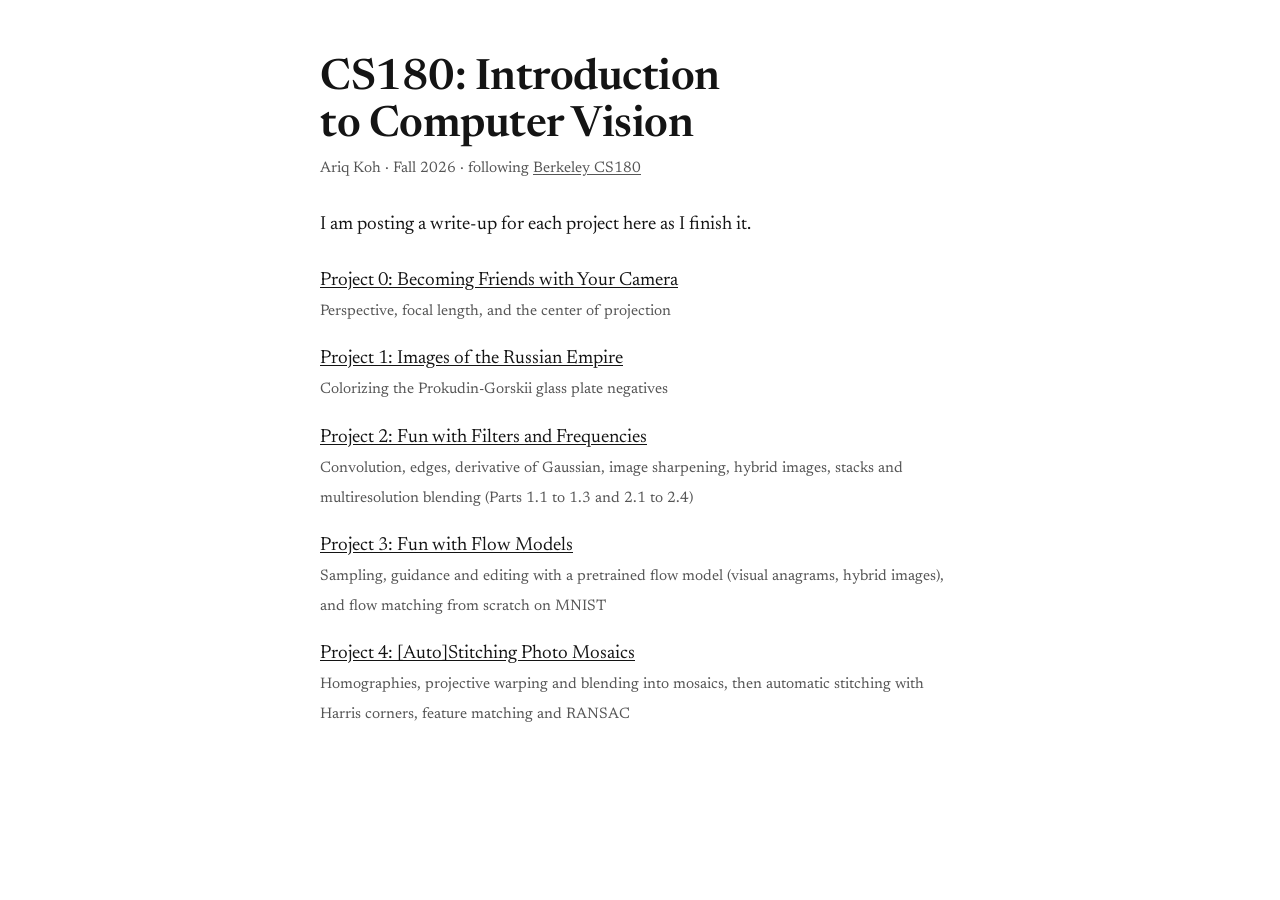
<file: index.html>
<!doctype html>
<html lang="en">
<head>
<meta charset="utf-8">
<meta name="viewport" content="width=device-width, initial-scale=1">
<title>CS180: Introduction to Computer Vision</title>
<meta name="description" content="Project write-ups for CS180 Introduction to Computer Vision, Fall 2026.">
<link rel="preconnect" href="https://fonts.googleapis.com">
<link rel="preconnect" href="https://fonts.gstatic.com" crossorigin>
<link rel="stylesheet" href="https://fonts.googleapis.com/css2?family=Newsreader:ital,opsz,wght@0,6..72,400;0,6..72,600;1,6..72,400&display=swap">
<link rel="stylesheet" href="styles.css">
</head>
<body>
<main class="doc">

  <h1>CS180: Introduction to Computer Vision</h1>
  <p class="sub">
    Ariq Koh · Fall 2026 · 
    following <a href="https://cal-cs180.github.io/fa26/">Berkeley CS180</a>
  </p>

  <p>I am posting a write-up for each project here as I finish it.</p>

  <ul class="projlist">
    <li>
      <a href="proj0/">Project 0: Becoming Friends with Your Camera</a><br>
      <span class="sub">Perspective, focal length, and the center of projection</span>
    </li>
    <li>
      <a href="proj1/">Project 1: Images of the Russian Empire</a><br>
      <span class="sub">Colorizing the Prokudin-Gorskii glass plate negatives</span>
    </li>
    <li>
      <a href="proj2/">Project 2: Fun with Filters and Frequencies</a><br>
      <span class="sub">Convolution, edges, derivative of Gaussian, image sharpening, hybrid images, stacks and multiresolution blending (Parts 1.1 to 1.3 and 2.1 to 2.4)</span>
    </li>
    <li>
      <a href="proj3/">Project 3: Fun with Flow Models</a><br>
      <span class="sub">Sampling, guidance and editing with a pretrained flow model (visual anagrams, hybrid images), and flow matching from scratch on MNIST</span>
    </li>
    <li>
      <a href="proj4/">Project 4: [Auto]Stitching Photo Mosaics</a><br>
      <span class="sub">Homographies, projective warping and blending into mosaics, then automatic stitching with Harris corners, feature matching and RANSAC</span>
    </li>
  </ul>

</main>
</body>
</html>
</file>
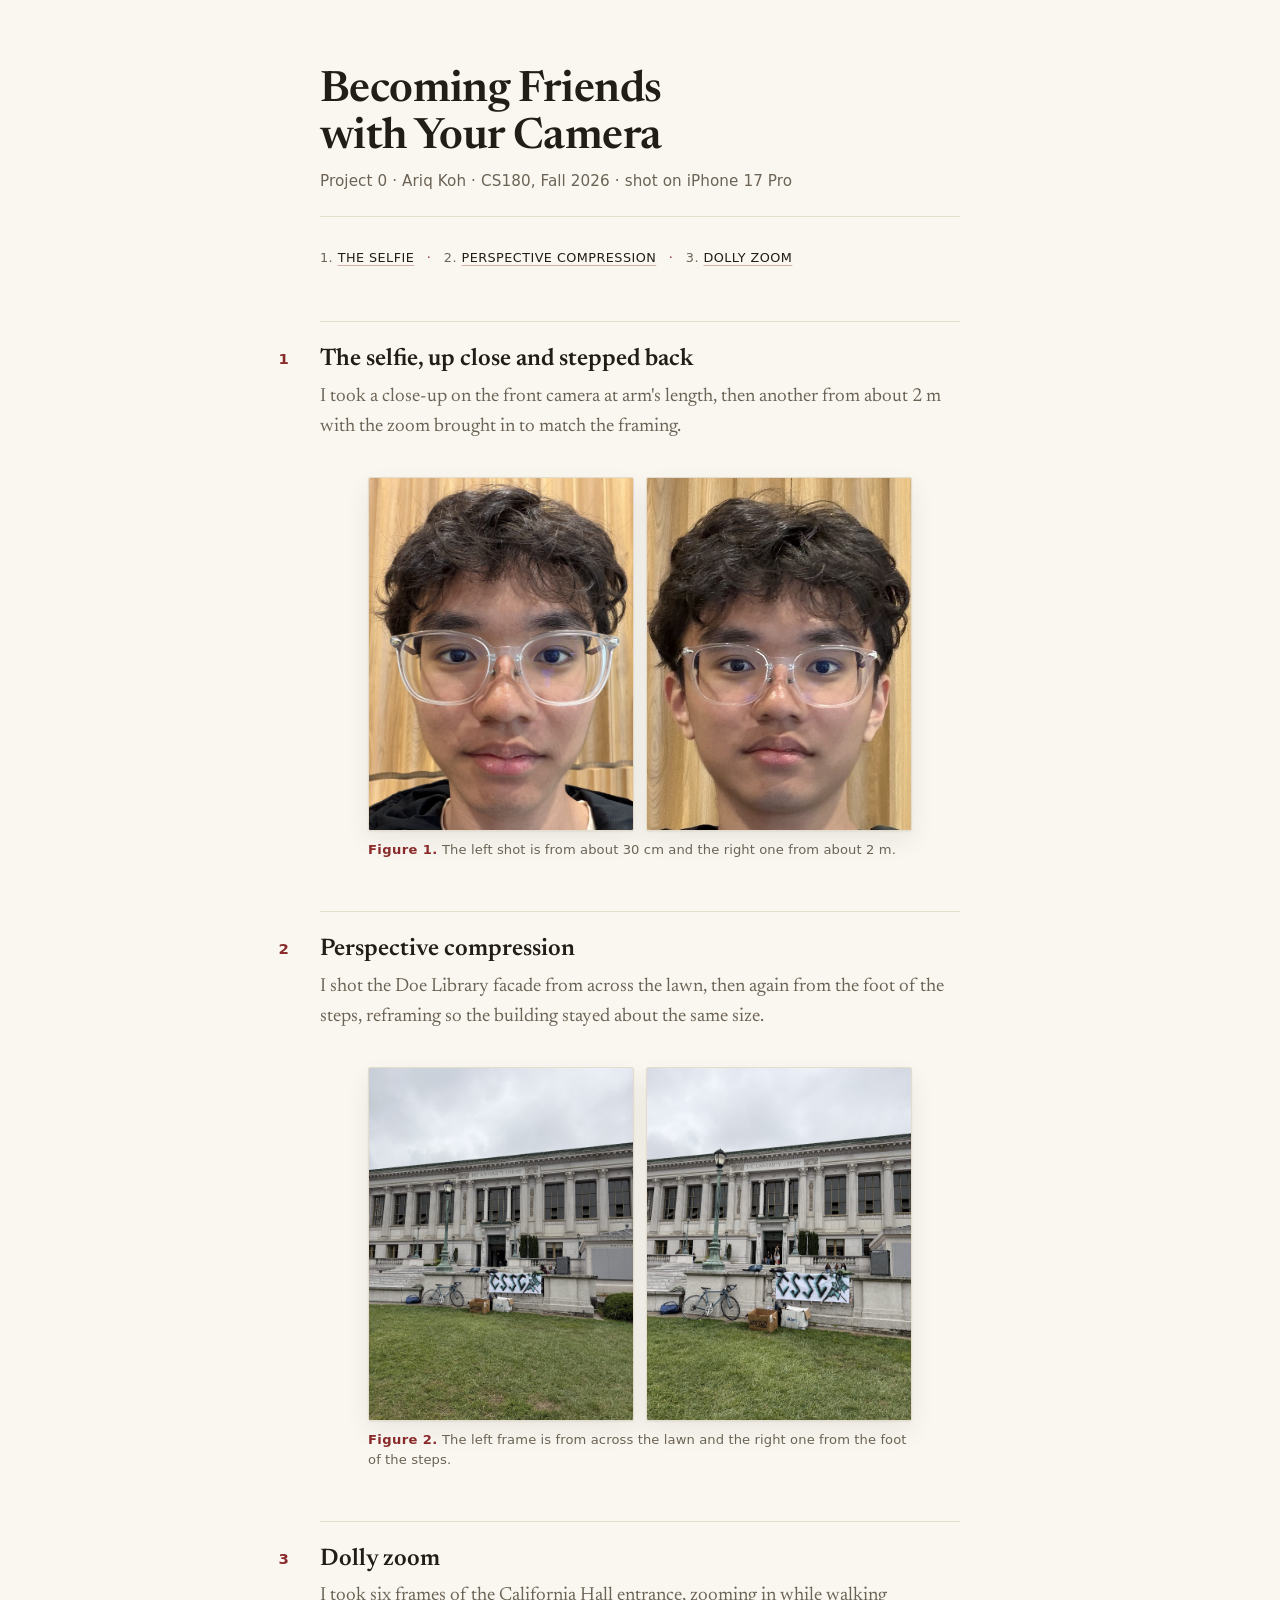
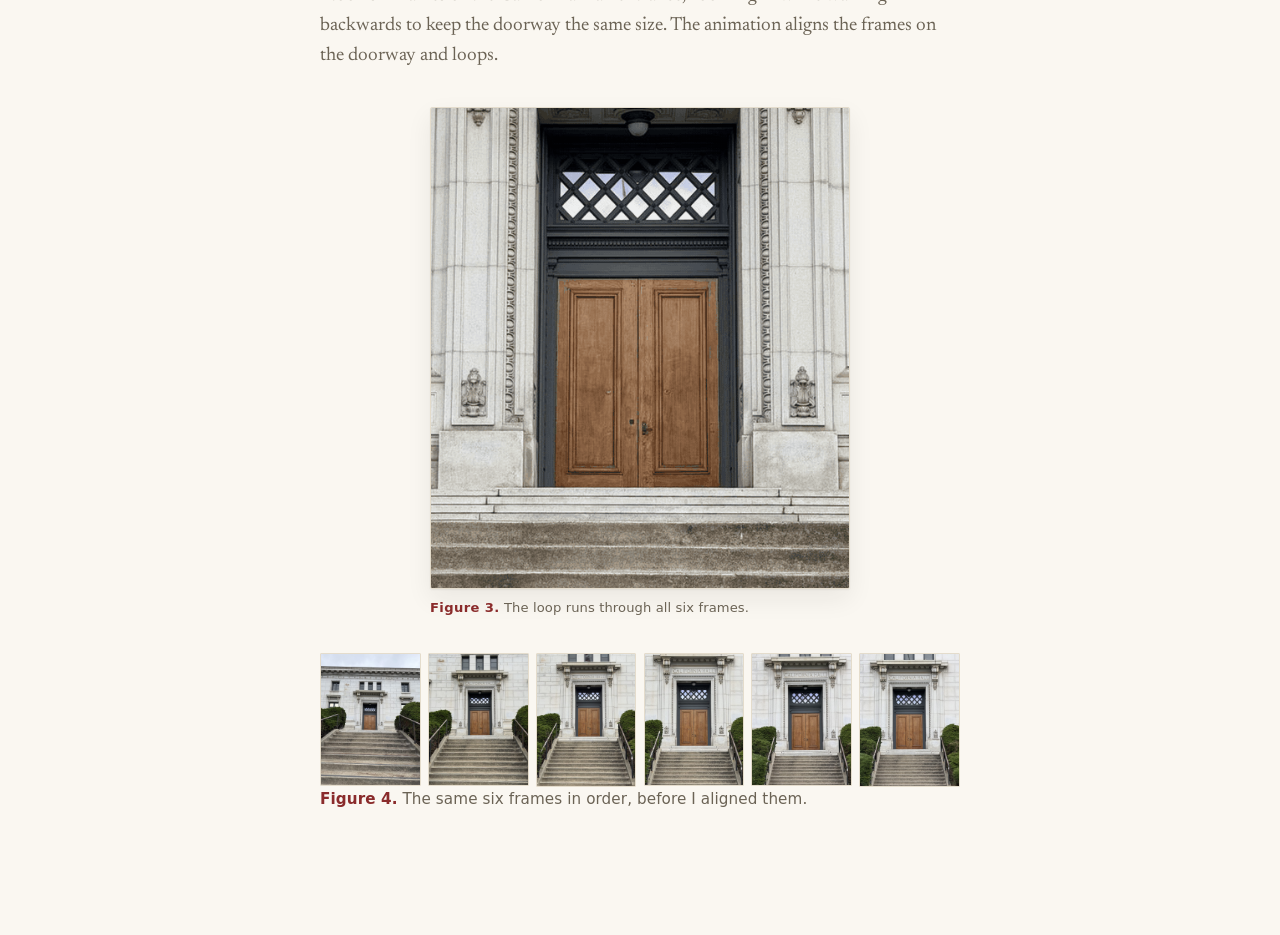
<file: proj0/index.html>
<!doctype html>
<html lang="en">
<head>
<meta charset="utf-8">
<meta name="viewport" content="width=device-width, initial-scale=1">
<title>Project 0: Becoming Friends with Your Camera</title>
<meta name="description" content="CS180 Project 0: three camera exercises on perspective, focal length and the center of projection.">
<link rel="preconnect" href="https://fonts.googleapis.com">
<link rel="preconnect" href="https://fonts.gstatic.com" crossorigin>
<link rel="stylesheet" href="https://fonts.googleapis.com/css2?family=Newsreader:ital,opsz,wght@0,6..72,400;0,6..72,600;1,6..72,400&display=swap">
<link rel="stylesheet" href="../styles.css">
<link rel="stylesheet" href="editorial.css">
</head>
<body>
<main class="doc">

  <h1>Becoming Friends with Your Camera</h1>
  <p class="sub">Project 0 · Ariq Koh · CS180, Fall 2026 · shot on iPhone 17 Pro</p>

  <p class="toc">
    <span class="nb">1. <a href="#s1">The selfie</a></span>
    <span class="sep" aria-hidden="true">·</span>
    <span class="nb">2. <a href="#s2">Perspective compression</a></span>
    <span class="sep" aria-hidden="true">·</span>
    <span class="nb">3. <a href="#s3">Dolly zoom</a></span>
  </p>


  <h2 id="s1"><span class="secno">1</span> The selfie, up close and stepped back</h2>
  <p class="setup">
    I took a close-up on the front camera at arm's length, then another from
    about 2 m with the zoom brought in to match the framing.
  </p>

  <figure class="narrow">
    <div class="pair">
      <img src="media/part1-closeup.jpg" width="1200" height="1600" loading="lazy"
           alt="Selfie taken at arm's length, about 30 cm from the face">
      <img src="media/part1-stepback.jpg" width="885" height="1180" loading="lazy"
           alt="Selfie taken from about 2 m away and zoomed in to match the framing">
    </div>
    <figcaption>
      <b>Figure 1.</b> The left shot is from about 30 cm and the right one from
      about 2 m.
    </figcaption>
  </figure>


  <h2 id="s2"><span class="secno">2</span> Perspective compression</h2>
  <p class="setup">
    I shot the Doe Library facade from across the lawn, then again from the foot
    of the steps, reframing so the building stayed about the same size.
  </p>

  <figure class="narrow">
    <div class="pair">
      <img src="media/part2-far.jpg" width="1350" height="1800" loading="lazy"
           alt="Doe Library photographed from across the lawn">
      <img src="media/part2-near.jpg" width="1350" height="1800" loading="lazy"
           alt="Doe Library photographed from the foot of the steps">
    </div>
    <figcaption>
      <b>Figure 2.</b> The left frame is from across the lawn and the right one
      from the foot of the steps.
    </figcaption>
  </figure>


  <h2 id="s3"><span class="secno">3</span> Dolly zoom</h2>
  <p class="setup">
    I took six frames of the California Hall entrance, zooming in while walking
    backwards to keep the doorway the same size. The animation aligns the frames
    on the doorway and loops.
  </p>

  <figure class="gif">
    <img src="media/part3-dollyzoom.gif" width="500" height="575"
         alt="Animated dolly zoom in which the California Hall doorway stays fixed while the surrounding stonework expands and contracts">
    <figcaption><b>Figure 3.</b> The loop runs through all six frames.</figcaption>
  </figure>

  <div class="stills">
    <figure><img src="media/part3-01.jpg" width="1050" height="1400" loading="lazy" alt="Dolly zoom source frame 1"></figure>
    <figure><img src="media/part3-02.jpg" width="1050" height="1400" loading="lazy" alt="Dolly zoom source frame 2"></figure>
    <figure><img src="media/part3-03.jpg" width="1050" height="1400" loading="lazy" alt="Dolly zoom source frame 3"></figure>
    <figure><img src="media/part3-04.jpg" width="1050" height="1400" loading="lazy" alt="Dolly zoom source frame 4"></figure>
    <figure><img src="media/part3-05.jpg" width="1050" height="1400" loading="lazy" alt="Dolly zoom source frame 5"></figure>
    <figure><img src="media/part3-06.jpg" width="1050" height="1400" loading="lazy" alt="Dolly zoom source frame 6"></figure>
  </div>
  <p class="sub" style="max-width:40rem"><b>Figure 4.</b> The same six frames in order, before I aligned them.</p>

</main>
</body>
</html>
</file>
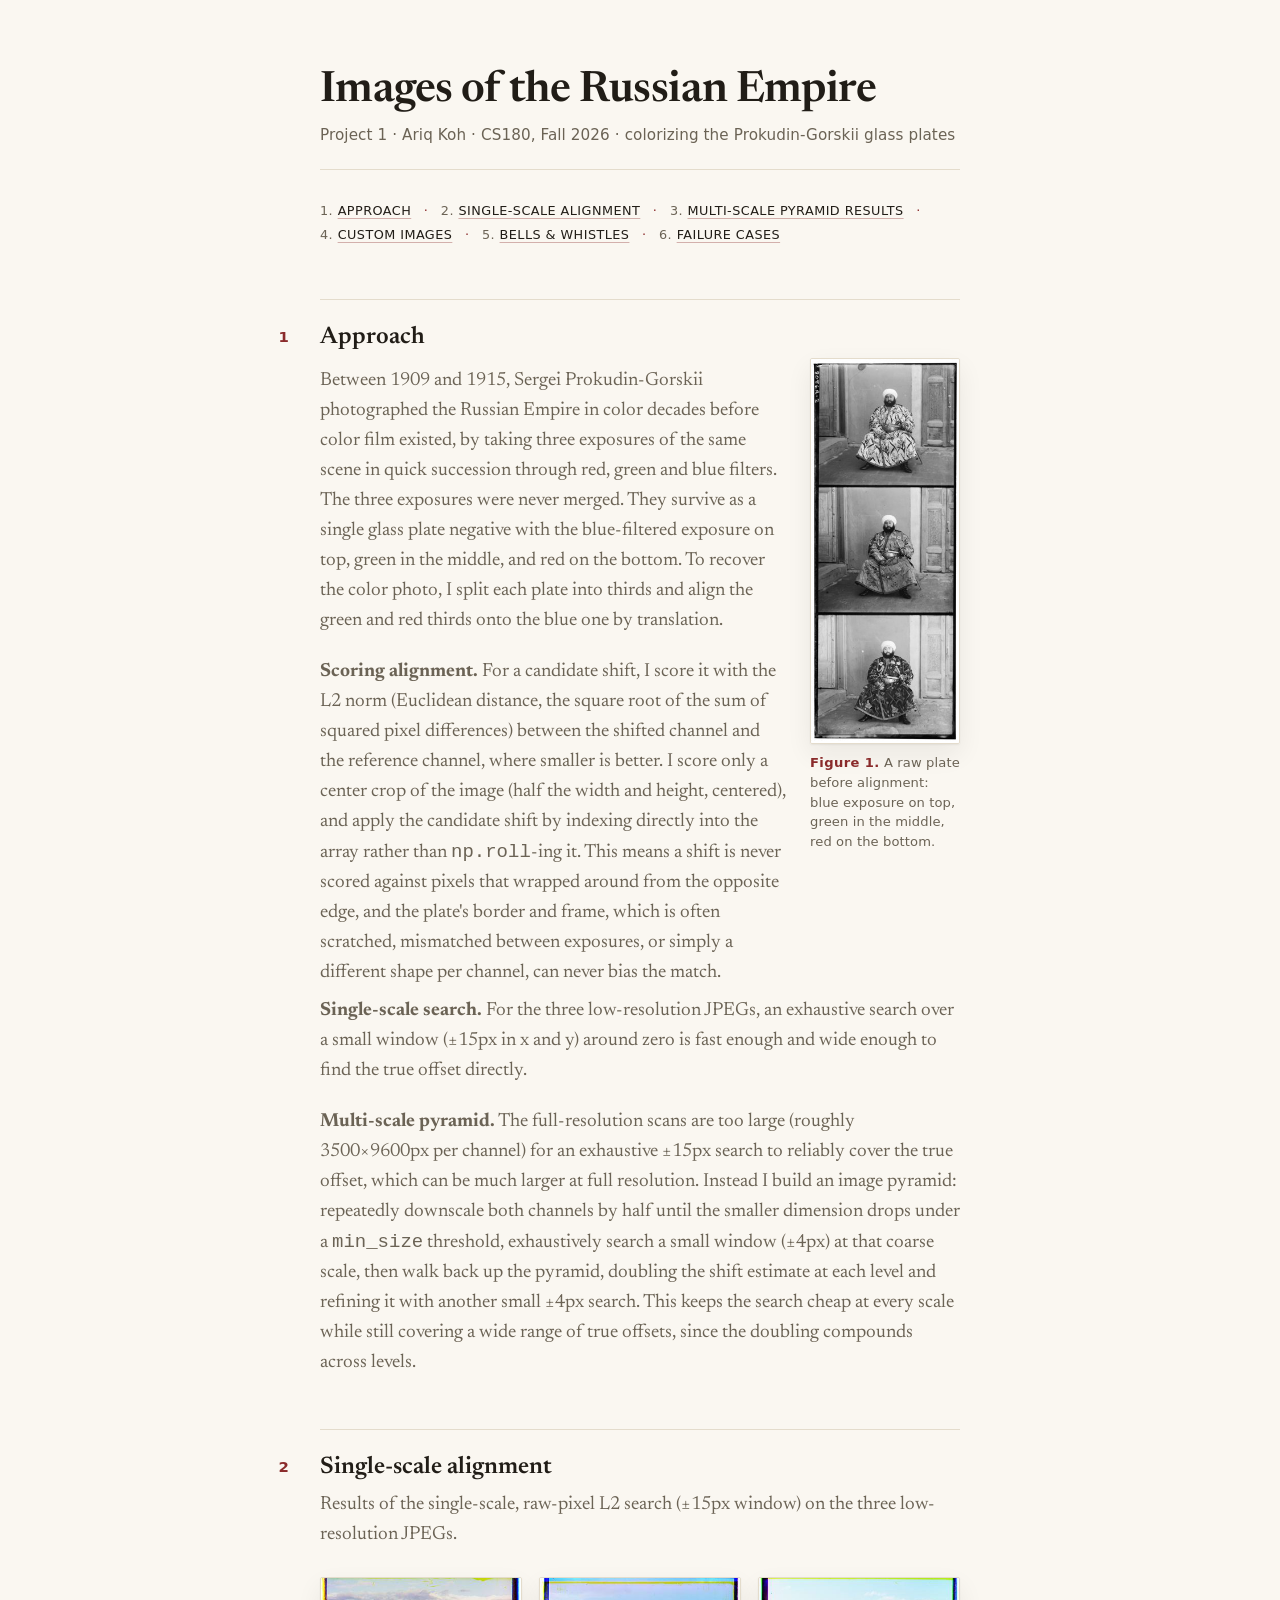
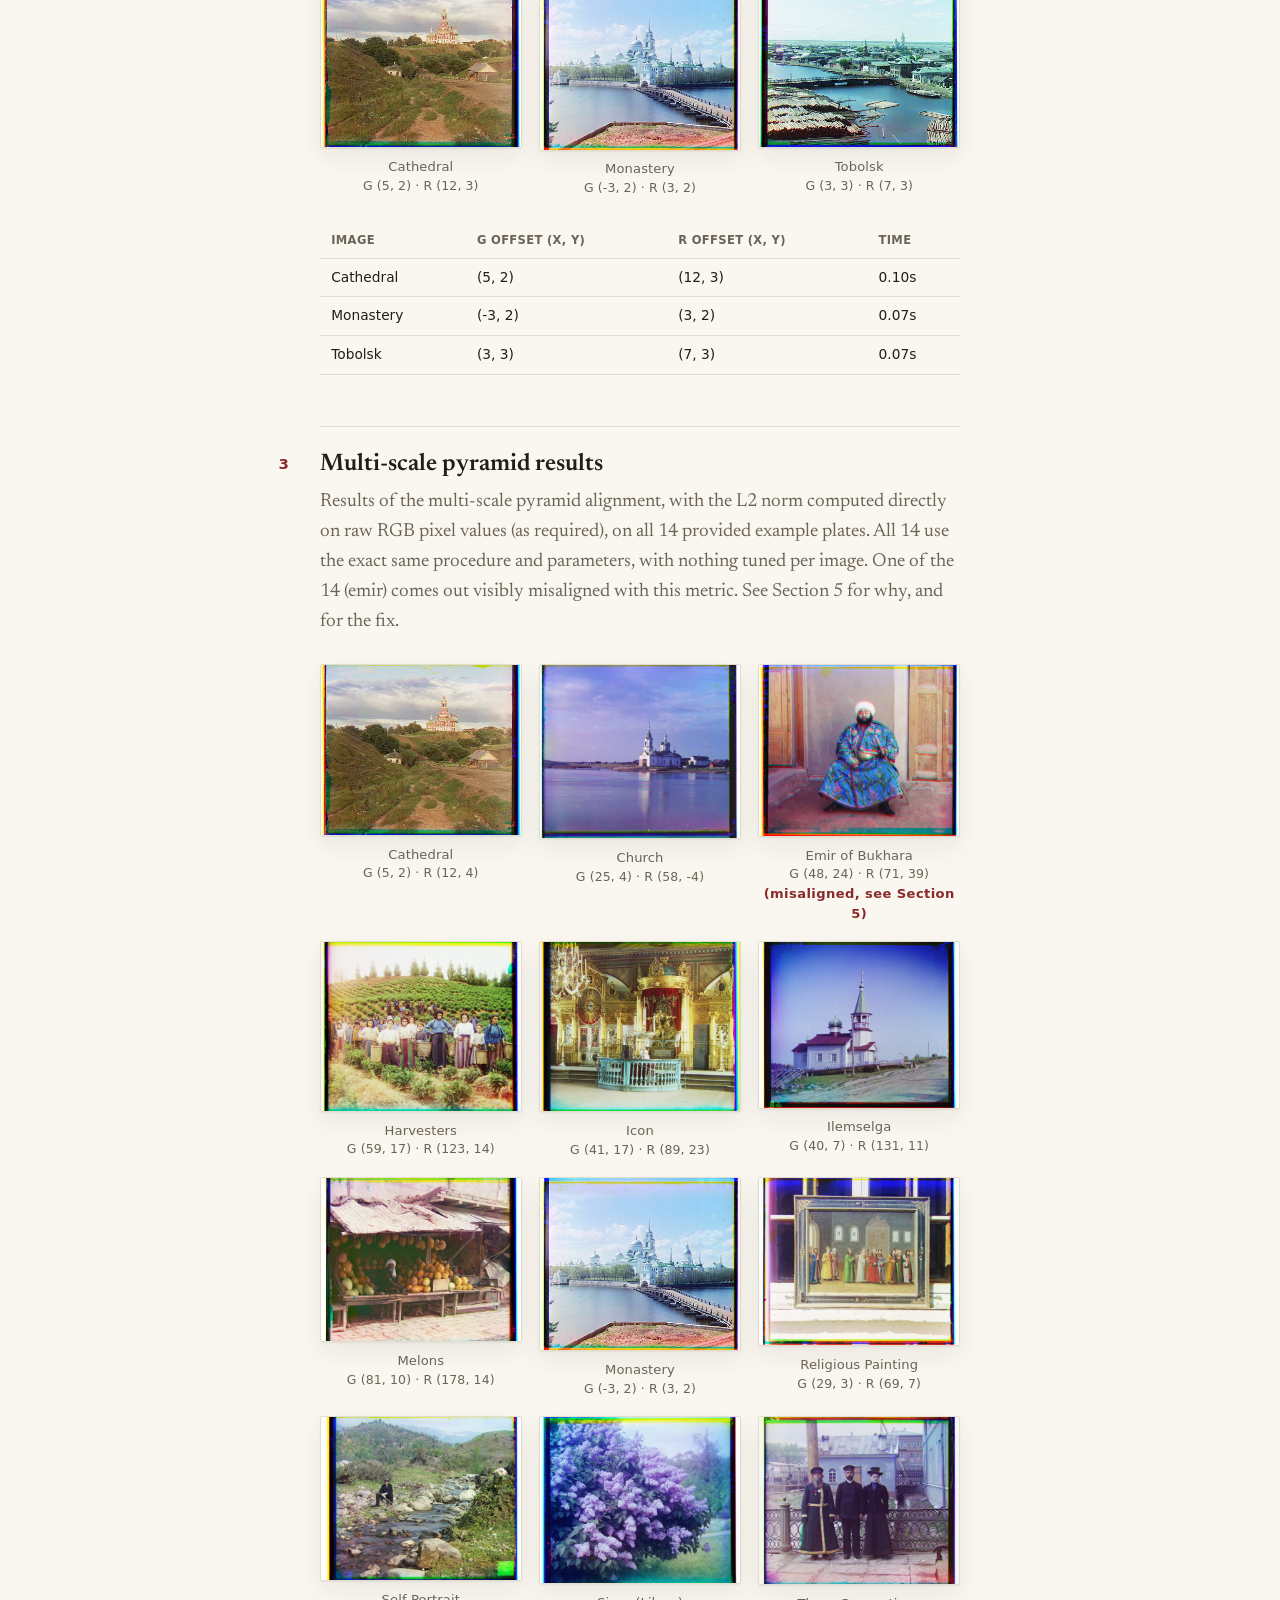
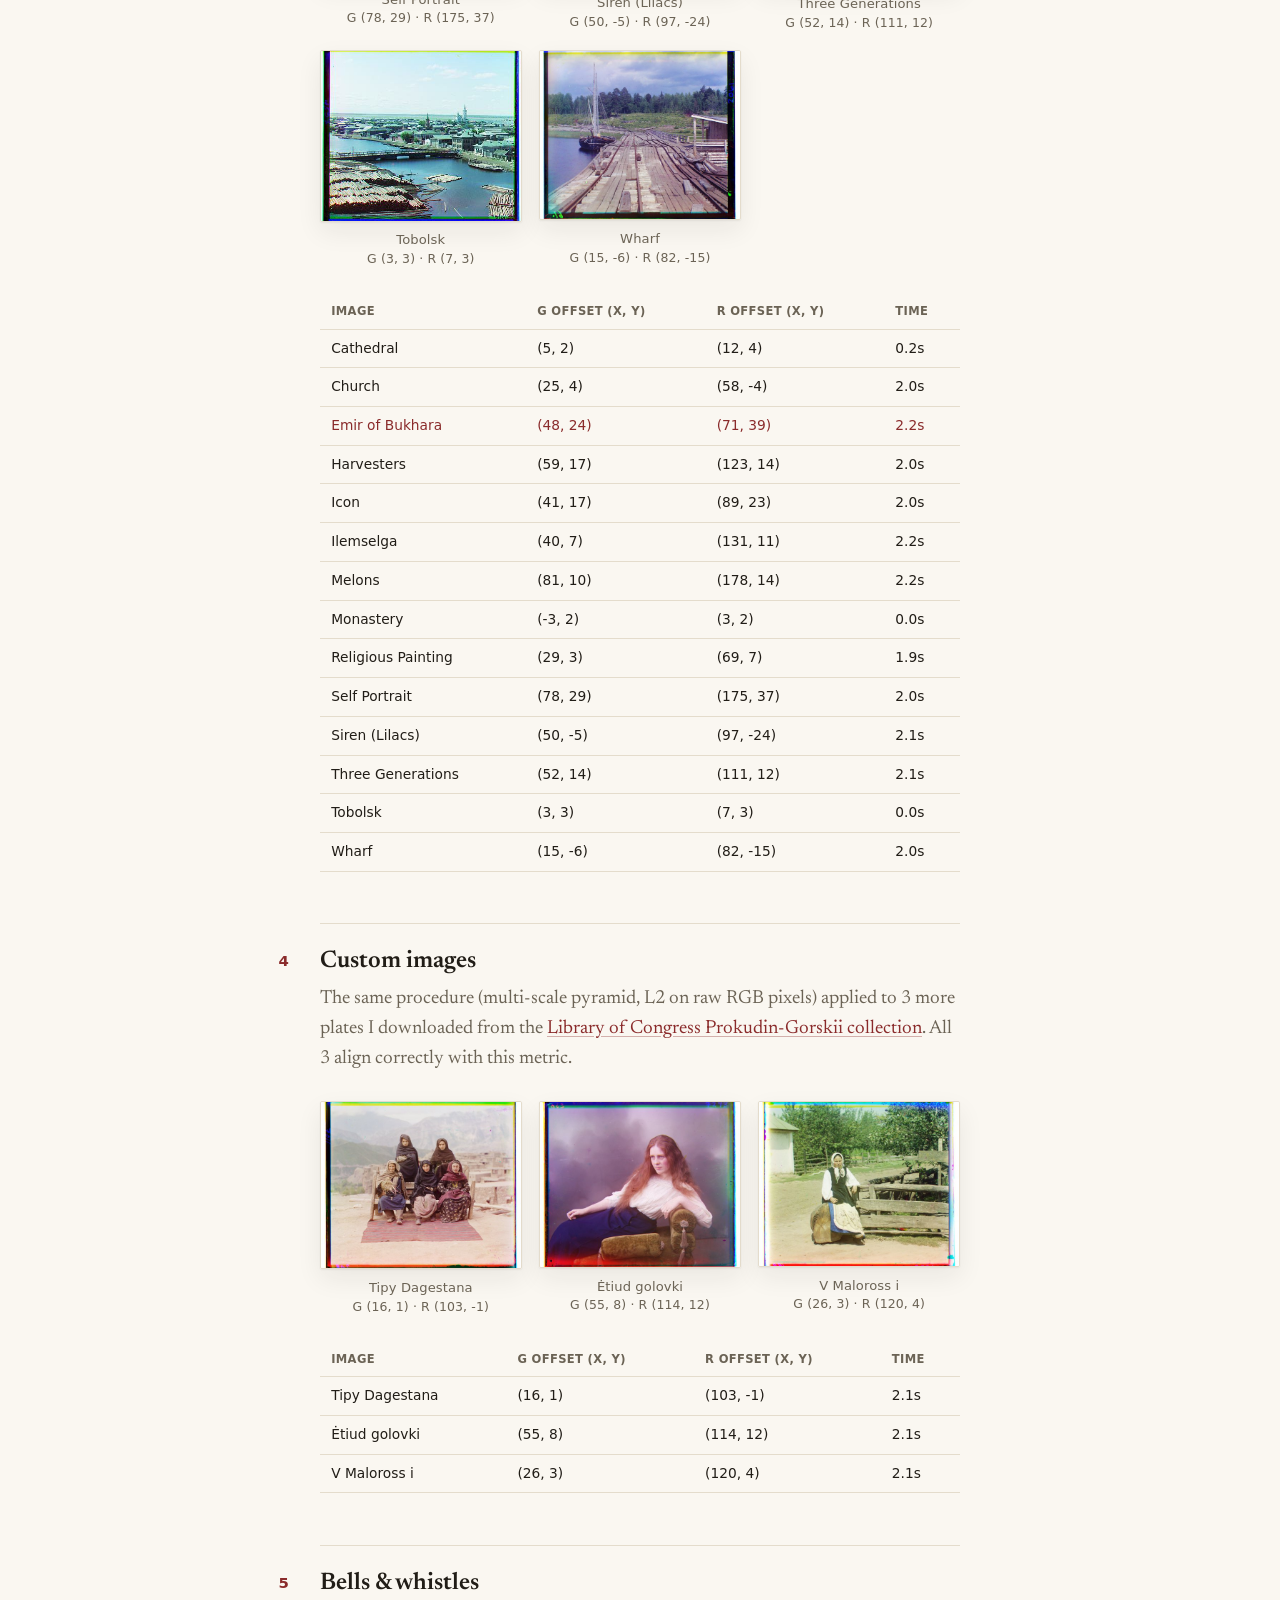
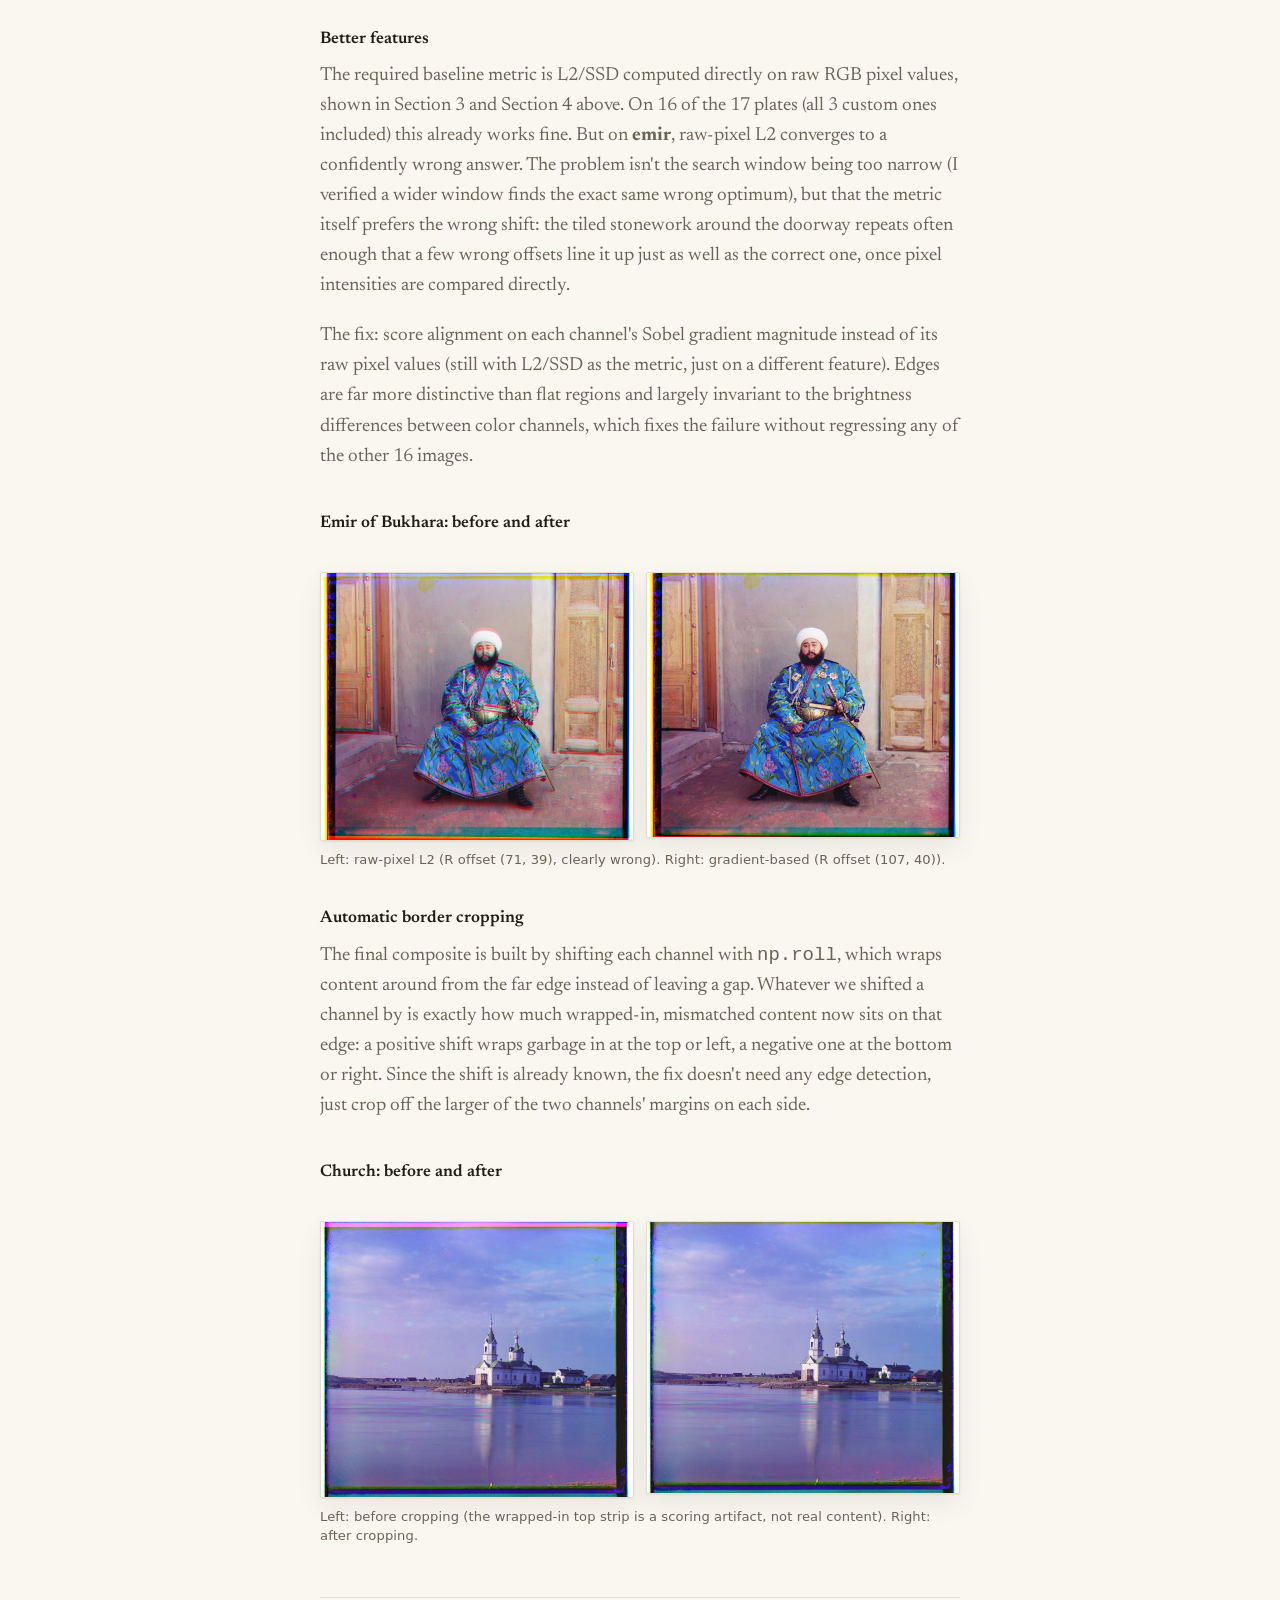
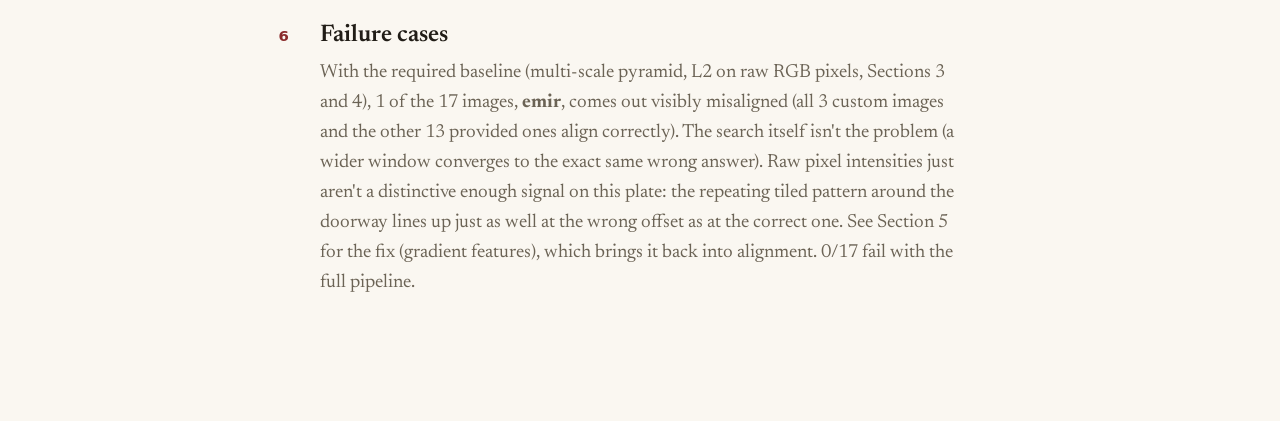
<file: proj1/index.html>
<!doctype html>
<html lang="en">
<head>
<meta charset="utf-8">
<meta name="viewport" content="width=device-width, initial-scale=1">
<title>Project 1: Images of the Russian Empire</title>
<meta name="description" content="CS180 Project 1: colorizing the Prokudin-Gorskii glass plate negatives by aligning color channels.">
<link rel="preconnect" href="https://fonts.googleapis.com">
<link rel="preconnect" href="https://fonts.gstatic.com" crossorigin>
<link rel="stylesheet" href="https://fonts.googleapis.com/css2?family=Newsreader:ital,opsz,wght@0,6..72,400;0,6..72,600;1,6..72,400&display=swap">
<link rel="stylesheet" href="../styles.css">
<link rel="stylesheet" href="editorial.css">
</head>
<body>
<main class="doc">

  <h1>Images of the Russian Empire</h1>
  <p class="sub">Project 1 &middot; Ariq Koh &middot; CS180, Fall 2026 &middot; colorizing the Prokudin-Gorskii glass plates</p>

  <p class="toc">
    <span class="nb">1. <a href="#s1">Approach</a></span>
    <span class="sep" aria-hidden="true">&middot;</span>
    <span class="nb">2. <a href="#s2">Single-scale alignment</a></span>
    <span class="sep" aria-hidden="true">&middot;</span>
    <span class="nb">3. <a href="#s3">Multi-scale pyramid results</a></span>
    <span class="sep" aria-hidden="true">&middot;</span>
    <span class="nb">4. <a href="#s4">Custom images</a></span>
    <span class="sep" aria-hidden="true">&middot;</span>
    <span class="nb">5. <a href="#s5">Bells &amp; whistles</a></span>
    <span class="sep" aria-hidden="true">&middot;</span>
    <span class="nb">6. <a href="#s6">Failure cases</a></span>
  </p>


  <h2 id="s1"><span class="secno">1</span> Approach</h2>
  <div class="intro-flex">
    <div class="intro-text">
      <p class="setup">
        Between 1909 and 1915, Sergei Prokudin-Gorskii photographed the Russian
        Empire in color decades before color film existed, by taking three exposures
        of the same scene in quick succession through red, green and blue filters.
        The three exposures were never merged. They survive as a single glass
        plate negative with the blue-filtered exposure on top, green in the middle,
        and red on the bottom. To recover the color photo, I split each plate into
        thirds and align the green and red thirds onto the blue one by translation.
      </p>

      <p class="setup">
        <b>Scoring alignment.</b> For a candidate shift, I score it with the L2
        norm (Euclidean distance, the square root of the sum of squared
        pixel differences) between the shifted channel and the reference channel,
        where smaller is better. I score only a center crop of the image (half
        the width and height, centered), and apply the candidate shift by
        indexing directly into the array rather than <code>np.roll</code>-ing it.
        This means a shift is never scored against pixels that wrapped around
        from the opposite edge, and the plate's border and frame, which is
        often scratched, mismatched between exposures, or simply a different
        shape per channel, can never bias the match.
      </p>
    </div>

    <figure>
      <img src="media/raw/emir_raw.jpg" width="260" height="676" loading="lazy"
           alt="Raw, unaligned Prokudin-Gorskii glass plate showing three stacked black-and-white exposures">
      <figcaption><b>Figure 1.</b> A raw plate before alignment: blue exposure on top, green in the middle, red on the bottom.</figcaption>
    </figure>
  </div>

  <p class="setup">
    <b>Single-scale search.</b> For the three low-resolution JPEGs, an
    exhaustive search over a small window (&plusmn;15px in x and y) around
    zero is fast enough and wide enough to find the true offset directly.
  </p>

  <p class="setup">
    <b>Multi-scale pyramid.</b> The full-resolution scans are too large
    (roughly 3500&times;9600px per channel) for an exhaustive &plusmn;15px
    search to reliably cover the true offset, which can be much larger at
    full resolution. Instead I build an image pyramid: repeatedly downscale
    both channels by half until the smaller dimension drops under a
    <code>min_size</code> threshold, exhaustively search a small window
    (&plusmn;4px) at that coarse scale, then walk back up the pyramid,
    doubling the shift estimate at each level and refining it with another
    small &plusmn;4px search. This keeps the search cheap at every scale
    while still covering a wide range of true offsets, since the doubling
    compounds across levels.
  </p>

  <h2 id="s2"><span class="secno">2</span> Single-scale alignment</h2>
  <p class="setup">
    Results of the single-scale, raw-pixel L2 search (&plusmn;15px window)
    on the three low-resolution JPEGs.
  </p>

  <div class="resultsgrid">
    <figure>
      <img src="media/single_scale/cathedral_aligned.jpg" width="387" height="329" loading="lazy" alt="Aligned Prokudin-Gorskii plate: Cathedral">
      <figcaption>Cathedral<br><span class="offsets">G (5, 2) &middot; R (12, 3)</span></figcaption>
    </figure>
    <figure>
      <img src="media/single_scale/monastery_aligned.jpg" width="389" height="335" loading="lazy" alt="Aligned Prokudin-Gorskii plate: Monastery">
      <figcaption>Monastery<br><span class="offsets">G (-3, 2) &middot; R (3, 2)</span></figcaption>
    </figure>
    <figure>
      <img src="media/single_scale/tobolsk_aligned.jpg" width="393" height="334" loading="lazy" alt="Aligned Prokudin-Gorskii plate: Tobolsk">
      <figcaption>Tobolsk<br><span class="offsets">G (3, 3) &middot; R (7, 3)</span></figcaption>
    </figure>
  </div>

  <table class="offsets-table">
    <thead><tr><th>Image</th><th>G offset (x, y)</th><th>R offset (x, y)</th><th>Time</th></tr></thead>
    <tbody>
          <tr><td>Cathedral</td><td class="num">(5, 2)</td><td class="num">(12, 3)</td><td class="num">0.10s</td></tr>
          <tr><td>Monastery</td><td class="num">(-3, 2)</td><td class="num">(3, 2)</td><td class="num">0.07s</td></tr>
          <tr><td>Tobolsk</td><td class="num">(3, 3)</td><td class="num">(7, 3)</td><td class="num">0.07s</td></tr>
    </tbody>
  </table>


  <h2 id="s3"><span class="secno">3</span> Multi-scale pyramid results</h2>
  <p class="setup">
    Results of the multi-scale pyramid alignment, with the L2 norm computed
    directly on raw RGB pixel values (as required), on all 14 provided
    example plates. All 14 use the exact same procedure and parameters,
    with nothing tuned per image. One of the 14 (emir) comes out visibly
    misaligned with this metric. See Section 5 for why, and for the fix.
  </p>

  <div class="resultsgrid">
    <figure>
      <img src="media/pyramid_l2/cathedral_aligned.jpg" width="386" height="329" loading="lazy" alt="Aligned Prokudin-Gorskii plate: Cathedral">
      <figcaption>Cathedral<br><span class="offsets">G (5, 2) &middot; R (12, 4)</span></figcaption>
    </figure>
    <figure>
      <img src="media/pyramid_l2/church_aligned.jpg" width="560" height="486" loading="lazy" alt="Aligned Prokudin-Gorskii plate: Church">
      <figcaption>Church<br><span class="offsets">G (25, 4) &middot; R (58, -4)</span></figcaption>
    </figure>
    <figure>
      <img src="media/pyramid_l2/emir_aligned.jpg" width="560" height="480" loading="lazy" alt="Aligned Prokudin-Gorskii plate: Emir of Bukhara">
      <figcaption>Emir of Bukhara<br><span class="offsets">G (48, 24) &middot; R (71, 39)</span> <b>(misaligned, see Section 5)</b></figcaption>
    </figure>
    <figure>
      <img src="media/pyramid_l2/harvesters_aligned.jpg" width="560" height="473" loading="lazy" alt="Aligned Prokudin-Gorskii plate: Harvesters">
      <figcaption>Harvesters<br><span class="offsets">G (59, 17) &middot; R (123, 14)</span></figcaption>
    </figure>
    <figure>
      <img src="media/pyramid_l2/icon_aligned.jpg" width="560" height="475" loading="lazy" alt="Aligned Prokudin-Gorskii plate: Icon">
      <figcaption>Icon<br><span class="offsets">G (41, 17) &middot; R (89, 23)</span></figcaption>
    </figure>
    <figure>
      <img src="media/pyramid_l2/ilemselga_aligned.jpg" width="560" height="464" loading="lazy" alt="Aligned Prokudin-Gorskii plate: Ilemselga">
      <figcaption>Ilemselga<br><span class="offsets">G (40, 7) &middot; R (131, 11)</span></figcaption>
    </figure>
    <figure>
      <img src="media/pyramid_l2/melons_aligned.jpg" width="560" height="457" loading="lazy" alt="Aligned Prokudin-Gorskii plate: Melons">
      <figcaption>Melons<br><span class="offsets">G (81, 10) &middot; R (178, 14)</span></figcaption>
    </figure>
    <figure>
      <img src="media/pyramid_l2/monastery_aligned.jpg" width="389" height="335" loading="lazy" alt="Aligned Prokudin-Gorskii plate: Monastery">
      <figcaption>Monastery<br><span class="offsets">G (-3, 2) &middot; R (3, 2)</span></figcaption>
    </figure>
    <figure>
      <img src="media/pyramid_l2/religous_painting_aligned.jpg" width="560" height="468" loading="lazy" alt="Aligned Prokudin-Gorskii plate: Religious Painting">
      <figcaption>Religious Painting<br><span class="offsets">G (29, 3) &middot; R (69, 7)</span></figcaption>
    </figure>
    <figure>
      <img src="media/pyramid_l2/self_portrait_aligned.jpg" width="560" height="457" loading="lazy" alt="Aligned Prokudin-Gorskii plate: Self Portrait">
      <figcaption>Self Portrait<br><span class="offsets">G (78, 29) &middot; R (175, 37)</span></figcaption>
    </figure>
    <figure>
      <img src="media/pyramid_l2/siren_aligned.jpg" width="560" height="466" loading="lazy" alt="Aligned Prokudin-Gorskii plate: Siren (Lilacs)">
      <figcaption>Siren (Lilacs)<br><span class="offsets">G (50, -5) &middot; R (97, -24)</span></figcaption>
    </figure>
    <figure>
      <img src="media/pyramid_l2/three_generations_aligned.jpg" width="560" height="469" loading="lazy" alt="Aligned Prokudin-Gorskii plate: Three Generations">
      <figcaption>Three Generations<br><span class="offsets">G (52, 14) &middot; R (111, 12)</span></figcaption>
    </figure>
    <figure>
      <img src="media/pyramid_l2/tobolsk_aligned.jpg" width="393" height="334" loading="lazy" alt="Aligned Prokudin-Gorskii plate: Tobolsk">
      <figcaption>Tobolsk<br><span class="offsets">G (3, 3) &middot; R (7, 3)</span></figcaption>
    </figure>
    <figure>
      <img src="media/pyramid_l2/wharf_aligned.jpg" width="560" height="473" loading="lazy" alt="Aligned Prokudin-Gorskii plate: Wharf">
      <figcaption>Wharf<br><span class="offsets">G (15, -6) &middot; R (82, -15)</span></figcaption>
    </figure>
  </div>

  <table class="offsets-table">
    <thead><tr><th>Image</th><th>G offset (x, y)</th><th>R offset (x, y)</th><th>Time</th></tr></thead>
    <tbody>
          <tr><td>Cathedral</td><td class="num">(5, 2)</td><td class="num">(12, 4)</td><td class="num">0.2s</td></tr>
          <tr><td>Church</td><td class="num">(25, 4)</td><td class="num">(58, -4)</td><td class="num">2.0s</td></tr>
          <tr class="fail"><td>Emir of Bukhara</td><td class="num">(48, 24)</td><td class="num">(71, 39)</td><td class="num">2.2s</td></tr>
          <tr><td>Harvesters</td><td class="num">(59, 17)</td><td class="num">(123, 14)</td><td class="num">2.0s</td></tr>
          <tr><td>Icon</td><td class="num">(41, 17)</td><td class="num">(89, 23)</td><td class="num">2.0s</td></tr>
          <tr><td>Ilemselga</td><td class="num">(40, 7)</td><td class="num">(131, 11)</td><td class="num">2.2s</td></tr>
          <tr><td>Melons</td><td class="num">(81, 10)</td><td class="num">(178, 14)</td><td class="num">2.2s</td></tr>
          <tr><td>Monastery</td><td class="num">(-3, 2)</td><td class="num">(3, 2)</td><td class="num">0.0s</td></tr>
          <tr><td>Religious Painting</td><td class="num">(29, 3)</td><td class="num">(69, 7)</td><td class="num">1.9s</td></tr>
          <tr><td>Self Portrait</td><td class="num">(78, 29)</td><td class="num">(175, 37)</td><td class="num">2.0s</td></tr>
          <tr><td>Siren (Lilacs)</td><td class="num">(50, -5)</td><td class="num">(97, -24)</td><td class="num">2.1s</td></tr>
          <tr><td>Three Generations</td><td class="num">(52, 14)</td><td class="num">(111, 12)</td><td class="num">2.1s</td></tr>
          <tr><td>Tobolsk</td><td class="num">(3, 3)</td><td class="num">(7, 3)</td><td class="num">0.0s</td></tr>
          <tr><td>Wharf</td><td class="num">(15, -6)</td><td class="num">(82, -15)</td><td class="num">2.0s</td></tr>
    </tbody>
  </table>


  <h2 id="s4"><span class="secno">4</span> Custom images</h2>
  <p class="setup">
    The same procedure (multi-scale pyramid, L2 on raw RGB pixels) applied
    to 3 more plates I downloaded from the
    <a href="https://www.loc.gov/collections/prokudin-gorskii/?st=grid">Library
    of Congress Prokudin-Gorskii collection</a>. All 3 align correctly with
    this metric.
  </p>

  <div class="resultsgrid">
    <figure>
      <img src="media/pyramid_l2/dagestan_group_aligned.jpg" width="560" height="467" loading="lazy" alt="Aligned Prokudin-Gorskii plate: Tipy Dagestana">
      <figcaption>Tipy Dagestana<br><span class="offsets">G (16, 1) &middot; R (103, -1)</span></figcaption>
    </figure>
    <figure>
      <img src="media/pyramid_l2/portrait_aligned.jpg" width="560" height="463" loading="lazy" alt="Aligned Prokudin-Gorskii plate: Ėtiud golovki">
      <figcaption>Ėtiud golovki<br><span class="offsets">G (55, 8) &middot; R (114, 12)</span></figcaption>
    </figure>
    <figure>
      <img src="media/pyramid_l2/ukraine_fence_aligned.jpg" width="560" height="460" loading="lazy" alt="Aligned Prokudin-Gorskii plate: V Maloross i">
      <figcaption>V Maloross i<br><span class="offsets">G (26, 3) &middot; R (120, 4)</span></figcaption>
    </figure>
  </div>

  <table class="offsets-table">
    <thead><tr><th>Image</th><th>G offset (x, y)</th><th>R offset (x, y)</th><th>Time</th></tr></thead>
    <tbody>
          <tr><td>Tipy Dagestana</td><td class="num">(16, 1)</td><td class="num">(103, -1)</td><td class="num">2.1s</td></tr>
          <tr><td>Ėtiud golovki</td><td class="num">(55, 8)</td><td class="num">(114, 12)</td><td class="num">2.1s</td></tr>
          <tr><td>V Maloross i</td><td class="num">(26, 3)</td><td class="num">(120, 4)</td><td class="num">2.1s</td></tr>
    </tbody>
  </table>


  <h2 id="s5"><span class="secno">5</span> Bells &amp; whistles</h2>

  <h3>Better features</h3>
  <p class="setup">
    The required baseline metric is L2/SSD computed directly on raw RGB
    pixel values, shown in Section 3 and Section 4 above. On 16 of the 17
    plates (all 3 custom ones included) this already works fine. But on
    <b>emir</b>, raw-pixel L2 converges to a confidently wrong answer. The
    problem isn't the search window being too narrow (I verified a wider
    window finds the exact same wrong optimum), but that the metric itself
    prefers the wrong shift: the tiled stonework around the doorway repeats
    often enough that a few wrong offsets line it up just as well as the
    correct one, once pixel intensities are compared directly.
  </p>
  <p class="setup">
    The fix: score alignment on each channel's Sobel gradient magnitude
    instead of its raw pixel values (still with L2/SSD as the metric, just
    on a different feature). Edges are far more distinctive than flat
    regions and largely invariant to the brightness differences between
    color channels, which fixes the failure without regressing any of the
    other 16 images.
  </p>

  <div class="bw-block">
    <h3>Emir of Bukhara: before and after</h3>
    <figure>
      <div class="pair">
      <img src="media/pyramid_l2/emir_aligned.jpg" width="560" height="480" loading="lazy" alt="raw-pixel L2 (before) alignment of emir">
      <img src="media/golden/emir_aligned.jpg" width="560" height="474" loading="lazy" alt="gradient-based (after) alignment of emir">
      </div>
      <figcaption>Left: raw-pixel L2 (R offset (71, 39), clearly wrong). Right: gradient-based (R offset (107, 40)).</figcaption>
    </figure>
  </div>

  <h3>Automatic border cropping</h3>
  <p class="setup">
    The final composite is built by shifting each channel with
    <code>np.roll</code>, which wraps content around from the far edge
    instead of leaving a gap. Whatever we shifted a channel by is exactly
    how much wrapped-in, mismatched content now sits on that edge: a
    positive shift wraps garbage in at the top or left, a negative one at
    the bottom or right. Since the shift is already known, the fix doesn't
    need any edge detection, just crop off the larger of the two channels'
    margins on each side.
  </p>

  <div class="bw-block">
    <h3>Church: before and after</h3>
    <figure>
      <div class="pair">
      <img src="media/uncropped/church_aligned.jpg" width="560" height="493" loading="lazy" alt="before cropping alignment of church">
      <img src="media/golden/church_aligned.jpg" width="560" height="486" loading="lazy" alt="after cropping alignment of church">
      </div>
      <figcaption>Left: before cropping (the wrapped-in top strip is a scoring artifact, not real content). Right: after cropping.</figcaption>
    </figure>
  </div>


  <h2 id="s6"><span class="secno">6</span> Failure cases</h2>
  <p class="setup">
    With the required baseline (multi-scale pyramid, L2 on raw RGB pixels,
    Sections 3 and 4), 1 of the 17 images, <b>emir</b>, comes out visibly
    misaligned (all 3 custom images and the other 13 provided ones align
    correctly). The search itself isn't the problem (a wider window
    converges to the exact same wrong answer). Raw pixel intensities just
    aren't a distinctive enough signal on this plate: the repeating tiled
    pattern around the doorway lines up just as well at the wrong offset as
    at the correct one. See Section 5 for the fix (gradient features),
    which brings it back into alignment. 0/17 fail with the full pipeline.
  </p>

</main>
</body>
</html>
</file>
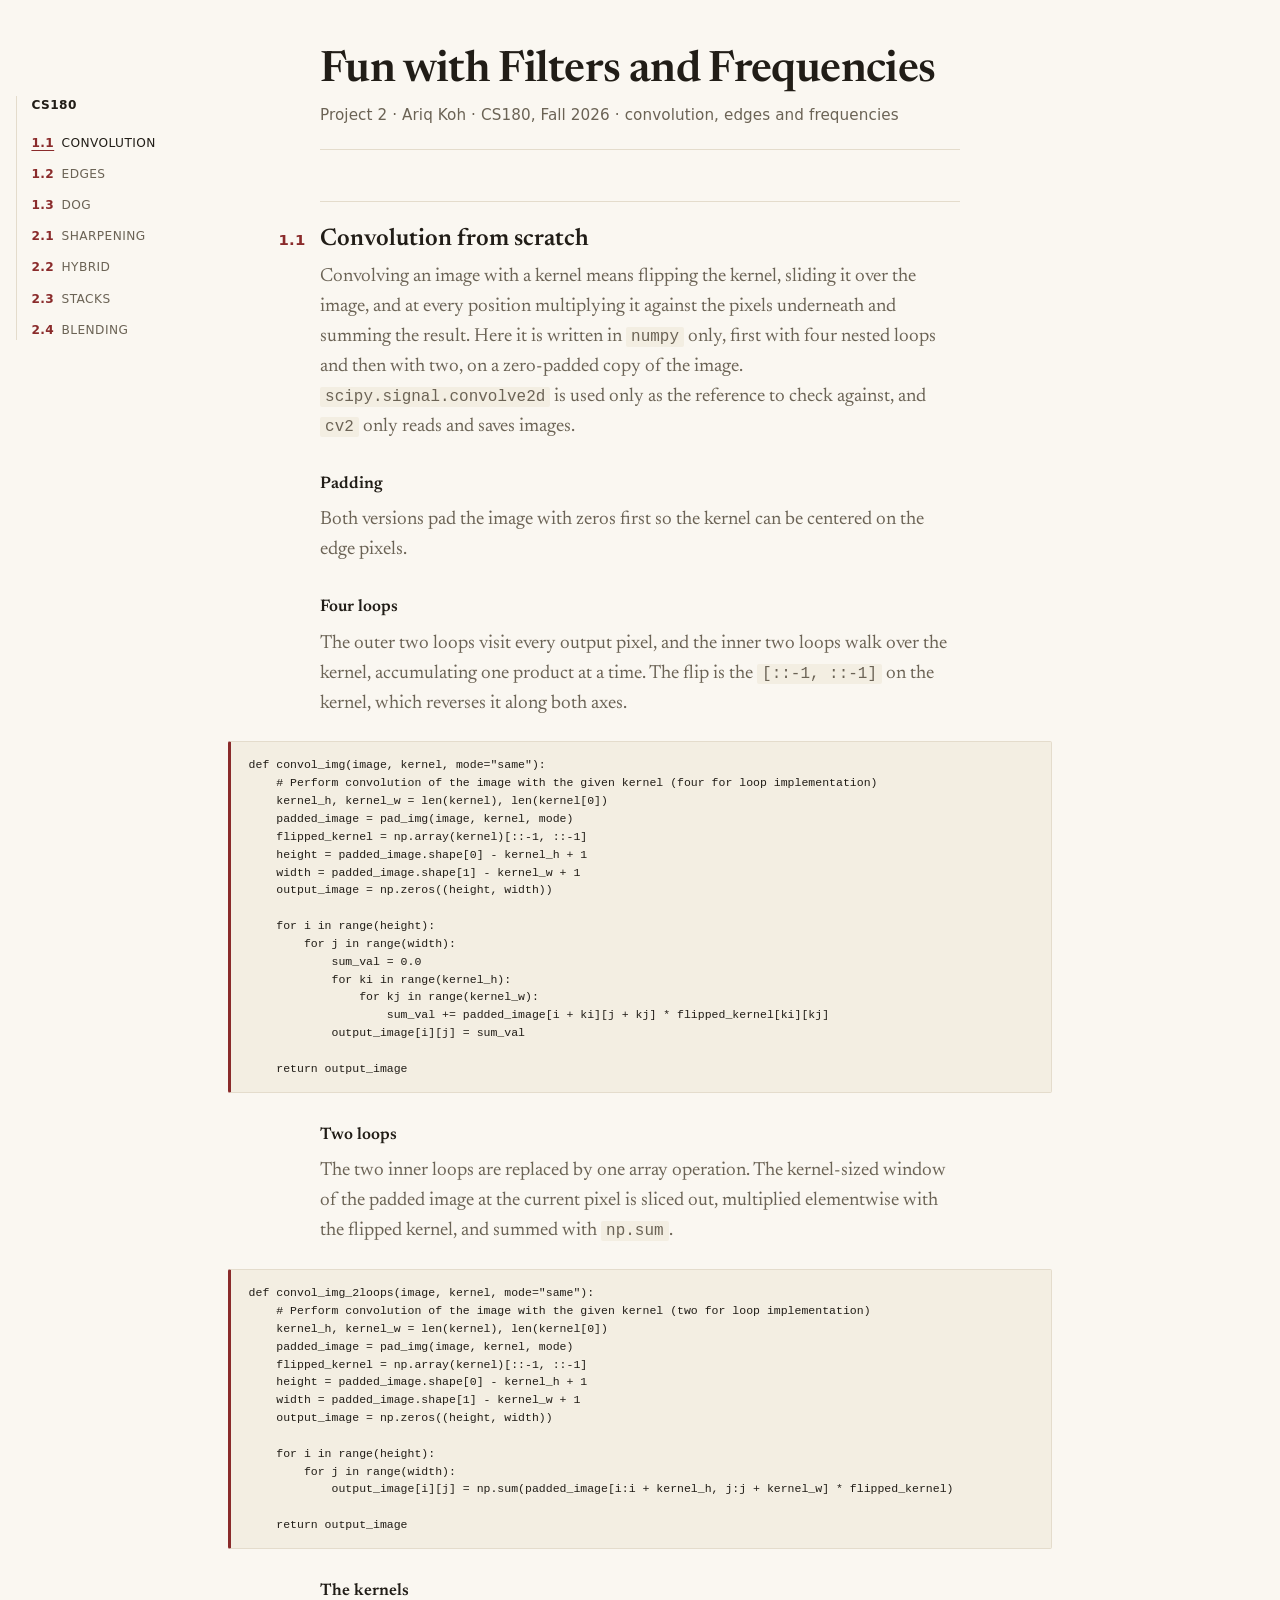
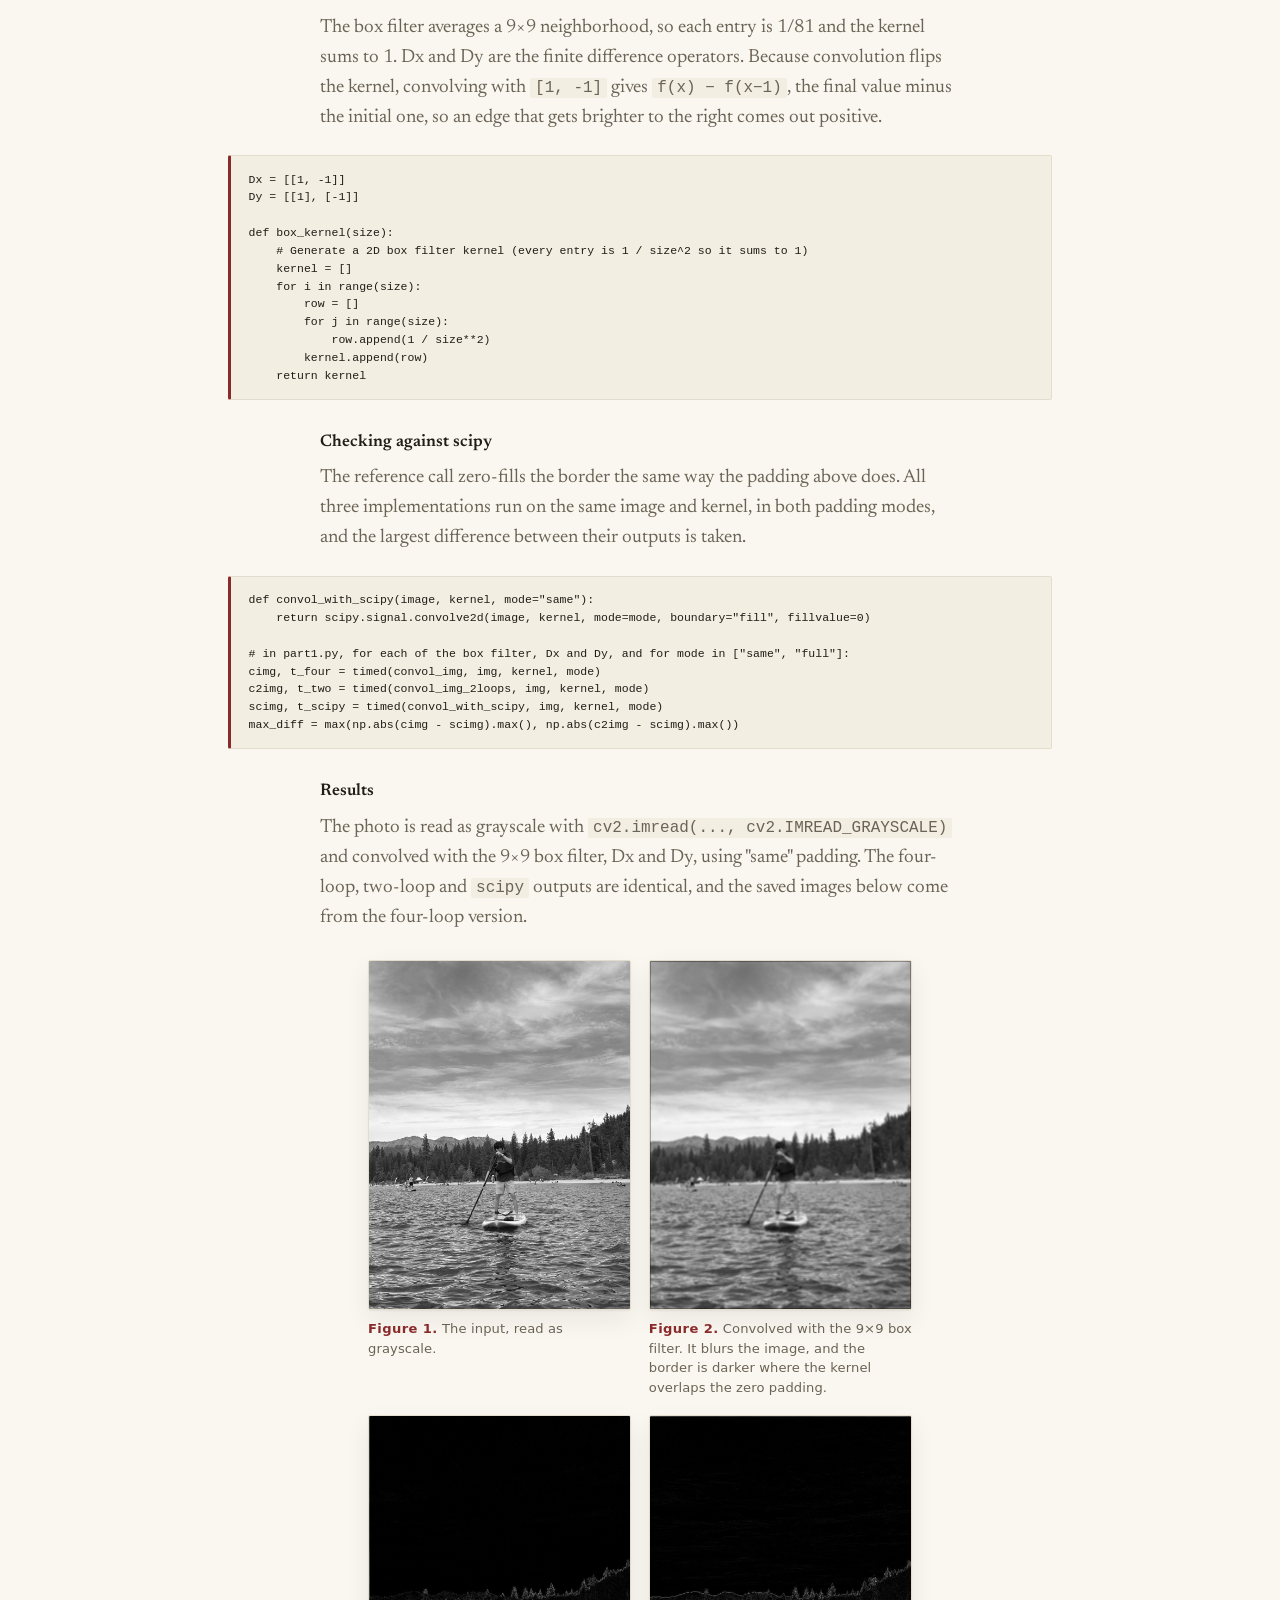
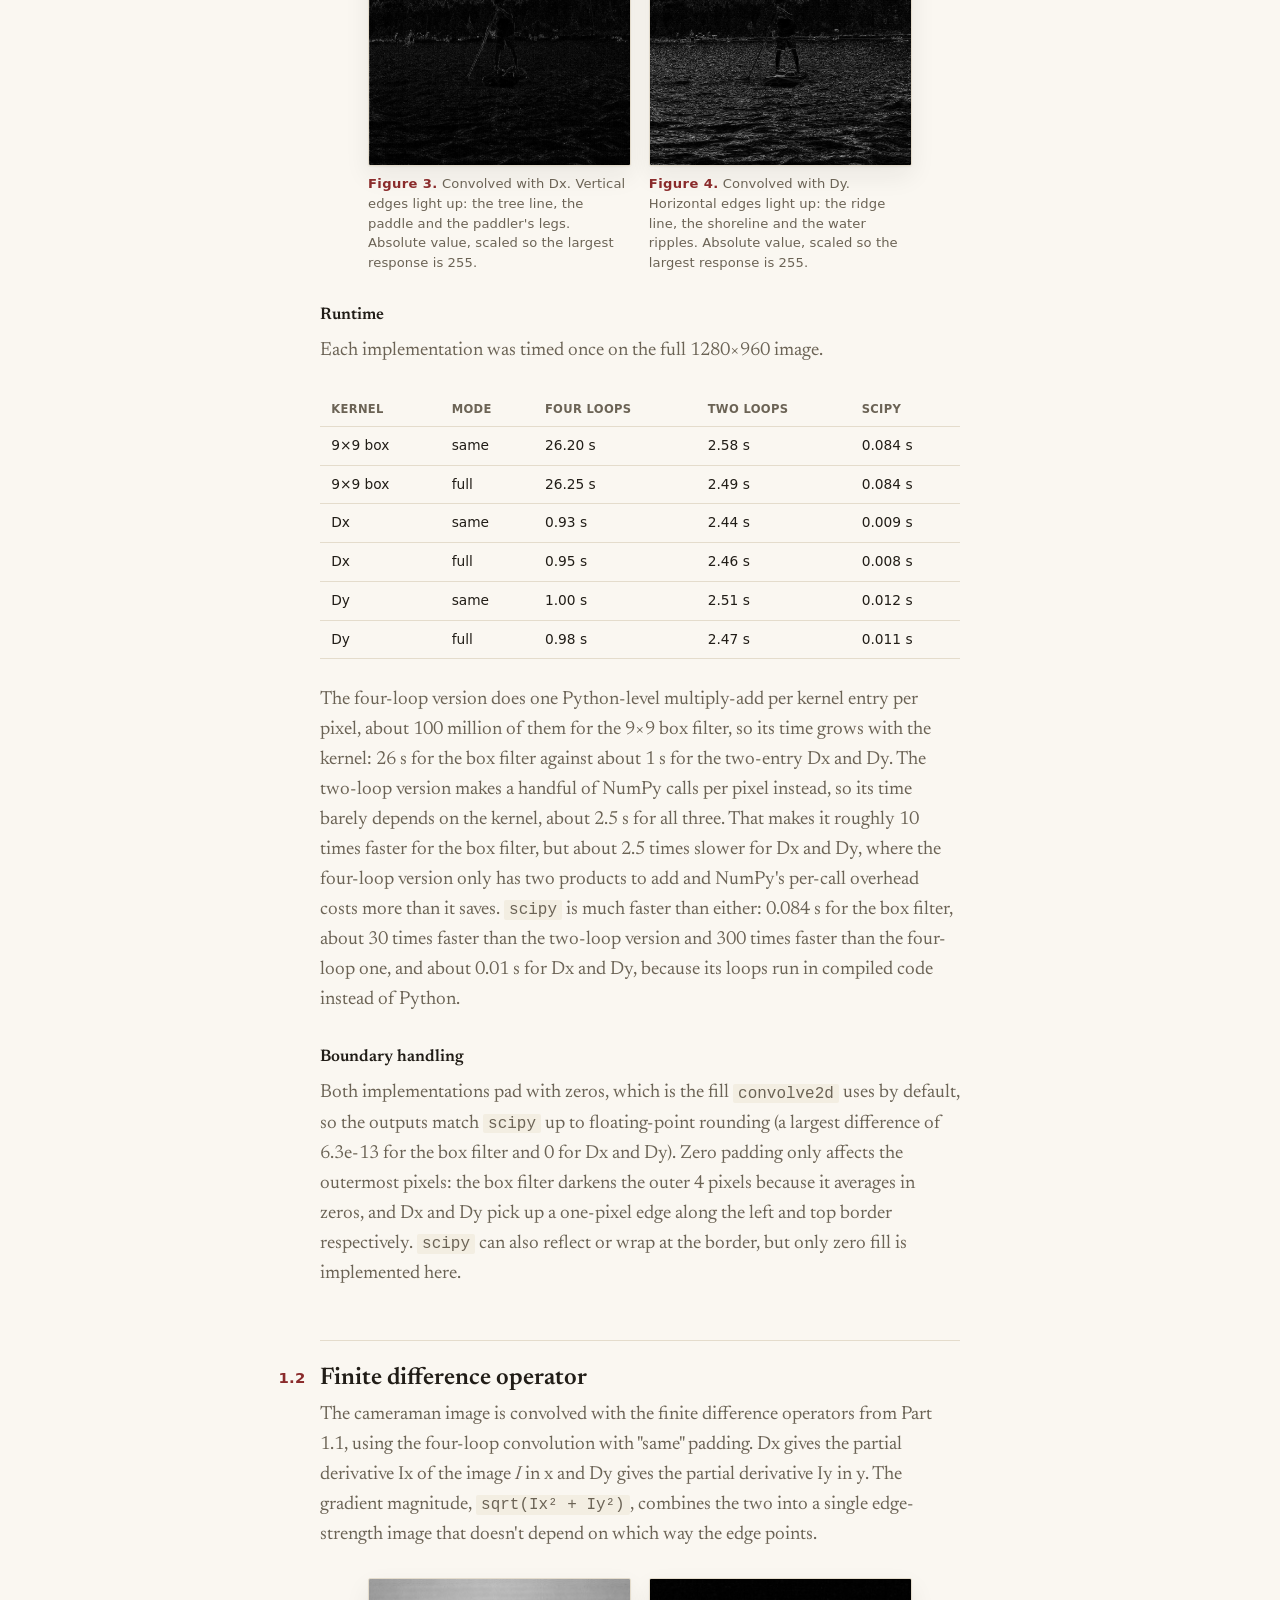
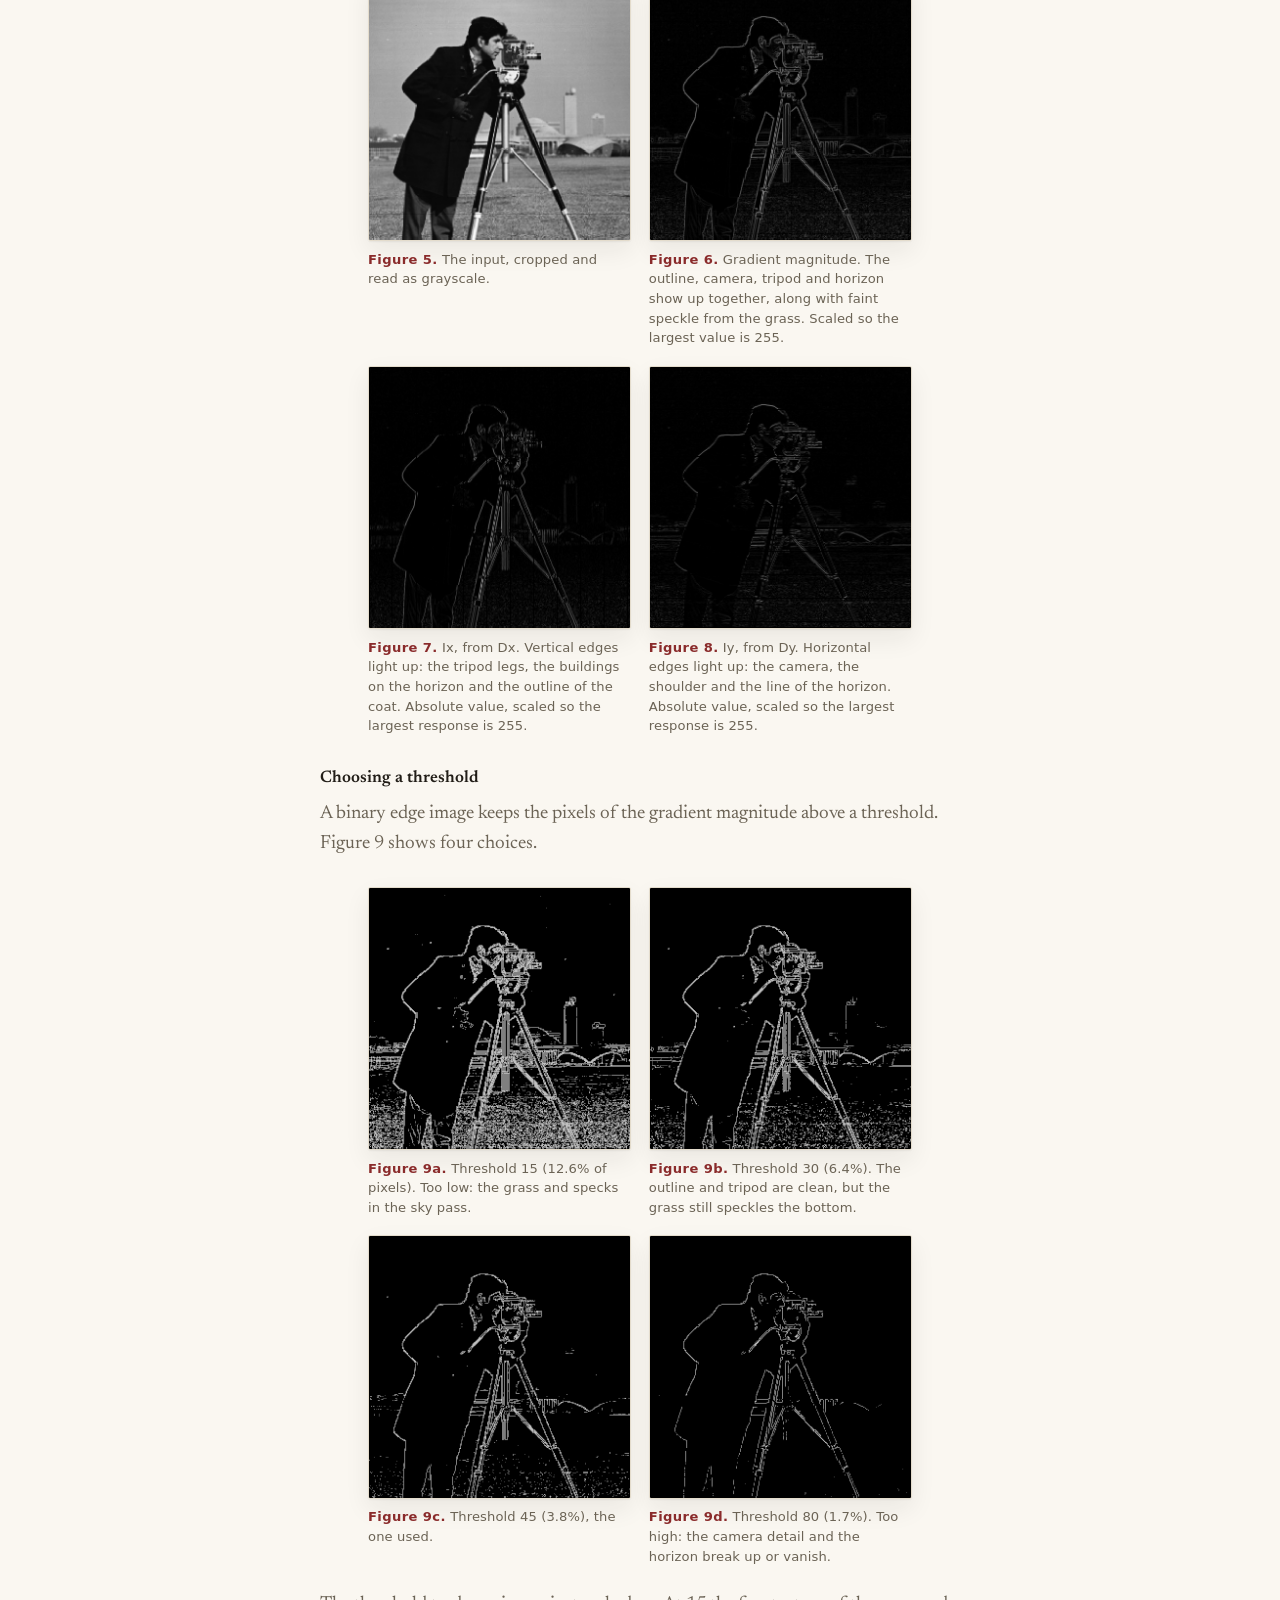
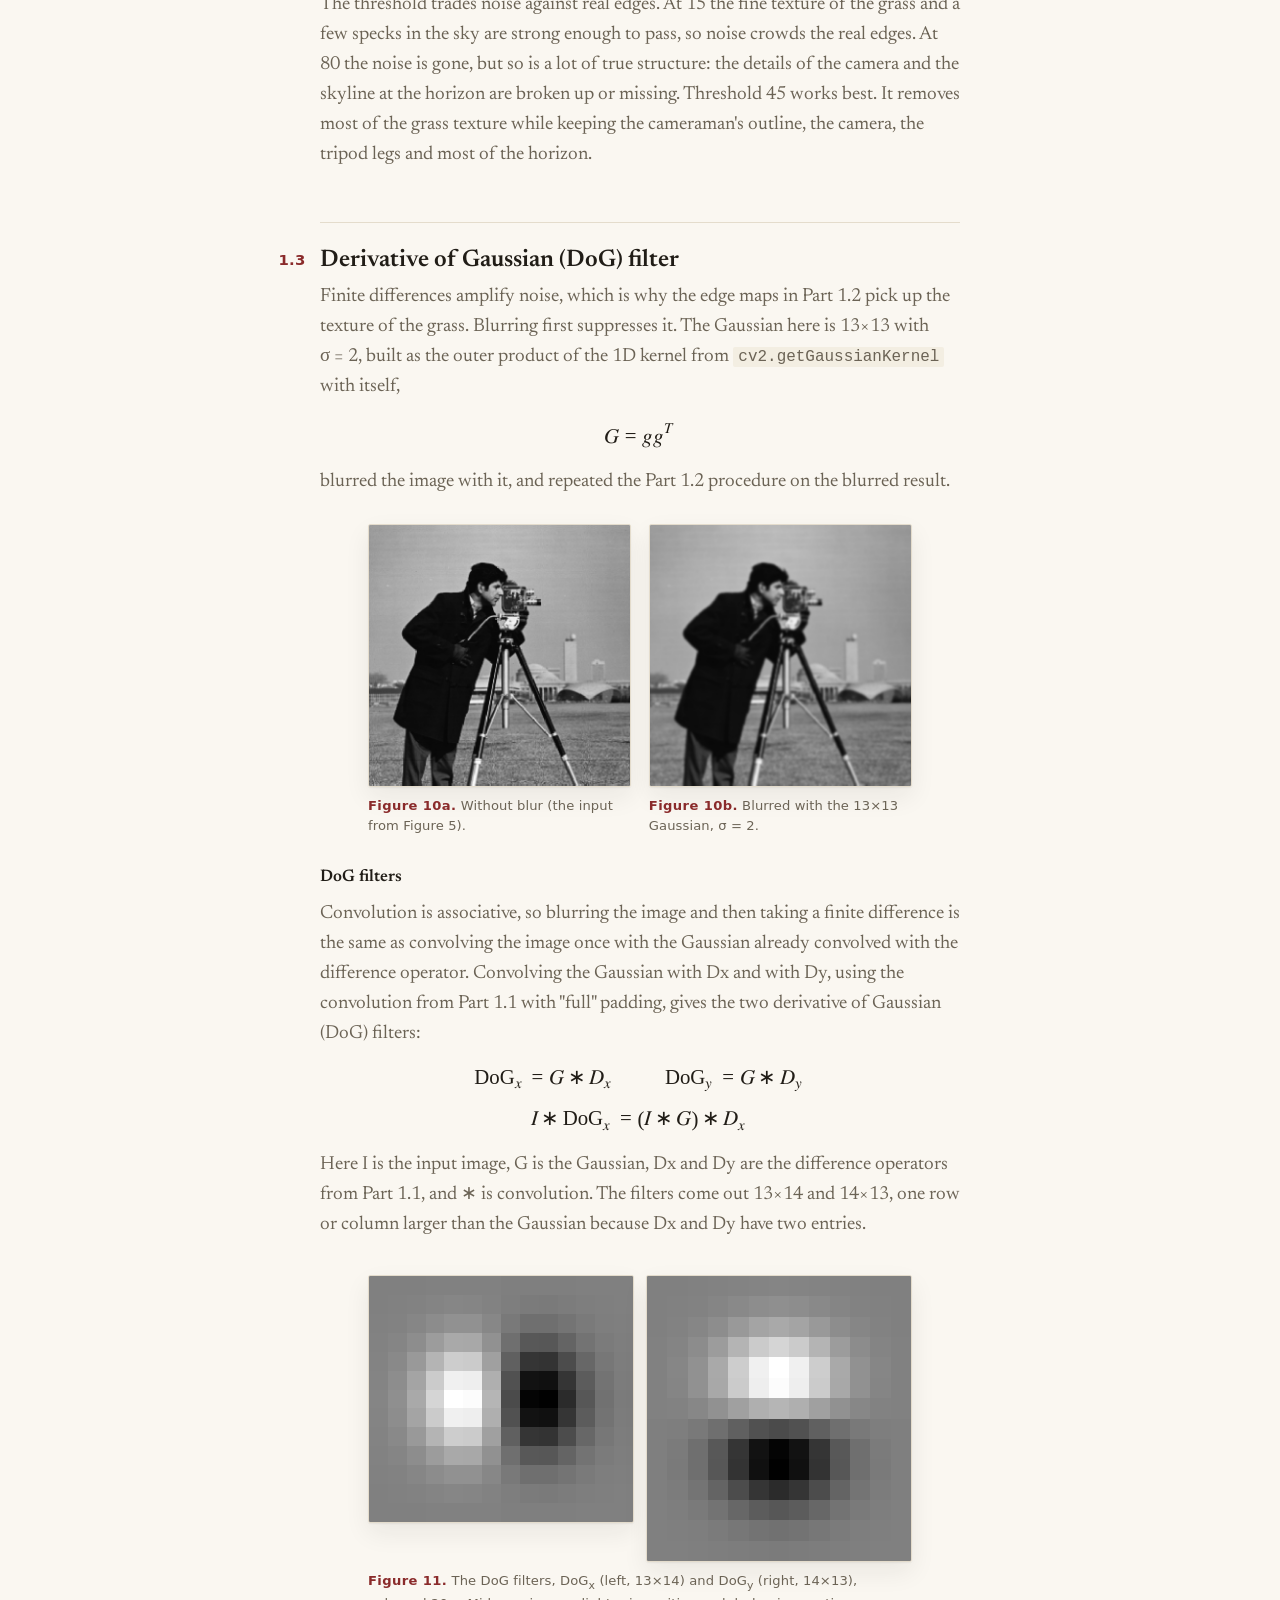
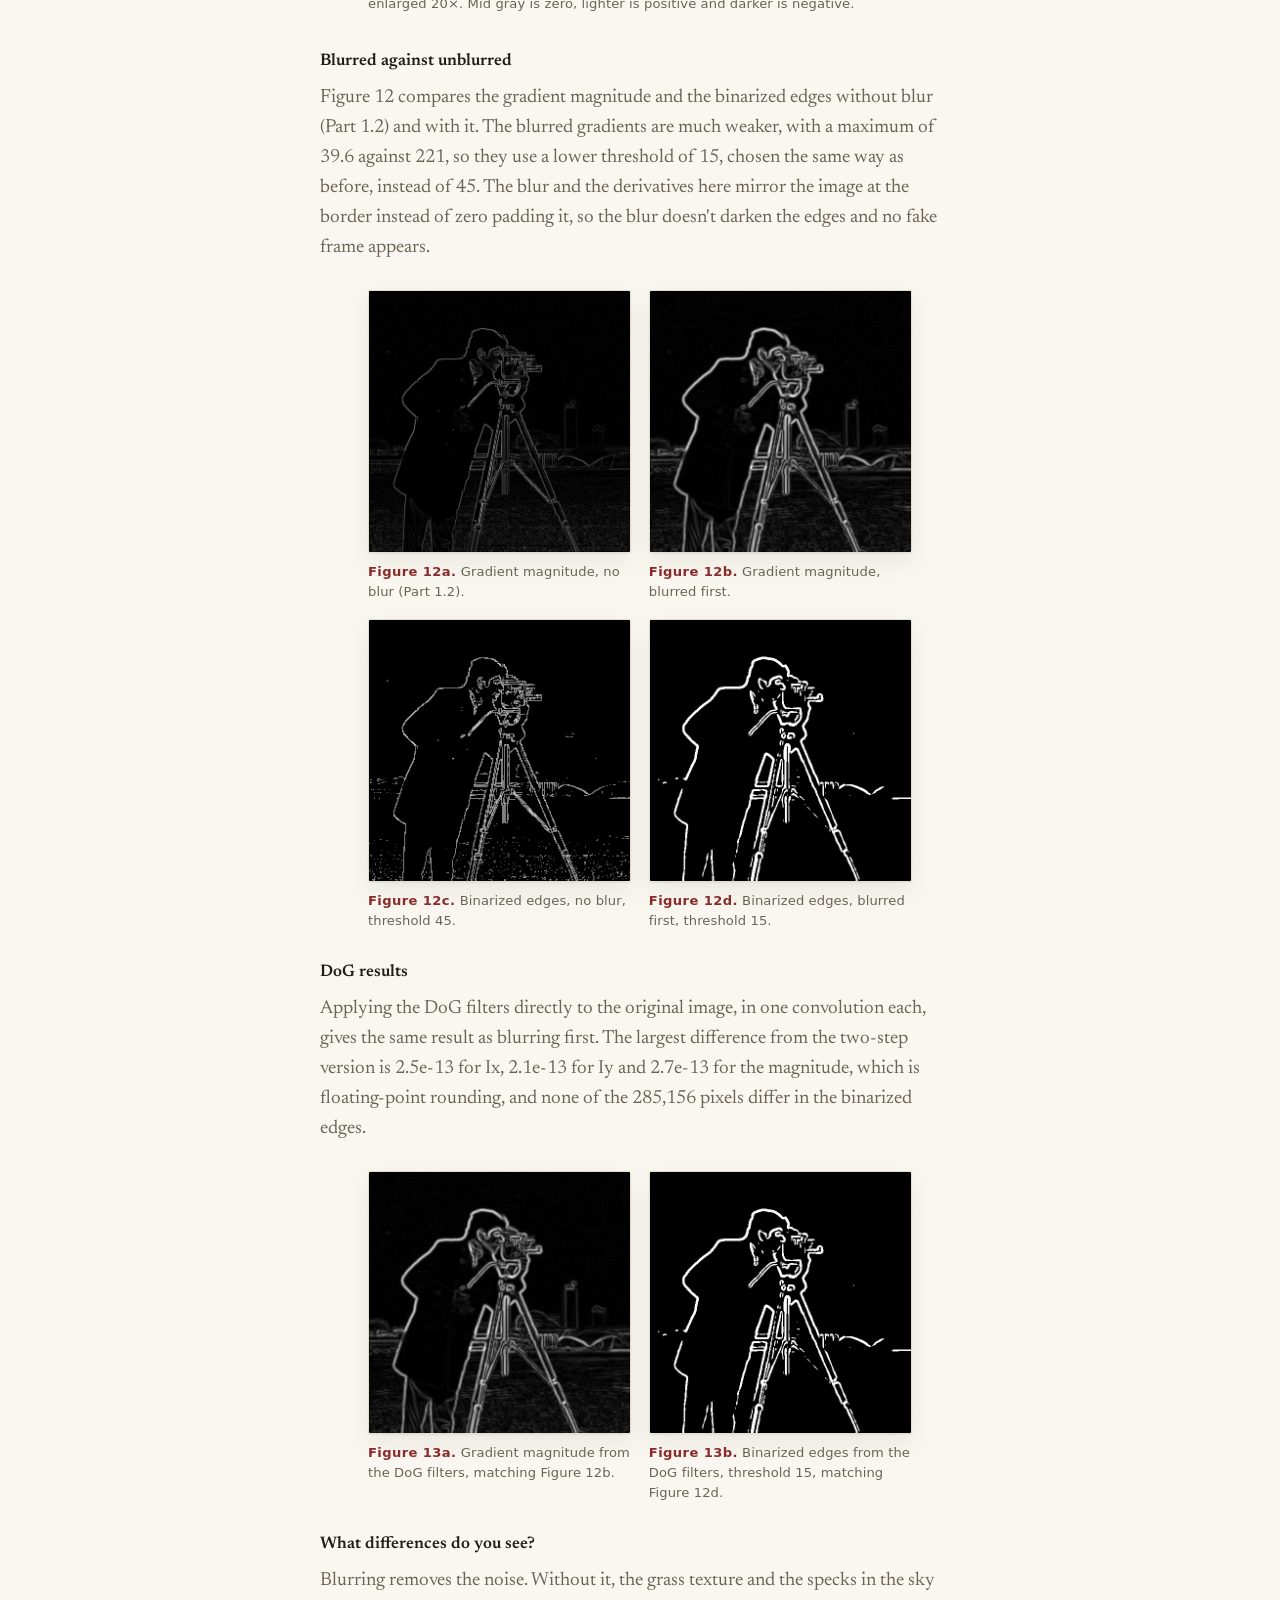
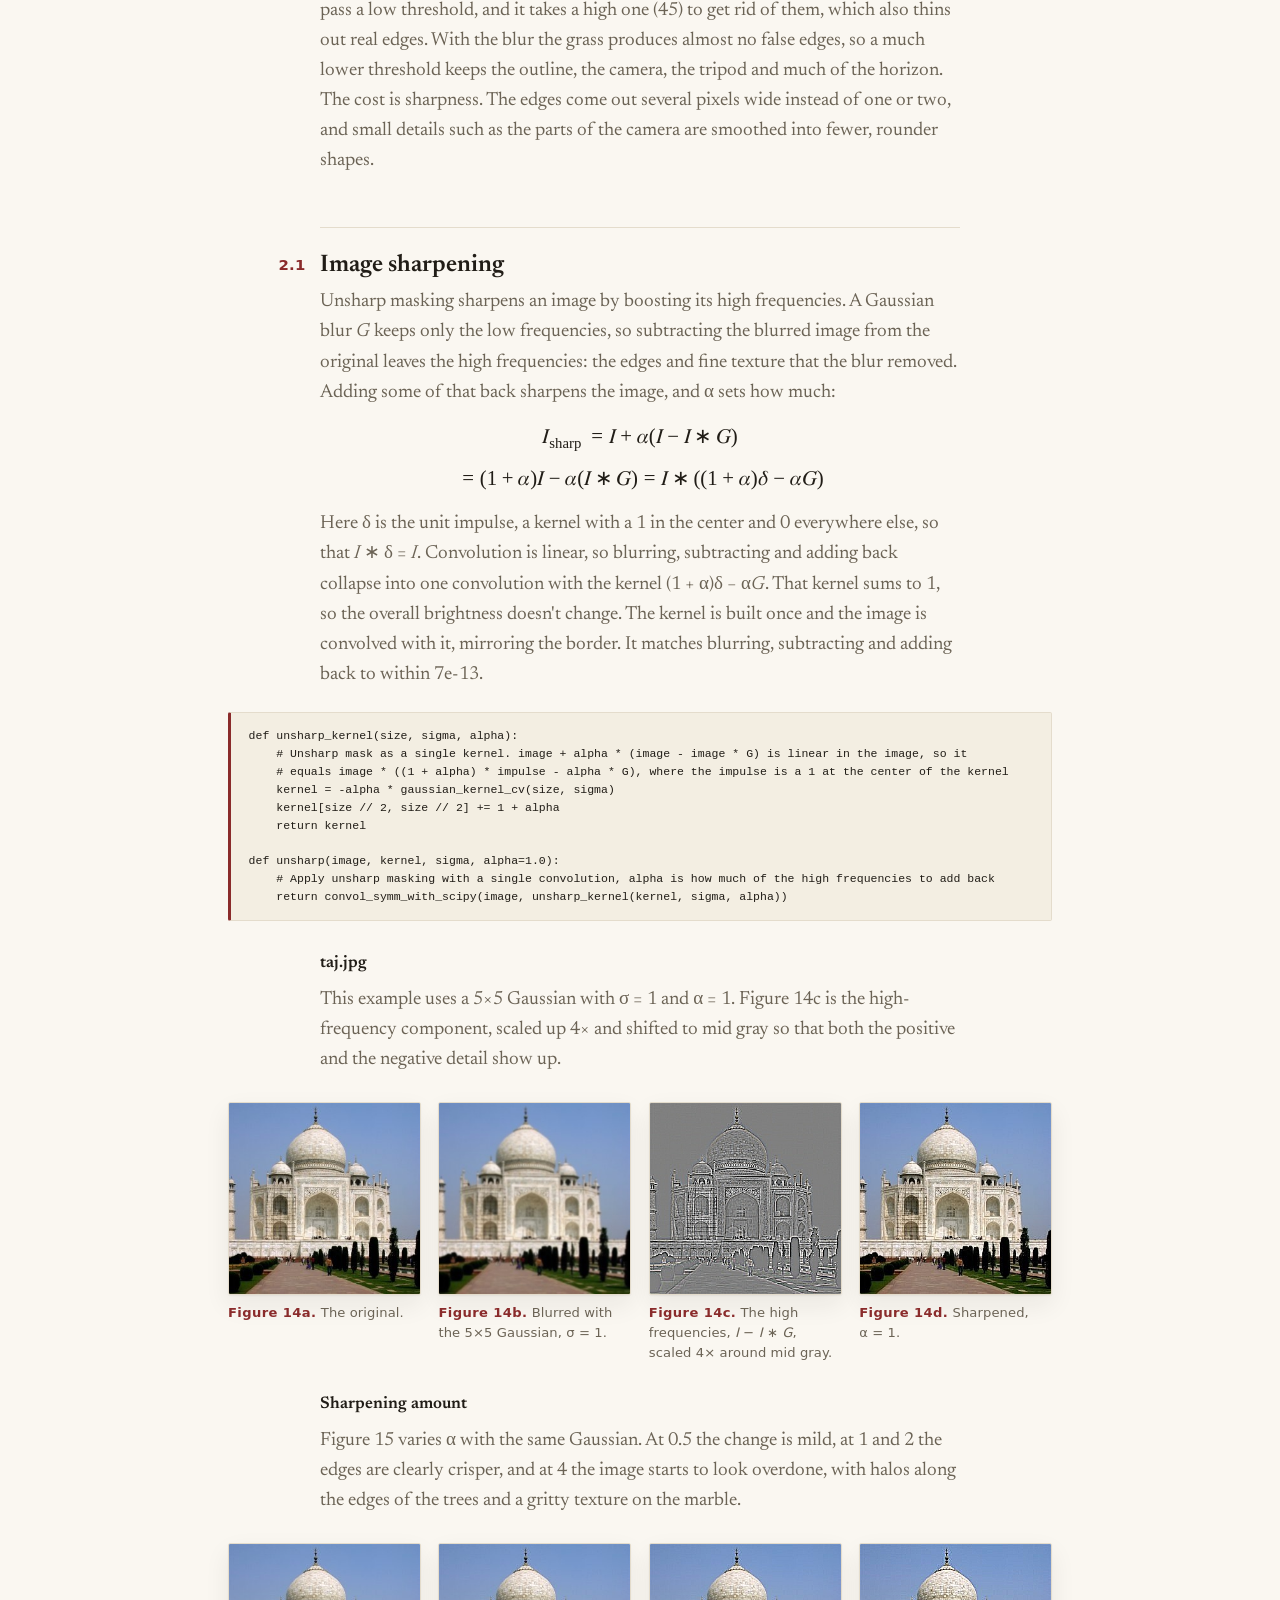
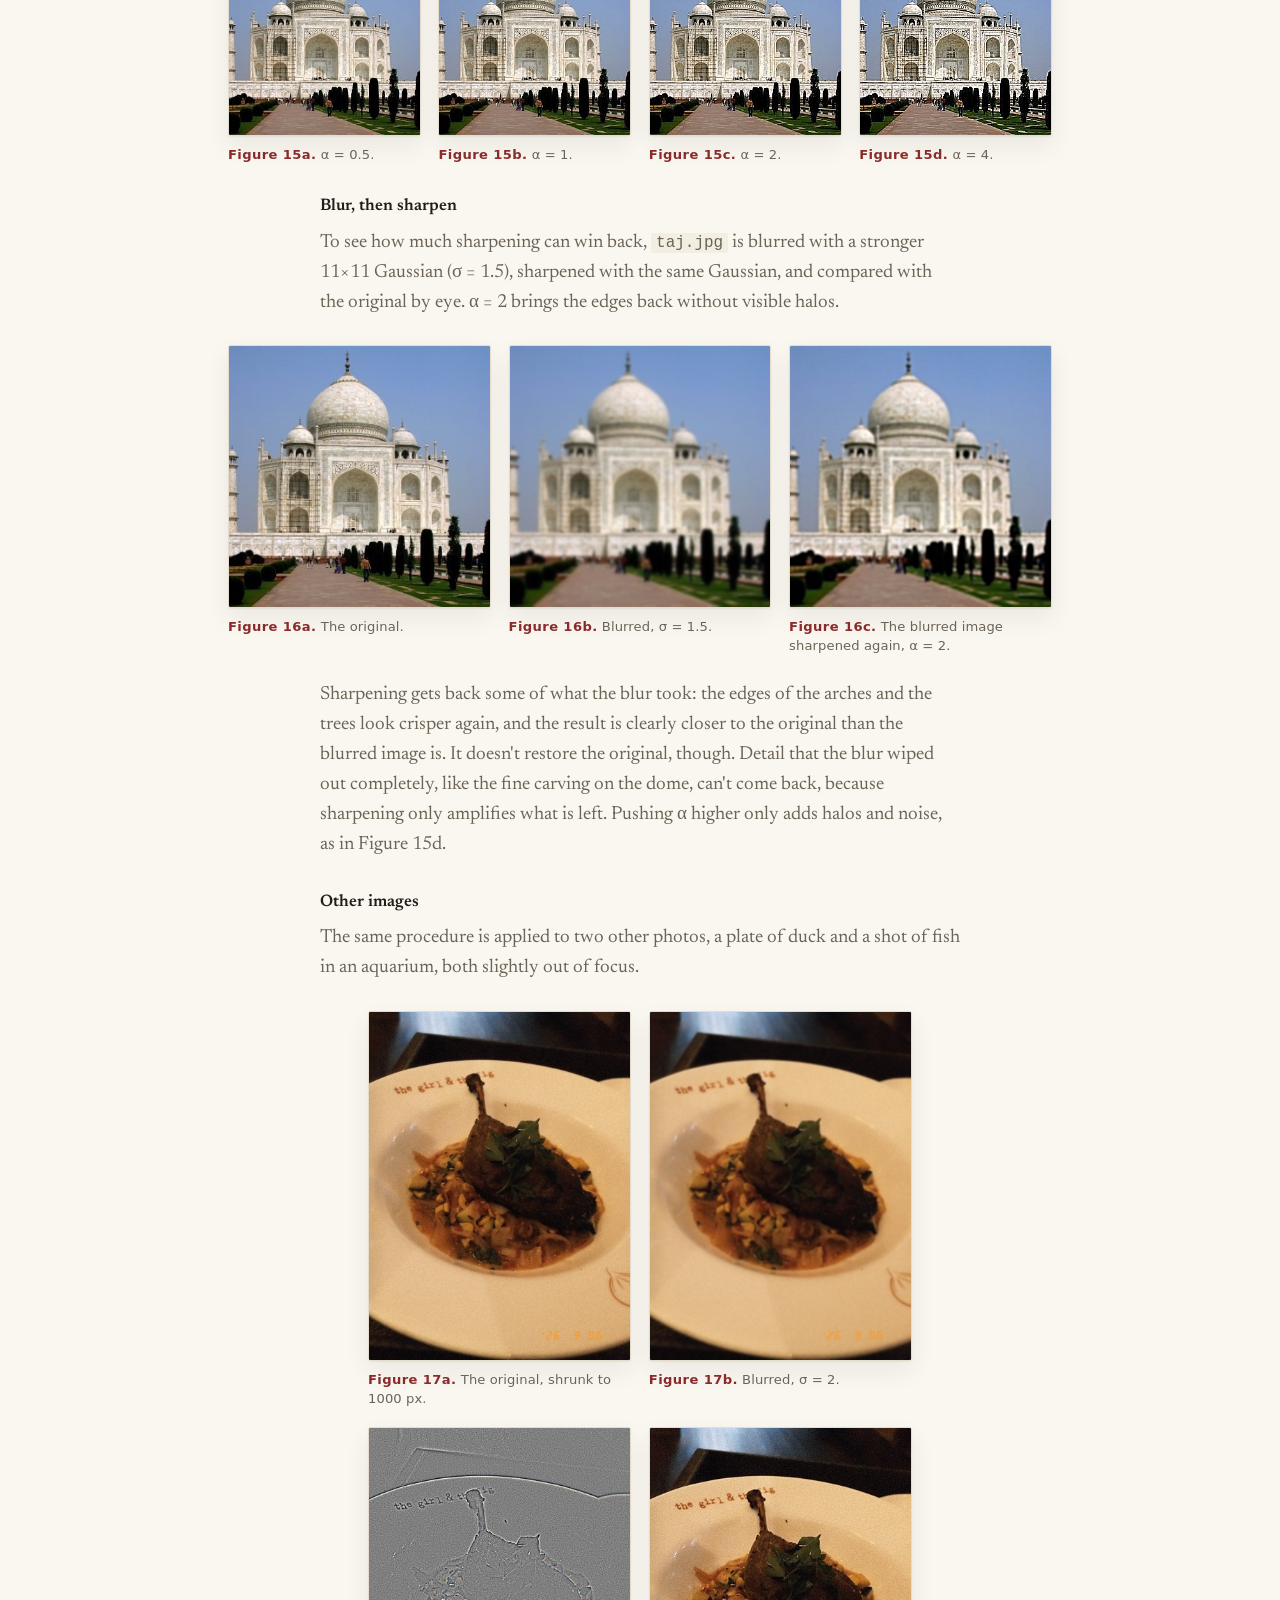
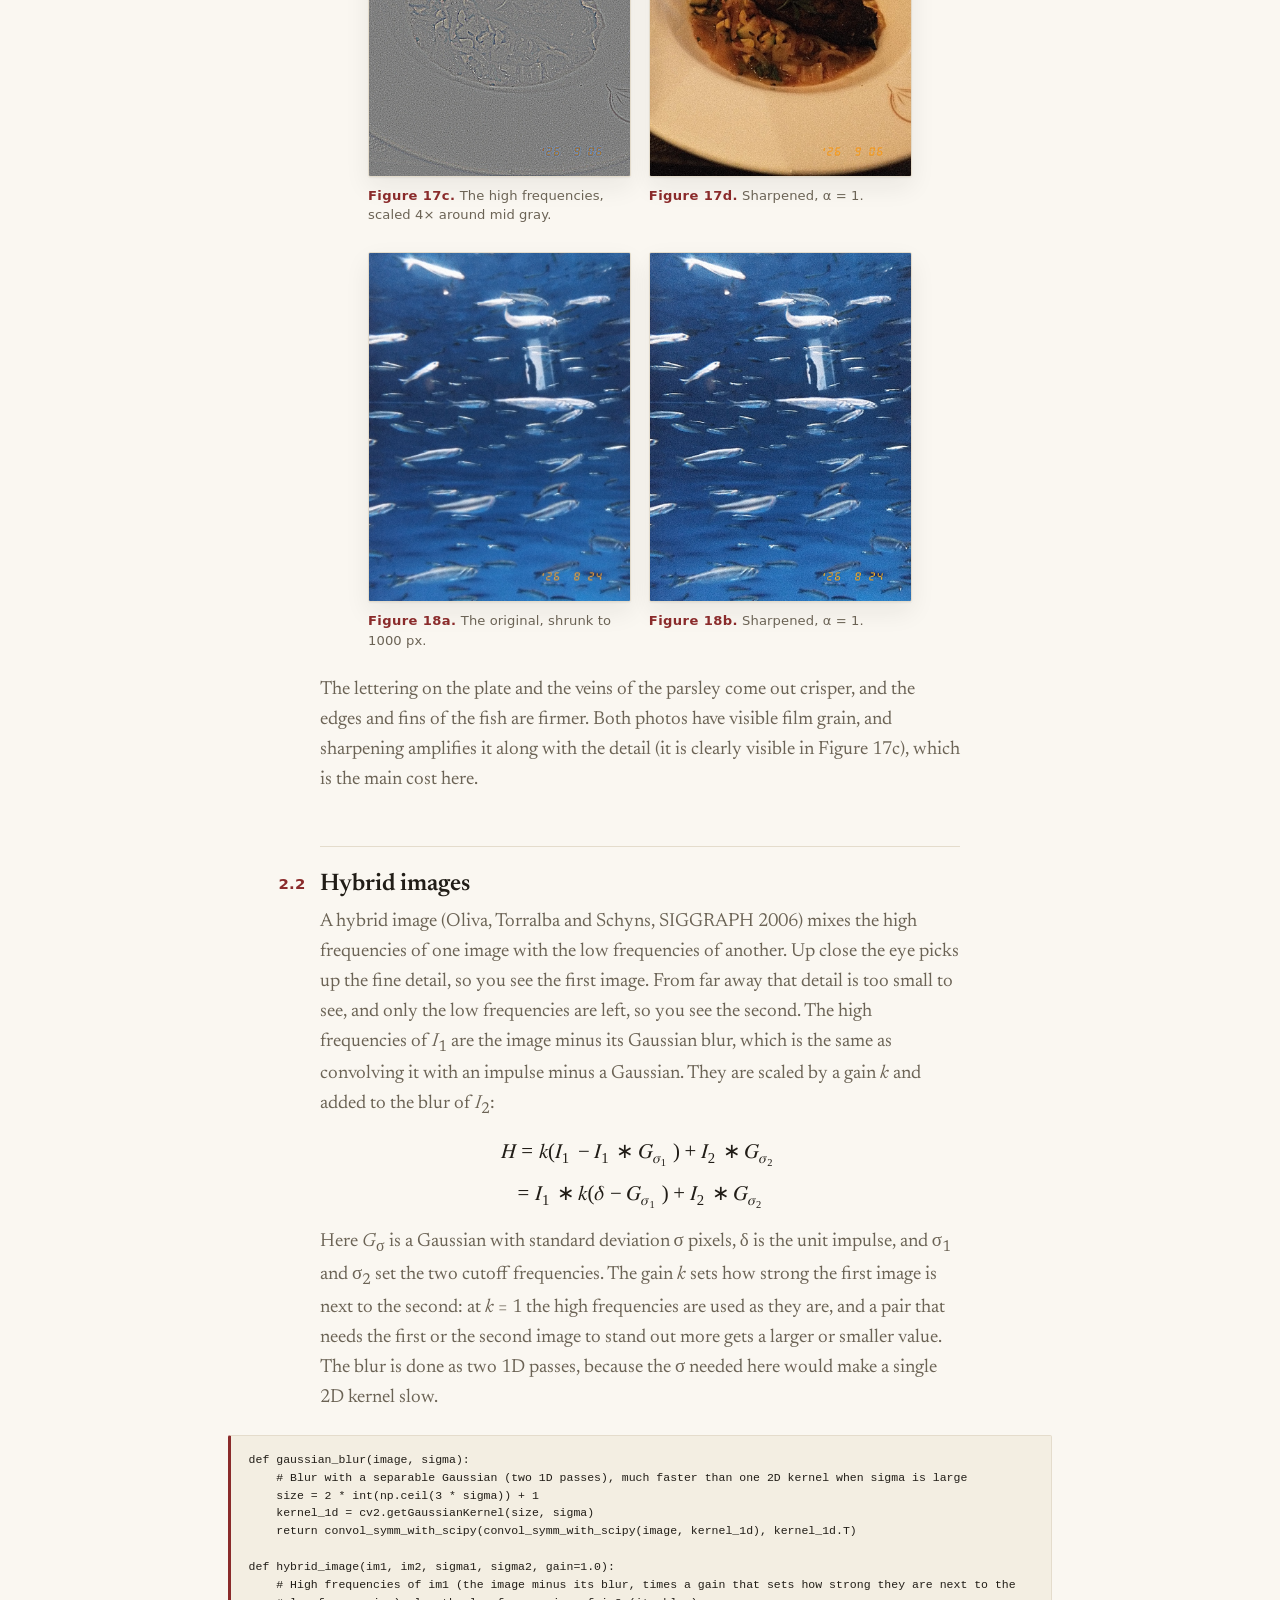
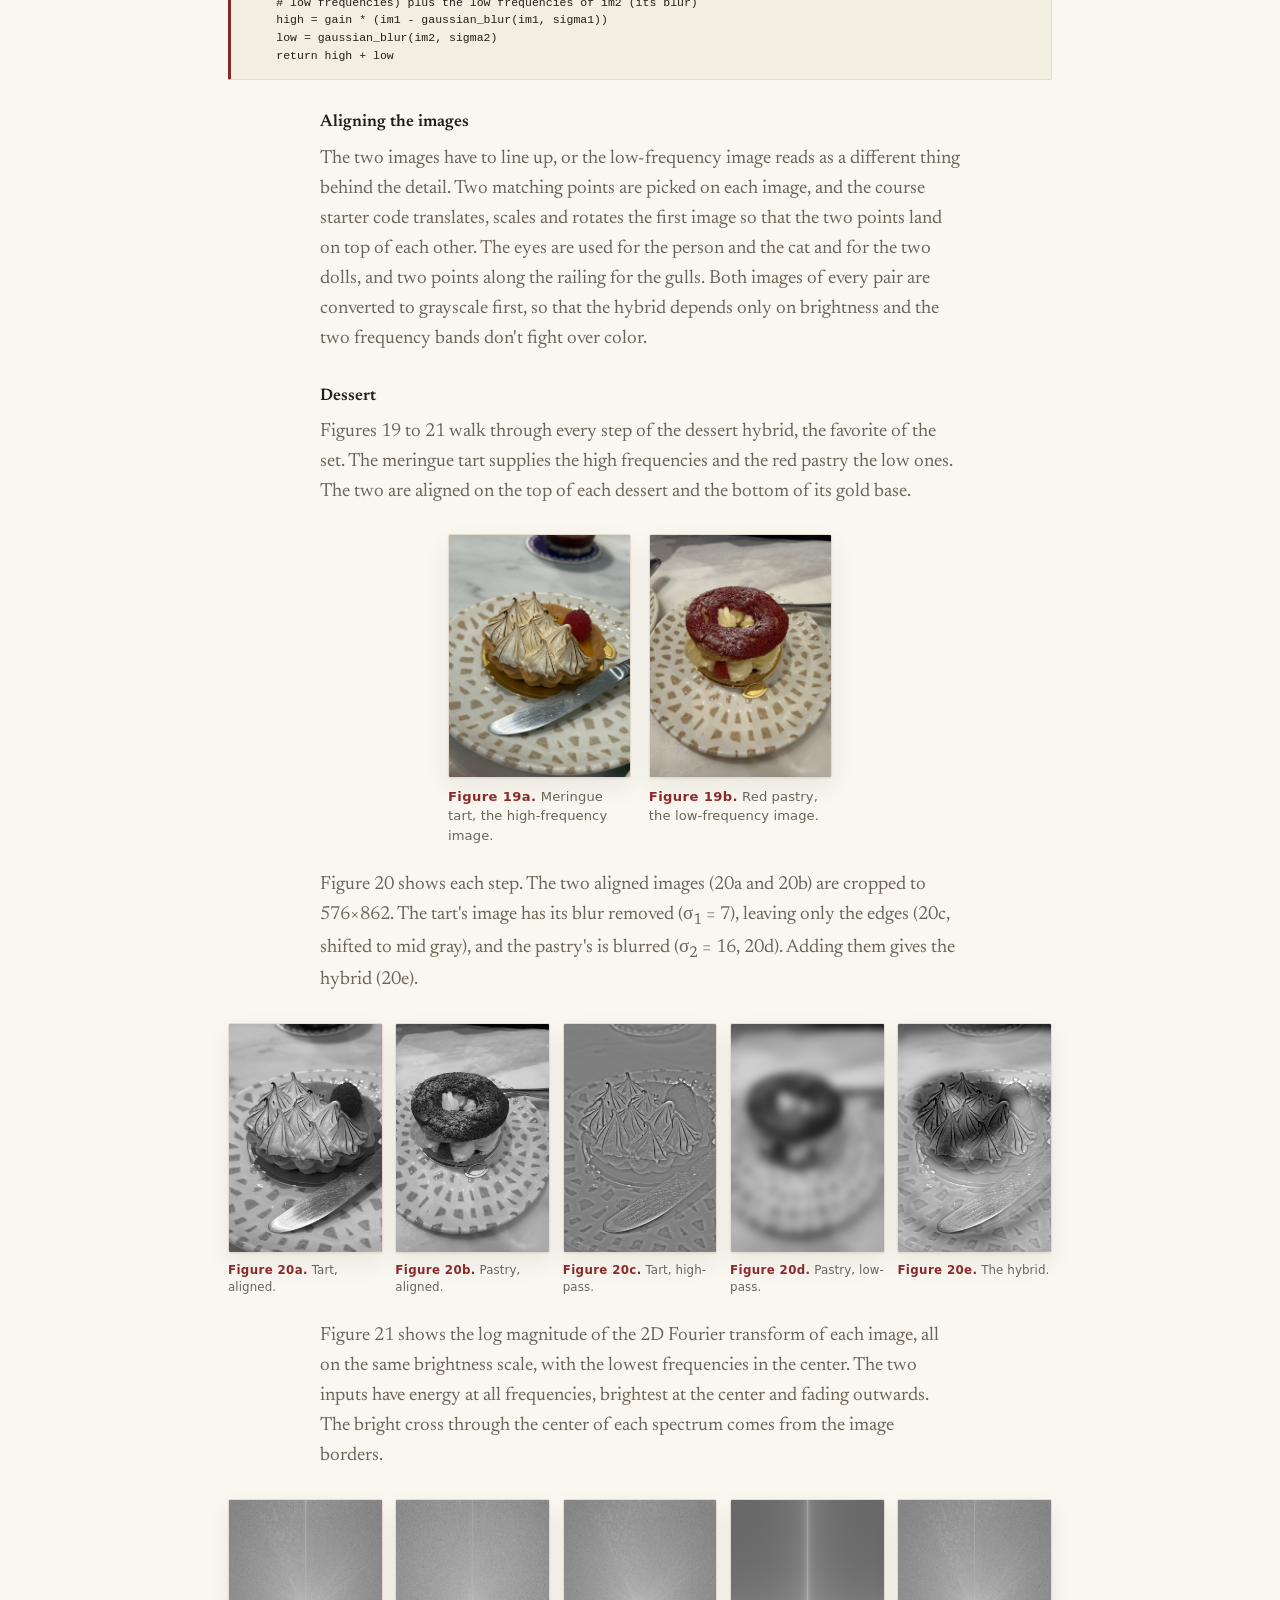
<file: proj2/index.html>
<!doctype html>
<html lang="en">
<head>
<meta charset="utf-8">
<meta name="viewport" content="width=device-width, initial-scale=1">
<title>Project 2: Fun with Filters and Frequencies</title>
<meta name="description" content="CS180 Project 2: convolution from scratch, finite difference operators, and frequency-domain image processing.">
<link rel="preconnect" href="https://fonts.googleapis.com">
<link rel="preconnect" href="https://fonts.gstatic.com" crossorigin>
<link rel="stylesheet" href="https://fonts.googleapis.com/css2?family=Newsreader:ital,opsz,wght@0,6..72,400;0,6..72,600;1,6..72,400&display=swap">
<link rel="stylesheet" href="../styles.css">
<link rel="stylesheet" href="editorial.css">
</head>
<body>
<nav class="topnav" aria-label="Sections">
  <div class="topnav-in">
    <a class="home" href="../">CS180</a>
    <a href="#s1"><span class="no">1.1</span> Convolution</a>
    <a href="#s2"><span class="no">1.2</span> Edges</a>
    <a href="#s3"><span class="no">1.3</span> DoG</a>
    <a href="#s4"><span class="no">2.1</span> Sharpening</a>
    <a href="#s5"><span class="no">2.2</span> Hybrid</a>
    <a href="#s6"><span class="no">2.3</span> Stacks</a>
    <a href="#s7"><span class="no">2.4</span> Blending</a>
  </div>
</nav>
<main class="doc">

  <h1>Fun with Filters and Frequencies</h1>
  <p class="sub">Project 2 &middot; Ariq Koh &middot; CS180, Fall 2026 &middot; convolution, edges and frequencies</p>

  <h2 id="s1"><span class="secno">1.1</span> Convolution from scratch</h2>
  <p class="setup">
    Convolving an image with a kernel means flipping the kernel, sliding it over the
    image, and at every position multiplying it against the pixels underneath and summing
    the result. Here it is written in <code>numpy</code> only, first with four nested loops and then with two, on a zero-padded copy of the image. <code>scipy.signal.convolve2d</code> is used only
    as the reference to check against, and <code>cv2</code> only reads and saves images.
  </p>

  <h3>Padding</h3>
  <p class="setup">
    Both versions pad the image with zeros first so the kernel can be centered on the
    edge pixels.
  </p>




  <h3>Four loops</h3>
  <p class="setup">
    The outer two loops visit every output pixel, and the inner two loops walk over the
    kernel, accumulating one product at a time. The flip is the
    <code>[::-1, ::-1]</code> on the kernel, which reverses it along both axes.
  </p>

<pre class="code"><code>def convol_img(image, kernel, mode="same"):
    # Perform convolution of the image with the given kernel (four for loop implementation)
    kernel_h, kernel_w = len(kernel), len(kernel[0])
    padded_image = pad_img(image, kernel, mode)
    flipped_kernel = np.array(kernel)[::-1, ::-1]
    height = padded_image.shape[0] - kernel_h + 1
    width = padded_image.shape[1] - kernel_w + 1
    output_image = np.zeros((height, width))

    for i in range(height):
        for j in range(width):
            sum_val = 0.0
            for ki in range(kernel_h):
                for kj in range(kernel_w):
                    sum_val += padded_image[i + ki][j + kj] * flipped_kernel[ki][kj]
            output_image[i][j] = sum_val

    return output_image</code></pre>

  <h3>Two loops</h3>
  <p class="setup">
    The two inner loops are replaced by one array operation. The kernel-sized window of the padded image at the current pixel is sliced out, multiplied elementwise with the flipped kernel, and summed with <code>np.sum</code>.
  </p>

<pre class="code"><code>def convol_img_2loops(image, kernel, mode="same"):
    # Perform convolution of the image with the given kernel (two for loop implementation)
    kernel_h, kernel_w = len(kernel), len(kernel[0])
    padded_image = pad_img(image, kernel, mode)
    flipped_kernel = np.array(kernel)[::-1, ::-1]
    height = padded_image.shape[0] - kernel_h + 1
    width = padded_image.shape[1] - kernel_w + 1
    output_image = np.zeros((height, width))

    for i in range(height):
        for j in range(width):
            output_image[i][j] = np.sum(padded_image[i:i + kernel_h, j:j + kernel_w] * flipped_kernel)

    return output_image</code></pre>

  <h3>The kernels</h3>
  <p class="setup">
    The box filter averages a 9&times;9 neighborhood, so each entry is 1/81 and the kernel
    sums to 1. Dx and Dy are the finite difference operators. Because convolution flips the
    kernel, convolving with <code>[1, -1]</code> gives <code>f(x) &minus; f(x&minus;1)</code>,
    the final value minus the initial one, so an edge that gets brighter to the right comes
    out positive.
  </p>

<pre class="code"><code>Dx = [[1, -1]]
Dy = [[1], [-1]]

def box_kernel(size):
    # Generate a 2D box filter kernel (every entry is 1 / size^2 so it sums to 1)
    kernel = []
    for i in range(size):
        row = []
        for j in range(size):
            row.append(1 / size**2)
        kernel.append(row)
    return kernel</code></pre>

  <h3>Checking against scipy</h3>
  <p class="setup">
    The reference call zero-fills the border the same way the padding above does. All three implementations run on the same image and kernel, in both padding modes, and the largest difference between their outputs is taken.
  </p>

<pre class="code"><code>def convol_with_scipy(image, kernel, mode="same"):
    return scipy.signal.convolve2d(image, kernel, mode=mode, boundary="fill", fillvalue=0)

# in part1.py, for each of the box filter, Dx and Dy, and for mode in ["same", "full"]:
cimg, t_four = timed(convol_img, img, kernel, mode)
c2img, t_two = timed(convol_img_2loops, img, kernel, mode)
scimg, t_scipy = timed(convol_with_scipy, img, kernel, mode)
max_diff = max(np.abs(cimg - scimg).max(), np.abs(c2img - scimg).max())</code></pre>

  <h3>Results</h3>
  <p class="setup">
    The photo is read as grayscale with <code>cv2.imread(..., cv2.IMREAD_GRAYSCALE)</code> and convolved with the 9&times;9 box filter, Dx and Dy, using "same" padding. The four-loop, two-loop and <code>scipy</code> outputs are identical, and the saved images below come from the four-loop version.
  </p>

  <div class="grid2">
    <figure>
      <a href="media/paddling_gray.jpg" target="_blank" rel="noopener"><img src="media/paddling_gray.jpg" width="960" height="1280" loading="lazy" alt="Grayscale photo of a person paddling a stand-up paddleboard on a lake, with forested hills and clouds behind"></a>
      <figcaption><b>Figure 1.</b> The input, read as grayscale.</figcaption>
    </figure>
    <figure>
      <a href="media/box_filter.jpg" target="_blank" rel="noopener"><img src="media/box_filter.jpg" width="960" height="1280" loading="lazy" alt="The same photo blurred by a 9 by 9 box filter, with a dark border around the edges"></a>
      <figcaption><b>Figure 2.</b> Convolved with the 9&times;9 box filter. It blurs the image, and the border is darker where the kernel overlaps the zero padding.</figcaption>
    </figure>
    <figure>
      <a href="media/dx.jpg" target="_blank" rel="noopener"><img src="media/dx.jpg" width="960" height="1280" loading="lazy" alt="Absolute Dx response: bright thin lines along vertical edges such as tree trunks, the paddle and the person's legs, and black elsewhere"></a>
      <figcaption><b>Figure 3.</b> Convolved with Dx. Vertical edges light up: the tree line, the paddle and the paddler's legs. Absolute value, scaled so the largest response is 255.</figcaption>
    </figure>
    <figure>
      <a href="media/dy.jpg" target="_blank" rel="noopener"><img src="media/dy.jpg" width="960" height="1280" loading="lazy" alt="Absolute Dy response: bright lines along horizontal edges such as the horizon, the shoreline and the water ripples, and black elsewhere"></a>
      <figcaption><b>Figure 4.</b> Convolved with Dy. Horizontal edges light up: the ridge line, the shoreline and the water ripples. Absolute value, scaled so the largest response is 255.</figcaption>
    </figure>
  </div>

  <h3>Runtime</h3>
  <p class="setup">
    Each implementation was timed once on the full 1280&times;960 image.
  </p>

  <table class="data-table runtime">
    <thead><tr><th>Kernel</th><th>Mode</th><th>Four loops</th><th>Two loops</th><th>scipy</th></tr></thead>
    <tbody>
      <tr><td>9&times;9 box</td><td>same</td><td class="num">26.20 s</td><td class="num">2.58 s</td><td class="num">0.084 s</td></tr>
      <tr><td>9&times;9 box</td><td>full</td><td class="num">26.25 s</td><td class="num">2.49 s</td><td class="num">0.084 s</td></tr>
      <tr><td>Dx</td><td>same</td><td class="num">0.93 s</td><td class="num">2.44 s</td><td class="num">0.009 s</td></tr>
      <tr><td>Dx</td><td>full</td><td class="num">0.95 s</td><td class="num">2.46 s</td><td class="num">0.008 s</td></tr>
      <tr><td>Dy</td><td>same</td><td class="num">1.00 s</td><td class="num">2.51 s</td><td class="num">0.012 s</td></tr>
      <tr><td>Dy</td><td>full</td><td class="num">0.98 s</td><td class="num">2.47 s</td><td class="num">0.011 s</td></tr>
    </tbody>
  </table>

  <p class="setup">
    The four-loop version does one Python-level multiply-add per kernel entry per pixel, about 100 million of them for the 9&times;9 box filter, so its time grows with the kernel: 26 s for the box filter against about 1 s for the two-entry Dx and Dy. The two-loop version makes a handful of NumPy calls per pixel instead, so its time barely depends on the kernel, about 2.5 s for all three. That makes it roughly 10 times faster for the box filter, but about 2.5 times slower for Dx and Dy, where the four-loop version only has two products to add and NumPy's per-call overhead costs more than it saves. <code>scipy</code> is much faster than either: 0.084 s for the box filter, about 30 times faster than the two-loop version and 300 times faster than the four-loop one, and about 0.01 s for Dx and Dy, because its loops run in compiled code instead of Python.
  </p>

  <h3>Boundary handling</h3>
  <p class="setup">
    Both implementations pad with zeros, which is the fill <code>convolve2d</code> uses by
    default, so the outputs match <code>scipy</code> up to floating-point rounding (a largest
    difference of 6.3e-13 for the box filter and 0 for Dx and Dy). Zero padding only affects
    the outermost pixels: the box filter darkens the outer 4 pixels because it averages in
    zeros, and Dx and Dy pick up a one-pixel edge along the left and top border respectively.
    <code>scipy</code> can also reflect or wrap at the border, but only zero fill is implemented here.
  </p>

  <h2 id="s2"><span class="secno">1.2</span> Finite difference operator</h2>
  <p class="setup">
    The cameraman image is convolved with the finite difference operators from Part 1.1, using the four-loop convolution with "same" padding. Dx gives the partial derivative Ix of the image <i>I</i> in x and Dy gives the partial derivative Iy in y. The gradient magnitude, <code>sqrt(Ix&sup2; + Iy&sup2;)</code>, combines the two into a single edge-strength image that doesn't depend on which way the edge points.
  </p>

  <div class="grid2">
    <figure>
      <a href="media/cameraman_gray.jpg" target="_blank" rel="noopener"><img src="media/cameraman_gray.jpg" width="534" height="534" loading="lazy" alt="Grayscale photo of a man in a dark coat bending over a camera on a tripod, with buildings on the horizon and grass in the foreground"></a>
      <figcaption><b>Figure 5.</b> The input, cropped and read as grayscale.</figcaption>
    </figure>
    <figure>
      <a href="media/cameraman_magnitude.jpg" target="_blank" rel="noopener"><img src="media/cameraman_magnitude.jpg" width="534" height="534" loading="lazy" alt="Gradient magnitude of the cameraman image: bright outlines of the man, the camera, the tripod and the horizon on a dark background, with faint speckle in the grass"></a>
      <figcaption><b>Figure 6.</b> Gradient magnitude. The outline, camera, tripod and horizon show up together, along with faint speckle from the grass. Scaled so the largest value is 255.</figcaption>
    </figure>
    <figure>
      <a href="media/cameraman_dx.jpg" target="_blank" rel="noopener"><img src="media/cameraman_dx.jpg" width="534" height="534" loading="lazy" alt="Absolute Dx response of the cameraman image: bright on vertical edges such as the tripod legs, the buildings on the horizon and the side of the coat"></a>
      <figcaption><b>Figure 7.</b> Ix, from Dx. Vertical edges light up: the tripod legs, the buildings on the horizon and the outline of the coat. Absolute value, scaled so the largest response is 255.</figcaption>
    </figure>
    <figure>
      <a href="media/cameraman_dy.jpg" target="_blank" rel="noopener"><img src="media/cameraman_dy.jpg" width="534" height="534" loading="lazy" alt="Absolute Dy response of the cameraman image: bright on horizontal edges such as the top of the camera, the shoulder and the horizon line"></a>
      <figcaption><b>Figure 8.</b> Iy, from Dy. Horizontal edges light up: the camera, the shoulder and the line of the horizon. Absolute value, scaled so the largest response is 255.</figcaption>
    </figure>
  </div>

  <h3>Choosing a threshold</h3>
  <p class="setup">
    A binary edge image keeps the pixels of the gradient magnitude above a threshold. Figure 9 shows four choices.
  </p>

  <div class="grid2">
    <figure>
      <a href="media/cameraman_edges_15.png" target="_blank" rel="noopener"><img src="media/cameraman_edges_15.png" width="534" height="534" loading="lazy" alt="Binary edge map at threshold 15: the outline is surrounded by dense speckle over the grass and the sky"></a>
      <figcaption><b>Figure 9a.</b> Threshold 15 (12.6% of pixels). Too low: the grass and specks in the sky pass.</figcaption>
    </figure>
    <figure>
      <a href="media/cameraman_edges_30.png" target="_blank" rel="noopener"><img src="media/cameraman_edges_30.png" width="534" height="534" loading="lazy" alt="Binary edge map at threshold 30: clean outline and tripod, with speckle still covering the grass"></a>
      <figcaption><b>Figure 9b.</b> Threshold 30 (6.4%). The outline and tripod are clean, but the grass still speckles the bottom.</figcaption>
    </figure>
    <figure>
      <a href="media/cameraman_edges_45.png" target="_blank" rel="noopener"><img src="media/cameraman_edges_45.png" width="534" height="534" loading="lazy" alt="Binary edge map at threshold 45: clean outline, camera, tripod and most of the horizon, with little speckle"></a>
      <figcaption><b>Figure 9c.</b> Threshold 45 (3.8%), the one used.</figcaption>
    </figure>
    <figure>
      <a href="media/cameraman_edges_80.png" target="_blank" rel="noopener"><img src="media/cameraman_edges_80.png" width="534" height="534" loading="lazy" alt="Binary edge map at threshold 80: only the strongest edges remain and the camera detail and horizon are broken up"></a>
      <figcaption><b>Figure 9d.</b> Threshold 80 (1.7%). Too high: the camera detail and the horizon break up or vanish.</figcaption>
    </figure>
  </div>

  <p class="setup">
    The threshold trades noise against real edges. At 15 the fine texture of the grass and a
    few specks in the sky are strong enough to pass, so noise crowds the real edges. At 80 the noise
    is gone, but so is a lot of true structure: the details of the camera and the skyline at
    the horizon are broken up or missing. Threshold 45 works best. It removes most of the grass texture while keeping the cameraman's outline, the camera, the tripod legs and most of the
    horizon.
  </p>

  <h2 id="s3"><span class="secno">1.3</span> Derivative of Gaussian (DoG) filter</h2>
  <p class="setup">
    Finite differences amplify noise, which is why the edge maps in Part 1.2 pick up the
    texture of the grass. Blurring first suppresses it. The Gaussian here is 13&times;13 with &sigma;&nbsp;=&nbsp;2, built as the outer product of the 1D kernel from <code>cv2.getGaussianKernel</code> with itself,
  </p>

  <math display="block" class="eq" aria-label="G equals g times g transpose">
    <mrow>
      <mi>G</mi><mo>=</mo><mi>g</mi><msup><mi>g</mi><mi>T</mi></msup>
    </mrow>
  </math>

  <p class="setup">
    blurred the image with it, and repeated the Part 1.2 procedure on the blurred result.
  </p>

  <div class="grid2">
    <figure>
      <a href="media/cameraman_gray.jpg" target="_blank" rel="noopener"><img src="media/cameraman_gray.jpg" width="534" height="534" loading="lazy" alt="The cropped grayscale cameraman image before blurring"></a>
      <figcaption><b>Figure 10a.</b> Without blur (the input from Figure 5).</figcaption>
    </figure>
    <figure>
      <a href="media/cameraman_blurred.jpg" target="_blank" rel="noopener"><img src="media/cameraman_blurred.jpg" width="534" height="534" loading="lazy" alt="The cameraman image after blurring with a 13 by 13 Gaussian, sigma 2"></a>
      <figcaption><b>Figure 10b.</b> Blurred with the 13&times;13 Gaussian, &sigma;&nbsp;=&nbsp;2.</figcaption>
    </figure>
  </div>

  <h3>DoG filters</h3>
  <p class="setup">
    Convolution is associative, so blurring the image and then taking a finite difference is
    the same as convolving the image once with the Gaussian already convolved with the
    difference operator. Convolving the Gaussian with Dx and with Dy, using the convolution from Part 1.1 with "full" padding, gives the two derivative of Gaussian (DoG) filters:
  </p>

  <math display="block" class="eq" aria-label="DoG x equals G convolved with D x, and DoG y equals G convolved with D y">
    <mrow>
      <msub><mi>DoG</mi><mi>x</mi></msub><mo>=</mo><mi>G</mi><mo>&lowast;</mo><msub><mi>D</mi><mi>x</mi></msub>
      <mspace width="2.4em"></mspace>
      <msub><mi>DoG</mi><mi>y</mi></msub><mo>=</mo><mi>G</mi><mo>&lowast;</mo><msub><mi>D</mi><mi>y</mi></msub>
    </mrow>
  </math>

  <math display="block" class="eq" aria-label="I convolved with DoG x equals the quantity I convolved with G, convolved with D x">
    <mrow>
      <mi>I</mi><mo>&lowast;</mo><msub><mi>DoG</mi><mi>x</mi></msub>
      <mo>=</mo>
      <mo>(</mo><mi>I</mi><mo>&lowast;</mo><mi>G</mi><mo>)</mo><mo>&lowast;</mo><msub><mi>D</mi><mi>x</mi></msub>
    </mrow>
  </math>

  <p class="setup">
    Here I is the input image, G is the Gaussian, Dx and Dy are the difference operators from
    Part 1.1, and &lowast; is convolution. The filters come out 13&times;14 and 14&times;13, one
    row or column larger than the Gaussian because Dx and Dy have two entries.
  </p>

  <figure class="narrow">
    <div class="pair filters">
      <a href="media/cameraman_dog_x.png" target="_blank" rel="noopener"><img src="media/cameraman_dog_x.png" width="280" height="260" loading="lazy" alt="The DoG x filter: a light lobe on the left and a dark lobe on the right on a mid gray background"></a>
      <a href="media/cameraman_dog_y.png" target="_blank" rel="noopener"><img src="media/cameraman_dog_y.png" width="260" height="280" loading="lazy" alt="The DoG y filter: a light lobe on top and a dark lobe below on a mid gray background"></a>
    </div>
    <figcaption>
      <b>Figure 11.</b> The DoG filters, DoG<sub>x</sub> (left, 13&times;14) and DoG<sub>y</sub> (right,
      14&times;13), enlarged 20&times;. Mid gray is zero, lighter is positive and darker is negative.
    </figcaption>
  </figure>

  <h3>Blurred against unblurred</h3>
  <p class="setup">
    Figure 12 compares the gradient magnitude and the binarized edges without blur (Part 1.2)
    and with it. The blurred gradients are much weaker, with a maximum of 39.6 against 221, so they use a lower threshold of 15, chosen the same way as before, instead of 45.
    The blur and the derivatives here mirror the image at the border instead of zero padding it,
    so the blur doesn't darken the edges and no fake frame appears.
  </p>

  <div class="grid2">
    <figure>
      <a href="media/cameraman_magnitude.jpg" target="_blank" rel="noopener"><img src="media/cameraman_magnitude.jpg" width="534" height="534" loading="lazy" alt="Gradient magnitude without blur: thin bright edges with faint speckle over the grass"></a>
      <figcaption><b>Figure 12a.</b> Gradient magnitude, no blur (Part 1.2).</figcaption>
    </figure>
    <figure>
      <a href="media/cameraman_blur_magnitude.jpg" target="_blank" rel="noopener"><img src="media/cameraman_blur_magnitude.jpg" width="534" height="534" loading="lazy" alt="Gradient magnitude after blurring: smooth, wider bright edges with almost no speckle over the grass"></a>
      <figcaption><b>Figure 12b.</b> Gradient magnitude, blurred first.</figcaption>
    </figure>
    <figure>
      <a href="media/cameraman_edges_45.png" target="_blank" rel="noopener"><img src="media/cameraman_edges_45.png" width="534" height="534" loading="lazy" alt="Binary edge map without blur at threshold 45: thin lines with some speckle in the grass"></a>
      <figcaption><b>Figure 12c.</b> Binarized edges, no blur, threshold 45.</figcaption>
    </figure>
    <figure>
      <a href="media/cameraman_blur_edges.png" target="_blank" rel="noopener"><img src="media/cameraman_blur_edges.png" width="534" height="534" loading="lazy" alt="Binary edge map after blurring at threshold 15: thick clean outlines of the man, camera and tripod with no speckle in the grass"></a>
      <figcaption><b>Figure 12d.</b> Binarized edges, blurred first, threshold 15.</figcaption>
    </figure>
  </div>

  <h3>DoG results</h3>
  <p class="setup">
    Applying the DoG filters directly to the original image, in one convolution each, gives
    the same result as blurring first. The largest difference from the two-step
    version is 2.5e-13 for Ix, 2.1e-13 for Iy and 2.7e-13 for the magnitude, which is floating-point
    rounding, and none of the 285,156 pixels differ in the binarized edges.
  </p>

  <div class="grid2">
    <figure>
      <a href="media/cameraman_dog_magnitude.jpg" target="_blank" rel="noopener"><img src="media/cameraman_dog_magnitude.jpg" width="534" height="534" loading="lazy" alt="Gradient magnitude from the DoG filters, identical to the blurred two-step result"></a>
      <figcaption><b>Figure 13a.</b> Gradient magnitude from the DoG filters, matching Figure 12b.</figcaption>
    </figure>
    <figure>
      <a href="media/cameraman_dog_edges.png" target="_blank" rel="noopener"><img src="media/cameraman_dog_edges.png" width="534" height="534" loading="lazy" alt="Binary edges from the DoG filters at threshold 15, identical to the blurred two-step result"></a>
      <figcaption><b>Figure 13b.</b> Binarized edges from the DoG filters, threshold 15, matching Figure 12d.</figcaption>
    </figure>
  </div>

  <h3>What differences do you see?</h3>
  <p class="setup">
    Blurring removes the noise. Without it, the grass texture and the specks in the sky pass
    a low threshold, and it takes a high one (45) to get rid of them, which also thins out real
    edges. With the blur the grass produces almost no false edges, so a much lower threshold
    keeps the outline, the camera, the tripod and much of the horizon. The cost is sharpness.
    The edges come out several pixels wide instead of one or two, and small details such as
    the parts of the camera are smoothed into fewer, rounder shapes.
  </p>

  <h2 id="s4"><span class="secno">2.1</span> Image sharpening</h2>
  <p class="setup">
    Unsharp masking sharpens an image by boosting its high frequencies. A Gaussian blur
    <i>G</i> keeps only the low frequencies, so subtracting the blurred image from the original
    leaves the high frequencies: the edges and fine texture that the blur removed. Adding some
    of that back sharpens the image, and &alpha; sets how much:
  </p>

  <math display="block" class="eq" aria-label="I sharp equals I plus alpha times the quantity I minus I convolved with G, which equals one plus alpha times I minus alpha times I convolved with G, which equals I convolved with the quantity one plus alpha times delta minus alpha times G">
    <mrow>
      <msub><mi>I</mi><mi>sharp</mi></msub><mo>=</mo>
      <mi>I</mi><mo>+</mo><mi>&alpha;</mi><mo>(</mo><mi>I</mi><mo>&minus;</mo><mi>I</mi><mo>&lowast;</mo><mi>G</mi><mo>)</mo>
    </mrow>
  </math>
  <math display="block" class="eq" aria-label="which equals I convolved with the quantity one plus alpha times delta minus alpha times G">
    <mrow>
      <mo>=</mo>
      <mo>(</mo><mn>1</mn><mo>+</mo><mi>&alpha;</mi><mo>)</mo><mi>I</mi><mo>&minus;</mo><mi>&alpha;</mi><mo>(</mo><mi>I</mi><mo>&lowast;</mo><mi>G</mi><mo>)</mo>
      <mo>=</mo>
      <mi>I</mi><mo>&lowast;</mo><mo>(</mo><mo>(</mo><mn>1</mn><mo>+</mo><mi>&alpha;</mi><mo>)</mo><mi>&delta;</mi><mo>&minus;</mo><mi>&alpha;</mi><mi>G</mi><mo>)</mo>
    </mrow>
  </math>

  <p class="setup">
    Here &delta; is the unit impulse, a kernel with a 1 in the center and 0 everywhere else,
    so that <i>I</i>&nbsp;&lowast;&nbsp;&delta;&nbsp;=&nbsp;<i>I</i>. Convolution is linear, so blurring,
    subtracting and adding back collapse into one convolution with the kernel
    (1&nbsp;+&nbsp;&alpha;)&delta;&nbsp;&minus;&nbsp;&alpha;<i>G</i>. That kernel sums to 1, so the overall
    brightness doesn't change. The kernel is built once and the image is convolved with it, mirroring the border. It matches blurring, subtracting and adding back to within 7e-13.
  </p>

<pre class="code"><code>def unsharp_kernel(size, sigma, alpha):
    # Unsharp mask as a single kernel. image + alpha * (image - image * G) is linear in the image, so it
    # equals image * ((1 + alpha) * impulse - alpha * G), where the impulse is a 1 at the center of the kernel
    kernel = -alpha * gaussian_kernel_cv(size, sigma)
    kernel[size // 2, size // 2] += 1 + alpha
    return kernel

def unsharp(image, kernel, sigma, alpha=1.0):
    # Apply unsharp masking with a single convolution, alpha is how much of the high frequencies to add back
    return convol_symm_with_scipy(image, unsharp_kernel(kernel, sigma, alpha))</code></pre>

  <h3>taj.jpg</h3>
  <p class="setup">
    This example uses a 5&times;5 Gaussian with &sigma;&nbsp;=&nbsp;1 and &alpha;&nbsp;=&nbsp;1. Figure 14c is the high-frequency component, scaled up 4&times; and shifted to mid gray so that both the positive and the negative detail show up.
  </p>

  <div class="grid4 wide">
    <figure>
      <a href="media/taj.jpg" target="_blank" rel="noopener"><img src="media/taj.jpg" width="300" height="300" loading="lazy" alt="The original taj.jpg photo of the Taj Mahal with a blue sky and gardens in front"></a>
      <figcaption><b>Figure 14a.</b> The original.</figcaption>
    </figure>
    <figure>
      <a href="media/taj_blurred.jpg" target="_blank" rel="noopener"><img src="media/taj_blurred.jpg" width="300" height="300" loading="lazy" alt="The Taj Mahal photo blurred with a 5 by 5 Gaussian"></a>
      <figcaption><b>Figure 14b.</b> Blurred with the 5&times;5 Gaussian, &sigma;&nbsp;=&nbsp;1.</figcaption>
    </figure>
    <figure>
      <a href="media/taj_highfreq.jpg" target="_blank" rel="noopener"><img src="media/taj_highfreq.jpg" width="300" height="300" loading="lazy" alt="The high-frequency detail of the Taj Mahal photo: edges and carvings drawn in light and dark lines on a mid gray background"></a>
      <figcaption><b>Figure 14c.</b> The high frequencies, <i>I</i>&nbsp;&minus;&nbsp;<i>I</i>&nbsp;&lowast;&nbsp;<i>G</i>, scaled 4&times; around mid gray.</figcaption>
    </figure>
    <figure>
      <a href="media/taj_sharpened_alpha1.jpg" target="_blank" rel="noopener"><img src="media/taj_sharpened_alpha1.jpg" width="300" height="300" loading="lazy" alt="The Taj Mahal photo after unsharp masking with alpha 1, with crisper edges"></a>
      <figcaption><b>Figure 14d.</b> Sharpened, &alpha;&nbsp;=&nbsp;1.</figcaption>
    </figure>
  </div>

  <h3>Sharpening amount</h3>
  <p class="setup">
    Figure 15 varies &alpha; with the same Gaussian. At 0.5 the change is mild, at 1 and 2 the edges
    are clearly crisper, and at 4 the image starts to look overdone, with halos along the edges of
    the trees and a gritty texture on the marble.
  </p>

  <div class="grid4 wide">
    <figure>
      <a href="media/taj_sharpened_alpha0.5.jpg" target="_blank" rel="noopener"><img src="media/taj_sharpened_alpha0.5.jpg" width="300" height="300" loading="lazy" alt="The Taj Mahal photo sharpened with alpha 0.5, a mild change"></a>
      <figcaption><b>Figure 15a.</b> &alpha;&nbsp;=&nbsp;0.5.</figcaption>
    </figure>
    <figure>
      <a href="media/taj_sharpened_alpha1.jpg" target="_blank" rel="noopener"><img src="media/taj_sharpened_alpha1.jpg" width="300" height="300" loading="lazy" alt="The Taj Mahal photo sharpened with alpha 1"></a>
      <figcaption><b>Figure 15b.</b> &alpha;&nbsp;=&nbsp;1.</figcaption>
    </figure>
    <figure>
      <a href="media/taj_sharpened_alpha2.jpg" target="_blank" rel="noopener"><img src="media/taj_sharpened_alpha2.jpg" width="300" height="300" loading="lazy" alt="The Taj Mahal photo sharpened with alpha 2, with clearly crisp edges"></a>
      <figcaption><b>Figure 15c.</b> &alpha;&nbsp;=&nbsp;2.</figcaption>
    </figure>
    <figure>
      <a href="media/taj_sharpened_alpha4.jpg" target="_blank" rel="noopener"><img src="media/taj_sharpened_alpha4.jpg" width="300" height="300" loading="lazy" alt="The Taj Mahal photo sharpened with alpha 4, with halos along the trees and a gritty texture on the marble"></a>
      <figcaption><b>Figure 15d.</b> &alpha;&nbsp;=&nbsp;4.</figcaption>
    </figure>
  </div>

  <h3>Blur, then sharpen</h3>
  <p class="setup">
    To see how much sharpening can win back, <code>taj.jpg</code> is blurred with a stronger 11&times;11 Gaussian (&sigma;&nbsp;=&nbsp;1.5), sharpened with the same Gaussian, and compared with the original by eye. &alpha;&nbsp;=&nbsp;2 brings the edges back without visible halos.
  </p>

  <div class="grid3 wide">
    <figure>
      <a href="media/taj.jpg" target="_blank" rel="noopener"><img src="media/taj.jpg" width="300" height="300" loading="lazy" alt="The original taj.jpg photo"></a>
      <figcaption><b>Figure 16a.</b> The original.</figcaption>
    </figure>
    <figure>
      <a href="media/taj_test_blurred.jpg" target="_blank" rel="noopener"><img src="media/taj_test_blurred.jpg" width="300" height="300" loading="lazy" alt="The Taj Mahal photo heavily blurred with an 11 by 11 Gaussian, sigma 1.5"></a>
      <figcaption><b>Figure 16b.</b> Blurred, &sigma;&nbsp;=&nbsp;1.5.</figcaption>
    </figure>
    <figure>
      <a href="media/taj_test_sharpened.jpg" target="_blank" rel="noopener"><img src="media/taj_test_sharpened.jpg" width="300" height="300" loading="lazy" alt="The blurred Taj Mahal photo after sharpening with alpha 2, noticeably crisper than the blurred version but not identical to the original"></a>
      <figcaption><b>Figure 16c.</b> The blurred image sharpened again, &alpha;&nbsp;=&nbsp;2.</figcaption>
    </figure>
  </div>


  <p class="setup">
    Sharpening gets back some of what the blur took: the edges of the arches and the trees look crisper
    again, and the result is clearly closer to the original than the blurred image is. It doesn't restore
    the original, though. Detail that the blur wiped out completely, like the fine carving on the
    dome, can't come back, because sharpening only amplifies what is left. Pushing &alpha; higher only adds
    halos and noise, as in Figure 15d.
  </p>

  <h3>Other images</h3>
  <p class="setup">
    The same procedure is applied to two other photos, a plate of duck and a shot of fish in an aquarium, both slightly out of focus.
  </p>

  <div class="grid2">
    <figure>
      <a href="media/blurred_duck_small.jpg" target="_blank" rel="noopener"><img src="media/blurred_duck_small.jpg" width="750" height="1000" loading="lazy" alt="A plate of duck with corn and parsley on a white plate with the words the girl and the fig, slightly out of focus"></a>
      <figcaption><b>Figure 17a.</b> The original, shrunk to 1000 px.</figcaption>
    </figure>
    <figure>
      <a href="media/blurred_duck_blurred.jpg" target="_blank" rel="noopener"><img src="media/blurred_duck_blurred.jpg" width="750" height="1000" loading="lazy" alt="The duck photo blurred with a 9 by 9 Gaussian, sigma 2"></a>
      <figcaption><b>Figure 17b.</b> Blurred, &sigma;&nbsp;=&nbsp;2.</figcaption>
    </figure>
    <figure>
      <a href="media/blurred_duck_highfreq.jpg" target="_blank" rel="noopener"><img src="media/blurred_duck_highfreq.jpg" width="750" height="1000" loading="lazy" alt="The high-frequency detail of the duck photo: the plate rim, the lettering and the parsley edges in light and dark lines on mid gray, with visible grain"></a>
      <figcaption><b>Figure 17c.</b> The high frequencies, scaled 4&times; around mid gray.</figcaption>
    </figure>
    <figure>
      <a href="media/blurred_duck_sharpened_alpha1.jpg" target="_blank" rel="noopener"><img src="media/blurred_duck_sharpened_alpha1.jpg" width="750" height="1000" loading="lazy" alt="The duck photo after unsharp masking with alpha 1, with crisper lettering and parsley"></a>
      <figcaption><b>Figure 17d.</b> Sharpened, &alpha;&nbsp;=&nbsp;1.</figcaption>
    </figure>
  </div>

  <div class="grid2">
    <figure>
      <a href="media/blurred_fishes_small.jpg" target="_blank" rel="noopener"><img src="media/blurred_fishes_small.jpg" width="750" height="1000" loading="lazy" alt="Silver fish swimming in blue water in an aquarium, slightly out of focus"></a>
      <figcaption><b>Figure 18a.</b> The original, shrunk to 1000 px.</figcaption>
    </figure>
    <figure>
      <a href="media/blurred_fishes_sharpened_alpha1.jpg" target="_blank" rel="noopener"><img src="media/blurred_fishes_sharpened_alpha1.jpg" width="750" height="1000" loading="lazy" alt="The fish photo after unsharp masking with alpha 1, with firmer fish edges"></a>
      <figcaption><b>Figure 18b.</b> Sharpened, &alpha;&nbsp;=&nbsp;1.</figcaption>
    </figure>
  </div>

  <p class="setup">
    The lettering on the plate and the veins of the parsley come out crisper, and the edges and fins
    of the fish are firmer. Both photos have visible film grain, and sharpening amplifies it along
    with the detail (it is clearly visible in Figure 17c), which is the main cost here.
  </p>

  <h2 id="s5"><span class="secno">2.2</span> Hybrid images</h2>
  <p class="setup">
    A hybrid image (Oliva, Torralba and Schyns, SIGGRAPH 2006) mixes the high frequencies of one image with the
    low frequencies of another. Up close the eye picks up the fine detail, so you see the first image. From far
    away that detail is too small to see, and only the low frequencies are left, so you see the second. The high frequencies of <i>I</i><sub>1</sub> are the image minus its Gaussian blur, which is the same as convolving it with an impulse minus a Gaussian. They are scaled by a gain <i>k</i> and added to the blur of <i>I</i><sub>2</sub>:
  </p>

  <math display="block" class="eq" aria-label="H equals k times the quantity I 1 minus I 1 convolved with G sigma 1, plus I 2 convolved with G sigma 2, which equals I 1 convolved with k times the quantity delta minus G sigma 1, plus I 2 convolved with G sigma 2">
    <mrow>
      <mi>H</mi><mo>=</mo>
      <mi>k</mi><mo>(</mo><msub><mi>I</mi><mn>1</mn></msub><mo>&minus;</mo><msub><mi>I</mi><mn>1</mn></msub><mo>&lowast;</mo><msub><mi>G</mi><msub><mi>&sigma;</mi><mn>1</mn></msub></msub><mo>)</mo>
      <mo>+</mo><msub><mi>I</mi><mn>2</mn></msub><mo>&lowast;</mo><msub><mi>G</mi><msub><mi>&sigma;</mi><mn>2</mn></msub></msub>
    </mrow>
  </math>
  <math display="block" class="eq" aria-label="which equals I 1 convolved with k times the quantity delta minus G sigma 1, plus I 2 convolved with G sigma 2">
    <mrow>
      <mo>=</mo>
      <msub><mi>I</mi><mn>1</mn></msub><mo>&lowast;</mo><mi>k</mi><mo>(</mo><mi>&delta;</mi><mo>&minus;</mo><msub><mi>G</mi><msub><mi>&sigma;</mi><mn>1</mn></msub></msub><mo>)</mo>
      <mo>+</mo><msub><mi>I</mi><mn>2</mn></msub><mo>&lowast;</mo><msub><mi>G</mi><msub><mi>&sigma;</mi><mn>2</mn></msub></msub>
    </mrow>
  </math>

  <p class="setup">
    Here <i>G</i><sub>&sigma;</sub> is a Gaussian with standard deviation &sigma; pixels, &delta; is the unit impulse, and
    &sigma;<sub>1</sub> and &sigma;<sub>2</sub> set the two cutoff frequencies. The gain <i>k</i> sets how strong
    the first image is next to the second: at <i>k</i>&nbsp;=&nbsp;1 the high frequencies are used as they are, and a pair that needs the first or the second image to stand out more gets a larger or smaller value. The blur is done as two 1D passes,
    because the &sigma; needed here would make a single 2D kernel slow.
  </p>

<pre class="code"><code>def gaussian_blur(image, sigma):
    # Blur with a separable Gaussian (two 1D passes), much faster than one 2D kernel when sigma is large
    size = 2 * int(np.ceil(3 * sigma)) + 1
    kernel_1d = cv2.getGaussianKernel(size, sigma)
    return convol_symm_with_scipy(convol_symm_with_scipy(image, kernel_1d), kernel_1d.T)

def hybrid_image(im1, im2, sigma1, sigma2, gain=1.0):
    # High frequencies of im1 (the image minus its blur, times a gain that sets how strong they are next to the
    # low frequencies) plus the low frequencies of im2 (its blur)
    high = gain * (im1 - gaussian_blur(im1, sigma1))
    low = gaussian_blur(im2, sigma2)
    return high + low</code></pre>

  <h3>Aligning the images</h3>
  <p class="setup">
    The two images have to line up, or the low-frequency image reads as a different thing behind the detail. Two matching points are picked on each image, and the course starter code translates, scales and rotates the first image so that the two points land on top of each other. The eyes are used for the person and the cat and for the two dolls, and two points along the railing for the gulls. Both images of every pair are converted to grayscale first, so that the hybrid depends only on brightness and the two frequency bands don't fight over color. 
  </p>

  <h3>Dessert</h3>
  <p class="setup">
    Figures 19 to 21 walk through every step of the dessert hybrid, the favorite of the set. The meringue tart supplies the high frequencies and the red pastry the low ones. The two are aligned on the top of each dessert and the bottom of its gold base.
  </p>

  <div class="grid2 compact">
    <figure>
      <a href="media/dessert_pair_2.jpg" target="_blank" rel="noopener"><img src="media/dessert_pair_2.jpg" width="750" height="1000" loading="lazy" alt="A lemon meringue tart with a raspberry and a knife on a patterned plate"></a>
      <figcaption><b>Figure 19a.</b> Meringue tart, the high-frequency image.</figcaption>
    </figure>
    <figure>
      <a href="media/dessert_pair_1.jpg" target="_blank" rel="noopener"><img src="media/dessert_pair_1.jpg" width="750" height="1000" loading="lazy" alt="A red raspberry pastry with cream on the same patterned plate"></a>
      <figcaption><b>Figure 19b.</b> Red pastry, the low-frequency image.</figcaption>
    </figure>
  </div>

  <p class="setup">
    Figure 20 shows each step. The two aligned images (20a and 20b) are cropped to 576&times;862. The tart's image has
    its blur removed (&sigma;<sub>1</sub>&nbsp;=&nbsp;7), leaving only the edges (20c, shifted to mid gray), and the
    pastry's is blurred (&sigma;<sub>2</sub>&nbsp;=&nbsp;16, 20d). Adding them gives the hybrid (20e).
  </p>

  <div class="grid5 wide">
    <figure>
      <a href="media/dessert_aligned1.jpg" target="_blank" rel="noopener"><img src="media/dessert_aligned1.jpg" width="576" height="862" loading="lazy" alt="The meringue tart photo after alignment and cropping"></a>
      <figcaption><b>Figure 20a.</b> Tart, aligned.</figcaption>
    </figure>
    <figure>
      <a href="media/dessert_aligned2.jpg" target="_blank" rel="noopener"><img src="media/dessert_aligned2.jpg" width="576" height="862" loading="lazy" alt="The red pastry photo after alignment and cropping"></a>
      <figcaption><b>Figure 20b.</b> Pastry, aligned.</figcaption>
    </figure>
    <figure>
      <a href="media/dessert_high.jpg" target="_blank" rel="noopener"><img src="media/dessert_high.jpg" width="576" height="862" loading="lazy" alt="The tart's high frequencies: thin light and dark outlines of the meringue peaks, the knife and the plate pattern on mid gray"></a>
      <figcaption><b>Figure 20c.</b> Tart, high-pass.</figcaption>
    </figure>
    <figure>
      <a href="media/dessert_low.jpg" target="_blank" rel="noopener"><img src="media/dessert_low.jpg" width="576" height="862" loading="lazy" alt="The pastry's low frequencies: a heavily blurred dark red ring on a pale plate"></a>
      <figcaption><b>Figure 20d.</b> Pastry, low-pass.</figcaption>
    </figure>
    <figure>
      <a href="media/dessert_hybrid.jpg" target="_blank" rel="noopener"><img src="media/dessert_hybrid.jpg" width="576" height="862" loading="lazy" alt="The hybrid: the meringue peaks drawn over a blurred dark red pastry"></a>
      <figcaption><b>Figure 20e.</b> The hybrid.</figcaption>
    </figure>
  </div>

  <p class="setup">
    Figure 21 shows the log magnitude of the 2D Fourier transform of each image, all on the same brightness scale,
    with the lowest frequencies in the center. The two inputs have energy at all frequencies, brightest at the center
    and fading outwards.  The bright cross through the center
    of each spectrum comes from the image borders.
  </p>

  <div class="grid5 wide">
    <figure>
      <a href="media/dessert_fft_aligned1.jpg" target="_blank" rel="noopener"><img src="media/dessert_fft_aligned1.jpg" width="576" height="862" loading="lazy" alt="Fourier spectrum of the aligned tart image"></a>
      <figcaption><b>Figure 21a.</b> Tart.</figcaption>
    </figure>
    <figure>
      <a href="media/dessert_fft_aligned2.jpg" target="_blank" rel="noopener"><img src="media/dessert_fft_aligned2.jpg" width="576" height="862" loading="lazy" alt="Fourier spectrum of the aligned pastry image"></a>
      <figcaption><b>Figure 21b.</b> Pastry.</figcaption>
    </figure>
    <figure>
      <a href="media/dessert_fft_high.jpg" target="_blank" rel="noopener"><img src="media/dessert_fft_high.jpg" width="576" height="862" loading="lazy" alt="Fourier spectrum of the tart's high-pass image, with a slightly dimmer center"></a>
      <figcaption><b>Figure 21c.</b> Tart, high-pass.</figcaption>
    </figure>
    <figure>
      <a href="media/dessert_fft_low.jpg" target="_blank" rel="noopener"><img src="media/dessert_fft_low.jpg" width="576" height="862" loading="lazy" alt="Fourier spectrum of the pastry's low-pass image, bright at the center and dark toward the edges"></a>
      <figcaption><b>Figure 21d.</b> Pastry, low-pass.</figcaption>
    </figure>
    <figure>
      <a href="media/dessert_fft_hybrid.jpg" target="_blank" rel="noopener"><img src="media/dessert_fft_hybrid.jpg" width="576" height="862" loading="lazy" alt="Fourier spectrum of the hybrid, similar to the two inputs"></a>
      <figcaption><b>Figure 21e.</b> The hybrid.</figcaption>
    </figure>
  </div>

  <h3>Viewing it</h3>
  <p class="setup">
    Each hybrid in Figure 22 has its own slider that moves it away from you. Close up you should see the
    high-frequency image, and as it gets smaller the low-frequency one takes over.
  </p>
  <p class="setup print-only">
    (In print, each slider below is frozen at its starting, close-up position. View the live page for the
    working slider.)
  </p>

  <div class="grid2 viewers">
    <figure class="viewer">
      <div class="viewer-stage">
        <img src="media/dessert_hybrid.jpg" width="576" height="862" alt="The dessert hybrid">
      </div>
      <div class="viewer-controls">
        <label class="viewer-slider"><span>Close</span><input type="range" min="0" max="100" value="0" aria-label="Distance from the Dessert hybrid"><span>Far</span></label>
        <output>Close up</output>
      </div>
      <figcaption><b>Figure 22a.</b> Dessert.</figcaption>
    </figure>
    <figure class="viewer">
      <div class="viewer-stage">
        <img src="media/derek_nutmeg_hybrid.jpg" width="433" height="686" alt="The Derek and Nutmeg hybrid">
      </div>
      <div class="viewer-controls">
        <label class="viewer-slider"><span>Close</span><input type="range" min="0" max="100" value="0" aria-label="Distance from the Derek and Nutmeg hybrid"><span>Far</span></label>
        <output>Close up</output>
      </div>
      <figcaption><b>Figure 22b.</b> Derek and Nutmeg.</figcaption>
    </figure>
    <figure class="viewer">
      <div class="viewer-stage">
        <img src="media/labubu_hybrid.jpg" width="513" height="715" alt="The labubu hybrid">
      </div>
      <div class="viewer-controls">
        <label class="viewer-slider"><span>Close</span><input type="range" min="0" max="100" value="0" aria-label="Distance from the Labubu hybrid"><span>Far</span></label>
        <output>Close up</output>
      </div>
      <figcaption><b>Figure 22c.</b> Labubu.</figcaption>
    </figure>
    <figure class="viewer">
      <div class="viewer-stage">
        <img src="media/bird_hybrid.jpg" width="551" height="790" alt="The bird hybrid">
      </div>
      <div class="viewer-controls">
        <label class="viewer-slider"><span>Close</span><input type="range" min="0" max="100" value="0" aria-label="Distance from the Bird hybrid"><span>Far</span></label>
        <output>Close up</output>
      </div>
      <figcaption><b>Figure 22d.</b> Bird.</figcaption>
    </figure>
  </div>

  <h3>Cutoff frequencies</h3>
  <p class="setup">
    The two cutoffs were found by trying many combinations for each pair and judging the result twice, at the size the
    slider starts at and again shrunk to a fraction of that. The first image should win up close and the second from
    far away. A larger &sigma;<sub>1</sub> lets more of the first image through, and a larger &sigma;<sub>2</sub>
    blurs the second more. The gain <i>k</i> shifts the balance between the two: a larger value strengthens the first
    image and a smaller one lets the second stand out.
  </p>
  <p class="setup">
    The settings were tuned again after converting to grayscale, since the far view then has to work on brightness
    alone. The dessert and Derek and Nutmeg use <i>k</i>&nbsp;=&nbsp;1. The labubu uses <i>k</i>&nbsp;=&nbsp;2, so that
    the purple doll's fur and face lines stand out, and the gull uses <i>k</i>&nbsp;=&nbsp;0.65, so that the soft white
    shape of the wings-spread gull is easier to see from far away.
  </p>

  <table class="data-table">
    <thead><tr><th>Hybrid</th><th>High frequencies from</th><th>Low frequencies from</th><th>High-pass</th><th>Low-pass</th><th>Gain <i>k</i></th></tr></thead>
    <tbody>
      <tr><td>Dessert</td><td>Meringue tart</td><td>Red pastry</td><td class="num">&sigma; = 7 (0.023)</td><td class="num">&sigma; = 16 (0.010)</td><td class="num">1</td></tr>
      <tr><td>Derek and Nutmeg</td><td>Derek</td><td>Nutmeg</td><td class="num">&sigma; = 4 (0.040)</td><td class="num">&sigma; = 12 (0.013)</td><td class="num">1</td></tr>
      <tr><td>Labubu</td><td>Purple doll</td><td>Brown doll</td><td class="num">&sigma; = 5 (0.032)</td><td class="num">&sigma; = 18 (0.009)</td><td class="num">2</td></tr>
      <tr><td>Bird</td><td>Standing gull</td><td>Gull with wings spread</td><td class="num">&sigma; = 5 (0.032)</td><td class="num">&sigma; = 12 (0.013)</td><td class="num">0.65</td></tr>
    </tbody>
  </table>
  <p class="sub" style="max-width:40rem">&sigma; is in pixels, and the cutoff in cycles per pixel is in brackets.</p>

  <h3>More hybrids</h3>
  <p class="setup">
    These are the other three hybrids. For each one the two inputs are shown in color, in the order high frequencies,
    then low frequencies, followed by the hybrid, which is made from their grayscale versions. Together with the dessert
    they morph one dessert into another, a person into a cat and one doll into another, and change the pose of a gull.
  </p>

  <div class="grid3">
    <figure>
      <a href="media/DerekPicture.jpg" target="_blank" rel="noopener"><img src="media/DerekPicture.jpg" width="732" height="1024" loading="lazy" alt="Portrait of Derek, a man with short dark hair smiling, in a black shirt against a gray background"></a>
      <figcaption><b>Figure 23a.</b> Derek, high frequencies.</figcaption>
    </figure>
    <figure>
      <a href="media/nutmeg.jpg" target="_blank" rel="noopener"><img src="media/nutmeg.jpg" width="1408" height="1056" loading="lazy" alt="Nutmeg, a long-haired tabby cat with green eyes, looking at the camera from a wooden shelf"></a>
      <figcaption><b>Figure 23b.</b> Nutmeg, low frequencies.</figcaption>
    </figure>
    <figure>
      <a href="media/derek_nutmeg_hybrid.jpg" target="_blank" rel="noopener"><img src="media/derek_nutmeg_hybrid.jpg" width="433" height="686" loading="lazy" alt="The hybrid: Derek's face drawn in fine lines over a blurred cat"></a>
      <figcaption><b>Figure 23c.</b> The hybrid, aligned on the eyes.</figcaption>
    </figure>
  </div>

  <p class="setup">
    Derek supplies the high frequencies and Nutmeg the low ones, and they are aligned on their eyes. Up close you see
    Derek's face drawn in fine lines, and from far away it turns into the cat.
  </p>

  <div class="grid3">
    <figure>
      <a href="media/labubu_pair_1.jpg" target="_blank" rel="noopener"><img src="media/labubu_pair_1.jpg" width="750" height="1000" loading="lazy" alt="A purple plush Labubu doll held upside down in a hand, with large dark blue eyes"></a>
      <figcaption><b>Figure 24a.</b> Purple doll, high frequencies.</figcaption>
    </figure>
    <figure>
      <a href="media/labubu_pair_2.jpg" target="_blank" rel="noopener"><img src="media/labubu_pair_2.jpg" width="750" height="1000" loading="lazy" alt="A brown plush Labubu doll held upside down in a hand, with brown eyes"></a>
      <figcaption><b>Figure 24b.</b> Brown doll, low frequencies.</figcaption>
    </figure>
    <figure>
      <a href="media/labubu_hybrid.jpg" target="_blank" rel="noopener"><img src="media/labubu_hybrid.jpg" width="513" height="715" loading="lazy" alt="The hybrid: a dark plush doll with the fine lines of a second doll's face over it"></a>
      <figcaption><b>Figure 24c.</b> The hybrid, aligned on the eyes.</figcaption>
    </figure>
  </div>

  <p class="setup">
    The two dolls are held in almost the same pose, so aligning on their eyes lines up the faces. Up close you see the
    purple doll's fur and face detail, and from far away it turns into the darker, brown one. Because the dolls look so much alike, the purple doll's high frequencies get double the gain, so that its fur and the outlines of its face stand out.
  </p>

  <div class="grid3">
    <figure>
      <a href="media/bird_pair_1.jpg" target="_blank" rel="noopener"><img src="media/bird_pair_1.jpg" width="750" height="1000" loading="lazy" alt="A seagull standing on a wooden pier railing, with the sea and a low hill behind it"></a>
      <figcaption><b>Figure 25a.</b> Standing gull, high frequencies.</figcaption>
    </figure>
    <figure>
      <a href="media/bird_pair_2.jpg" target="_blank" rel="noopener"><img src="media/bird_pair_2.jpg" width="750" height="1000" loading="lazy" alt="A seagull on the same kind of pier railing with its wings spread as it steps forward, with an island behind it"></a>
      <figcaption><b>Figure 25b.</b> Gull with wings spread, low frequencies.</figcaption>
    </figure>
    <figure>
      <a href="media/bird_hybrid.jpg" target="_blank" rel="noopener"><img src="media/bird_hybrid.jpg" width="551" height="790" loading="lazy" alt="The hybrid: a standing gull drawn in thin outlines on a railing, with a soft white shape to its left where the other gull is"></a>
      <figcaption><b>Figure 25c.</b> The hybrid, aligned on the railing.</figcaption>
    </figure>
  </div>

  <p class="setup">
    This one changes a gull's pose instead of swapping objects. The two photos are aligned on the railing, using two points on the far edge of its top board in each, which turns the first photo about 7&deg; and shrinks the second to about 79%. The gulls are in different places along the railing, so they don't land on top of each other: the standing gull is drawn in fine outlines on the right, and the wings-spread one is a soft white shape on the left. The standing gull's high frequencies have a gain of 0.65 so that the white shape is easier to see, and from far away it is what is left.
  </p>

  <h2 id="s6"><span class="secno">2.3</span> Gaussian and Laplacian stacks</h2>
  <p class="setup">
    A Gaussian stack blurs an image with a wider Gaussian at each level. Unlike a pyramid it never subsamples, so every
    level keeps the full size of the image and all the levels sit in one array. Level 0 is the image itself, and each
    level after it blurs the original with a Gaussian twice as wide as the one before. A Laplacian stack takes the
    difference between neighboring Gaussian levels, so each level holds one band of frequencies, and it keeps the
    blurriest Gaussian level at the end. The levels add back up to the image:
  </p>

  <math display="block" class="eq" aria-label="L i equals G i minus G i plus 1, and the last level L N equals G N">
    <mrow>
      <msub><mi>L</mi><mi>i</mi></msub><mo>=</mo><msub><mi>G</mi><mi>i</mi></msub><mo>&minus;</mo><msub><mi>G</mi><mrow><mi>i</mi><mo>+</mo><mn>1</mn></mrow></msub>
      <mspace width="2em"></mspace>
      <msub><mi>L</mi><mi>N</mi></msub><mo>=</mo><msub><mi>G</mi><mi>N</mi></msub>
    </mrow>
  </math>
  <math display="block" class="eq" aria-label="The image I equals the sum of L i for i from 0 to N">
    <mrow>
      <mi>I</mi><mo>=</mo>
      <munderover><mo>&sum;</mo><mrow><mi>i</mi><mo>=</mo><mn>0</mn></mrow><mi>N</mi></munderover>
      <msub><mi>L</mi><mi>i</mi></msub>
    </mrow>
  </math>

  <p class="setup">
    Neither stack uses <code>cv2.pyrDown</code> or <code>skimage.transform.pyramid_gaussian</code>. Each blurred level
    uses the separable Gaussian blur from the hybrid images, and there are five levels in all. The Laplacian levels add
    back to each image to within about 1e-16.
  </p>

<pre class="code"><code>def gaussian_stack(image, levels, sigma=4):
    # Gaussian stack: level 0 is the image, and every level after it blurs the image with a Gaussian twice as wide as
    # the level before. Nothing is subsampled, so all levels keep the size of the image
    stack = [image]
    for i in range(1, levels):
        stack.append(gaussian_blur(image, sigma * 2 ** (i - 1)))
    return np.array(stack)

def laplacian_stack(gaussian):
    # Laplacian stack: the difference between neighboring Gaussian levels, with the blurriest Gaussian level kept at the
    # end, so the levels add back up to the image
    stack = []
    for i in range(len(gaussian) - 1):
        stack.append(gaussian[i] - gaussian[i + 1])
    stack.append(gaussian[-1])
    return np.array(stack)</code></pre>

  <h3>Oraple</h3>
  <p class="setup">
    The course's apple and orange images (300&times;300) come first, with &sigma;&nbsp;=&nbsp;2, 4, 8 and 16 for the
    blurred levels. Figure 26 shows the two images and the blend built from their stacks.
  </p>

  <div class="grid3">
    <figure>
      <a href="media/apple.jpeg" target="_blank" rel="noopener"><img src="media/apple.jpeg" width="300" height="300" loading="lazy" alt="A red apple with a green stem in front of a green cloth background"></a>
      <figcaption><b>Figure 26a.</b> Apple.</figcaption>
    </figure>
    <figure>
      <a href="media/orange.jpeg" target="_blank" rel="noopener"><img src="media/orange.jpeg" width="300" height="300" loading="lazy" alt="An orange in front of a green cloth background"></a>
      <figcaption><b>Figure 26b.</b> Orange.</figcaption>
    </figure>
    <figure>
      <a href="media/stack_oraple_blend.jpg" target="_blank" rel="noopener"><img src="media/stack_oraple_blend.jpg" width="300" height="300" loading="lazy" alt="The blend of the left half of the apple and the right half of the orange, joined along a smooth vertical seam"></a>
      <figcaption><b>Figure 26c.</b> The blend.</figcaption>
    </figure>
  </div>

  <p class="setup">
    Figures 27 and 28 show the Gaussian stack on top and the Laplacian stack below it for each image. Level 0 of the
    Laplacian stack holds only the finest detail, such as the speckle of the skin and the outline of the fruit, and each
    level after it holds coarser structure. Level 4 is the blurry remainder that carries the overall color.
  </p>

  <figure class="montage">
    <a href="media/stack_oraple_apple.jpg" target="_blank" rel="noopener"><img src="media/stack_oraple_apple.jpg" width="1770" height="726" loading="lazy" alt="Gaussian stack of the apple with five increasingly blurred levels above its Laplacian stack, where the first four levels are gray band-pass images and the last is a blurry color image"></a>
    <figcaption><b>Figure 27.</b> Gaussian stack (top) and Laplacian stack (bottom) of the apple. The band levels are scaled up 3&times; and shifted to mid gray.</figcaption>
  </figure>
  <figure class="montage">
    <a href="media/stack_oraple_orange.jpg" target="_blank" rel="noopener"><img src="media/stack_oraple_orange.jpg" width="1770" height="726" loading="lazy" alt="Gaussian stack of the orange with five increasingly blurred levels above its Laplacian stack"></a>
    <figcaption><b>Figure 28.</b> The same for the orange.</figcaption>
  </figure>

  <p class="setup">
    Figure 29 recreates Szeliski's Figure 3.42. The mask is 1 on the left half and 0 on the right, and its own Gaussian
    stack gives the weight at each level, so the seam is sharp at level 0 and gets wider at every coarser level. The
    rows show levels 0, 2 and 4. The first two columns are the apple and the orange weighted by the mask, and the third
    column is their sum. The last row adds up all the levels, and the sum in the last column is the blended image.
  </p>

<pre class="code"><code>def blend_stacks(laplacian_a, laplacian_b, mask_gaussian):
    # Blend two Laplacian stacks level by level, weighting level i of the first by level i of the mask's Gaussian stack
    # and level i of the second by what is left. Returns every blended level, and their sum is the blended image
    mask = mask_gaussian[..., np.newaxis]
    return mask * laplacian_a + (1 - mask) * laplacian_b</code></pre>

  <figure class="montage tall">
    <a href="media/stack_oraple_figure.jpg" target="_blank" rel="noopener"><img src="media/stack_oraple_figure.jpg" width="1122" height="1291" loading="lazy" alt="A grid with three columns, the apple times the mask, the orange times one minus the mask and their sum, and four rows for the fine, medium and low-pass levels and the total of all levels"></a>
    <figcaption><b>Figure 29.</b> The apple and orange weighted by the mask at three levels, and the total over all levels.</figcaption>
  </figure>

  <h3>Plush toys</h3>
  <p class="setup">
    The same procedure runs on two plush toys, Pikachu and Charizard (1200&times;1200), with
    &sigma;&nbsp;=&nbsp;4, 8, 16 and 32 for the blurred levels, since the images are four times larger. Charizard is scaled up 5% and shifted down to line up
    with Pikachu at the seam, since the two figures otherwise sat at different heights in their photos.
  </p>

  <div class="grid3">
    <figure>
      <a href="media/pikachu.jpg" target="_blank" rel="noopener"><img src="media/pikachu.jpg" width="1200" height="1200" loading="lazy" alt="A yellow Pikachu plush toy with black-tipped ears and red cheeks on a white background"></a>
      <figcaption><b>Figure 30a.</b> Pikachu.</figcaption>
    </figure>
    <figure>
      <a href="media/charizard.jpg" target="_blank" rel="noopener"><img src="media/charizard.jpg" width="1200" height="1200" loading="lazy" alt="An orange Charizard plush toy with teal wings on a white background"></a>
      <figcaption><b>Figure 30b.</b> Charizard.</figcaption>
    </figure>
    <figure>
      <a href="media/stack_plush_blend.jpg" target="_blank" rel="noopener"><img src="media/stack_plush_blend.jpg" width="1200" height="1200" loading="lazy" alt="A plush toy that is Pikachu on its left half and Charizard on its right half, joined along a smooth vertical seam"></a>
      <figcaption><b>Figure 30c.</b> The blend.</figcaption>
    </figure>
  </div>

  <figure class="montage">
    <a href="media/stack_plush_pikachu.jpg" target="_blank" rel="noopener"><img src="media/stack_plush_pikachu.jpg" width="1770" height="726" loading="lazy" alt="Gaussian stack of the Pikachu plush with five increasingly blurred levels above its Laplacian stack"></a>
    <figcaption><b>Figure 31.</b> Gaussian stack (top) and Laplacian stack (bottom) of Pikachu.</figcaption>
  </figure>
  <figure class="montage">
    <a href="media/stack_plush_charizard.jpg" target="_blank" rel="noopener"><img src="media/stack_plush_charizard.jpg" width="1770" height="726" loading="lazy" alt="Gaussian stack of the Charizard plush with five increasingly blurred levels above its Laplacian stack"></a>
    <figcaption><b>Figure 32.</b> The same for Charizard.</figcaption>
  </figure>

  <figure class="montage tall">
    <a href="media/stack_plush_figure.jpg" target="_blank" rel="noopener"><img src="media/stack_plush_figure.jpg" width="1122" height="1291" loading="lazy" alt="A grid with three columns, Pikachu times the mask, Charizard times one minus the mask and their sum, and four rows for the fine, medium and low-pass levels and the total of all levels"></a>
    <figcaption><b>Figure 33.</b> Pikachu and Charizard weighted by the mask at three levels, and the total over all levels.</figcaption>
  </figure>

  <p class="setup">
    Pikachu's left half and Charizard's right half meet along a smooth seam, and each half keeps its own fine fur
    detail. The white backgrounds blend without a visible edge, since both images are white on either side of the seam.
  </p>

  <h2 id="s7"><span class="secno">2.4</span> Multiresolution blending</h2>
  <p class="setup">
    Multiresolution blending combines two images by blending their Laplacian stacks level by level, weighted at
    each level by a mask's own Gaussian stack (<code>blend_stacks</code>, from Part 2.3). Coarse levels blend over a
    wide area and fine levels over a narrow one, since the mask's own blur widens with the level, which is what
    keeps a sharp object sharp while its low frequencies fade smoothly into the background. A mask that is a step
    function gives a straight seam, and the Oraple and the plush toys in Part 2.3 (Figures 26 and 30) already cover
    that case. A mask that follows an object's silhouette instead of a straight line blends the object into a scene
    without a visible edge, which is what this section adds.
  </p>

  <h3>Irregular / creative mask</h3>
  <p class="setup">
    The two source images are a "this is fine" panel and a still of Spongebob relaxing in his living room. Spongebob
    is cut out of his photo with <code>cv2.grabCut</code>, seeded with a rectangle around his head and torso that
    excludes the armchair behind him and the floaty he sits on. The raw GrabCut mask has small holes where dark
    details (his belt, his tie) get classified as background, so it is filled to its external contour, giving a
    solid silhouette instead of a sticker with pinholes in it.
  </p>

<pre class="code"><code>def segment_grabcut(image, rect, iterations=10):
    # Cut a rough foreground object out of a BGR uint8 image with GrabCut, seeded with a rectangle around it. Cleaned
    # up with morphological open/close and filled to its external contour, so interior dark details (buttons, a belt)
    # don't punch holes in the mask. Returns a float64 mask of 1s and 0s, the same size as the image
    gc_mask = np.zeros(image.shape[:2], np.uint8)
    bgd_model, fgd_model = np.zeros((1, 65), np.float64), np.zeros((1, 65), np.float64)
    cv2.grabCut(image, gc_mask, rect, bgd_model, fgd_model, iterations, cv2.GC_INIT_WITH_RECT)
    binary = np.where((gc_mask == cv2.GC_FGD) | (gc_mask == cv2.GC_PR_FGD), 255, 0).astype(np.uint8)
    binary = cv2.morphologyEx(binary, cv2.MORPH_OPEN, np.ones((5, 5), np.uint8))
    binary = cv2.morphologyEx(binary, cv2.MORPH_CLOSE, np.ones((11, 11), np.uint8))
    contours, _ = cv2.findContours(binary, cv2.RETR_EXTERNAL, cv2.CHAIN_APPROX_SIMPLE)
    largest = max(contours, key=cv2.contourArea)
    solid = np.zeros_like(binary)
    cv2.drawContours(solid, [largest], -1, 255, thickness=cv2.FILLED)
    return (solid &gt; 0).astype(np.float64)

def composite_masked(base, overlay, overlay_mask, top, left):
    # Paste overlay (and its own mask) onto a copy of base at (top, left). Returns the composited image and a mask
    # the same size as base, for blending against the unmodified base with an irregular (non-seam) mask
    canvas = base.copy()
    mask_full = np.zeros(base.shape[:2])
    h, w = overlay.shape[:2]
    region = canvas[top:top + h, left:left + w]
    weight = overlay_mask[..., np.newaxis]
    region[:] = overlay * weight + region * (1 - weight)
    mask_full[top:top + h, left:left + w] = overlay_mask
    return canvas, mask_full</code></pre>

  <p class="setup">
    The cutout is resized and pasted where the dog sits, large enough to cover its hat, ears and snout entirely, so
    no trace of the dog is left once the mask is applied. The composite and the mask both use the same size as the
    fire scene, and the mask is fed through <code>gaussian_stack</code> exactly as the vertical-seam mask was in
    Part 2.3, so the two blend with the same code.
  </p>

  <div class="grid2">
    <figure>
      <a href="media/thisisfine.jpg" target="_blank" rel="noopener"><img src="media/thisisfine.jpg" width="261" height="261" loading="lazy" alt="A dog wearing a hat sits at a table in a room engulfed in flames, a cartoon panel captioned "this is fine""></a>
      <figcaption><b>Figure 34a.</b> The scene the object is pasted into.</figcaption>
    </figure>
    <figure>
      <a href="media/spongebob.jpg" target="_blank" rel="noopener"><img src="media/spongebob.jpg" width="2000" height="1396" loading="lazy" alt="Spongebob Squarepants sits relaxed in an orange armchair in his pineapple house, holding a TV remote"></a>
      <figcaption><b>Figure 34b.</b> The photo the object is cut from.</figcaption>
    </figure>
  </div>

  <div class="grid3">
    <figure>
      <a href="media/meme_cutout.jpg" target="_blank" rel="noopener"><img src="media/meme_cutout.jpg" width="520" height="423" loading="lazy" alt="Spongebob's head and torso cut out of his photo, shown on a white background with no armchair or floaty"></a>
      <figcaption><b>Figure 35a.</b> The cutout (masked input).</figcaption>
    </figure>
    <figure>
      <a href="media/meme_mask.jpg" target="_blank" rel="noopener"><img src="media/meme_mask.jpg" width="261" height="261" loading="lazy" alt="A white blob in the rough shape of Spongebob's head and torso on a black background"></a>
      <figcaption><b>Figure 35b.</b> The irregular mask.</figcaption>
    </figure>
    <figure>
      <a href="media/meme_blend.jpg" target="_blank" rel="noopener"><img src="media/meme_blend.jpg" width="261" height="261" loading="lazy" alt="Spongebob's head and torso blended into the burning room in place of the dog, with no hard edge visible"></a>
      <figcaption><b>Figure 35c.</b> The blended result.</figcaption>
    </figure>
  </div>

  <p class="setup">
    Figure 36 shows the favorite result's Laplacian stack, in the same layout as Figure 3.42 in Part 2.3: Spongebob
    and the fire scene weighted by the mask at three levels, and their sum. At level 0 the mask is almost as sharp as
    the cutout itself, so the two columns barely overlap. At level 4 the mask has spread into a soft blob, so the two
    columns blend into each other rather than meeting at a hard edge, which is what removes the sticker look from
    the final sum.
  </p>

  <figure class="montage tall">
    <a href="media/meme_figure.jpg" target="_blank" rel="noopener"><img src="media/meme_figure.jpg" width="1122" height="1291" loading="lazy" alt="A grid with three columns, Spongebob times the mask, the fire scene times one minus the mask and their sum, and four rows for the fine, medium and low-pass levels and the total of all levels"></a>
    <figcaption><b>Figure 36.</b> Spongebob and the fire scene weighted by the mask at three levels, and the total over all levels.</figcaption>
  </figure>

  <h2>Takeaways</h2>
  <p class="setup">
    A single operation, convolution with a kernel, runs through every part of this project. The same primitive that
    pulls out edges in Part 1 also removes and restores frequencies for sharpening in Part 2.1, separates high and low
    frequencies for hybrid images in Part 2.2, and, applied repeatedly at doubling widths, builds the stack of
    frequency bands that Parts 2.3 and 2.4 blend. Convolution turns out to be a general-purpose tool: swapping only
    the kernel and how its outputs get combined is enough to move between very different-looking results, from edge
    detection to multiresolution blending, without changing the underlying operation at all.
  </p>

</main>

<script>
(function () {
  // side navigation: highlight the section being read
  var links = document.querySelectorAll('.topnav a[href^="#"]');
  var heads = [];
  links.forEach(function (a) {
    var h = document.getElementById(a.getAttribute('href').slice(1));
    if (h) heads.push({ a: a, h: h });
  });
  function spy() {
    var line = window.scrollY + window.innerHeight * 0.3, current = null;
    heads.forEach(function (x) { if (x.h.getBoundingClientRect().top + window.scrollY <= line) current = x.a; });
    links.forEach(function (a) { a.classList.toggle('active', a === current); });
  }
  window.addEventListener('scroll', spy, { passive: true });
  window.addEventListener('resize', spy);
  spy();

  // distance sliders: each hybrid is shown smaller and smaller as you move away from it
  document.querySelectorAll('.viewer').forEach(function (v) {
    var img = v.querySelector('.viewer-stage img'), range = v.querySelector('input[type=range]');
    var out = v.querySelector('output');
    var maxH = 270, minH = 40;
    function draw() {
      var t = range.value / 100, h = maxH * Math.pow(minH / maxH, t);
      img.style.height = h.toFixed(1) + 'px';
      out.textContent = t === 0 ? 'Close up' : (maxH / h).toFixed(1) + '\u00d7 farther away';
    }
    range.addEventListener('input', draw);
    v.classList.add('ready');
    draw();
  });
})();
</script>
</body>
</html>
</file>
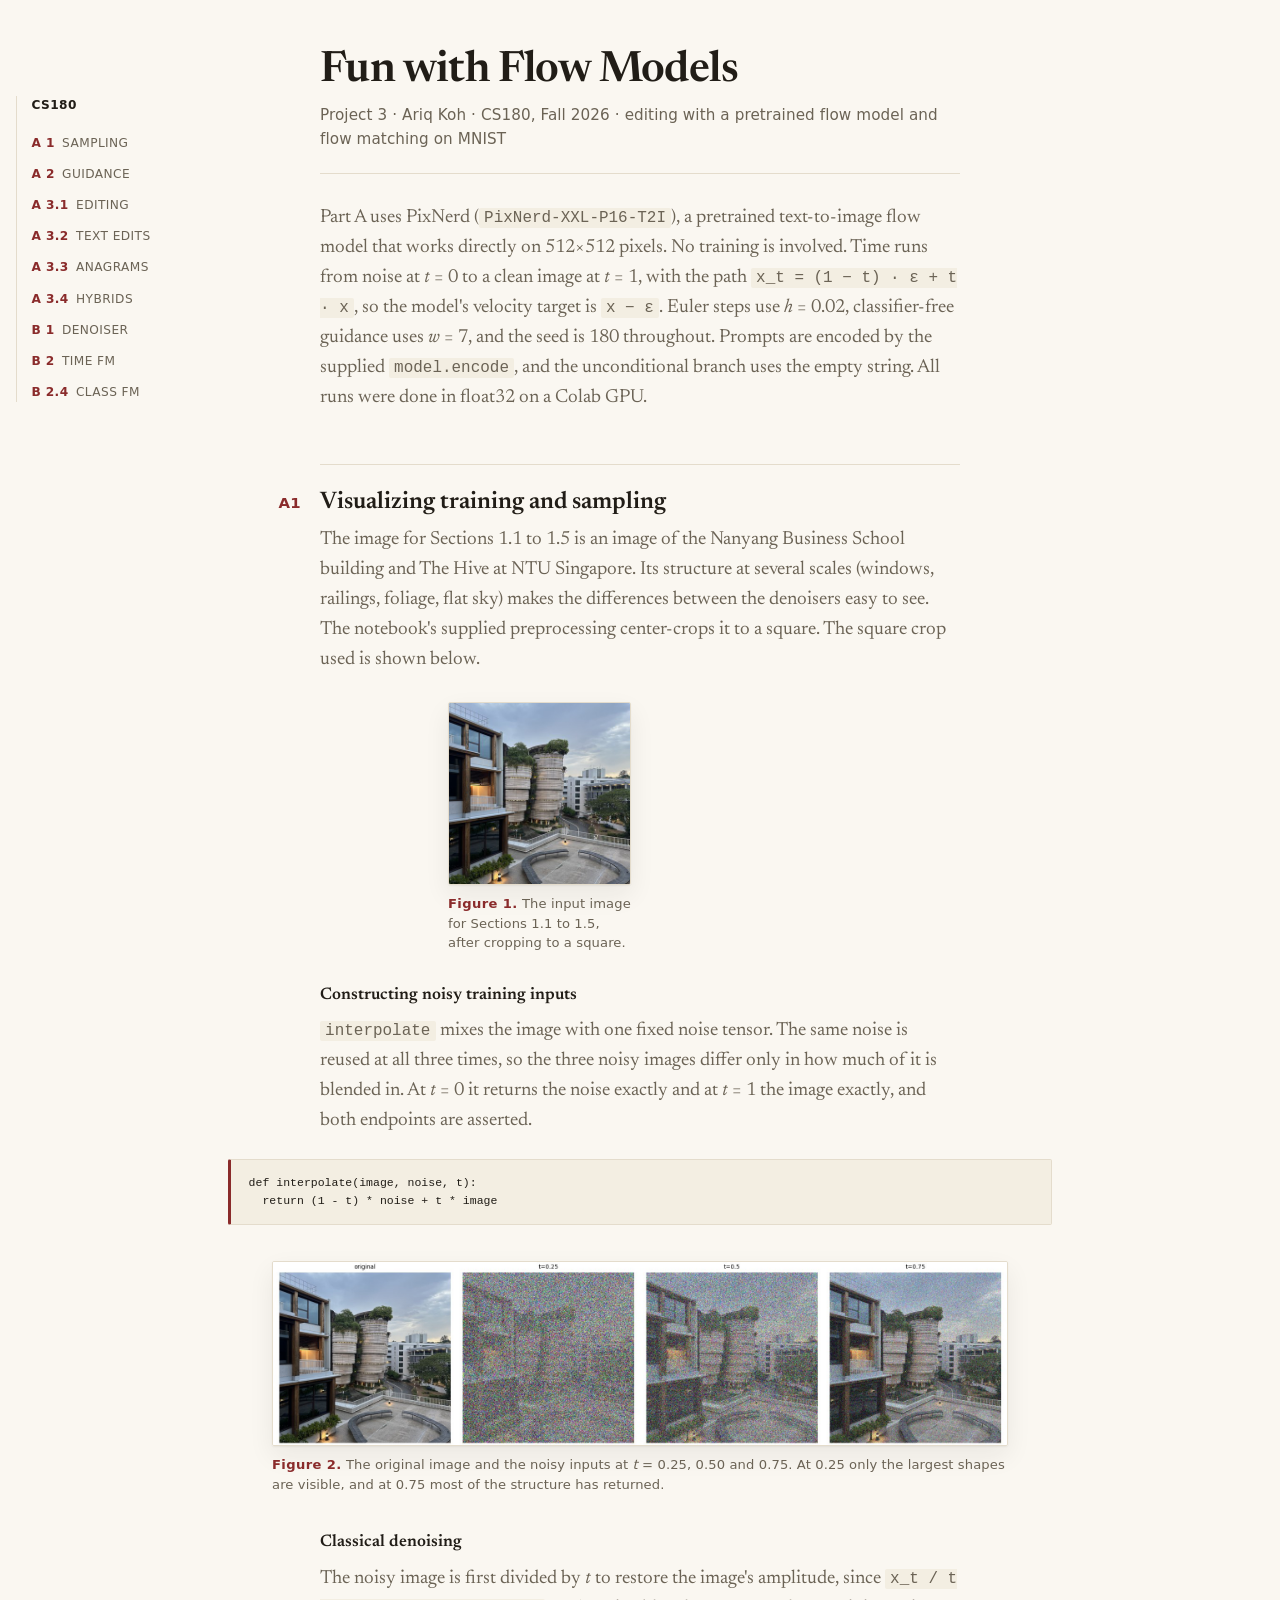
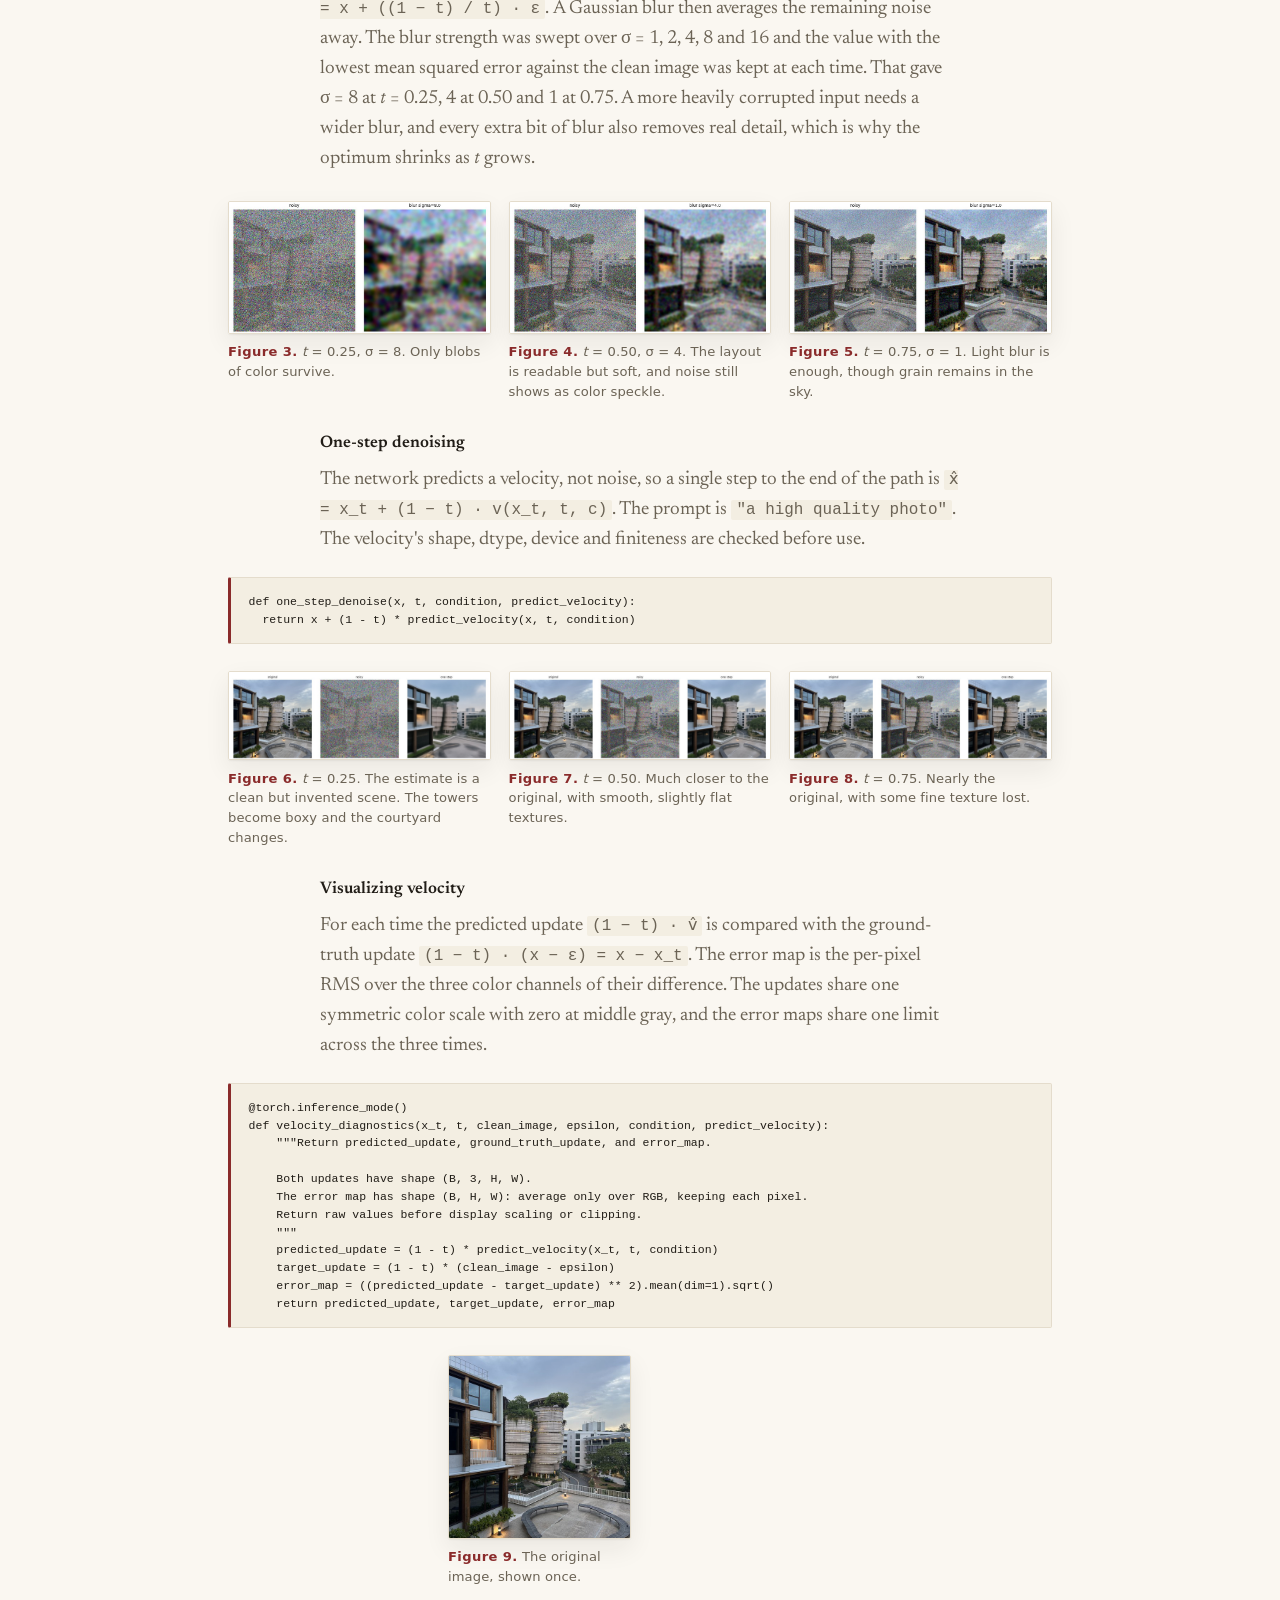
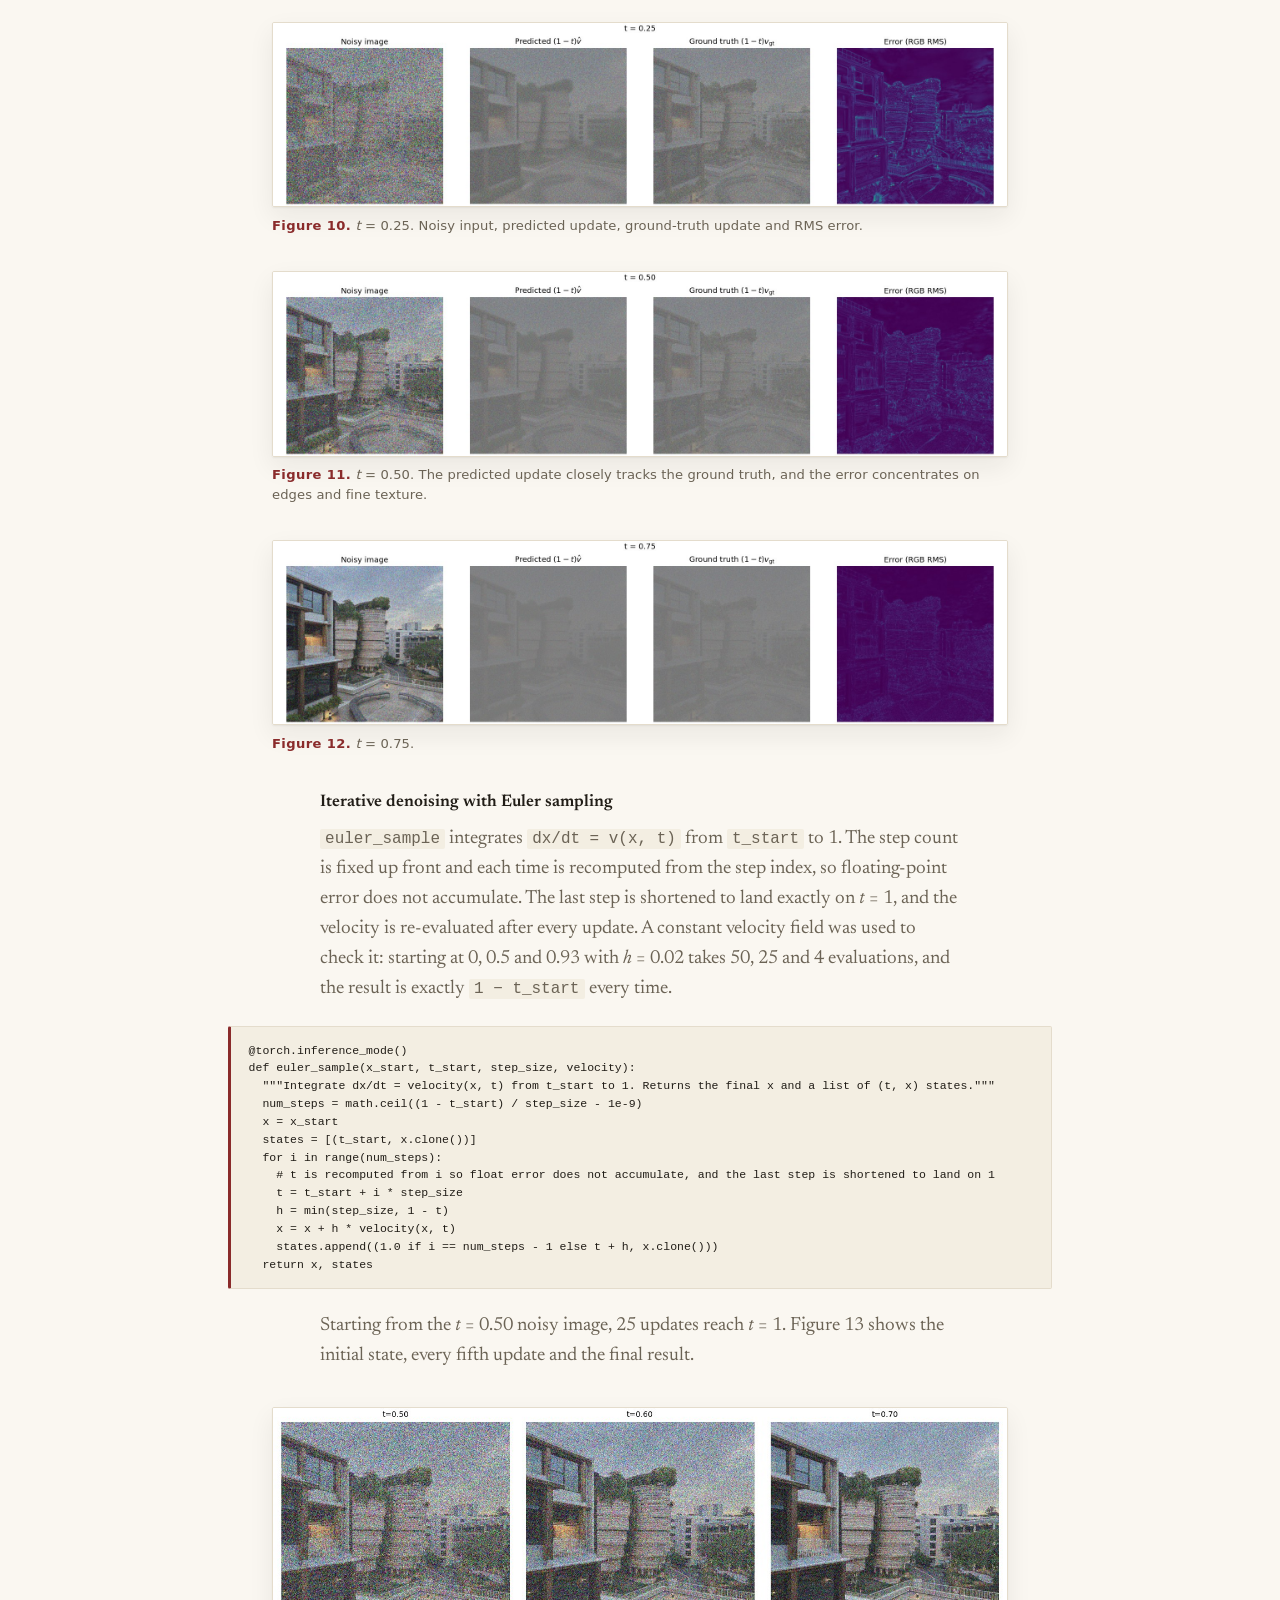
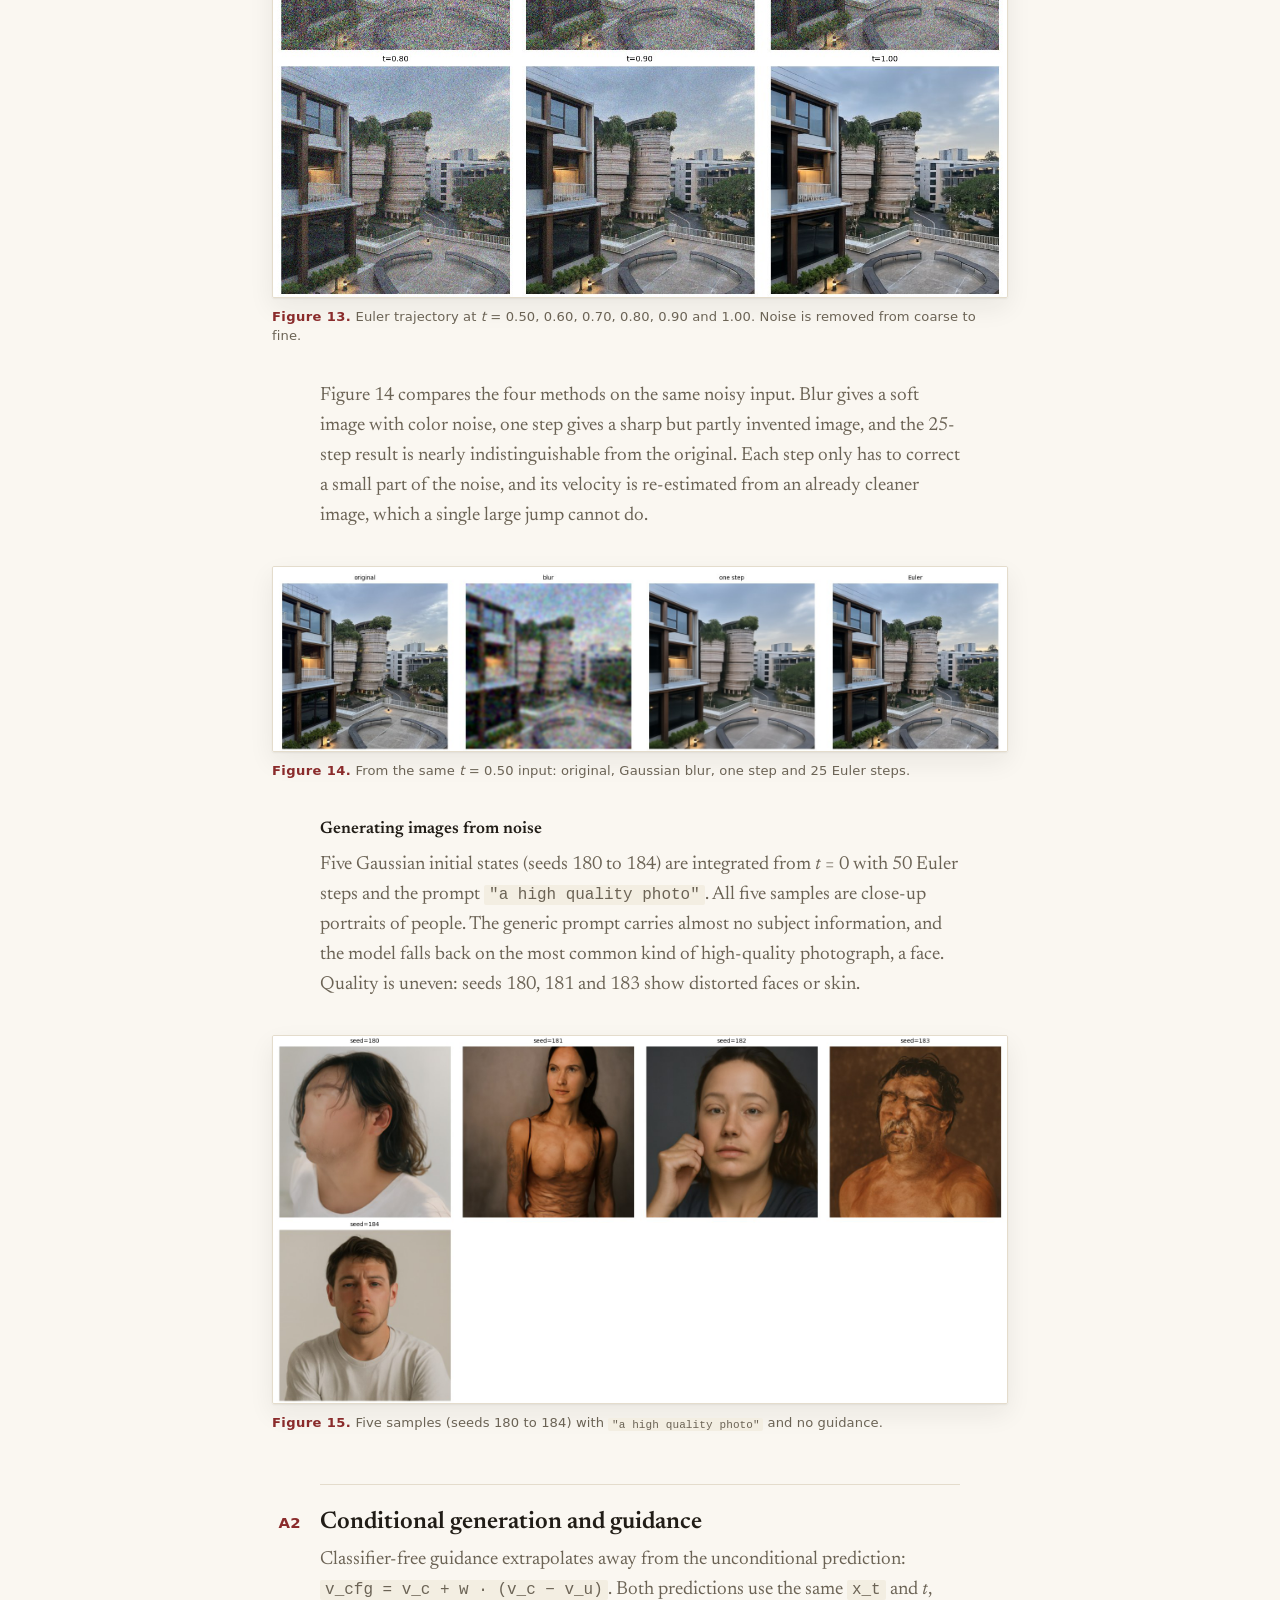
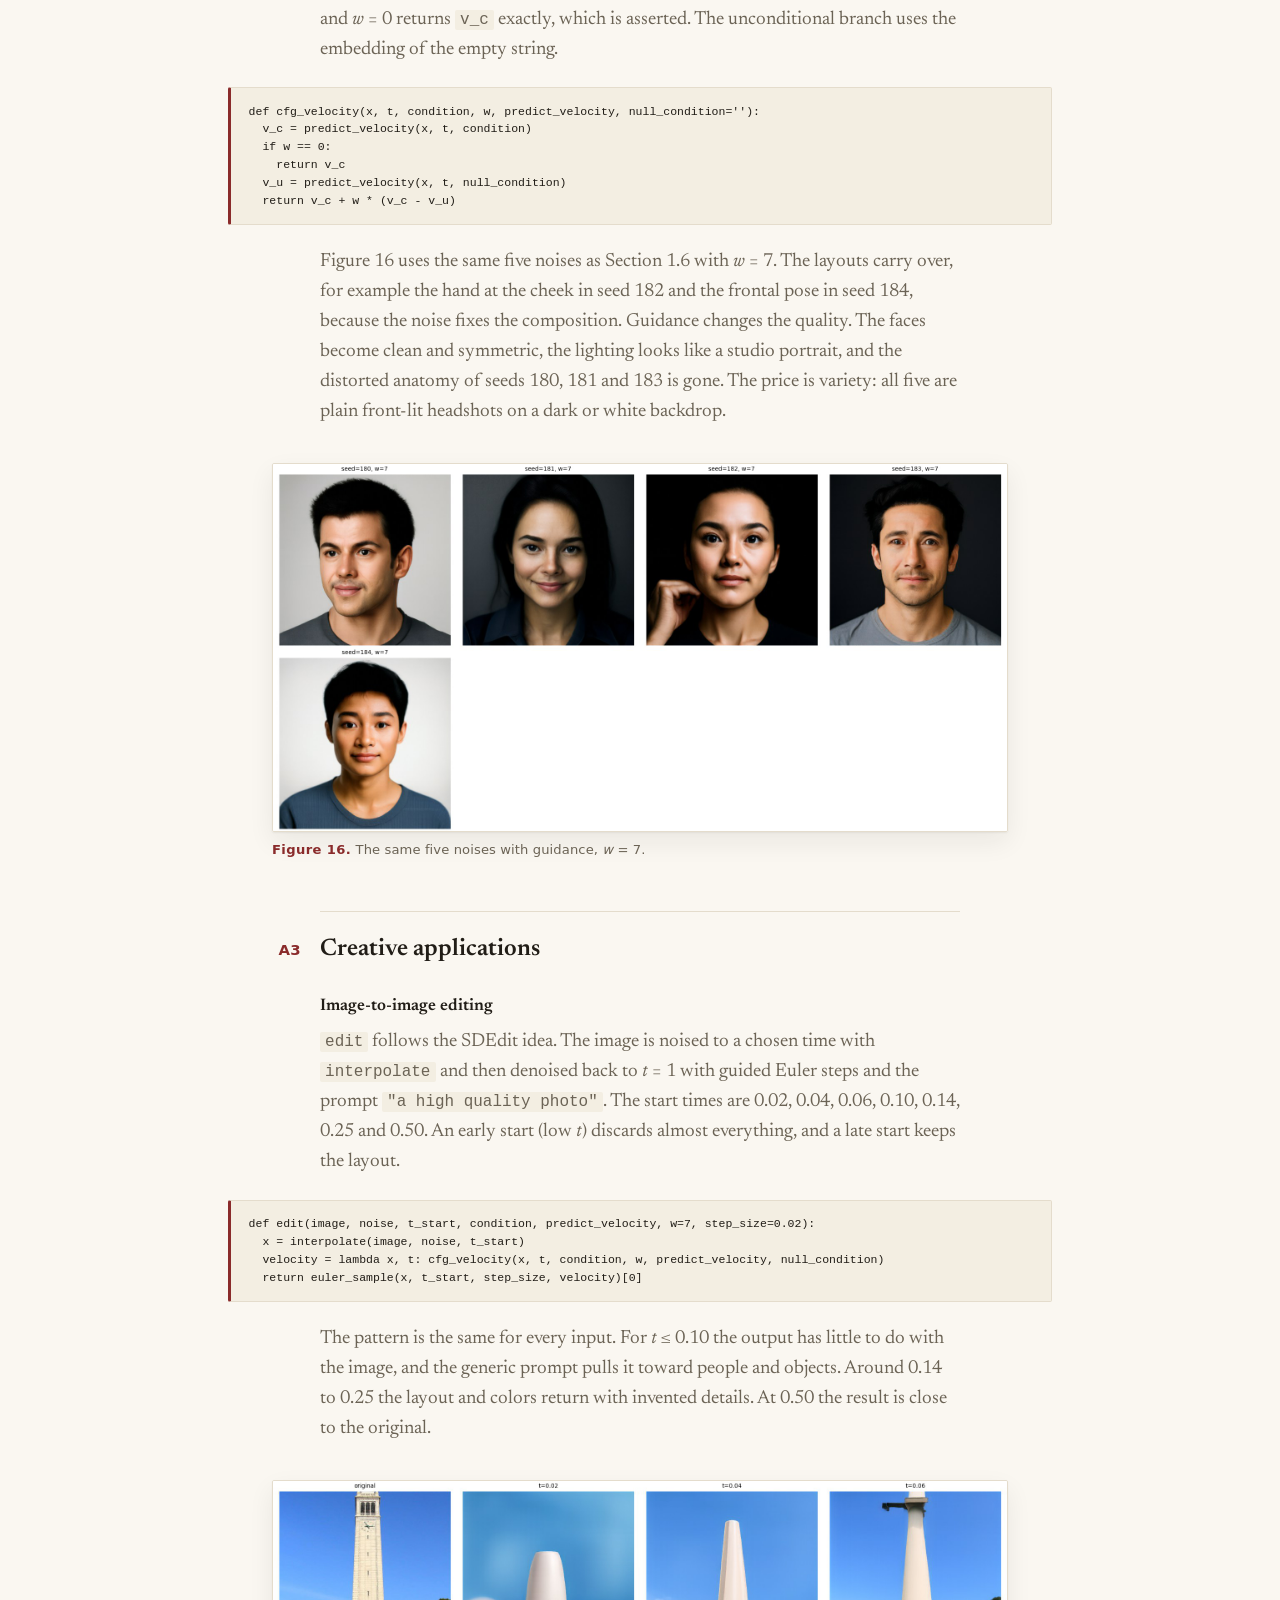
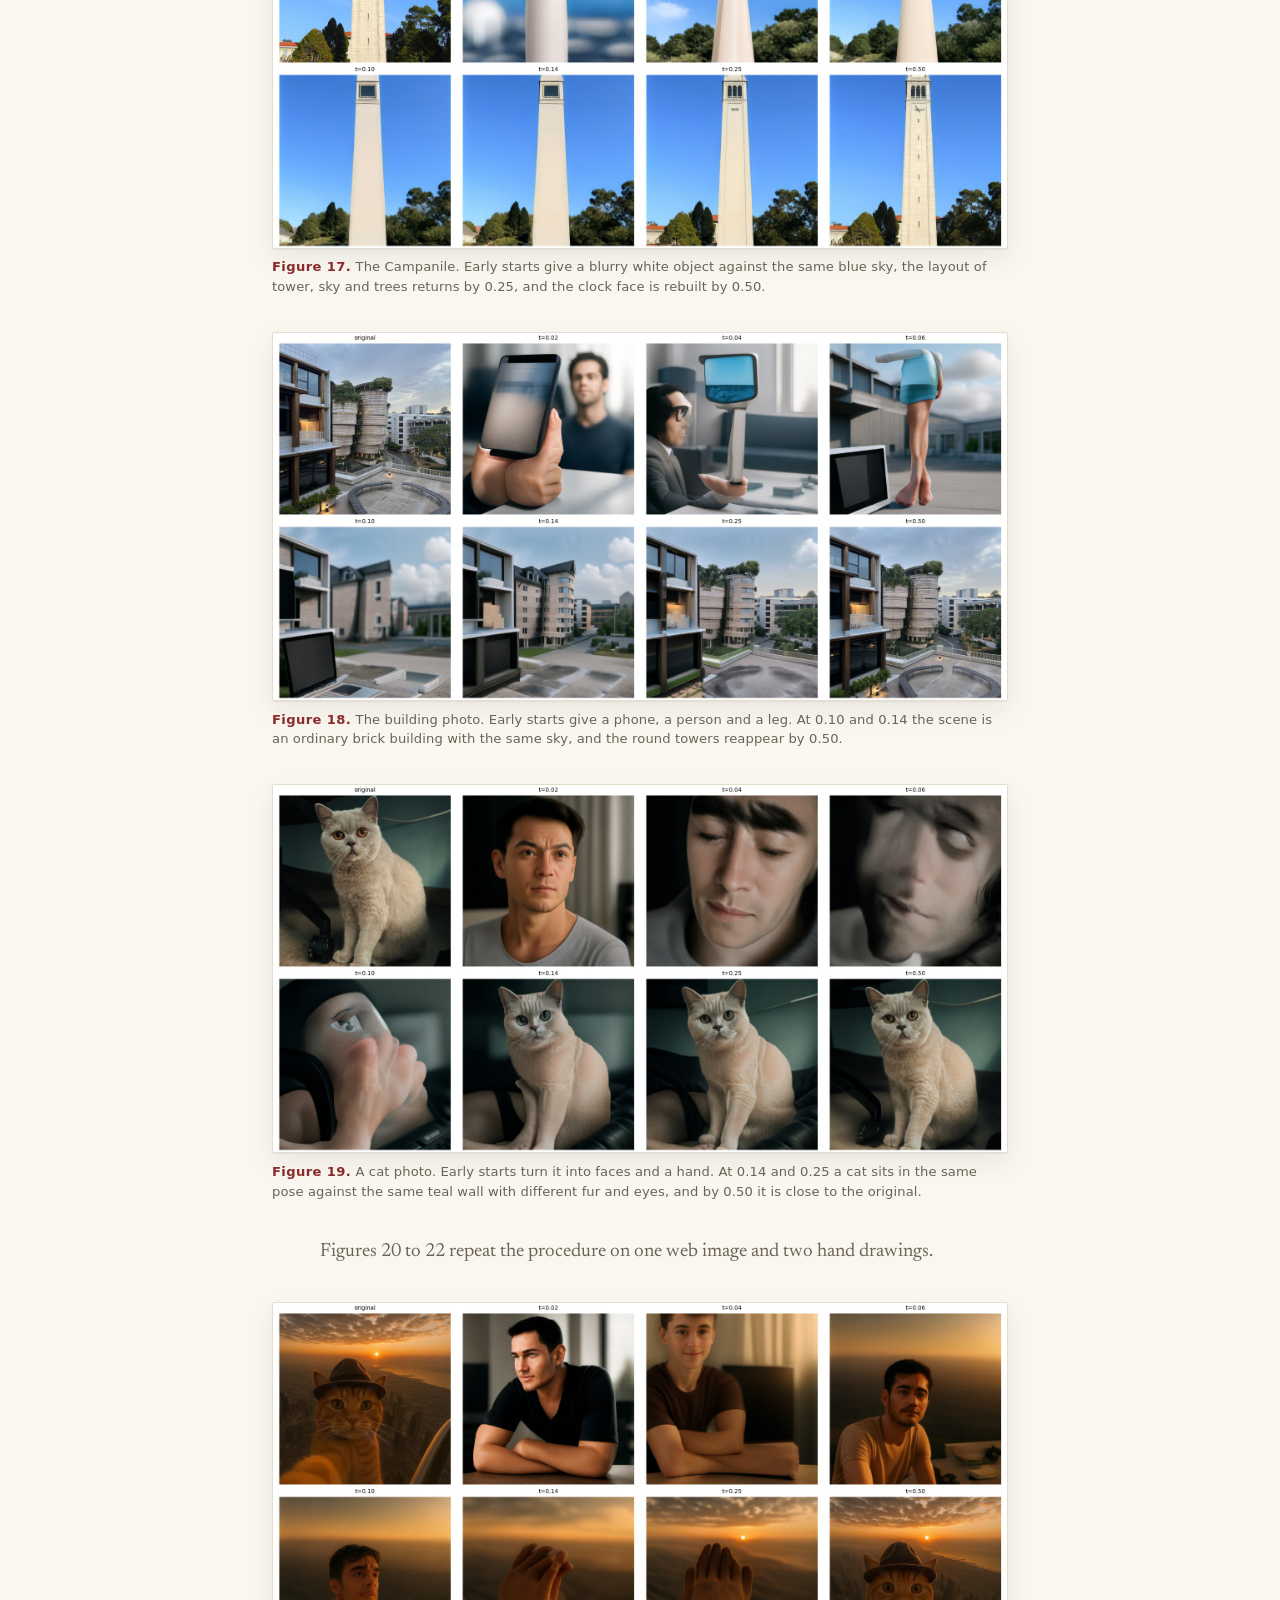
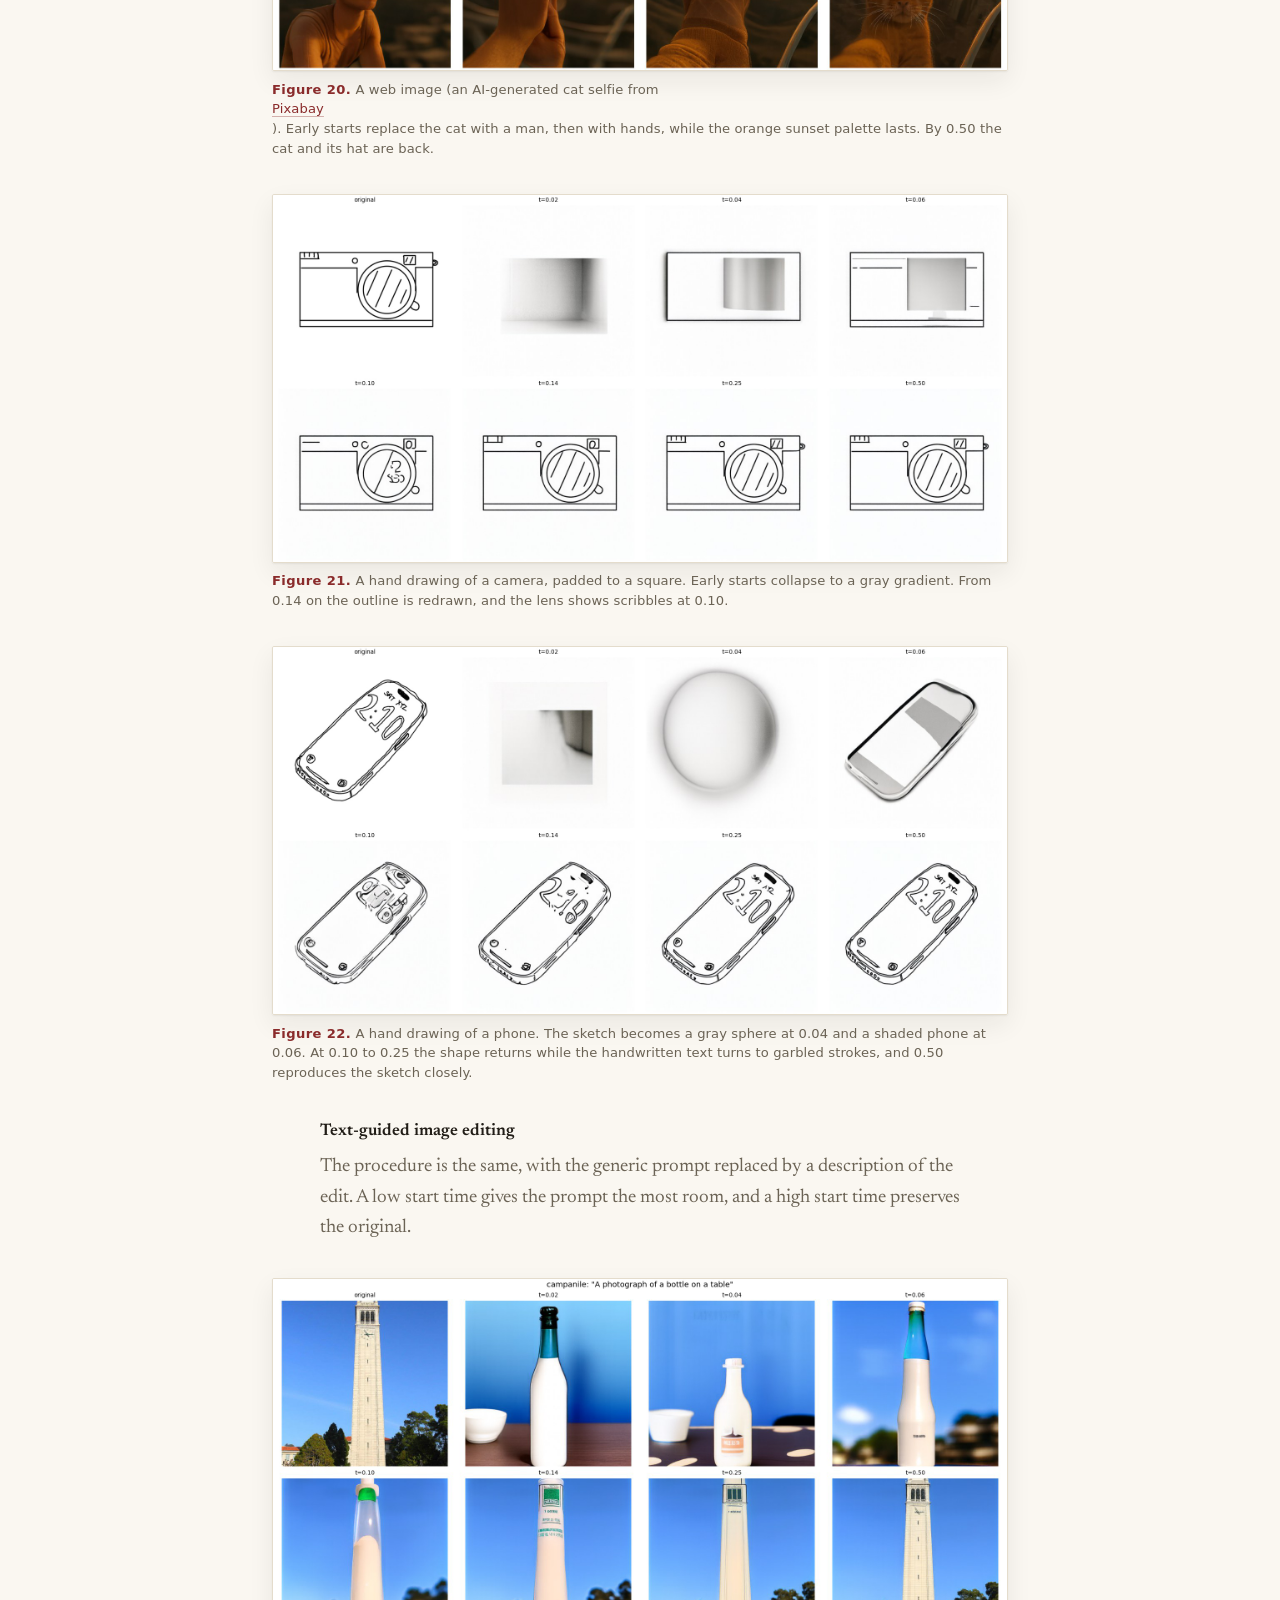
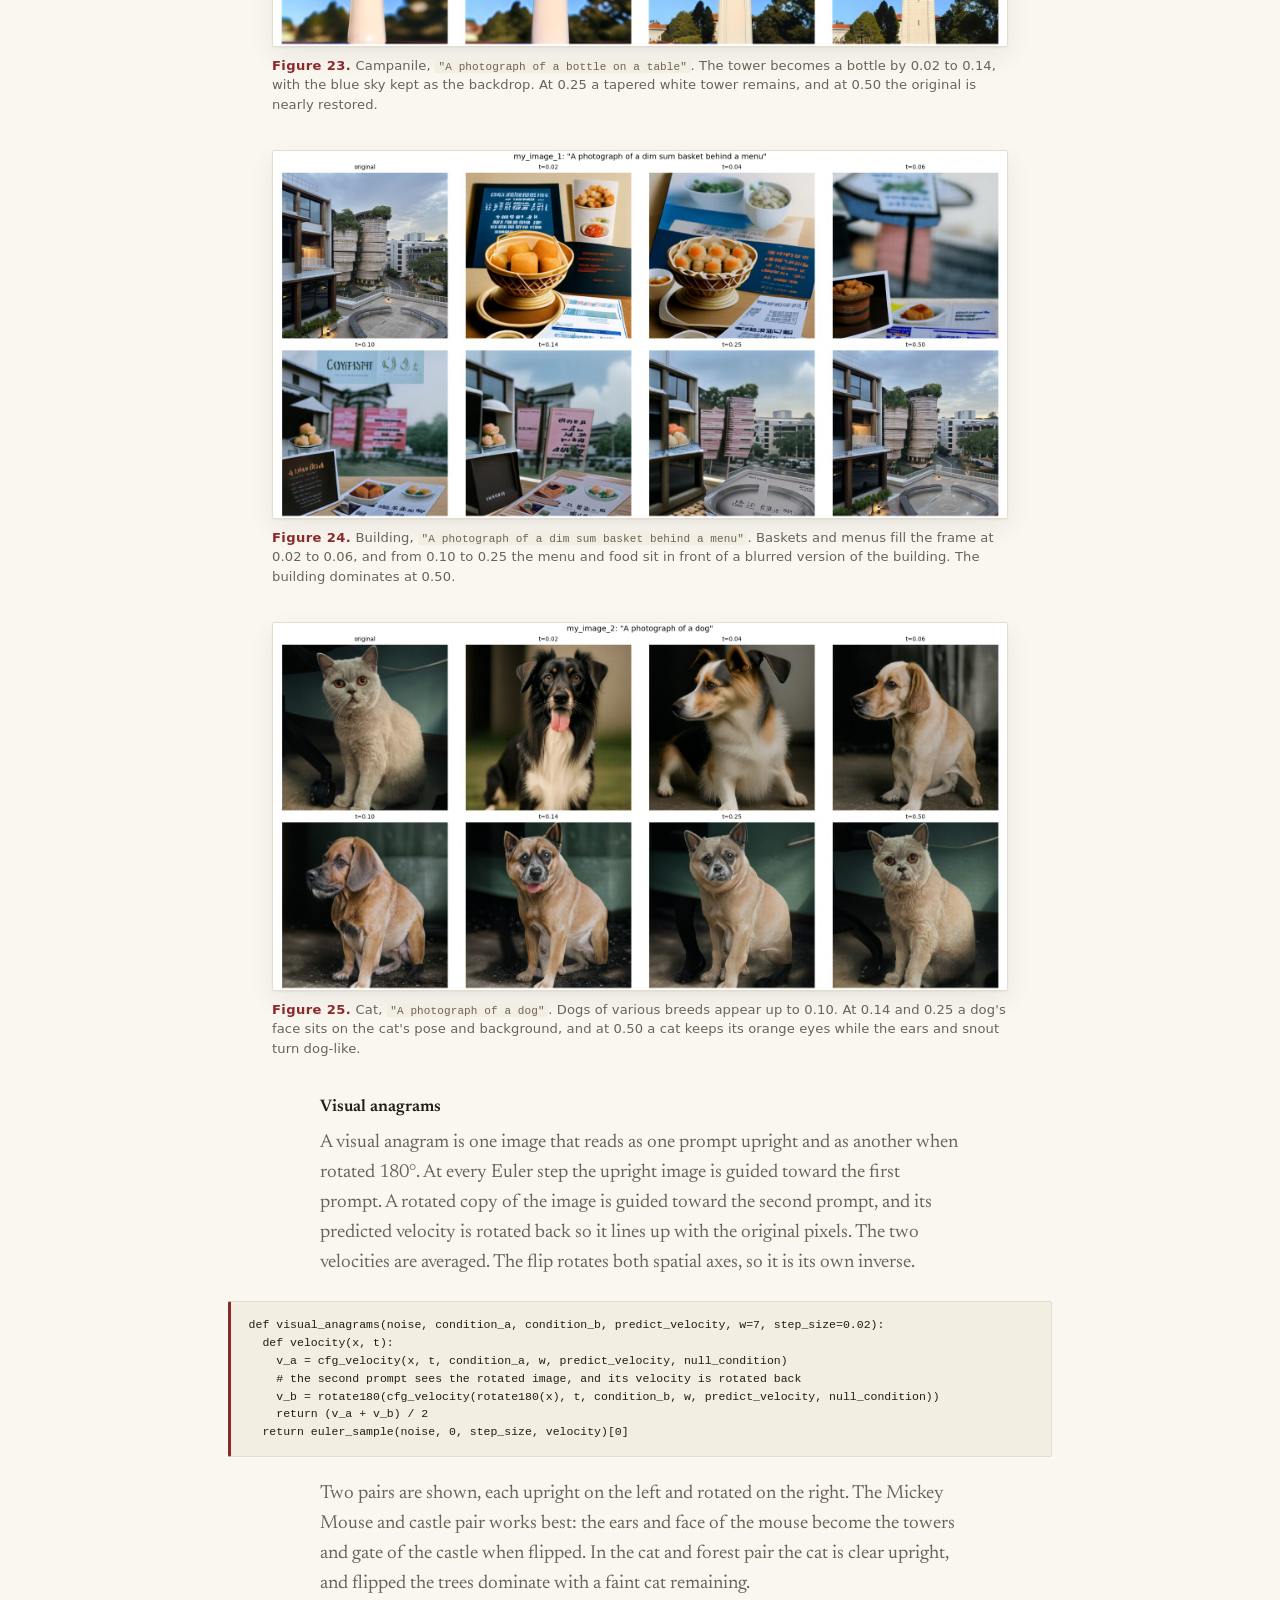
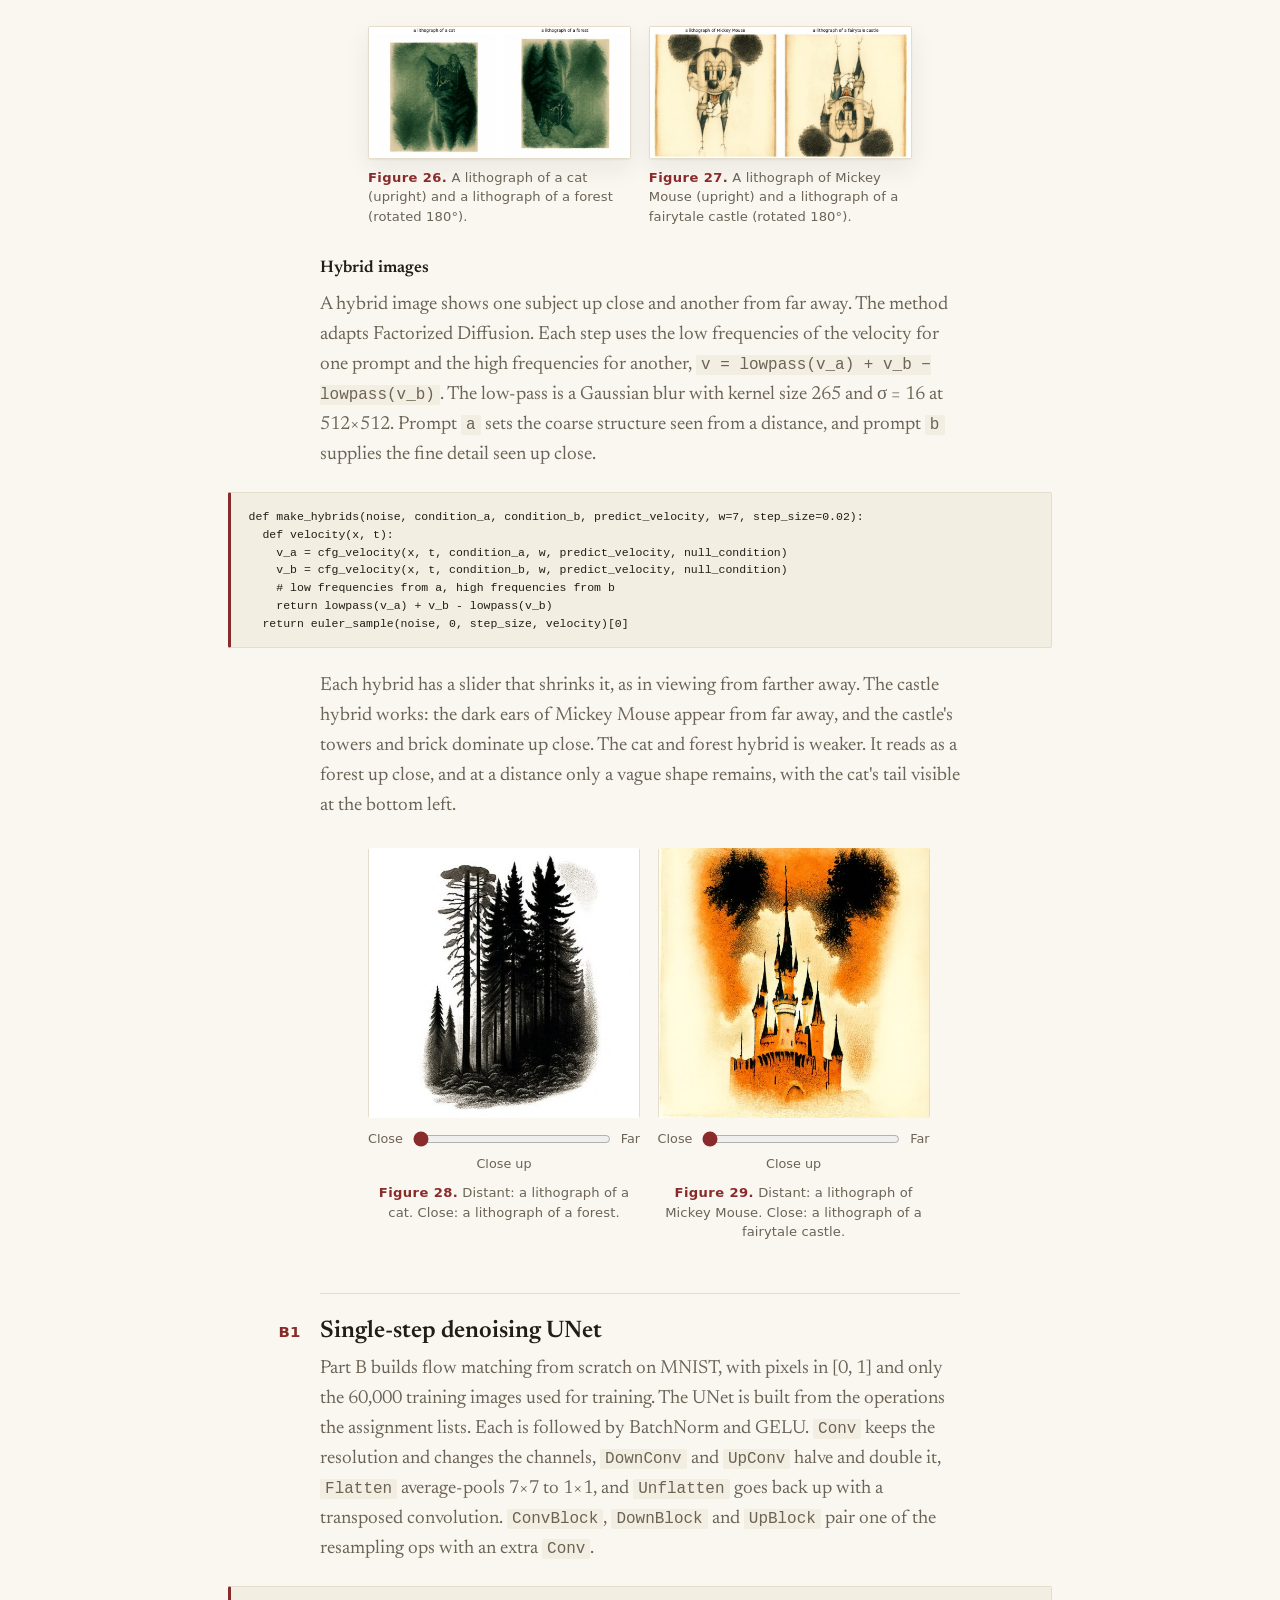
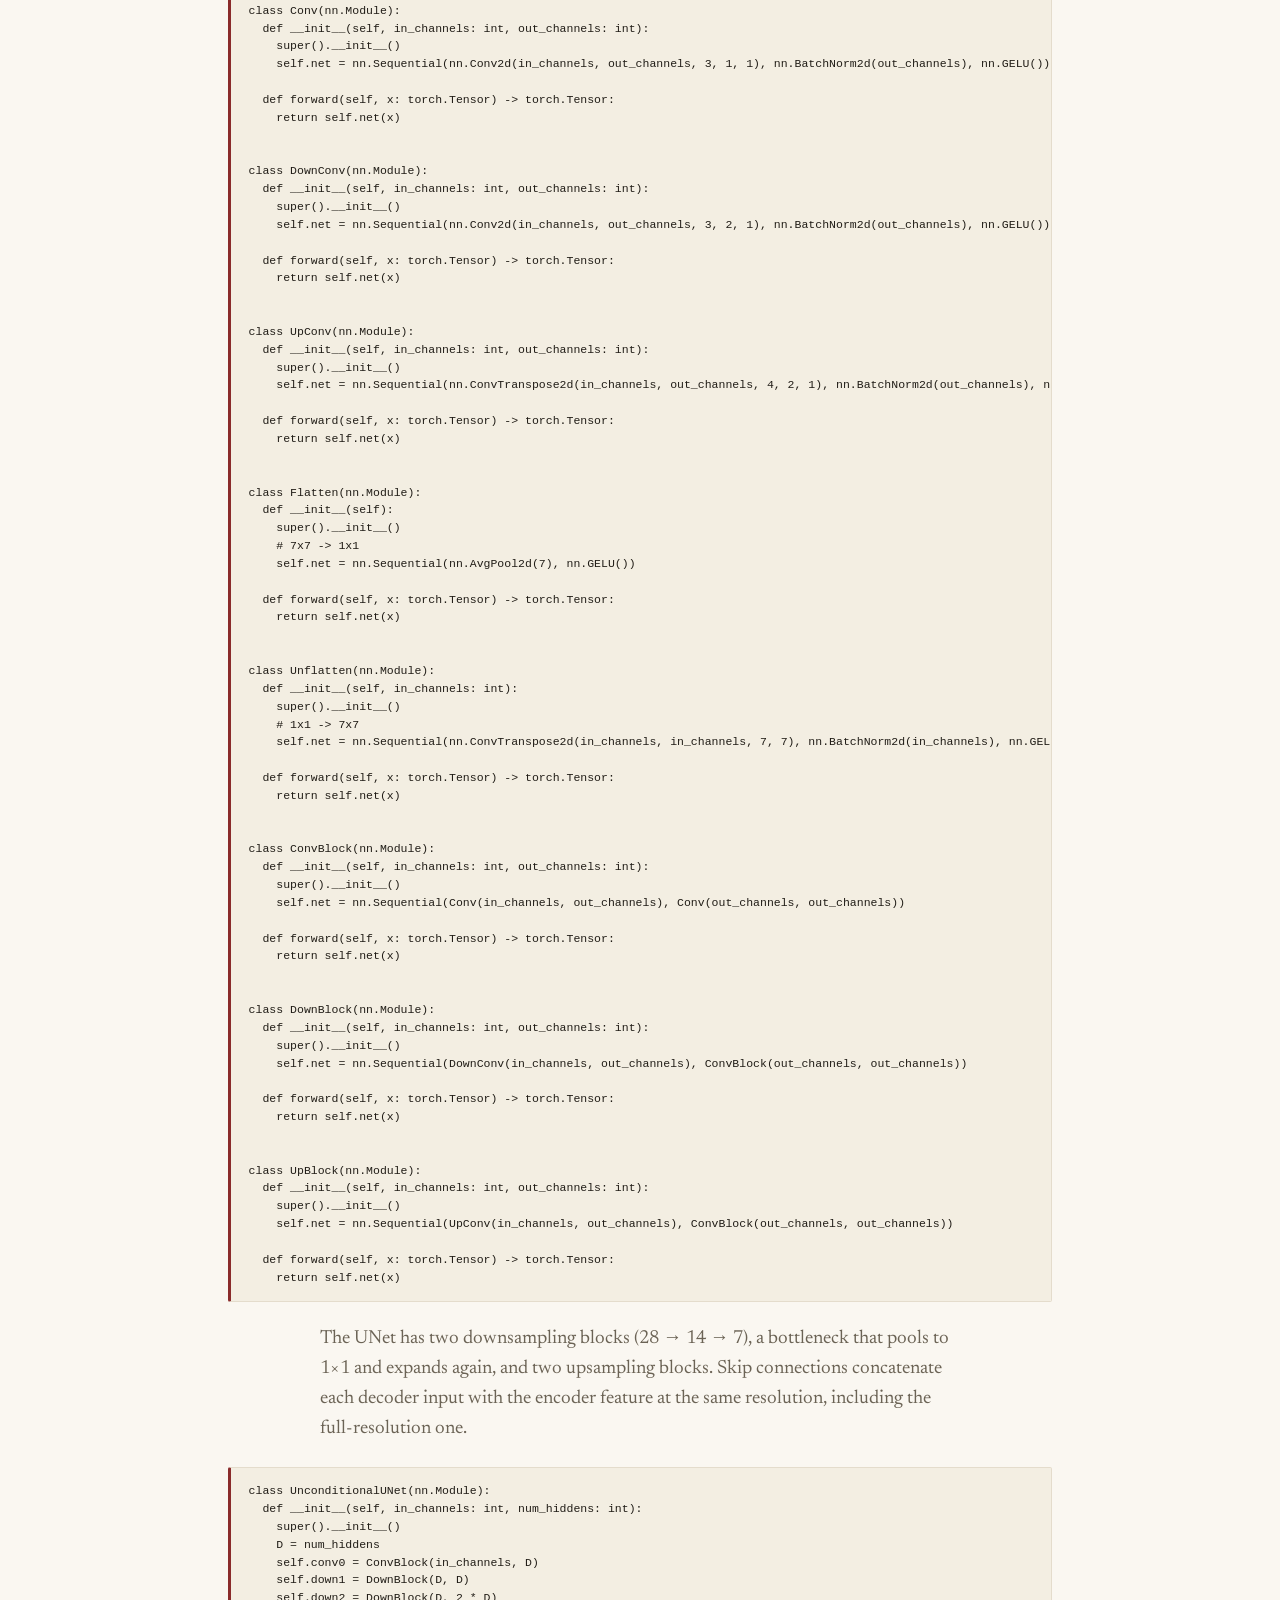
<file: proj3/index.html>
<!doctype html>
<html lang="en">
<head>
<meta charset="utf-8">
<meta name="viewport" content="width=device-width, initial-scale=1">
<title>Project 3: Fun with Flow Models</title>
<meta name="description" content="CS180 Project 3: sampling and editing with a pretrained flow model, and flow matching from scratch on MNIST.">
<link rel="preconnect" href="https://fonts.googleapis.com">
<link rel="preconnect" href="https://fonts.gstatic.com" crossorigin>
<link rel="stylesheet" href="https://fonts.googleapis.com/css2?family=Newsreader:ital,opsz,wght@0,6..72,400;0,6..72,600;1,6..72,400&display=swap">
<link rel="stylesheet" href="../styles.css">
<link rel="stylesheet" href="editorial.css">
</head>
<body>
<nav class="topnav" aria-label="Sections">
  <div class="topnav-in">
    <a class="home" href="../">CS180</a>
    <a href="#a1"><span class="no">A 1</span> Sampling</a>
    <a href="#a2"><span class="no">A 2</span> Guidance</a>
    <a href="#a31"><span class="no">A 3.1</span> Editing</a>
    <a href="#a32"><span class="no">A 3.2</span> Text edits</a>
    <a href="#a33"><span class="no">A 3.3</span> Anagrams</a>
    <a href="#a34"><span class="no">A 3.4</span> Hybrids</a>
    <a href="#b1"><span class="no">B 1</span> Denoiser</a>
    <a href="#b2"><span class="no">B 2</span> Time FM</a>
    <a href="#b3"><span class="no">B 2.4</span> Class FM</a>
  </div>
</nav>
<main class="doc">

  <h1>Fun with Flow Models</h1>
  <p class="sub">Project 3 &middot; Ariq Koh &middot; CS180, Fall 2026 &middot; editing with a pretrained flow model and flow matching on MNIST</p>

  <p class="setup">
    Part A uses PixNerd (<code>PixNerd-XXL-P16-T2I</code>), a pretrained text-to-image flow model that works directly on 512&times;512 pixels. No training is involved. Time runs from noise at <i>t</i>&nbsp;=&nbsp;0 to a clean image at <i>t</i>&nbsp;=&nbsp;1, with the path <code>x_t = (1 &minus; t) &middot; &epsilon; + t &middot; x</code>, so the model's velocity target is <code>x &minus; &epsilon;</code>. Euler steps use <i>h</i>&nbsp;=&nbsp;0.02, classifier-free guidance uses <i>w</i>&nbsp;=&nbsp;7, and the seed is 180 throughout. Prompts are encoded by the supplied <code>model.encode</code>, and the unconditional branch uses the empty string. All runs were done in float32 on a Colab GPU.
  </p>

  <h2 id="a1"><span class="secno">A1</span> Visualizing training and sampling</h2>
  <p class="setup">
    The image for Sections 1.1 to 1.5 is an image of the Nanyang Business School building and The Hive at NTU Singapore. Its structure at several scales (windows, railings, foliage, flat sky) makes the differences between the denoisers easy to see. The notebook's supplied preprocessing center-crops it to a square. The square crop used is shown below.
  </p>

  <div class="grid2 compact">
    <figure>
      <a href="media/in_my_image_2.jpg" target="_blank" rel="noopener"><img src="media/in_my_image_2.jpg" width="384" height="384" loading="lazy" alt="The building photo used for Part A Section 1, cropped square"></a>
      <figcaption><b>Figure 1.</b> The input image for Sections 1.1 to 1.5, after cropping to a square.</figcaption>
    </figure>
  </div>
  <h3><span class="secno">1.1</span> Constructing noisy training inputs</h3>
  <p class="setup">
    <code>interpolate</code> mixes the image with one fixed noise tensor. The same noise is reused at all three times, so the three noisy images differ only in how much of it is blended in. At <i>t</i>&nbsp;=&nbsp;0 it returns the noise exactly and at <i>t</i>&nbsp;=&nbsp;1 the image exactly, and both endpoints are asserted.
  </p>

<pre class="code"><code>def interpolate(image, noise, t):
  return (1 - t) * noise + t * image</code></pre>
      <figure class="montage">
    <a href="media/a_training_inputs.jpg" target="_blank" rel="noopener"><img src="media/a_training_inputs.jpg" width="1760" height="440" loading="lazy" alt="The original building photo and its noisy versions at t = 0.25, 0.5 and 0.75"></a>
    <figcaption><b>Figure 2.</b> The original image and the noisy inputs at <i>t</i>&nbsp;=&nbsp;0.25, 0.50 and 0.75. At 0.25 only the largest shapes are visible, and at 0.75 most of the structure has returned.</figcaption>
  </figure>
  <h3><span class="secno">1.2</span> Classical denoising</h3>
  <p class="setup">
    The noisy image is first divided by <i>t</i> to restore the image's amplitude, since <code>x_t / t = x + ((1 &minus; t) / t) &middot; &epsilon;</code>. A Gaussian blur then averages the remaining noise away. The blur strength was swept over &sigma;&nbsp;=&nbsp;1, 2, 4, 8 and 16 and the value with the lowest mean squared error against the clean image was kept at each time. That gave &sigma;&nbsp;=&nbsp;8 at <i>t</i>&nbsp;=&nbsp;0.25, 4 at 0.50 and 1 at 0.75. A more heavily corrupted input needs a wider blur, and every extra bit of blur also removes real detail, which is why the optimum shrinks as <i>t</i> grows.
  </p>

  <div class="grid3 wide">
    <figure>
      <a href="media/a_blur_0.25.jpg" target="_blank" rel="noopener"><img src="media/a_blur_0.25.jpg" width="880" height="440" loading="lazy" alt="Noisy input at t = 0.25 next to its Gaussian-blurred version with sigma 8"></a>
      <figcaption><b>Figure 3.</b> <i>t</i>&nbsp;=&nbsp;0.25, &sigma;&nbsp;=&nbsp;8. Only blobs of color survive.</figcaption>
    </figure>
    <figure>
      <a href="media/a_blur_0.5.jpg" target="_blank" rel="noopener"><img src="media/a_blur_0.5.jpg" width="880" height="440" loading="lazy" alt="Noisy input at t = 0.5 next to its Gaussian-blurred version with sigma 4"></a>
      <figcaption><b>Figure 4.</b> <i>t</i>&nbsp;=&nbsp;0.50, &sigma;&nbsp;=&nbsp;4. The layout is readable but soft, and noise still shows as color speckle.</figcaption>
    </figure>
    <figure>
      <a href="media/a_blur_0.75.jpg" target="_blank" rel="noopener"><img src="media/a_blur_0.75.jpg" width="880" height="440" loading="lazy" alt="Noisy input at t = 0.75 next to its Gaussian-blurred version with sigma 1"></a>
      <figcaption><b>Figure 5.</b> <i>t</i>&nbsp;=&nbsp;0.75, &sigma;&nbsp;=&nbsp;1. Light blur is enough, though grain remains in the sky.</figcaption>
    </figure>
  </div>
  <h3><span class="secno">1.3</span> One-step denoising</h3>
  <p class="setup">
    The network predicts a velocity, not noise, so a single step to the end of the path is <code>x&#770; = x_t + (1 &minus; t) &middot; v(x_t, t, c)</code>. The prompt is <code>"a high quality photo"</code>. The velocity's shape, dtype, device and finiteness are checked before use.
  </p>

<pre class="code"><code>def one_step_denoise(x, t, condition, predict_velocity):
  return x + (1 - t) * predict_velocity(x, t, condition)</code></pre>
  <div class="grid3 wide">
    <figure>
      <a href="media/a_one_step_0.25.jpg" target="_blank" rel="noopener"><img src="media/a_one_step_0.25.jpg" width="1320" height="440" loading="lazy" alt="Original, noisy input and one-step estimate at t = 0.25"></a>
      <figcaption><b>Figure 6.</b> <i>t</i>&nbsp;=&nbsp;0.25. The estimate is a clean but invented scene. The towers become boxy and the courtyard changes.</figcaption>
    </figure>
    <figure>
      <a href="media/a_one_step_0.5.jpg" target="_blank" rel="noopener"><img src="media/a_one_step_0.5.jpg" width="1320" height="440" loading="lazy" alt="Original, noisy input and one-step estimate at t = 0.5"></a>
      <figcaption><b>Figure 7.</b> <i>t</i>&nbsp;=&nbsp;0.50. Much closer to the original, with smooth, slightly flat textures.</figcaption>
    </figure>
    <figure>
      <a href="media/a_one_step_0.75.jpg" target="_blank" rel="noopener"><img src="media/a_one_step_0.75.jpg" width="1320" height="440" loading="lazy" alt="Original, noisy input and one-step estimate at t = 0.75"></a>
      <figcaption><b>Figure 8.</b> <i>t</i>&nbsp;=&nbsp;0.75. Nearly the original, with some fine texture lost.</figcaption>
    </figure>
  </div>
  <h3><span class="secno">1.4</span> Visualizing velocity</h3>
  <p class="setup">
    For each time the predicted update <code>(1 &minus; t) &middot; v&#770;</code> is compared with the ground-truth update <code>(1 &minus; t) &middot; (x &minus; &epsilon;) = x &minus; x_t</code>. The error map is the per-pixel RMS over the three color channels of their difference. The updates share one symmetric color scale with zero at middle gray, and the error maps share one limit across the three times.
  </p>

<pre class="code"><code>@torch.inference_mode()
def velocity_diagnostics(x_t, t, clean_image, epsilon, condition, predict_velocity):
    &quot;&quot;&quot;Return predicted_update, ground_truth_update, and error_map.

    Both updates have shape (B, 3, H, W).
    The error map has shape (B, H, W): average only over RGB, keeping each pixel.
    Return raw values before display scaling or clipping.
    &quot;&quot;&quot;
    predicted_update = (1 - t) * predict_velocity(x_t, t, condition)
    target_update = (1 - t) * (clean_image - epsilon)
    error_map = ((predicted_update - target_update) ** 2).mean(dim=1).sqrt()
    return predicted_update, target_update, error_map</code></pre>
  <div class="grid2 compact">
    <figure>
      <a href="media/a_velocity_original.jpg" target="_blank" rel="noopener"><img src="media/a_velocity_original.jpg" width="512" height="512" loading="lazy" alt="The original image shown once"></a>
      <figcaption><b>Figure 9.</b> The original image, shown once.</figcaption>
    </figure>
  </div>
      <figure class="montage">
    <a href="media/a_velocity_0.25.jpg" target="_blank" rel="noopener"><img src="media/a_velocity_0.25.jpg" width="1760" height="440" loading="lazy" alt="Noisy input, predicted update, ground-truth update and error heatmap at t = 0.25"></a>
    <figcaption><b>Figure 10.</b> <i>t</i>&nbsp;=&nbsp;0.25. Noisy input, predicted update, ground-truth update and RMS error.</figcaption>
  </figure>
      <figure class="montage">
    <a href="media/a_velocity_0.50.jpg" target="_blank" rel="noopener"><img src="media/a_velocity_0.50.jpg" width="1760" height="440" loading="lazy" alt="Noisy input, predicted update, ground-truth update and error heatmap at t = 0.5"></a>
    <figcaption><b>Figure 11.</b> <i>t</i>&nbsp;=&nbsp;0.50. The predicted update closely tracks the ground truth, and the error concentrates on edges and fine texture.</figcaption>
  </figure>
      <figure class="montage">
    <a href="media/a_velocity_0.75.jpg" target="_blank" rel="noopener"><img src="media/a_velocity_0.75.jpg" width="1760" height="440" loading="lazy" alt="Noisy input, predicted update, ground-truth update and error heatmap at t = 0.75"></a>
    <figcaption><b>Figure 12.</b> <i>t</i>&nbsp;=&nbsp;0.75.</figcaption>
  </figure>
  <h3><span class="secno">1.5</span> Iterative denoising with Euler sampling</h3>
  <p class="setup">
    <code>euler_sample</code> integrates <code>dx/dt = v(x, t)</code> from <code>t_start</code> to 1. The step count is fixed up front and each time is recomputed from the step index, so floating-point error does not accumulate. The last step is shortened to land exactly on <i>t</i>&nbsp;=&nbsp;1, and the velocity is re-evaluated after every update. A constant velocity field was used to check it: starting at 0, 0.5 and 0.93 with <i>h</i>&nbsp;=&nbsp;0.02 takes 50, 25 and 4 evaluations, and the result is exactly <code>1 &minus; t_start</code> every time.
  </p>

<pre class="code"><code>@torch.inference_mode()
def euler_sample(x_start, t_start, step_size, velocity):
  &quot;&quot;&quot;Integrate dx/dt = velocity(x, t) from t_start to 1. Returns the final x and a list of (t, x) states.&quot;&quot;&quot;
  num_steps = math.ceil((1 - t_start) / step_size - 1e-9)
  x = x_start
  states = [(t_start, x.clone())]
  for i in range(num_steps):
    # t is recomputed from i so float error does not accumulate, and the last step is shortened to land on 1
    t = t_start + i * step_size
    h = min(step_size, 1 - t)
    x = x + h * velocity(x, t)
    states.append((1.0 if i == num_steps - 1 else t + h, x.clone()))
  return x, states</code></pre>
  <p class="setup">
    Starting from the <i>t</i>&nbsp;=&nbsp;0.50 noisy image, 25 updates reach <i>t</i>&nbsp;=&nbsp;1. Figure 13 shows the initial state, every fifth update and the final result.
  </p>

      <figure class="montage">
    <a href="media/a_trajectory.jpg" target="_blank" rel="noopener"><img src="media/a_trajectory.jpg" width="1320" height="880" loading="lazy" alt="Euler sampling trajectory from t = 0.5 to t = 1.0"></a>
    <figcaption><b>Figure 13.</b> Euler trajectory at <i>t</i>&nbsp;=&nbsp;0.50, 0.60, 0.70, 0.80, 0.90 and 1.00. Noise is removed from coarse to fine.</figcaption>
  </figure>
  <p class="setup">
    Figure 14 compares the four methods on the same noisy input. Blur gives a soft image with color noise, one step gives a sharp but partly invented image, and the 25-step result is nearly indistinguishable from the original. Each step only has to correct a small part of the noise, and its velocity is re-estimated from an already cleaner image, which a single large jump cannot do.
  </p>

      <figure class="montage">
    <a href="media/a_comparison.jpg" target="_blank" rel="noopener"><img src="media/a_comparison.jpg" width="1760" height="440" loading="lazy" alt="Original, Gaussian blur, one-step estimate and Euler result from the same t = 0.5 input"></a>
    <figcaption><b>Figure 14.</b> From the same <i>t</i>&nbsp;=&nbsp;0.50 input: original, Gaussian blur, one step and 25 Euler steps.</figcaption>
  </figure>
  <h3><span class="secno">1.6</span> Generating images from noise</h3>
  <p class="setup">
    Five Gaussian initial states (seeds 180 to 184) are integrated from <i>t</i>&nbsp;=&nbsp;0 with 50 Euler steps and the prompt <code>"a high quality photo"</code>. All five samples are close-up portraits of people. The generic prompt carries almost no subject information, and the model falls back on the most common kind of high-quality photograph, a face. Quality is uneven: seeds 180, 181 and 183 show distorted faces or skin.
  </p>

      <figure class="montage">
    <a href="media/a_conditional_samples.jpg" target="_blank" rel="noopener"><img src="media/a_conditional_samples.jpg" width="1760" height="880" loading="lazy" alt="Five samples from noise with the prompt a high quality photo, all portraits of people"></a>
    <figcaption><b>Figure 15.</b> Five samples (seeds 180 to 184) with <code>"a high quality photo"</code> and no guidance.</figcaption>
  </figure>
  <h2 id="a2"><span class="secno">A2</span> Conditional generation and guidance</h2>
  <p class="setup">
    Classifier-free guidance extrapolates away from the unconditional prediction: <code>v_cfg = v_c + w &middot; (v_c &minus; v_u)</code>. Both predictions use the same <code>x_t</code> and <i>t</i>, and <i>w</i>&nbsp;=&nbsp;0 returns <code>v_c</code> exactly, which is asserted. The unconditional branch uses the embedding of the empty string.
  </p>

<pre class="code"><code>def cfg_velocity(x, t, condition, w, predict_velocity, null_condition=&#x27;&#x27;):
  v_c = predict_velocity(x, t, condition)
  if w == 0:
    return v_c
  v_u = predict_velocity(x, t, null_condition)
  return v_c + w * (v_c - v_u)</code></pre>
  <p class="setup">
    Figure 16 uses the same five noises as Section 1.6 with <i>w</i>&nbsp;=&nbsp;7. The layouts carry over, for example the hand at the cheek in seed 182 and the frontal pose in seed 184, because the noise fixes the composition. Guidance changes the quality. The faces become clean and symmetric, the lighting looks like a studio portrait, and the distorted anatomy of seeds 180, 181 and 183 is gone. The price is variety: all five are plain front-lit headshots on a dark or white backdrop.
  </p>

      <figure class="montage">
    <a href="media/a_cfg_samples.jpg" target="_blank" rel="noopener"><img src="media/a_cfg_samples.jpg" width="1760" height="880" loading="lazy" alt="The same five seeds sampled with classifier-free guidance at w = 7"></a>
    <figcaption><b>Figure 16.</b> The same five noises with guidance, <i>w</i>&nbsp;=&nbsp;7.</figcaption>
  </figure>
  <h2 id="a31"><span class="secno">A3</span> Creative applications</h2>
  <h3 id="a31x"><span class="secno">3.1</span> Image-to-image editing</h3>
  <p class="setup">
    <code>edit</code> follows the SDEdit idea. The image is noised to a chosen time with <code>interpolate</code> and then denoised back to <i>t</i>&nbsp;=&nbsp;1 with guided Euler steps and the prompt <code>"a high quality photo"</code>. The start times are 0.02, 0.04, 0.06, 0.10, 0.14, 0.25 and 0.50. An early start (low <i>t</i>) discards almost everything, and a late start keeps the layout.
  </p>

<pre class="code"><code>def edit(image, noise, t_start, condition, predict_velocity, w=7, step_size=0.02):
  x = interpolate(image, noise, t_start)
  velocity = lambda x, t: cfg_velocity(x, t, condition, w, predict_velocity, null_condition)
  return euler_sample(x, t_start, step_size, velocity)[0]</code></pre>
  <p class="setup">
    The pattern is the same for every input. For <i>t</i>&nbsp;&le;&nbsp;0.10 the output has little to do with the image, and the generic prompt pulls it toward people and objects. Around 0.14 to 0.25 the layout and colors return with invented details. At 0.50 the result is close to the original.
  </p>

      <figure class="montage">
    <a href="media/a_edit_campanile.jpg" target="_blank" rel="noopener"><img src="media/a_edit_campanile.jpg" width="1760" height="880" loading="lazy" alt="The Campanile and its edits at seven starting times"></a>
    <figcaption><b>Figure 17.</b> The Campanile. Early starts give a blurry white object against the same blue sky, the layout of tower, sky and trees returns by 0.25, and the clock face is rebuilt by 0.50.</figcaption>
  </figure>
      <figure class="montage">
    <a href="media/a_edit_my_image_1.jpg" target="_blank" rel="noopener"><img src="media/a_edit_my_image_1.jpg" width="1760" height="880" loading="lazy" alt="The building photo and its edits at seven starting times"></a>
    <figcaption><b>Figure 18.</b> The building photo. Early starts give a phone, a person and a leg. At 0.10 and 0.14 the scene is an ordinary brick building with the same sky, and the round towers reappear by 0.50.</figcaption>
  </figure>
      <figure class="montage">
    <a href="media/a_edit_my_image_2.jpg" target="_blank" rel="noopener"><img src="media/a_edit_my_image_2.jpg" width="1760" height="880" loading="lazy" alt="A cat photo and its edits at seven starting times"></a>
    <figcaption><b>Figure 19.</b> A cat photo. Early starts turn it into faces and a hand. At 0.14 and 0.25 a cat sits in the same pose against the same teal wall with different fur and eyes, and by 0.50 it is close to the original.</figcaption>
  </figure>
  <p class="setup">
    Figures 20 to 22 repeat the procedure on one web image and two hand drawings.
  </p>

      <figure class="montage">
    <a href="media/a_edit_web_image.jpg" target="_blank" rel="noopener"><img src="media/a_edit_web_image.jpg" width="1760" height="880" loading="lazy" alt="A web image of a cat selfie and its edits at seven starting times"></a>
    <figcaption><b>Figure 20.</b> A web image (an AI-generated cat selfie from <a href="https://pixabay.com/illustrations/ai-generated-cat-selfie-funny-cat-9654480/">Pixabay</a>). Early starts replace the cat with a man, then with hands, while the orange sunset palette lasts. By 0.50 the cat and its hat are back.</figcaption>
  </figure>
      <figure class="montage">
    <a href="media/a_edit_drawing_1.jpg" target="_blank" rel="noopener"><img src="media/a_edit_drawing_1.jpg" width="1760" height="880" loading="lazy" alt="A hand-drawn camera and its edits at seven starting times"></a>
    <figcaption><b>Figure 21.</b> A hand drawing of a camera, padded to a square. Early starts collapse to a gray gradient. From 0.14 on the outline is redrawn, and the lens shows scribbles at 0.10.</figcaption>
  </figure>
      <figure class="montage">
    <a href="media/a_edit_drawing_2.jpg" target="_blank" rel="noopener"><img src="media/a_edit_drawing_2.jpg" width="1760" height="880" loading="lazy" alt="A hand-drawn phone and its edits at seven starting times"></a>
    <figcaption><b>Figure 22.</b> A hand drawing of a phone. The sketch becomes a gray sphere at 0.04 and a shaded phone at 0.06. At 0.10 to 0.25 the shape returns while the handwritten text turns to garbled strokes, and 0.50 reproduces the sketch closely.</figcaption>
  </figure>
  <h3 id="a32"><span class="secno">3.2</span> Text-guided image editing</h3>
  <p class="setup">
    The procedure is the same, with the generic prompt replaced by a description of the edit. A low start time gives the prompt the most room, and a high start time preserves the original.
  </p>

      <figure class="montage">
    <a href="media/a_text_edit_campanile.jpg" target="_blank" rel="noopener"><img src="media/a_text_edit_campanile.jpg" width="1760" height="880" loading="lazy" alt="The Campanile edited toward a bottle on a table at seven starting times"></a>
    <figcaption><b>Figure 23.</b> Campanile, <code>"A photograph of a bottle on a table"</code>. The tower becomes a bottle by 0.02 to 0.14, with the blue sky kept as the backdrop. At 0.25 a tapered white tower remains, and at 0.50 the original is nearly restored.</figcaption>
  </figure>
      <figure class="montage">
    <a href="media/a_text_edit_my_image_1.jpg" target="_blank" rel="noopener"><img src="media/a_text_edit_my_image_1.jpg" width="1760" height="880" loading="lazy" alt="The building photo edited toward a dim sum basket behind a menu"></a>
    <figcaption><b>Figure 24.</b> Building, <code>"A photograph of a dim sum basket behind a menu"</code>. Baskets and menus fill the frame at 0.02 to 0.06, and from 0.10 to 0.25 the menu and food sit in front of a blurred version of the building. The building dominates at 0.50.</figcaption>
  </figure>
      <figure class="montage">
    <a href="media/a_text_edit_my_image_2.jpg" target="_blank" rel="noopener"><img src="media/a_text_edit_my_image_2.jpg" width="1760" height="880" loading="lazy" alt="A cat photo edited toward a dog at seven starting times"></a>
    <figcaption><b>Figure 25.</b> Cat, <code>"A photograph of a dog"</code>. Dogs of various breeds appear up to 0.10. At 0.14 and 0.25 a dog's face sits on the cat's pose and background, and at 0.50 a cat keeps its orange eyes while the ears and snout turn dog-like.</figcaption>
  </figure>
  <h3 id="a33"><span class="secno">3.3</span> Visual anagrams</h3>
  <p class="setup">
    A visual anagram is one image that reads as one prompt upright and as another when rotated 180&deg;. At every Euler step the upright image is guided toward the first prompt. A rotated copy of the image is guided toward the second prompt, and its predicted velocity is rotated back so it lines up with the original pixels. The two velocities are averaged. The flip rotates both spatial axes, so it is its own inverse.
  </p>

<pre class="code"><code>def visual_anagrams(noise, condition_a, condition_b, predict_velocity, w=7, step_size=0.02):
  def velocity(x, t):
    v_a = cfg_velocity(x, t, condition_a, w, predict_velocity, null_condition)
    # the second prompt sees the rotated image, and its velocity is rotated back
    v_b = rotate180(cfg_velocity(rotate180(x), t, condition_b, w, predict_velocity, null_condition))
    return (v_a + v_b) / 2
  return euler_sample(noise, 0, step_size, velocity)[0]</code></pre>
  <p class="setup">
    Two pairs are shown, each upright on the left and rotated on the right. The Mickey Mouse and castle pair works best: the ears and face of the mouse become the towers and gate of the castle when flipped. In the cat and forest pair the cat is clear upright, and flipped the trees dominate with a faint cat remaining.
  </p>

  <div class="grid2 wide">
    <figure>
      <a href="media/a_anagram_views_0.jpg" target="_blank" rel="noopener"><img src="media/a_anagram_views_0.jpg" width="880" height="440" loading="lazy" alt="A lithograph that reads as a cat upright and a forest when rotated"></a>
      <figcaption><b>Figure 26.</b> A lithograph of a cat (upright) and a lithograph of a forest (rotated 180&deg;).</figcaption>
    </figure>
    <figure>
      <a href="media/a_anagram_views_1.jpg" target="_blank" rel="noopener"><img src="media/a_anagram_views_1.jpg" width="880" height="440" loading="lazy" alt="A lithograph that reads as Mickey Mouse upright and a castle when rotated"></a>
      <figcaption><b>Figure 27.</b> A lithograph of Mickey Mouse (upright) and a lithograph of a fairytale castle (rotated 180&deg;).</figcaption>
    </figure>
  </div>
  <h3 id="a34"><span class="secno">3.4</span> Hybrid images</h3>
  <p class="setup">
    A hybrid image shows one subject up close and another from far away. The method adapts Factorized Diffusion. Each step uses the low frequencies of the velocity for one prompt and the high frequencies for another, <code>v = lowpass(v_a) + v_b &minus; lowpass(v_b)</code>. The low-pass is a Gaussian blur with kernel size 265 and &sigma;&nbsp;=&nbsp;16 at 512&times;512. Prompt <code>a</code> sets the coarse structure seen from a distance, and prompt <code>b</code> supplies the fine detail seen up close.
  </p>

<pre class="code"><code>def make_hybrids(noise, condition_a, condition_b, predict_velocity, w=7, step_size=0.02):
  def velocity(x, t):
    v_a = cfg_velocity(x, t, condition_a, w, predict_velocity, null_condition)
    v_b = cfg_velocity(x, t, condition_b, w, predict_velocity, null_condition)
    # low frequencies from a, high frequencies from b
    return lowpass(v_a) + v_b - lowpass(v_b)
  return euler_sample(noise, 0, step_size, velocity)[0]</code></pre>
  <p class="setup">
    Each hybrid has a slider that shrinks it, as in viewing from farther away. The castle hybrid works: the dark ears of Mickey Mouse appear from far away, and the castle's towers and brick dominate up close. The cat and forest hybrid is weaker. It reads as a forest up close, and at a distance only a vague shape remains, with the cat's tail visible at the bottom left.
  </p>

  <p class="setup print-only">
    (In print, each slider below is frozen at its starting, close-up position. View the live page for the working slider.)
  </p>

  <div class="grid2 viewers">
    <figure class="viewer">
      <div class="viewer-stage">
        <img src="media/a_hybrid_0.jpg" width="512" height="512" alt="Cat and forest hybrid">
      </div>
      <div class="viewer-controls">
        <label class="viewer-slider"><span>Close</span><input type="range" min="0" max="100" value="0" aria-label="Distance from the Cat and forest hybrid"><span>Far</span></label>
        <output>Close up</output>
      </div>
      <figcaption><b>Figure 28.</b> Distant: a lithograph of a cat. Close: a lithograph of a forest.</figcaption>
    </figure>
    <figure class="viewer">
      <div class="viewer-stage">
        <img src="media/a_hybrid_1.jpg" width="512" height="512" alt="Mickey Mouse and castle hybrid">
      </div>
      <div class="viewer-controls">
        <label class="viewer-slider"><span>Close</span><input type="range" min="0" max="100" value="0" aria-label="Distance from the Mickey Mouse and castle hybrid"><span>Far</span></label>
        <output>Close up</output>
      </div>
      <figcaption><b>Figure 29.</b> Distant: a lithograph of Mickey Mouse. Close: a lithograph of a fairytale castle.</figcaption>
    </figure>
  </div>
  <h2 id="b1"><span class="secno">B1</span> Single-step denoising UNet</h2>
  <p class="setup">
    Part B builds flow matching from scratch on MNIST, with pixels in [0, 1] and only the 60,000 training images used for training. The UNet is built from the operations the assignment lists. Each is followed by BatchNorm and GELU. <code>Conv</code> keeps the resolution and changes the channels, <code>DownConv</code> and <code>UpConv</code> halve and double it, <code>Flatten</code> average-pools 7&times;7 to 1&times;1, and <code>Unflatten</code> goes back up with a transposed convolution. <code>ConvBlock</code>, <code>DownBlock</code> and <code>UpBlock</code> pair one of the resampling ops with an extra <code>Conv</code>.
  </p>

<pre class="code"><code>class Conv(nn.Module):
  def __init__(self, in_channels: int, out_channels: int):
    super().__init__()
    self.net = nn.Sequential(nn.Conv2d(in_channels, out_channels, 3, 1, 1), nn.BatchNorm2d(out_channels), nn.GELU())

  def forward(self, x: torch.Tensor) -&gt; torch.Tensor:
    return self.net(x)


class DownConv(nn.Module):
  def __init__(self, in_channels: int, out_channels: int):
    super().__init__()
    self.net = nn.Sequential(nn.Conv2d(in_channels, out_channels, 3, 2, 1), nn.BatchNorm2d(out_channels), nn.GELU())

  def forward(self, x: torch.Tensor) -&gt; torch.Tensor:
    return self.net(x)


class UpConv(nn.Module):
  def __init__(self, in_channels: int, out_channels: int):
    super().__init__()
    self.net = nn.Sequential(nn.ConvTranspose2d(in_channels, out_channels, 4, 2, 1), nn.BatchNorm2d(out_channels), nn.GELU())

  def forward(self, x: torch.Tensor) -&gt; torch.Tensor:
    return self.net(x)


class Flatten(nn.Module):
  def __init__(self):
    super().__init__()
    # 7x7 -&gt; 1x1
    self.net = nn.Sequential(nn.AvgPool2d(7), nn.GELU())

  def forward(self, x: torch.Tensor) -&gt; torch.Tensor:
    return self.net(x)


class Unflatten(nn.Module):
  def __init__(self, in_channels: int):
    super().__init__()
    # 1x1 -&gt; 7x7
    self.net = nn.Sequential(nn.ConvTranspose2d(in_channels, in_channels, 7, 7), nn.BatchNorm2d(in_channels), nn.GELU())

  def forward(self, x: torch.Tensor) -&gt; torch.Tensor:
    return self.net(x)


class ConvBlock(nn.Module):
  def __init__(self, in_channels: int, out_channels: int):
    super().__init__()
    self.net = nn.Sequential(Conv(in_channels, out_channels), Conv(out_channels, out_channels))

  def forward(self, x: torch.Tensor) -&gt; torch.Tensor:
    return self.net(x)


class DownBlock(nn.Module):
  def __init__(self, in_channels: int, out_channels: int):
    super().__init__()
    self.net = nn.Sequential(DownConv(in_channels, out_channels), ConvBlock(out_channels, out_channels))

  def forward(self, x: torch.Tensor) -&gt; torch.Tensor:
    return self.net(x)


class UpBlock(nn.Module):
  def __init__(self, in_channels: int, out_channels: int):
    super().__init__()
    self.net = nn.Sequential(UpConv(in_channels, out_channels), ConvBlock(out_channels, out_channels))

  def forward(self, x: torch.Tensor) -&gt; torch.Tensor:
    return self.net(x)</code></pre>
  <p class="setup">
    The UNet has two downsampling blocks (28 &rarr; 14 &rarr; 7), a bottleneck that pools to 1&times;1 and expands again, and two upsampling blocks. Skip connections concatenate each decoder input with the encoder feature at the same resolution, including the full-resolution one.
  </p>

<pre class="code"><code>class UnconditionalUNet(nn.Module):
  def __init__(self, in_channels: int, num_hiddens: int):
    super().__init__()
    D = num_hiddens
    self.conv0 = ConvBlock(in_channels, D)
    self.down1 = DownBlock(D, D)
    self.down2 = DownBlock(D, 2 * D)
    self.flat = Flatten()
    self.unflat = Unflatten(2 * D)
    self.up1 = UpBlock(4 * D, D)
    self.up2 = UpBlock(2 * D, D)
    self.conv1 = ConvBlock(2 * D, D)
    self.out = nn.Conv2d(D, in_channels, 3, 1, 1)

  def forward(self, x: torch.Tensor) -&gt; torch.Tensor:
    assert x.shape[-2:] == (28, 28), &quot;Expect input shape to be (28, 28).&quot;
    x0 = self.conv0(x)
    x1 = self.down1(x0)
    x2 = self.down2(x1)
    u = self.unflat(self.flat(x2))
    u = self.up1(torch.cat([u, x2], dim=1))
    u = self.up2(torch.cat([u, x1], dim=1))
    u = self.conv1(torch.cat([u, x0], dim=1))
    return self.out(u)</code></pre>
  <h3><span class="secno">1.2</span> The noising process</h3>
  <p class="setup">
    Training pairs are built by adding noise, <code>z = x + &sigma;&epsilon;</code> with <code>&epsilon; &sim; N(0, I)</code>. Figure 30 shows the same eight test digits for &sigma;&nbsp;=&nbsp;0.0, 0.2, 0.4, 0.5, 0.6, 0.8 and 1.0, from top to bottom.
  </p>

  <div class="grid2 compact">
    <figure>
      <a href="media/b_noising_process.jpg" target="_blank" rel="noopener"><img src="media/b_noising_process.jpg" width="1440" height="965" loading="lazy" alt="Eight MNIST digits at seven noise levels from sigma 0 to 1"></a>
      <figcaption><b>Figure 30.</b> Test digits at &sigma;&nbsp;=&nbsp;0.0, 0.2, 0.4, 0.5, 0.6, 0.8 and 1.0 (top to bottom).</figcaption>
    </figure>
  </div>
  <h3><span class="secno">1.2.1</span> Training at &sigma;&nbsp;=&nbsp;0.5</h3>
  <p class="setup">
    The denoiser has hidden width <i>D</i>&nbsp;=&nbsp;128 and minimizes the MSE to the clean digit. It trains for 5 epochs with Adam at a learning rate of 1e-4, batch size 256 and shuffled data. Noise is sampled fresh for every batch, so each epoch sees new noise.
  </p>

<pre class="code"><code>@torch.inference_mode()
def show_denoised(model, z: torch.Tensor, title: str, filename: str):
  model.eval()
  show_grid(torch.cat([z, model(z), test_images]), title + &quot; (rows: input, output, clean)&quot;, filename, nrow=8)
  model.train()

def train_denoiser(model, optimizer, make_input, num_epochs: int, tag: str):
  losses = []
  # one noise draw for the test digits so epoch 1 and the last epoch are comparable
  test_z = make_input(test_images)
  model.train()
  for epoch in range(1, num_epochs + 1):
    for images, _ in tqdm(train_loader, desc=f&quot;epoch {epoch}&quot;, leave=False):
      images = images.to(device)
      # fresh noise every batch
      outputs = model(make_input(images))
      loss = criterion(outputs, images)
      optimizer.zero_grad()
      loss.backward()
      optimizer.step()
      losses.append(loss.item())
    if epoch in (1, num_epochs):
      show_denoised(model, test_z, f&quot;{tag}, epoch {epoch}&quot;, f&quot;{tag}_epoch{epoch}.png&quot;)
  return losses

add_noise = lambda images: images + noise_level * torch.randn_like(images)
train_losses = train_denoiser(model, optimizer, add_noise, num_epochs, &quot;denoiser&quot;)
torch.save(model.state_dict(), OUT / &quot;denoiser.pt&quot;)</code></pre>
      <figure class="montage">
    <a href="media/b_denoiser_loss.jpg" target="_blank" rel="noopener"><img src="media/b_denoiser_loss.jpg" width="960" height="360" loading="lazy" alt="Training loss of the denoiser"></a>
    <figcaption><b>Figure 31.</b> Thin line: the loss at every training step. Thick line: its 100-step moving average. Training loss, logged every step with a 100-step moving average.</figcaption>
  </figure>
  <div class="grid2">
    <figure>
      <a href="media/b_denoiser_epoch1.jpg" target="_blank" rel="noopener"><img src="media/b_denoiser_epoch1.jpg" width="1440" height="413" loading="lazy" alt="Denoiser results on test digits after epoch 1"></a>
      <figcaption><b>Figure 32.</b> Test digits after epoch 1 (rows: noisy input, output, clean).</figcaption>
    </figure>
    <figure>
      <a href="media/b_denoiser_epoch5.jpg" target="_blank" rel="noopener"><img src="media/b_denoiser_epoch5.jpg" width="1440" height="413" loading="lazy" alt="Denoiser results on test digits after epoch 5"></a>
      <figcaption><b>Figure 33.</b> Test digits after epoch 5. The outputs are clean and slightly smoothed versions of the originals.</figcaption>
    </figure>
  </div>
  <h3><span class="secno">1.2.2</span> Out-of-distribution noise levels</h3>
  <p class="setup">
    The model, trained only at &sigma;&nbsp;=&nbsp;0.5, is run on the same digits at every noise level. Each pair of rows is the noisy input and the output, from &sigma;&nbsp;=&nbsp;0.0 at the top to 1.0 at the bottom. Quality holds up to &sigma;&nbsp;=&nbsp;0.5 and even at 0.0 and 0.2, where the clean input is returned with a little smoothing. At 0.6 the thin &ldquo;1&rdquo; begins to fade. At 0.8 and 1.0 several digits turn into other shapes, with the 7 becoming a 2-like stroke and the 1 a tangle, because the noise is stronger than anything seen in training.
  </p>

  <div class="grid2 compact">
    <figure>
      <a href="media/b_ood_sigma.jpg" target="_blank" rel="noopener"><img src="media/b_ood_sigma.jpg" width="1440" height="1931" loading="lazy" alt="Denoiser outputs at noise levels from 0 to 1"></a>
      <figcaption><b>Figure 34.</b> Noisy inputs and denoised outputs at &sigma;&nbsp;=&nbsp;0.0, 0.2, 0.4, 0.5, 0.6, 0.8 and 1.0.</figcaption>
    </figure>
  </div>
  <h3><span class="secno">1.2.3</span> Denoising pure noise</h3>
  <p class="setup">
    The same setup is retrained with the input replaced by pure noise <code>z = &epsilon;</code>, and the target is still a clean digit. The loss drops almost immediately and then stays flat, since the input holds no information about the digit. After both epoch 1 and epoch 5, every output is the same blurry, digit-like blob, whatever noise goes in.
  </p>

      <figure class="montage">
    <a href="media/b_pure_noise_loss.jpg" target="_blank" rel="noopener"><img src="media/b_pure_noise_loss.jpg" width="960" height="360" loading="lazy" alt="Training loss when denoising pure noise"></a>
    <figcaption><b>Figure 35.</b> Thin line: the loss at every training step. Thick line: its 100-step moving average. Training loss on pure noise.</figcaption>
  </figure>
  <div class="grid2">
    <figure>
      <a href="media/b_pure_noise_epoch1.jpg" target="_blank" rel="noopener"><img src="media/b_pure_noise_epoch1.jpg" width="1440" height="413" loading="lazy" alt="Outputs after epoch 1 when denoising pure noise"></a>
      <figcaption><b>Figure 36.</b> After epoch 1 (rows: noise, output, clean digit).</figcaption>
    </figure>
    <figure>
      <a href="media/b_pure_noise_epoch5.jpg" target="_blank" rel="noopener"><img src="media/b_pure_noise_epoch5.jpg" width="1440" height="413" loading="lazy" alt="Outputs after epoch 5 when denoising pure noise"></a>
      <figcaption><b>Figure 37.</b> After epoch 5. All eight outputs are the same blob.</figcaption>
    </figure>
  </div>
  <p class="setup">
    The MSE-optimal prediction for an input <code>z</code> is the conditional mean <code>E[x | z]</code>. Pure noise is independent of the digit, so <code>E[x | z] = E[x]</code>, which is the average of all training digits. The model learns that centroid for any input. Averaging 60,000 digits of every class and style gives a blurred shape that resembles an overlap of 0, 3, 8 and 9, with a bright center and dark corners. Figure 38 puts a model output next to the pixel-wise mean of the training set.
  </p>

  <div class="grid2 compact">
    <figure>
      <a href="media/b_pure_noise_vs_mean.jpg" target="_blank" rel="noopener"><img src="media/b_pure_noise_vs_mean.jpg" width="600" height="312" loading="lazy" alt="A pure-noise model output next to the mean MNIST training image"></a>
      <figcaption><b>Figure 38.</b> Model output (left) and the mean of the training images (right).</figcaption>
    </figure>
  </div>
  <h2 id="b2"><span class="secno">B2</span> Flow matching</h2>
  <p class="setup">
    The next two models learn a velocity field instead of a denoised image. With <code>x_0 &sim; N(0, I)</code> and a clean digit <code>x_1</code>, the training point is <code>x_t = (1 &minus; t) &middot; x_0 + t &middot; x_1</code> with <code>t &sim; U[0, 1]</code>, and the network regresses the constant velocity <code>x_1 &minus; x_0</code> with an MSE loss. Sampling starts from noise and takes Euler steps along the predicted velocity.
  </p>

  <h3><span class="secno">2.1</span> Time-conditioned UNet</h3>
  <p class="setup">
    <i>t</i> is passed through an <code>FCBlock</code> (<code>Linear &rarr; GELU &rarr; Linear</code>) and the result multiplies the activations at two points: the unflatten output (by <code>t1</code>) and the first up-block output (by <code>t2</code>).
  </p>

<pre class="code"><code>class FCBlock(nn.Module):
  def __init__(self, in_channels: int, out_channels: int):
    super().__init__()
    self.net = nn.Sequential(nn.Linear(in_channels, out_channels), nn.GELU(), nn.Linear(out_channels, out_channels))

  def forward(self, x: torch.Tensor) -&gt; torch.Tensor:
    return self.net(x)


class TimeConditionalUNet(nn.Module):
  def __init__(self, in_channels: int, num_classes: int, num_hiddens: int):
    super().__init__()
    D = num_hiddens
    self.conv0 = ConvBlock(in_channels, D)
    self.down1 = DownBlock(D, D)
    self.down2 = DownBlock(D, 2 * D)
    self.flat = Flatten()
    self.unflat = Unflatten(2 * D)
    self.up1 = UpBlock(4 * D, D)
    self.up2 = UpBlock(2 * D, D)
    self.conv1 = ConvBlock(2 * D, D)
    self.out = nn.Conv2d(D, in_channels, 3, 1, 1)
    self.fc1_t = FCBlock(1, 2 * D)
    self.fc2_t = FCBlock(1, D)

  def forward(self, x: torch.Tensor, t: torch.Tensor) -&gt; torch.Tensor:
    &quot;&quot;&quot;
    Args:
        x: (N, C, H, W) input tensor.
        t: (N,) normalized time tensor.

    Returns:
        (N, C, H, W) output tensor.
    &quot;&quot;&quot;
    assert x.shape[-2:] == (28, 28), &quot;Expect input shape to be (28, 28).&quot;
    t = t.float().view(-1, 1)
    t1 = self.fc1_t(t).view(-1, self.fc1_t.net[-1].out_features, 1, 1)
    t2 = self.fc2_t(t).view(-1, self.fc2_t.net[-1].out_features, 1, 1)
    x0 = self.conv0(x)
    x1 = self.down1(x0)
    x2 = self.down2(x1)
    u = self.unflat(self.flat(x2)) * t1
    u = self.up1(torch.cat([u, x2], dim=1)) * t2
    u = self.up2(torch.cat([u, x1], dim=1))
    u = self.conv1(torch.cat([u, x0], dim=1))
    return self.out(u)</code></pre>
  <h3><span class="secno">2.2</span> Training</h3>
  <p class="setup">
    Training uses batch size 64, <i>D</i>&nbsp;=&nbsp;64 and Adam with an initial learning rate of 1e-2. An <code>ExponentialLR</code> scheduler with <code>gamma = 0.1 ** (1 / num_epochs)</code> decays it to 1e-3 over the 10 epochs and steps once per epoch. The loss is dominated by the first few hundred iterations, so the plot is nearly flat afterwards.
  </p>

<pre class="code"><code>def time_fm_forward(unet: TimeConditionalUNet, x_1: torch.Tensor, num_ts: int) -&gt; torch.Tensor:
  &quot;&quot;&quot;Algorithm 1

  Args:
      unet: TimeConditionalUNet
      x_1: (N, C, H, W) input tensor.
      num_ts: int, number of timesteps.
  Returns:
      (,) loss.
  &quot;&quot;&quot;
  unet.train()
  x_0 = torch.randn_like(x_1)
  t = torch.rand(x_1.shape[0], device=x_1.device)
  x_t = (1 - t.view(-1, 1, 1, 1)) * x_0 + t.view(-1, 1, 1, 1) * x_1
  return F.mse_loss(unet(x_t, t), x_1 - x_0)</code></pre>
<pre class="code"><code>FM_BATCH, FM_HIDDEN, FM_EPOCHS, FM_LR = 64, 64, 10, 1e-2
SNAPSHOTS = (1, 5, 10)

def train_fm(fm: nn.Module, conditional: bool, lr: float, use_scheduler: bool, sample_fn, tag: str):
  loader = make_loader(FM_BATCH)
  optimizer = torch.optim.Adam(fm.parameters(), lr=lr)
  scheduler = torch.optim.lr_scheduler.ExponentialLR(optimizer, gamma=0.1 ** (1.0 / FM_EPOCHS)) if use_scheduler else None
  losses, samples = [], {}
  for epoch in range(1, FM_EPOCHS + 1):
    fm.train()
    for images, labels in tqdm(loader, desc=f&quot;{tag} epoch {epoch}&quot;, leave=False):
      images, labels = images.to(device), labels.to(device)
      loss = fm(images, labels) if conditional else fm(images)
      optimizer.zero_grad()
      loss.backward()
      optimizer.step()
      losses.append(loss.item())
    if scheduler:
      scheduler.step()
    if epoch in SNAPSHOTS:
      samples[epoch] = sample_fn(fm)
      torch.save(fm.state_dict(), OUT / f&quot;{tag}_epoch{epoch}.pt&quot;)
    print(f&quot;{tag} epoch {epoch}: loss {sum(losses[-100:]) / 100:.4f}&quot;, flush=True)
  return losses, samples

time_fm = TimeConditionalFM(TimeConditionalUNet(1, 10, FM_HIDDEN)).to(device)
time_losses, time_samples = train_fm(time_fm, False, FM_LR, True, lambda fm: fm.sample((28, 28), seed=0), &quot;time_fm&quot;)
loss_plot(time_losses, &quot;time_fm&quot;)</code></pre>
      <figure class="montage">
    <a href="media/b_time_fm_loss.jpg" target="_blank" rel="noopener"><img src="media/b_time_fm_loss.jpg" width="960" height="360" loading="lazy" alt="Training loss of the time-conditioned flow matching model"></a>
    <figcaption><b>Figure 39.</b> Thin line: the loss at every training step. Thick line: its 100-step moving average. Training loss of the time-conditioned model.</figcaption>
  </figure>
  <h3><span class="secno">2.3</span> Sampling</h3>
  <p class="setup">
    Sampling takes 50 Euler steps with step size 1/50 from <i>t</i>&nbsp;=&nbsp;0 to 1. Figures 40 to 42 show 40 samples after epochs 1, 5 and 10 from the same noise. After epoch 1 the samples are mostly scribbles with a few digit-like strokes. By epoch 10 most look like handwritten digits, though several are malformed or ambiguous. The model has no way to choose a digit, so each sample is a draw from the whole dataset, and it is far less reliable than the class-conditioned model.
  </p>

<pre class="code"><code>@torch.inference_mode()
def time_fm_sample(unet: TimeConditionalUNet, img_wh: tuple[int, int], num_ts: int, seed: int = 0, n: int = 40) -&gt; torch.Tensor:
  &quot;&quot;&quot;Algorithm 2

  Args:
      unet: TimeConditionalUNet
      img_wh: (H, W) output image width and height.
      num_ts: int, number of timesteps.
      seed: int, random seed.
      n: int, number of images.

  Returns:
      (N, C, H, W) final sample.
  &quot;&quot;&quot;
  unet.eval()
  g = torch.Generator().manual_seed(seed)
  x = torch.randn(n, 1, *img_wh, generator=g).to(device)
  for i in range(num_ts):
    t = torch.full((n,), i / num_ts, device=device)
    x = x + unet(x, t) / num_ts
  return x</code></pre>
      <figure class="montage">
    <a href="media/b_time_fm_samples_epoch1.jpg" target="_blank" rel="noopener"><img src="media/b_time_fm_samples_epoch1.jpg" width="1440" height="552" loading="lazy" alt="Samples from the time-conditioned model after epoch 1"></a>
    <figcaption><b>Figure 40.</b> Epoch 1.</figcaption>
  </figure>
      <figure class="montage">
    <a href="media/b_time_fm_samples_epoch5.jpg" target="_blank" rel="noopener"><img src="media/b_time_fm_samples_epoch5.jpg" width="1440" height="552" loading="lazy" alt="Samples from the time-conditioned model after epoch 5"></a>
    <figcaption><b>Figure 41.</b> Epoch 5.</figcaption>
  </figure>
      <figure class="montage">
    <a href="media/b_time_fm_samples_epoch10.jpg" target="_blank" rel="noopener"><img src="media/b_time_fm_samples_epoch10.jpg" width="1440" height="552" loading="lazy" alt="Samples from the time-conditioned model after epoch 10"></a>
    <figcaption><b>Figure 42.</b> Epoch 10.</figcaption>
  </figure>
  <h2 id="b3"><span class="secno">B3</span> Class-conditioned flow matching</h2>
  <h3><span class="secno">2.4</span> Class-conditioned UNet</h3>
  <p class="setup">
    The class is a one-hot vector. A second <code>FCBlock</code> pair maps the class to scale factors, and the time embedding is added. The modulation is <code>unflatten = c1 &middot; unflatten + t1</code> and <code>up1 = c2 &middot; up1 + t2</code>. With probability 0.1 the one-hot vector is zeroed during training, so the same network also learns the unconditional velocity needed for guidance.
  </p>

<pre class="code"><code>class ClassConditionalUNet(nn.Module):
  def __init__(self, in_channels: int, num_classes: int, num_hiddens: int):
    super().__init__()
    D = num_hiddens
    self.num_classes = num_classes
    self.conv0 = ConvBlock(in_channels, D)
    self.down1 = DownBlock(D, D)
    self.down2 = DownBlock(D, 2 * D)
    self.flat = Flatten()
    self.unflat = Unflatten(2 * D)
    self.up1 = UpBlock(4 * D, D)
    self.up2 = UpBlock(2 * D, D)
    self.conv1 = ConvBlock(2 * D, D)
    self.out = nn.Conv2d(D, in_channels, 3, 1, 1)
    self.fc1_t = FCBlock(1, 2 * D)
    self.fc1_c = FCBlock(num_classes, 2 * D)
    self.fc2_t = FCBlock(1, D)
    self.fc2_c = FCBlock(num_classes, D)

  def forward(self, x: torch.Tensor, c: torch.Tensor, t: torch.Tensor, mask: Optional[torch.Tensor] = None) -&gt; torch.Tensor:
    &quot;&quot;&quot;
    Args:
        x: (N, C, H, W) input tensor.
        c: (N,) int64 condition tensor.
        t: (N,) normalized time tensor.
        mask: (N,) mask tensor. If not None, mask out condition when mask == 0.

    Returns:
        (N, C, H, W) output tensor.
    &quot;&quot;&quot;
    assert x.shape[-2:] == (28, 28), &quot;Expect input shape to be (28, 28).&quot;
    c = F.one_hot(c, self.num_classes).float()
    if mask is not None:
      c = c * mask.float().view(-1, 1)
    t = t.float().view(-1, 1)
    c1 = self.fc1_c(c).view(x.shape[0], -1, 1, 1)
    t1 = self.fc1_t(t).view(x.shape[0], -1, 1, 1)
    c2 = self.fc2_c(c).view(x.shape[0], -1, 1, 1)
    t2 = self.fc2_t(t).view(x.shape[0], -1, 1, 1)
    x0 = self.conv0(x)
    x1 = self.down1(x0)
    x2 = self.down2(x1)
    u = c1 * self.unflat(self.flat(x2)) + t1
    u = c2 * self.up1(torch.cat([u, x2], dim=1)) + t2
    u = self.up2(torch.cat([u, x1], dim=1))
    u = self.conv1(torch.cat([u, x0], dim=1))
    return self.out(u)</code></pre>
<pre class="code"><code>def class_fm_forward(unet: ClassConditionalUNet, x_1: torch.Tensor, c: torch.Tensor, p_uncond: float, num_ts: int) -&gt; torch.Tensor:
  &quot;&quot;&quot;Algorithm 3

  Args:
      unet: ClassConditionalUNet
      x_1: (N, C, H, W) input tensor.
      c: (N,) int64 condition tensor.
      p_uncond: float, probability of unconditioning the condition.
      num_ts: int, number of timesteps.

  Returns:
      (,) loss.
  &quot;&quot;&quot;
  unet.train()
  x_0 = torch.randn_like(x_1)
  t = torch.rand(x_1.shape[0], device=x_1.device)
  x_t = (1 - t.view(-1, 1, 1, 1)) * x_0 + t.view(-1, 1, 1, 1) * x_1
  # drop the class for a p_uncond fraction of the batch
  mask = (torch.rand(x_1.shape[0], device=x_1.device) &gt;= p_uncond).float()
  return F.mse_loss(unet(x_t, c, t, mask), x_1 - x_0)</code></pre>
  <h3><span class="secno">2.5</span> Training</h3>
  <p class="setup">
    Training matches Section 2.2 and also draws the class labels. Figure 43 shows the loss.
  </p>

      <figure class="montage">
    <a href="media/b_class_fm_loss.jpg" target="_blank" rel="noopener"><img src="media/b_class_fm_loss.jpg" width="960" height="360" loading="lazy" alt="Training loss of the class-conditioned flow matching model"></a>
    <figcaption><b>Figure 43.</b> Thin line: the loss at every training step. Thick line: its 100-step moving average. Training loss of the class-conditioned model.</figcaption>
  </figure>
  <h3><span class="secno">2.6</span> Sampling with classifier-free guidance</h3>
  <p class="setup">
    Sampling uses 300 Euler steps and guidance scale &gamma;&nbsp;=&nbsp;5, with <code>u = u_uncond + &gamma; &middot; (u_cond &minus; u_uncond)</code>. This is a different convention from Part A, where the guided velocity is <code>v_c + w &middot; (v_c &minus; v_u)</code>, so <i>w</i> there corresponds to &gamma;&nbsp;&minus;&nbsp;1 here. Each figure shows four instances of every digit, one row per instance. After epoch 1 the digits are already recognizable but have broken strokes and noisy backgrounds (the 4, 5 and 9 are the worst). By epoch 5 they are mostly clean, and by epoch 10 every sample is a clean, correctly labeled digit with a different handwriting style per row.
  </p>

<pre class="code"><code>@torch.inference_mode()
def class_fm_sample(unet: ClassConditionalUNet, c: torch.Tensor, img_wh: tuple[int, int], num_ts: int,
                    guidance_scale: float = 5.0, seed: int = 0) -&gt; torch.Tensor:
  &quot;&quot;&quot;Algorithm 4

  Args:
      unet: ClassConditionalUNet
      c: (N,) int64 condition tensor. Only for class-conditional
      img_wh: (H, W) output image width and height.
      num_ts: int, number of timesteps.
      guidance_scale: float, CFG scale.
      seed: int, random seed.

  Returns:
      (N, C, H, W) final sample.
      (N, T_animation, C, H, W) caches.
  &quot;&quot;&quot;
  unet.eval()
  n = c.shape[0]
  g = torch.Generator().manual_seed(seed)
  x = torch.randn(n, 1, *img_wh, generator=g).to(device)
  c = c.to(device)
  ones, zeros = torch.ones(n, device=device), torch.zeros(n, device=device)
  caches = []
  for i in range(num_ts):
    t = torch.full((n,), i / num_ts, device=device)
    u_c = unet(x, c, t, ones)
    u_u = unet(x, c, t, zeros)
    x = x + (u_u + guidance_scale * (u_c - u_u)) / num_ts
    if (i + 1) % (num_ts // 10) == 0:
      caches.append(x.cpu())
  return x, torch.stack(caches, dim=1)</code></pre>
      <figure class="montage">
    <a href="media/b_class_fm_samples_epoch1.jpg" target="_blank" rel="noopener"><img src="media/b_class_fm_samples_epoch1.jpg" width="1440" height="552" loading="lazy" alt="Class-conditioned samples after epoch 1"></a>
    <figcaption><b>Figure 44.</b> Epoch 1, four instances of each digit.</figcaption>
  </figure>
      <figure class="montage">
    <a href="media/b_class_fm_samples_epoch5.jpg" target="_blank" rel="noopener"><img src="media/b_class_fm_samples_epoch5.jpg" width="1440" height="552" loading="lazy" alt="Class-conditioned samples after epoch 5"></a>
    <figcaption><b>Figure 45.</b> Epoch 5.</figcaption>
  </figure>
      <figure class="montage">
    <a href="media/b_class_fm_samples_epoch10.jpg" target="_blank" rel="noopener"><img src="media/b_class_fm_samples_epoch10.jpg" width="1440" height="552" loading="lazy" alt="Class-conditioned samples after epoch 10"></a>
    <figcaption><b>Figure 46.</b> Epoch 10.</figcaption>
  </figure>
  <h3><span class="secno">2.6</span> Removing the learning rate scheduler</h3>
  <p class="setup">
    For the ablation the scheduler is removed and the model is trained again for 10 epochs from the same seed. A constant rate has to serve both the early phase, where big steps help, and the late phase, where they add noise. To compensate, the constant rate was lowered to 1e-3, the value the scheduled run decays to. A constant 1e-2 was not tried. At 1e-3 the final samples are as clean and correctly labeled as the scheduled run's, with no difference visible by eye, and the loss curve is similar. On MNIST the scheduler therefore costs nothing but is not required if the rate is chosen sensibly. The risk of dropping it is that the start rate must be picked carefully, since there is no decay to recover from a rate that is too large.
  </p>

      <figure class="montage">
    <a href="media/b_class_fm_no_sched_loss.jpg" target="_blank" rel="noopener"><img src="media/b_class_fm_no_sched_loss.jpg" width="960" height="360" loading="lazy" alt="Training loss of the class-conditioned model with a constant learning rate"></a>
    <figcaption><b>Figure 47.</b> Thin line: the loss at every training step. Thick line: its 100-step moving average. Training loss with a constant learning rate of 1e-3.</figcaption>
  </figure>
      <figure class="montage">
    <a href="media/b_class_fm_no_sched_samples_epoch1.jpg" target="_blank" rel="noopener"><img src="media/b_class_fm_no_sched_samples_epoch1.jpg" width="1440" height="552" loading="lazy" alt="No-scheduler samples after epoch 1"></a>
    <figcaption><b>Figure 48.</b> No scheduler, epoch 1.</figcaption>
  </figure>
      <figure class="montage">
    <a href="media/b_class_fm_no_sched_samples_epoch5.jpg" target="_blank" rel="noopener"><img src="media/b_class_fm_no_sched_samples_epoch5.jpg" width="1440" height="552" loading="lazy" alt="No-scheduler samples after epoch 5"></a>
    <figcaption><b>Figure 49.</b> No scheduler, epoch 5.</figcaption>
  </figure>
      <figure class="montage">
    <a href="media/b_class_fm_no_sched_samples_epoch10.jpg" target="_blank" rel="noopener"><img src="media/b_class_fm_no_sched_samples_epoch10.jpg" width="1440" height="552" loading="lazy" alt="No-scheduler samples after epoch 10"></a>
    <figcaption><b>Figure 50.</b> No scheduler, epoch 10.</figcaption>
  </figure>
</main>
<script>
(function () {
  // side navigation: highlight the section being read
  var links = document.querySelectorAll('.topnav a[href^="#"]');
  var heads = [];
  links.forEach(function (a) {
    var h = document.getElementById(a.getAttribute('href').slice(1));
    if (h) heads.push({ a: a, h: h });
  });
  function spy() {
    var line = window.scrollY + window.innerHeight * 0.3, current = null;
    heads.forEach(function (x) { if (x.h.getBoundingClientRect().top + window.scrollY <= line) current = x.a; });
    links.forEach(function (a) { a.classList.toggle('active', a === current); });
  }
  window.addEventListener('scroll', spy, { passive: true });
  window.addEventListener('resize', spy);
  spy();

  // distance sliders: each hybrid is shown smaller and smaller as you move away from it
  document.querySelectorAll('.viewer').forEach(function (v) {
    var img = v.querySelector('.viewer-stage img'), range = v.querySelector('input[type=range]');
    var out = v.querySelector('output');
    var maxH = 270, minH = 40;
    function draw() {
      var t = range.value / 100, h = maxH * Math.pow(minH / maxH, t);
      img.style.height = h.toFixed(1) + 'px';
      out.textContent = t === 0 ? 'Close up' : (maxH / h).toFixed(1) + '\u00d7 farther away';
    }
    range.addEventListener('input', draw);
    v.classList.add('ready');
    draw();
  });
})();
</script>
</body>
</html>
</file>
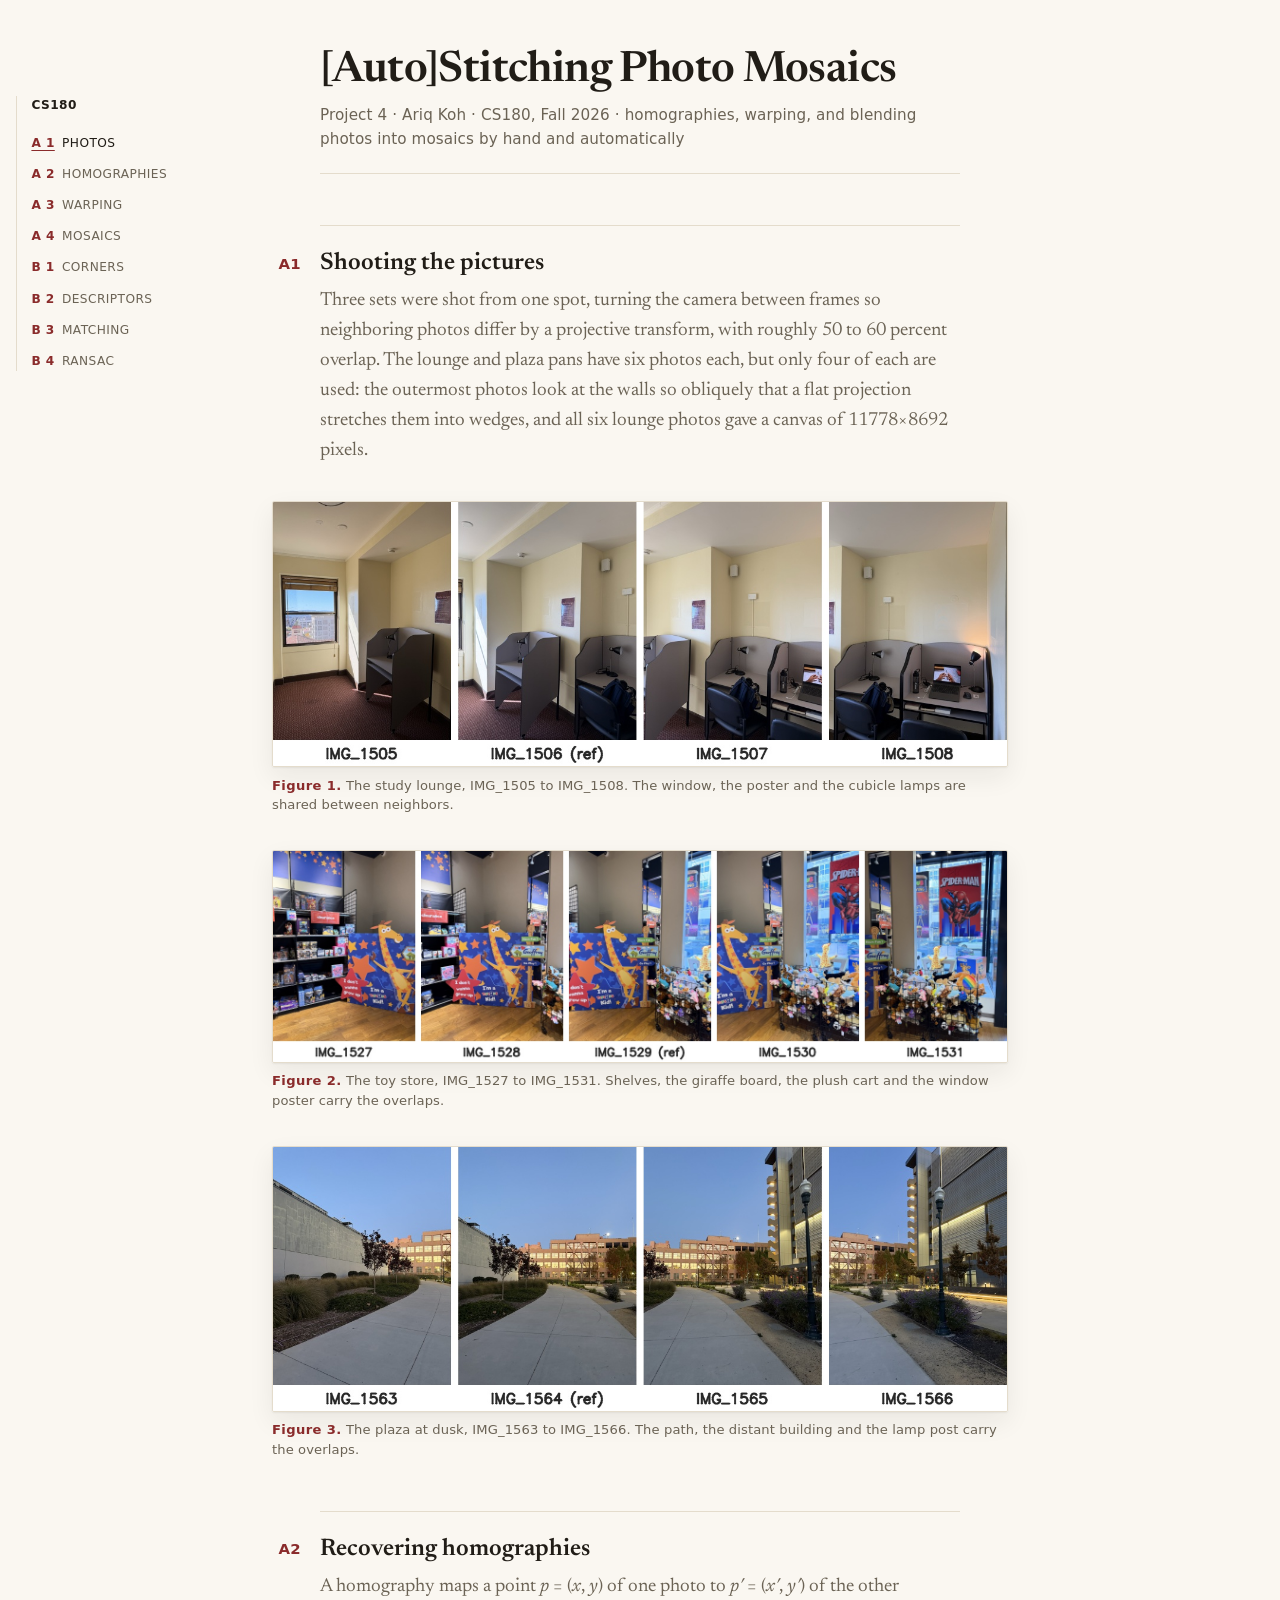
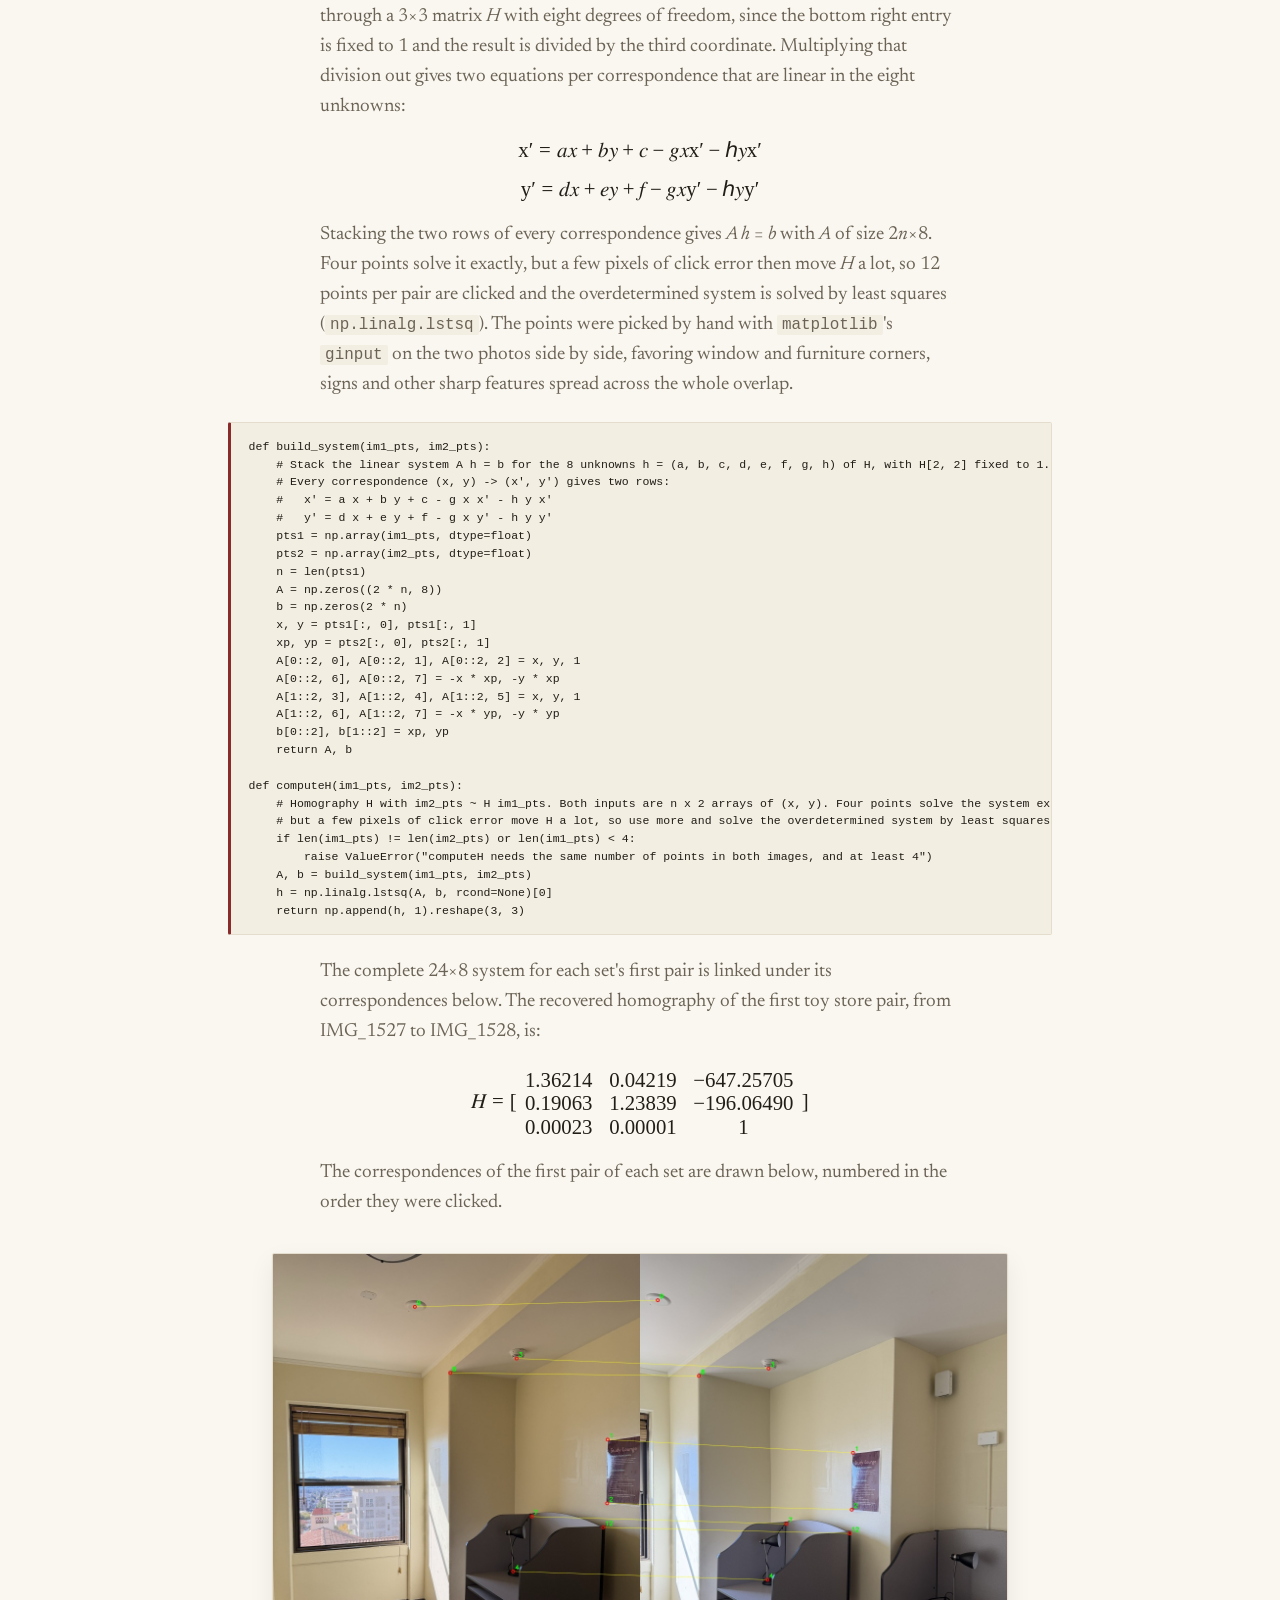
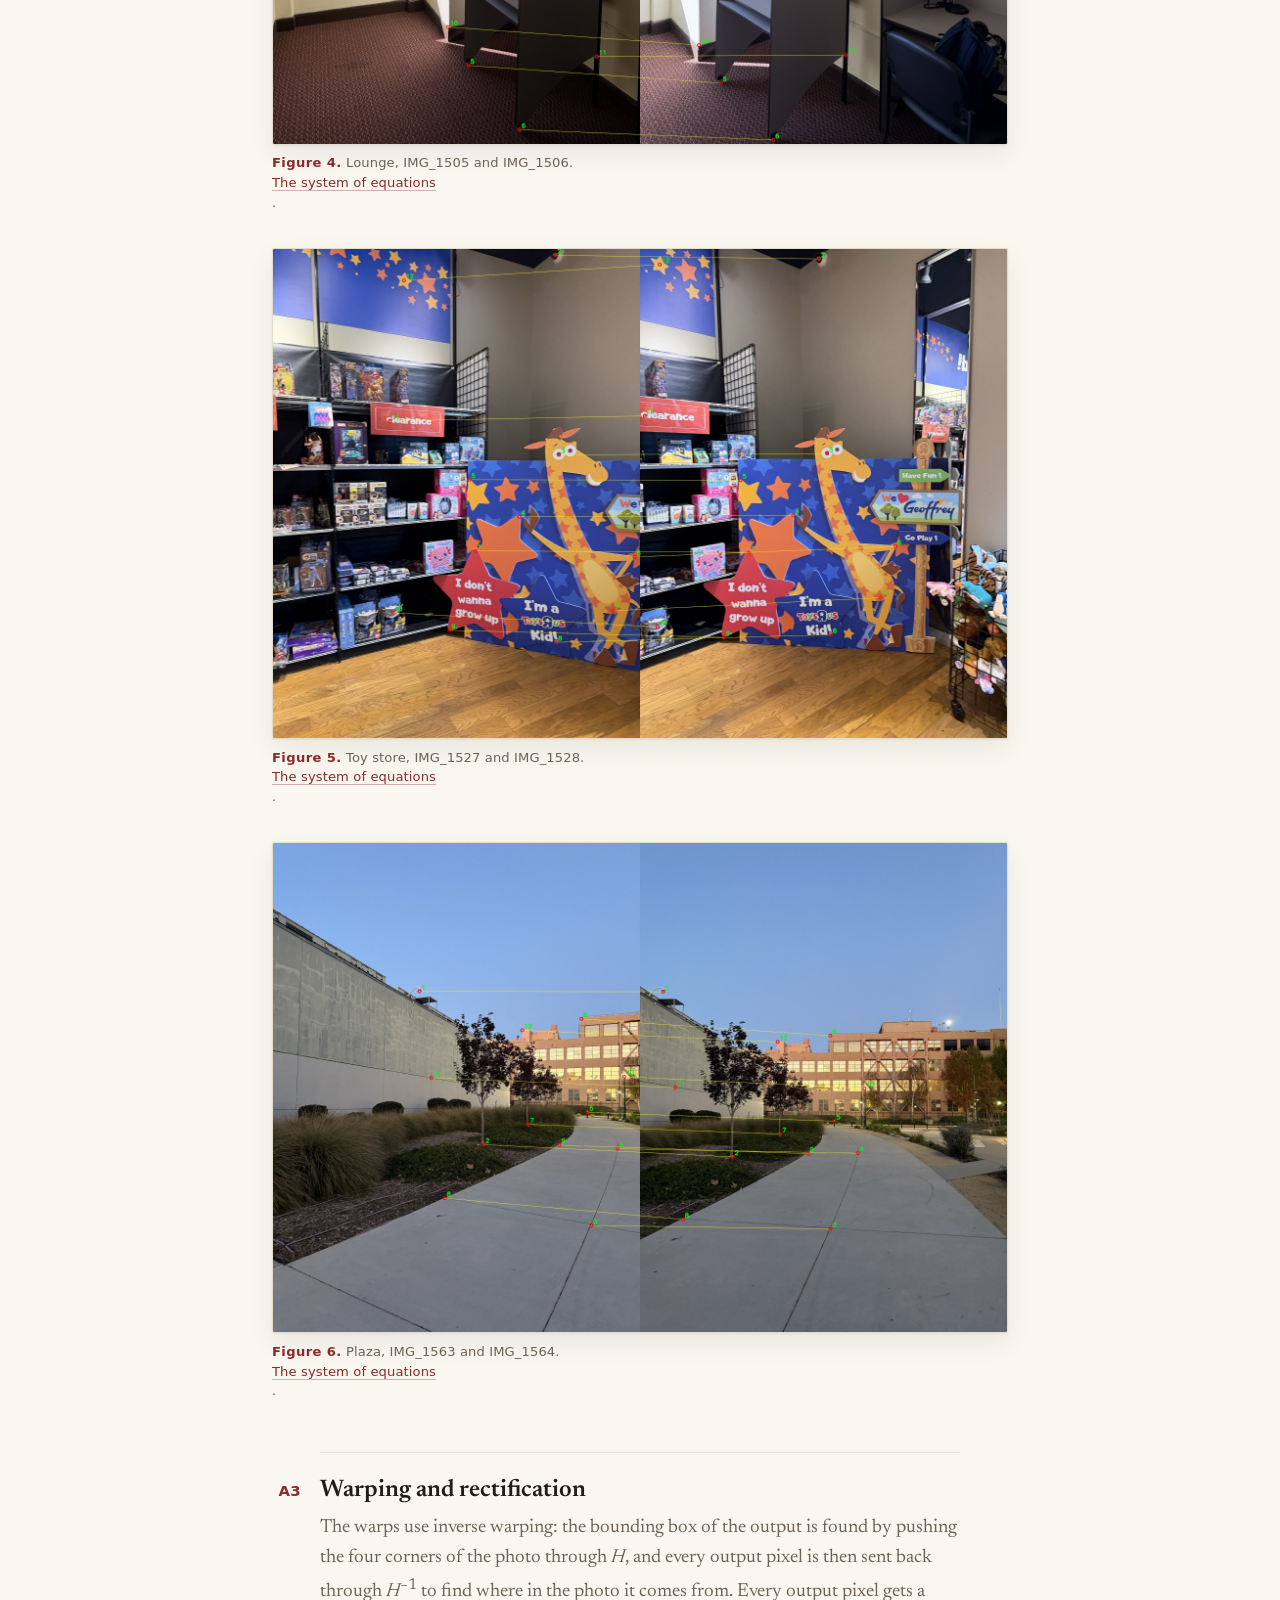
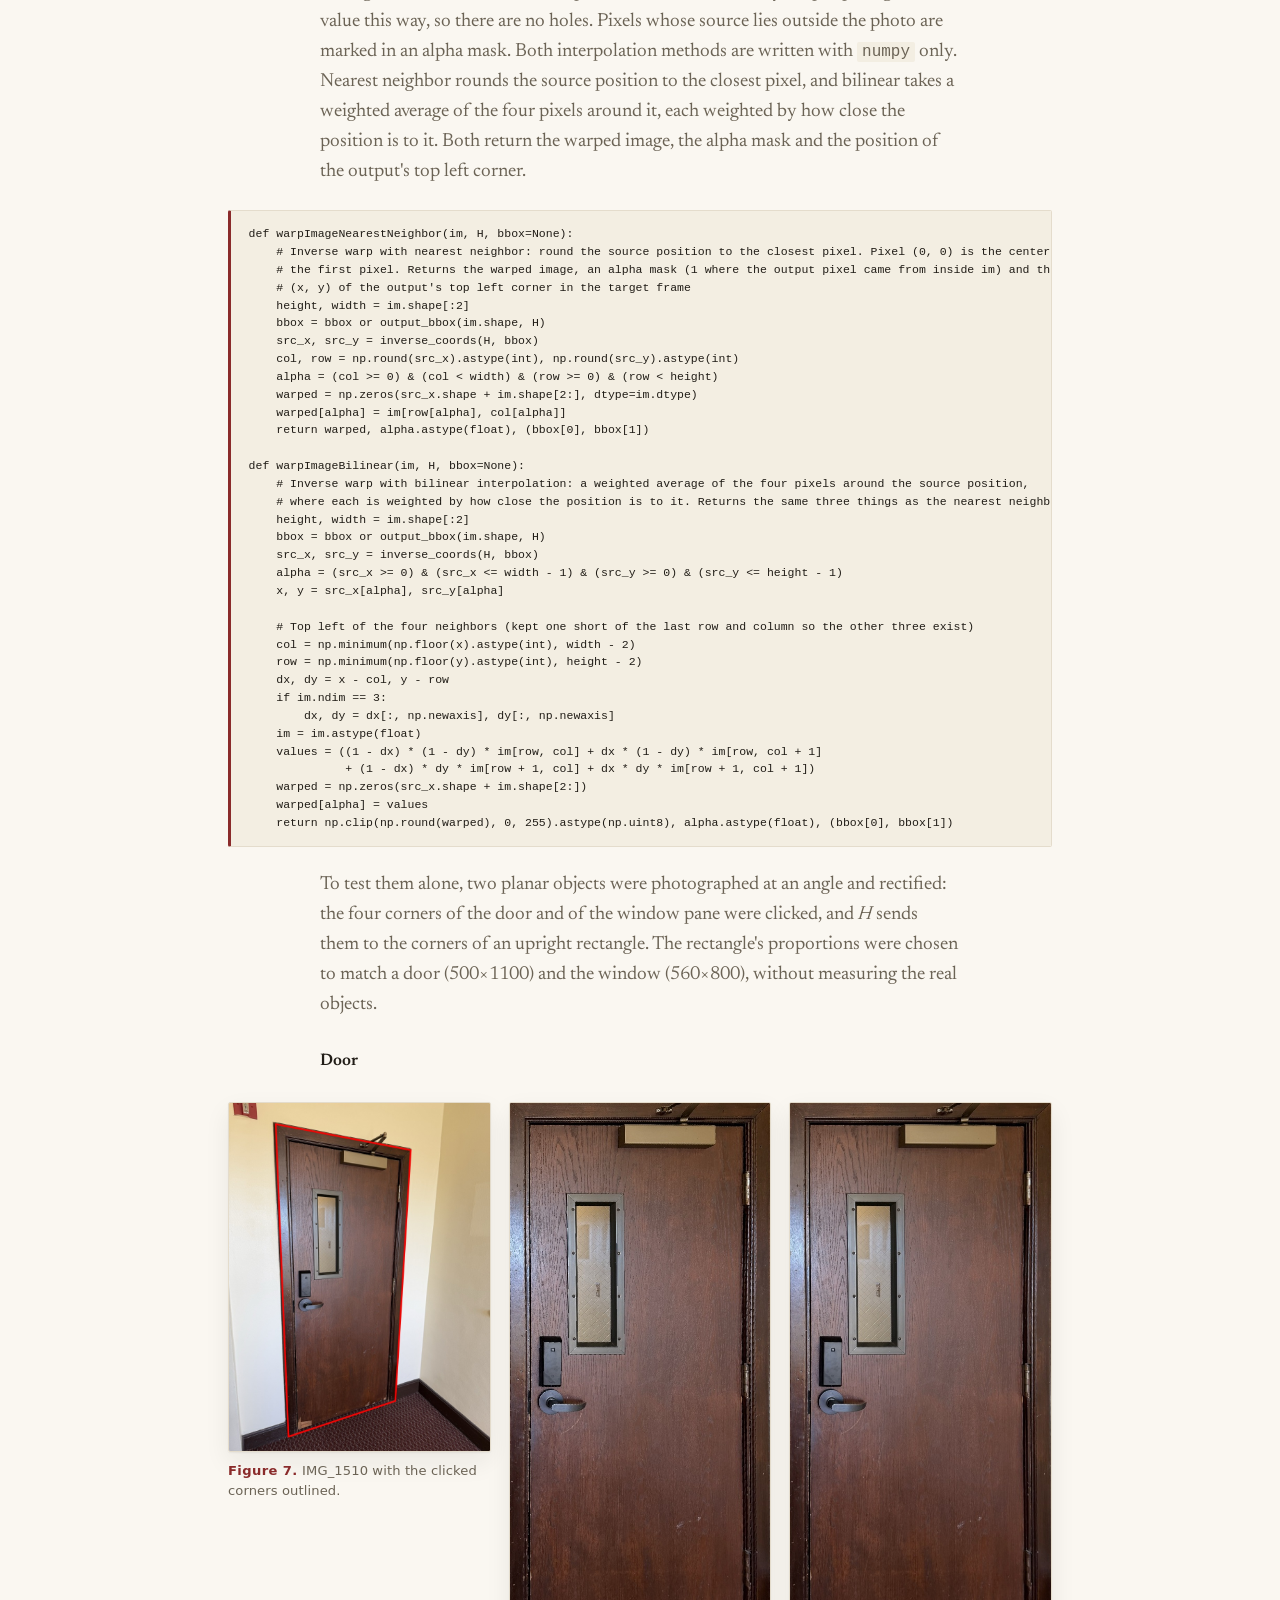
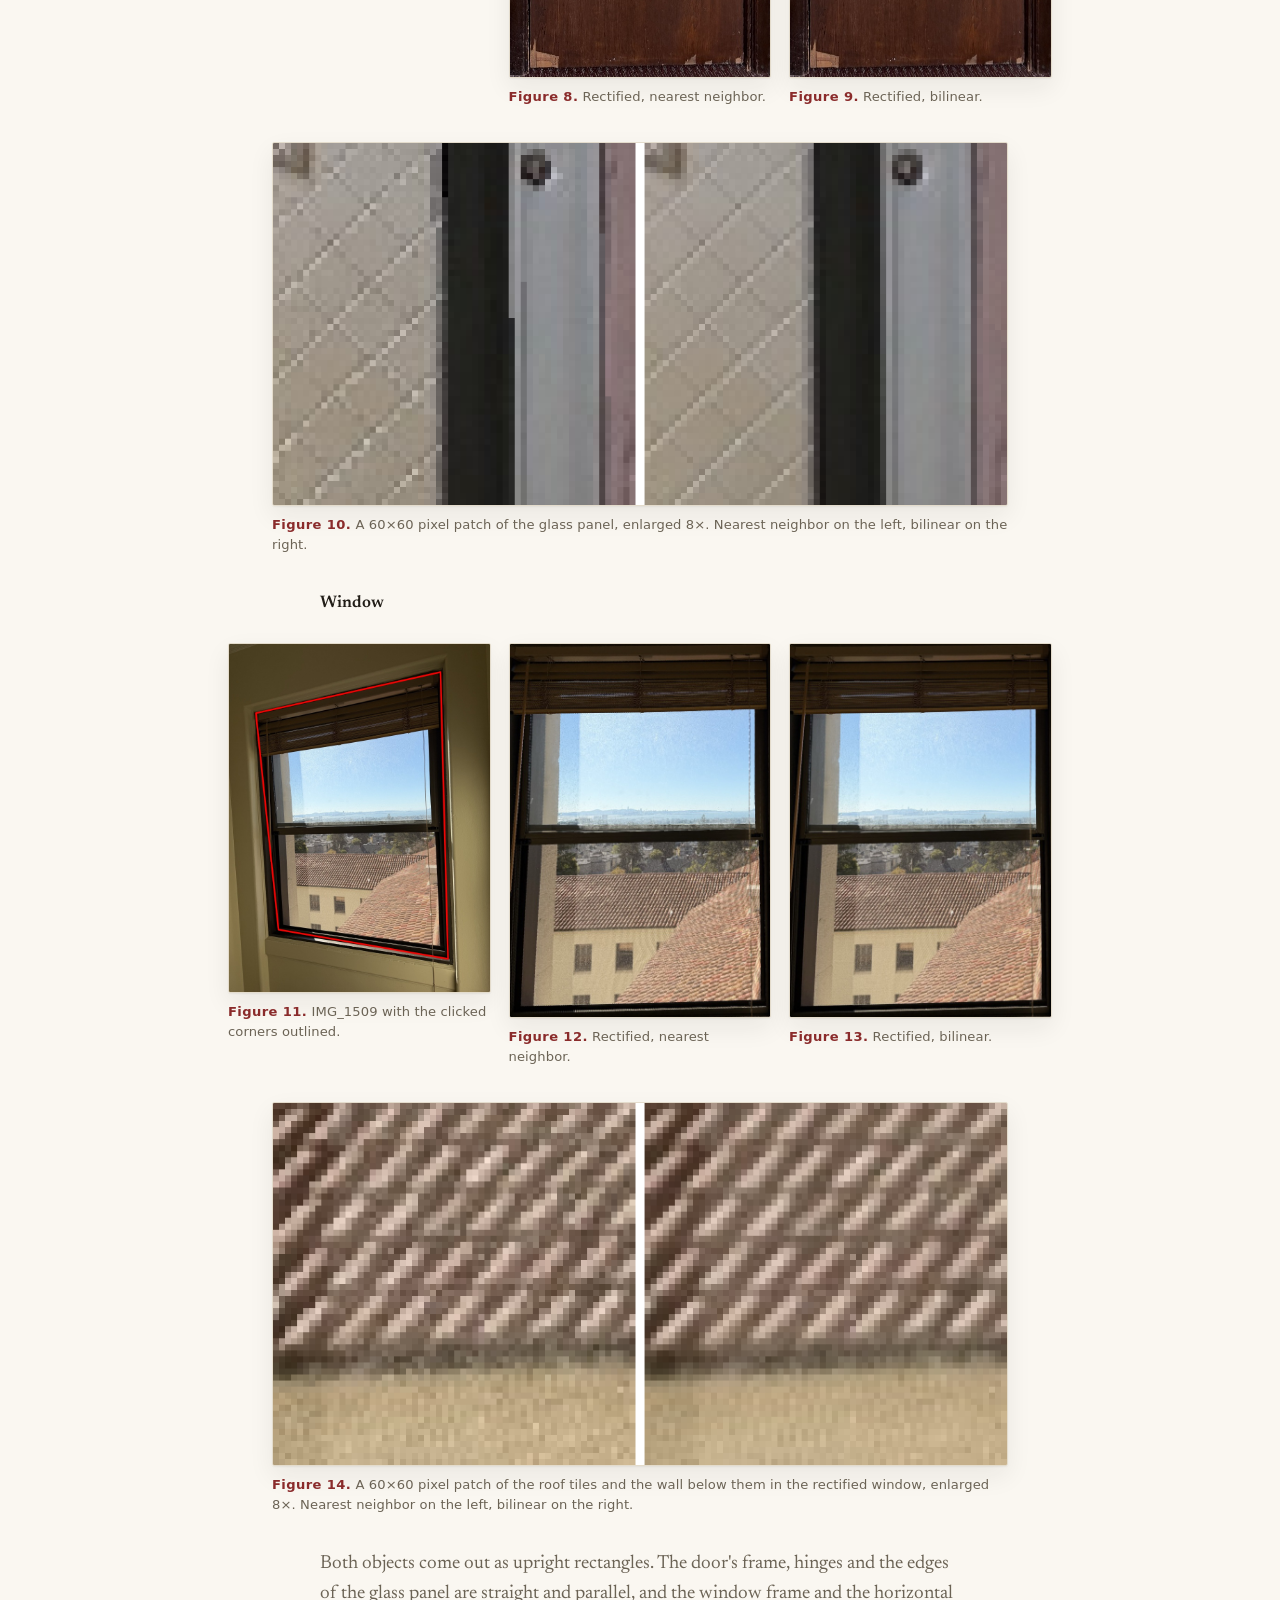
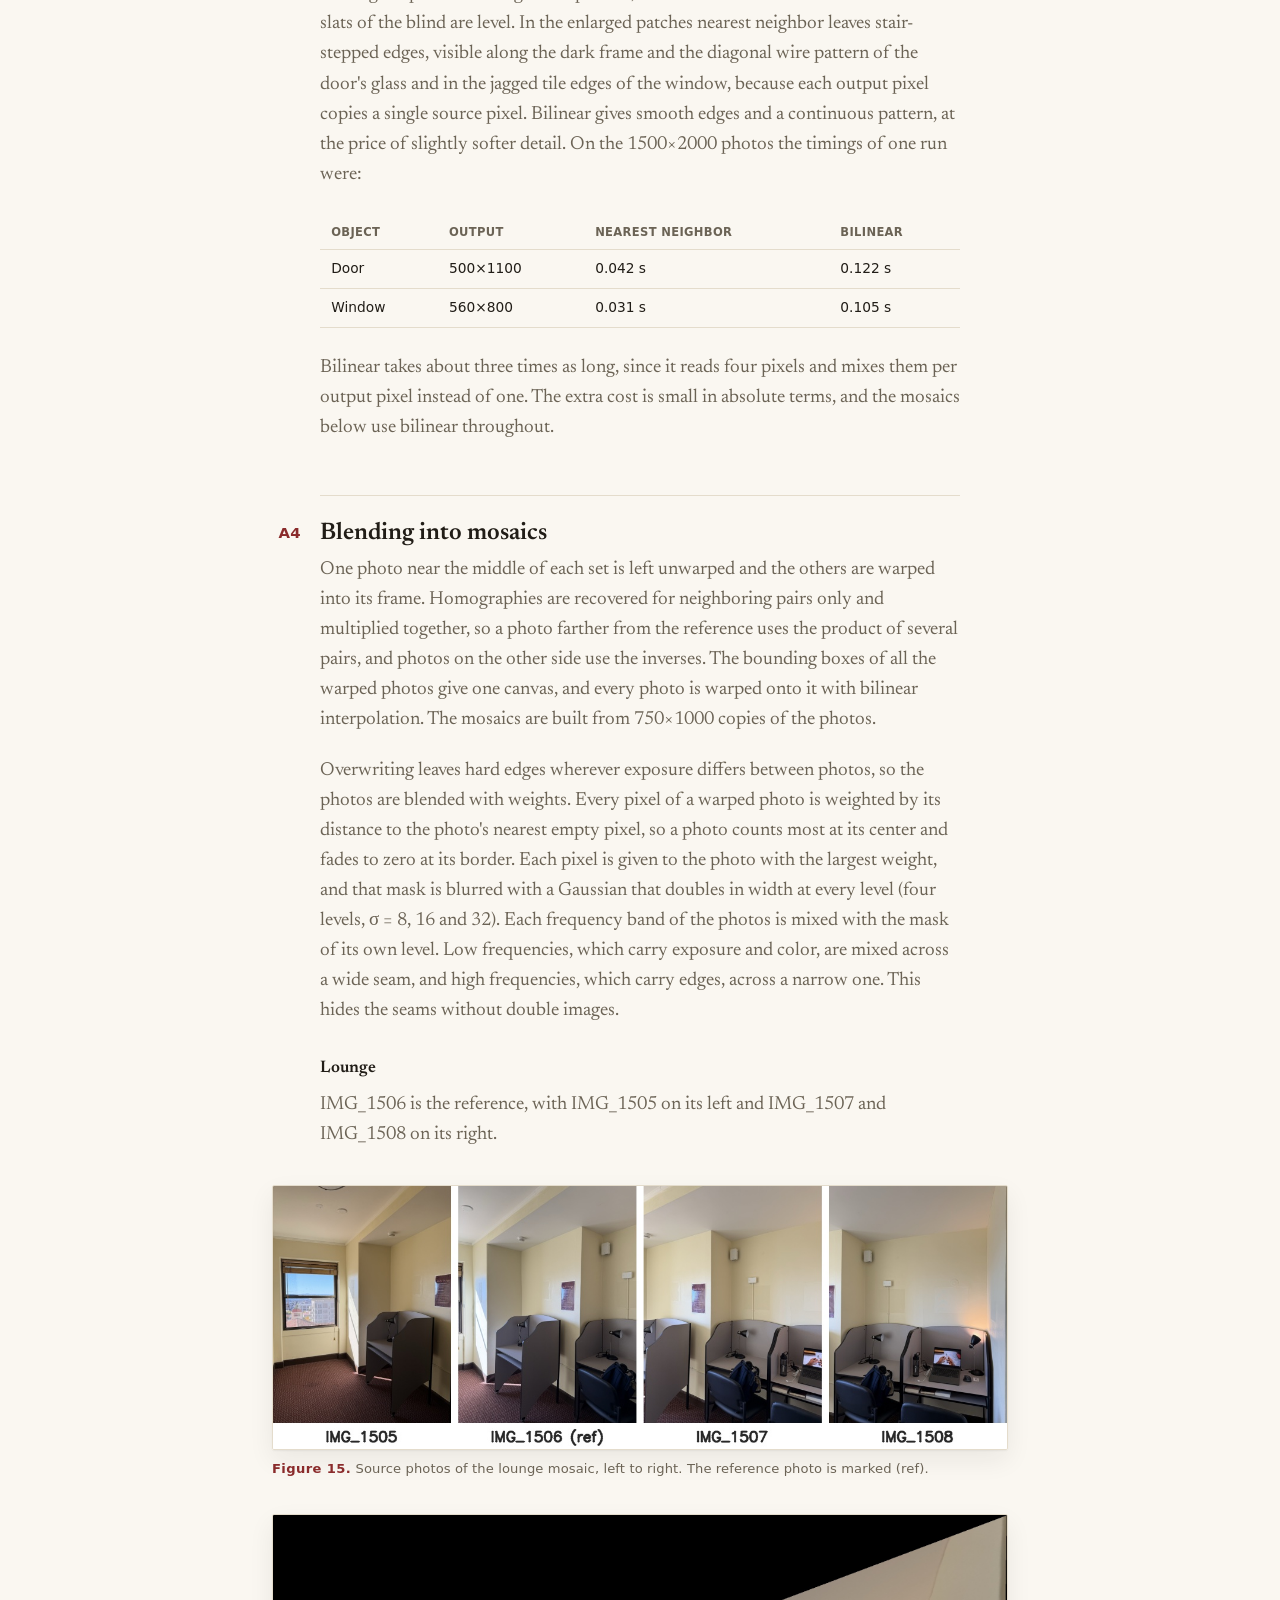
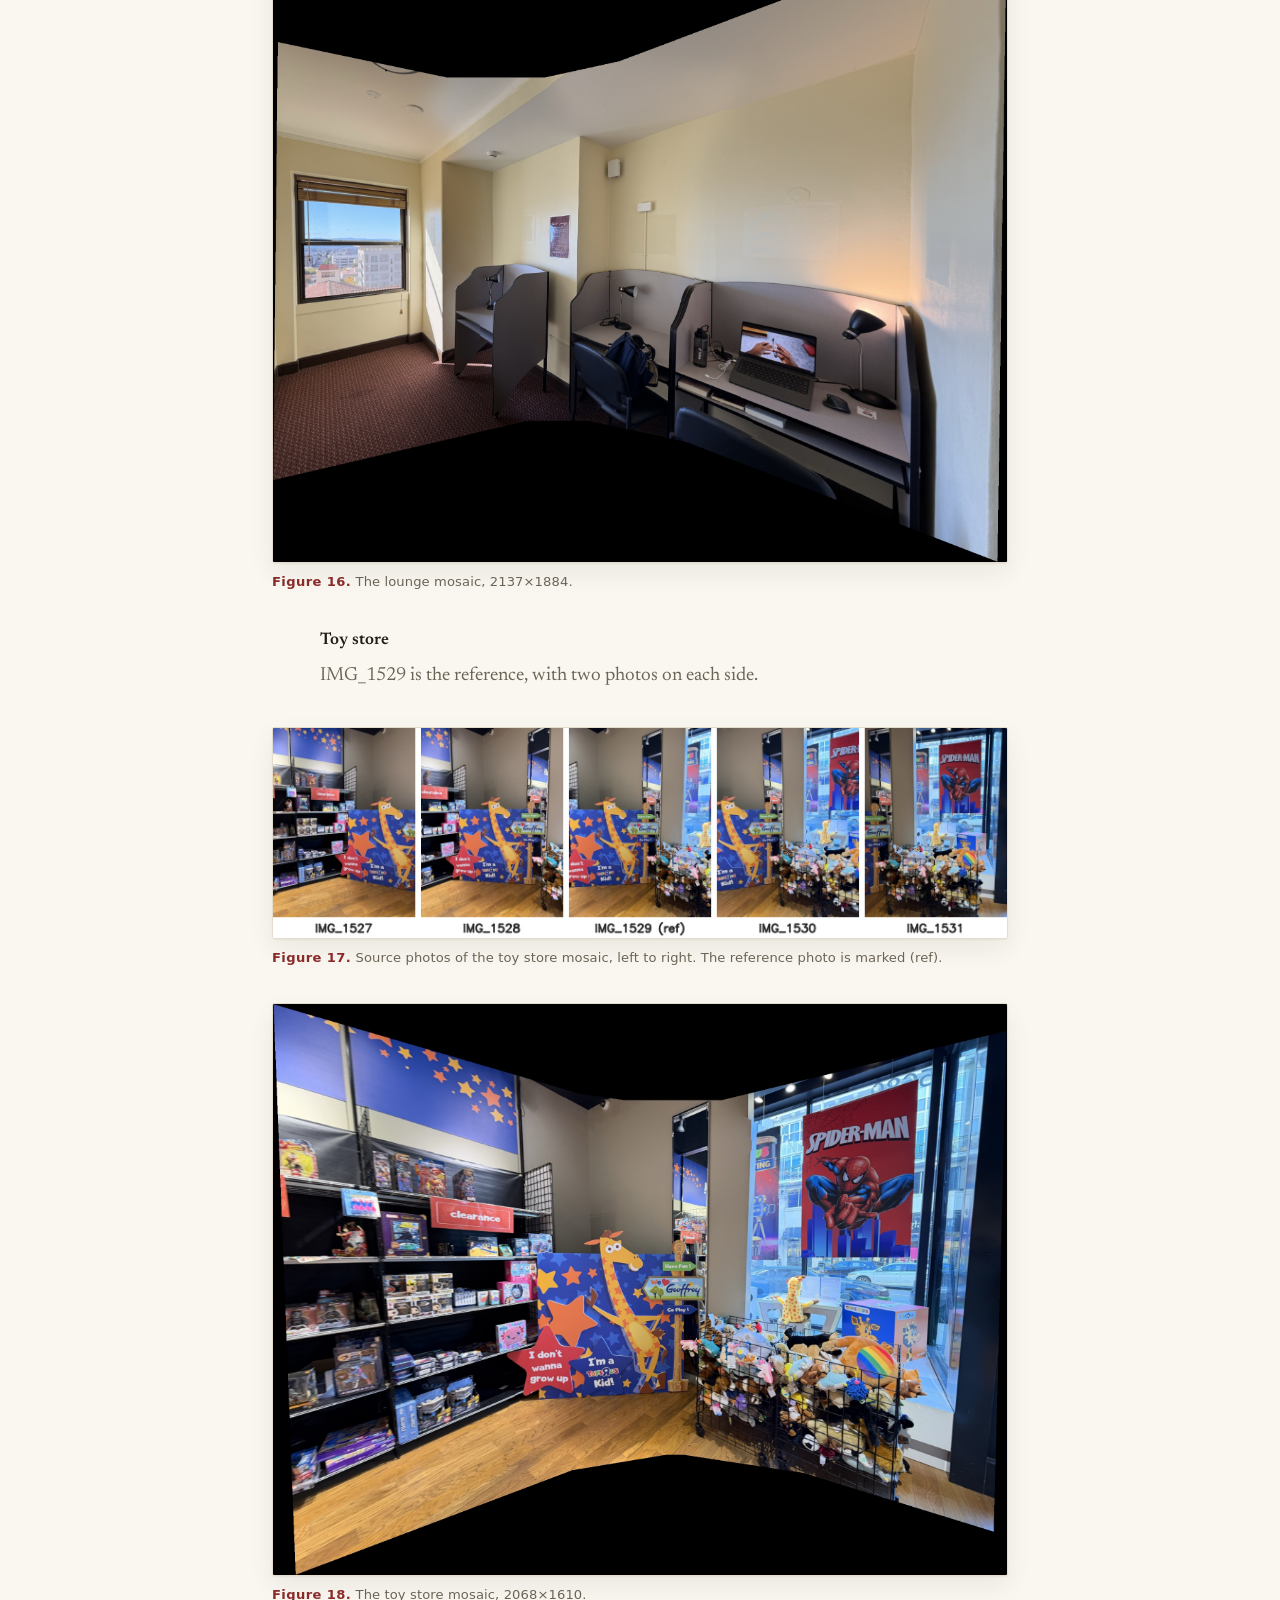
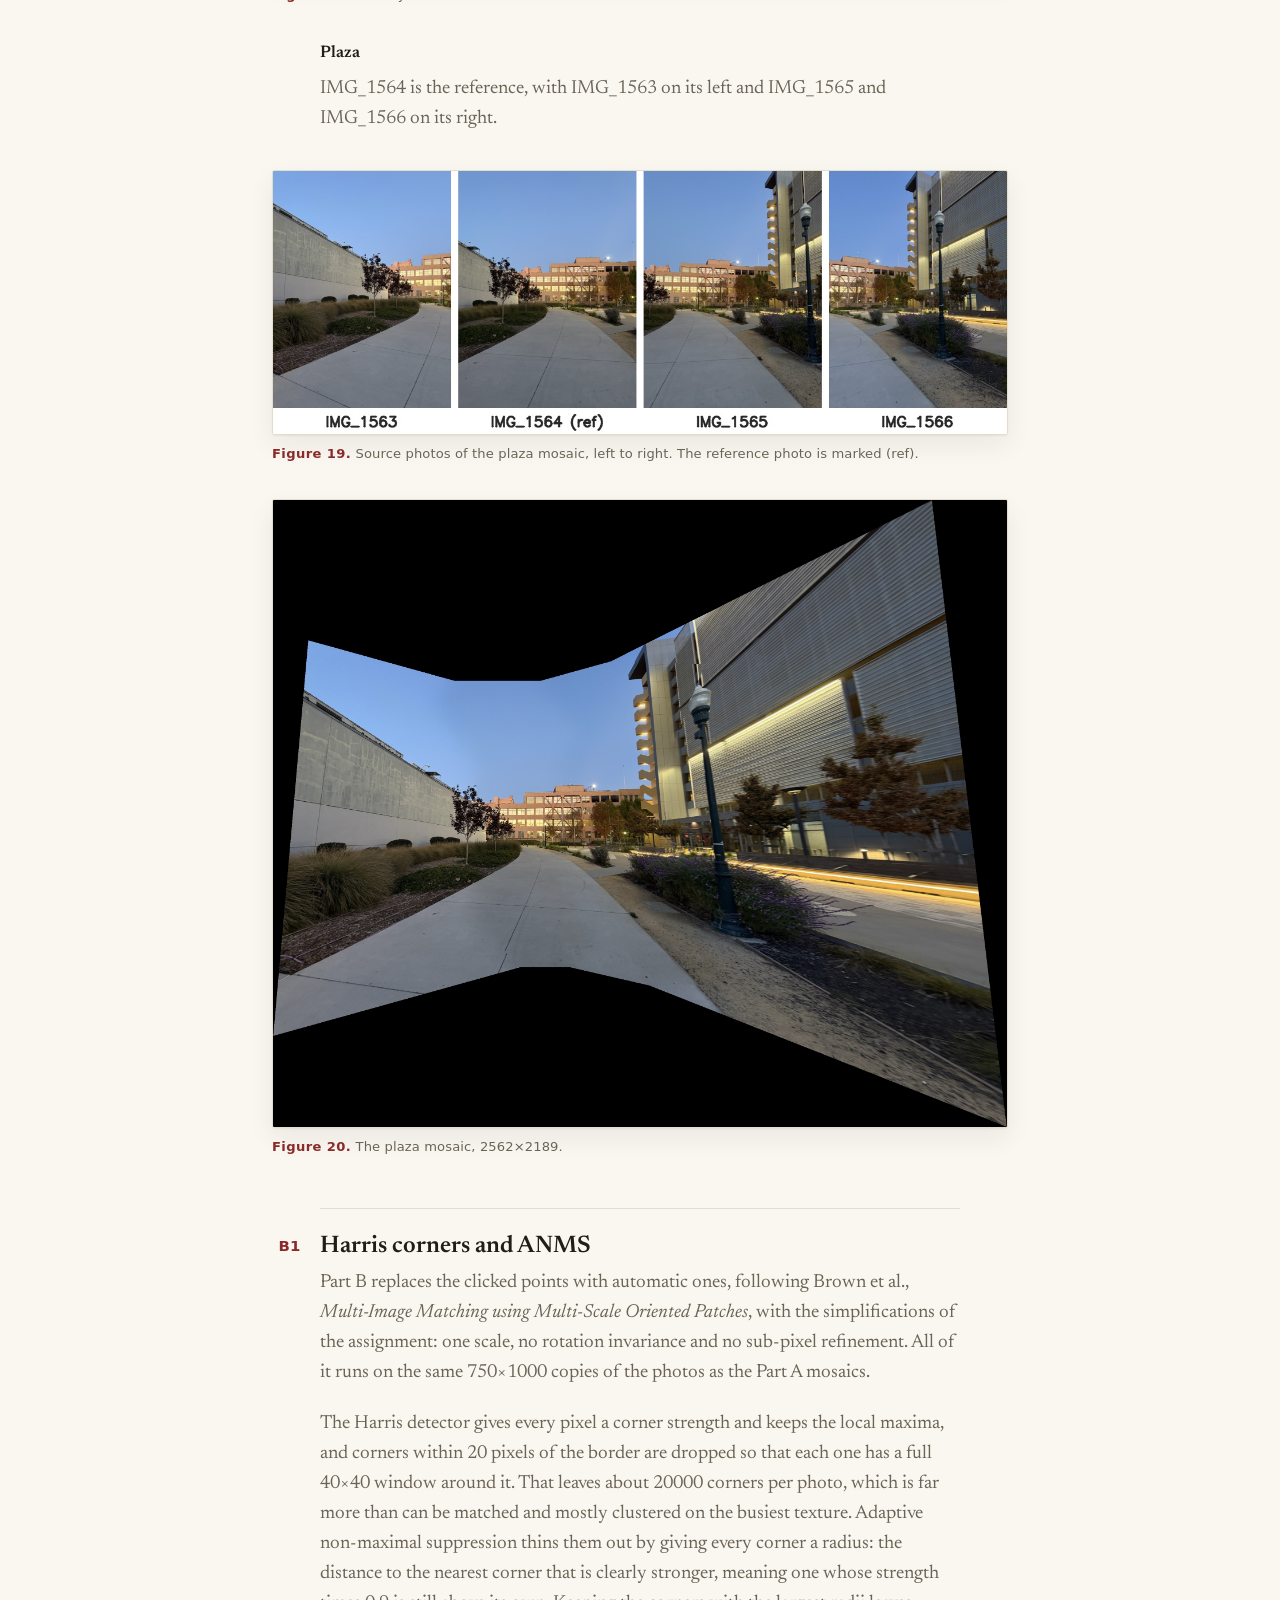
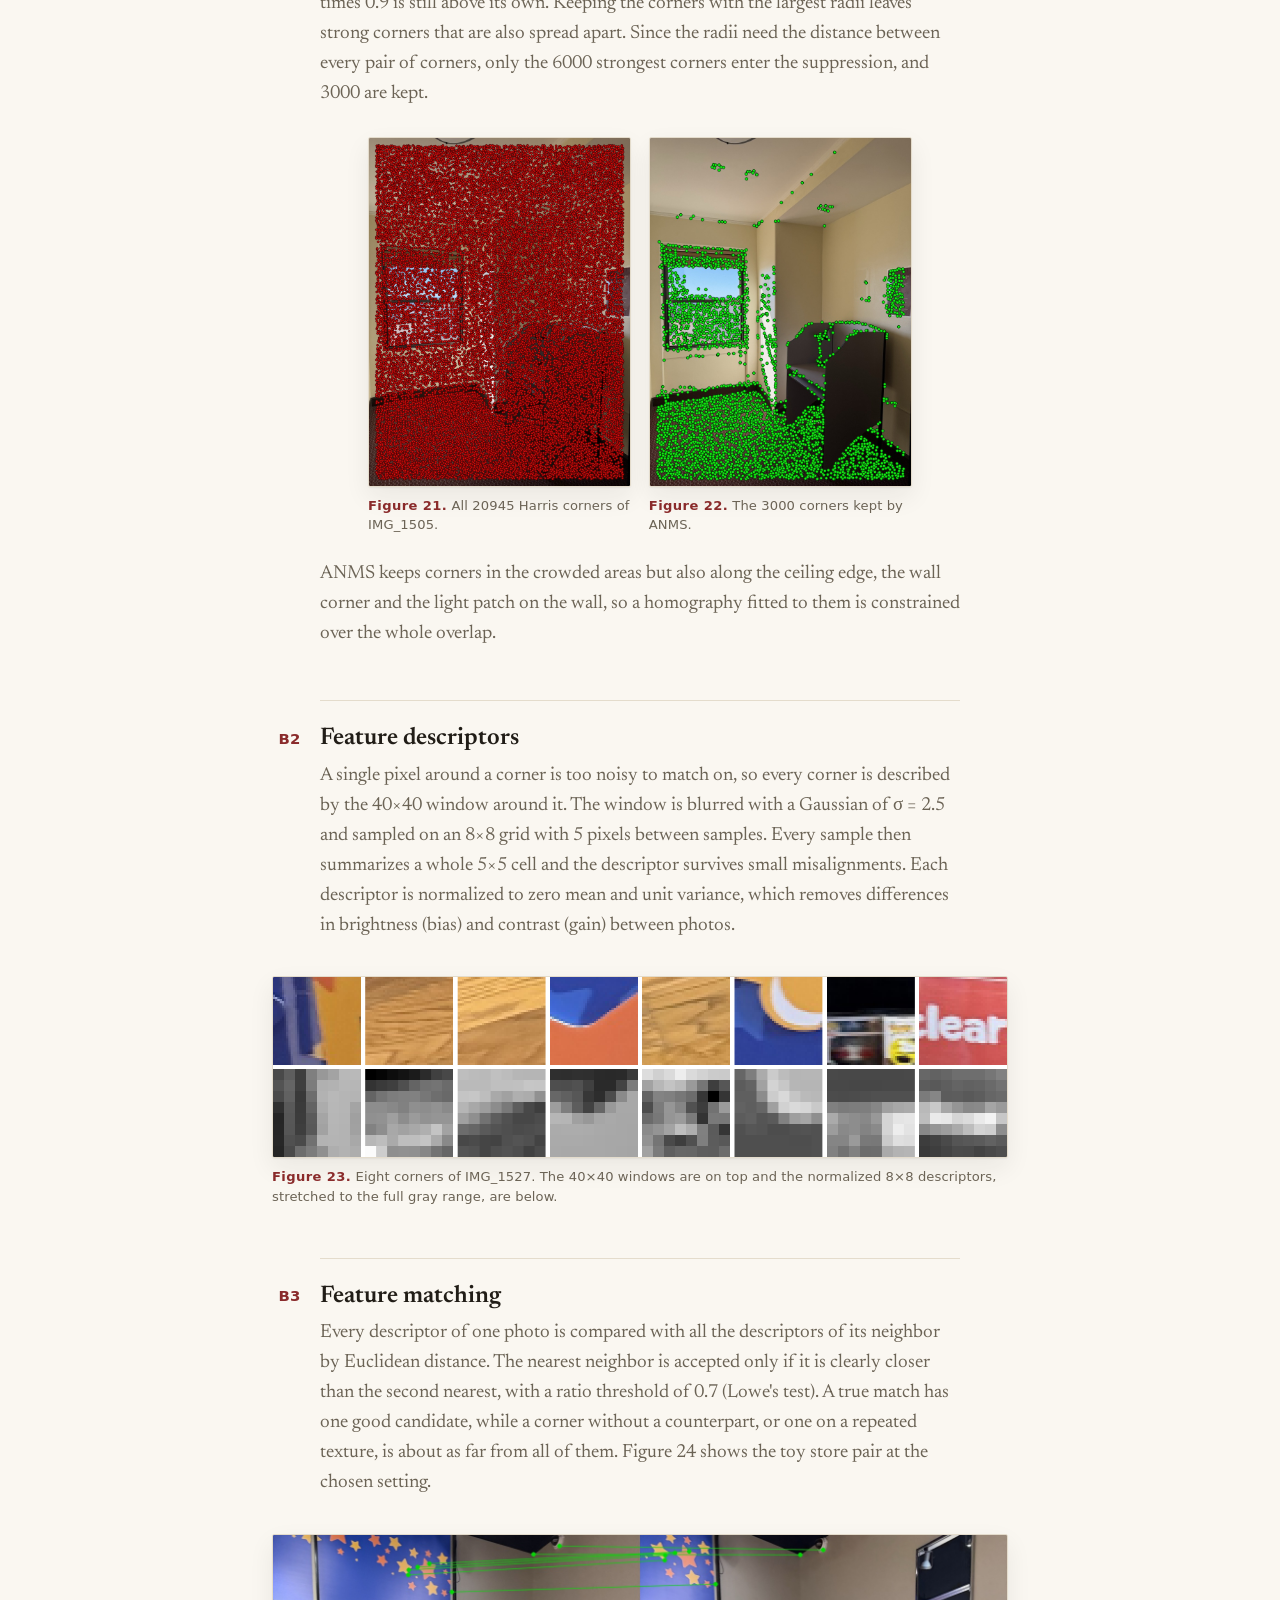
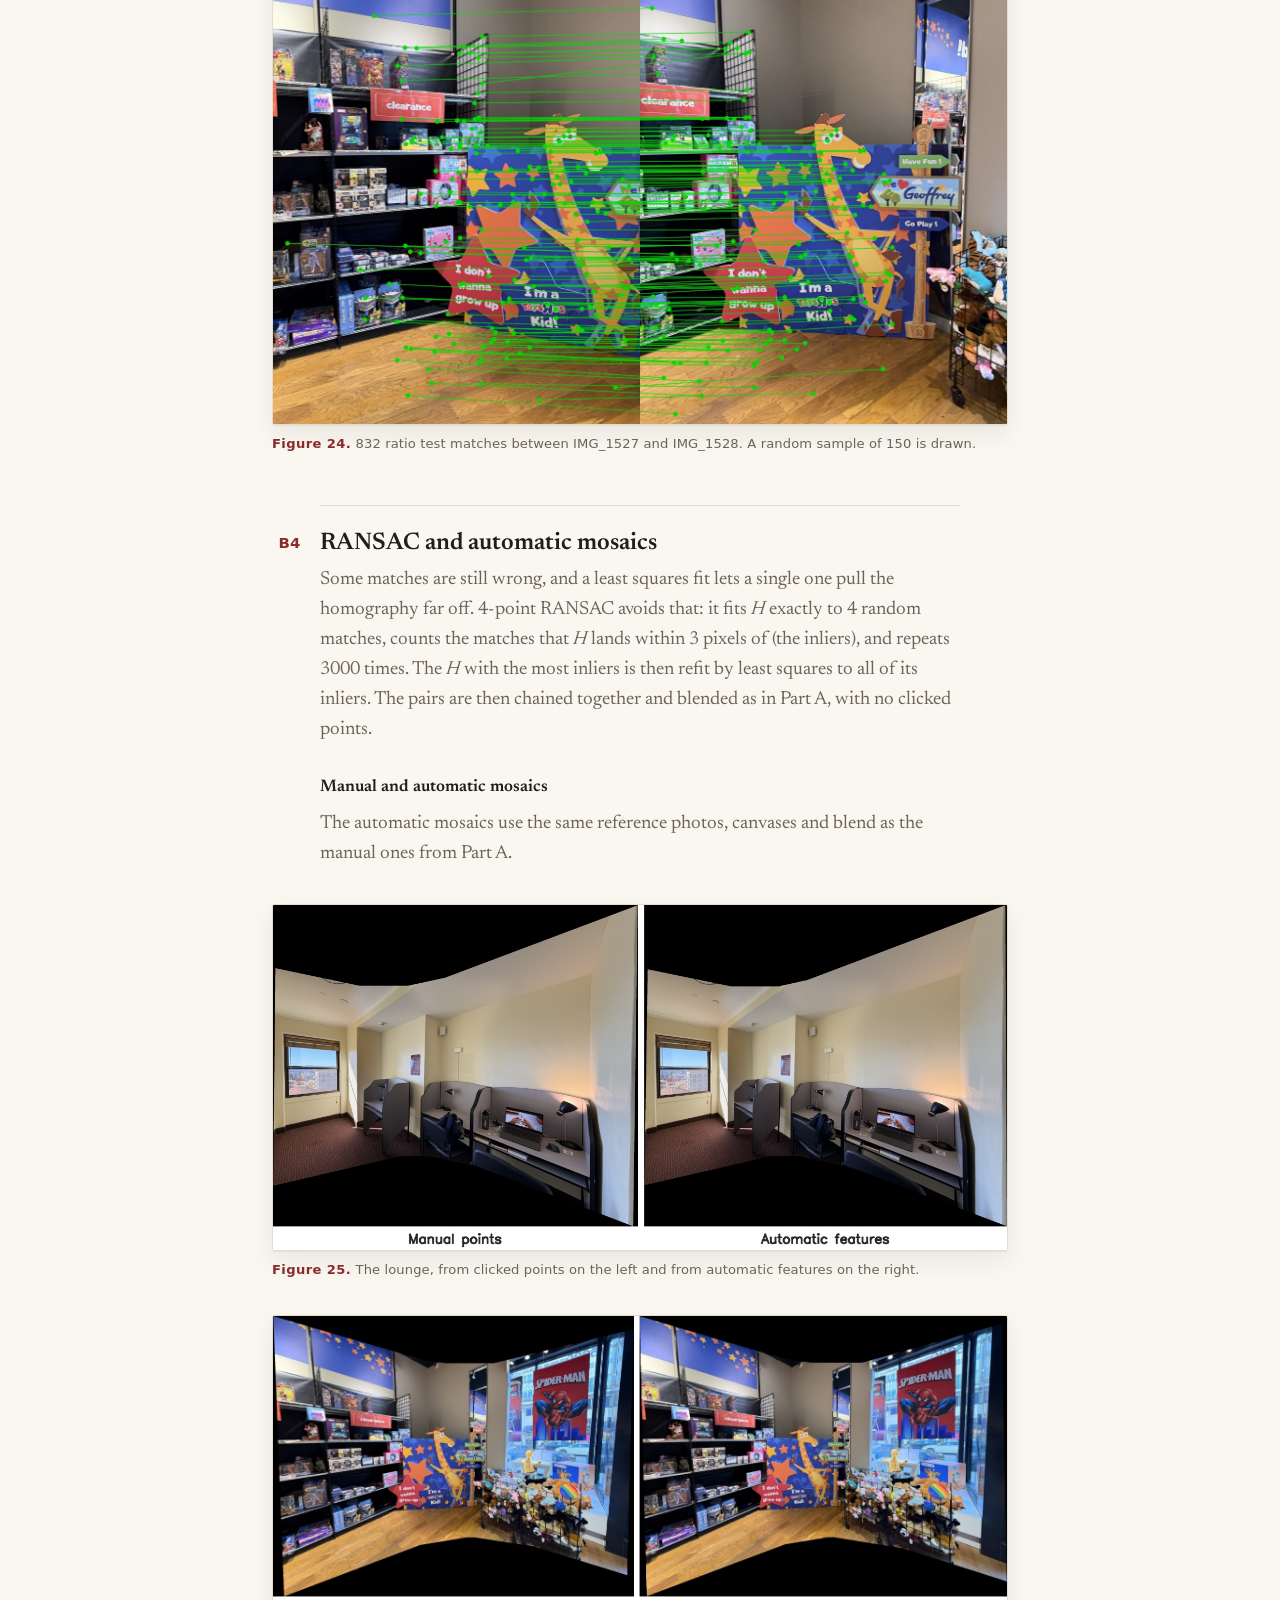
<file: proj4/index.html>
<!doctype html>
<html lang="en">
<head>
<meta charset="utf-8">
<meta name="viewport" content="width=device-width, initial-scale=1">
<title>Project 4: [Auto]Stitching Photo Mosaics</title>
<meta name="description" content="CS180 Project 4: homographies, projective warping and rectification, and blending photos into mosaics from clicked points and from automatically matched features.">
<link rel="preconnect" href="https://fonts.googleapis.com">
<link rel="preconnect" href="https://fonts.gstatic.com" crossorigin>
<link rel="stylesheet" href="https://fonts.googleapis.com/css2?family=Newsreader:ital,opsz,wght@0,6..72,400;0,6..72,600;1,6..72,400&display=swap">
<link rel="stylesheet" href="../styles.css">
<link rel="stylesheet" href="editorial.css">
</head>
<body>
<nav class="topnav" aria-label="Sections">
  <div class="topnav-in">
    <a class="home" href="../">CS180</a>
    <a href="#a1"><span class="no">A 1</span> Photos</a>
    <a href="#a2"><span class="no">A 2</span> Homographies</a>
    <a href="#a3"><span class="no">A 3</span> Warping</a>
    <a href="#a4"><span class="no">A 4</span> Mosaics</a>
    <a href="#b1"><span class="no">B 1</span> Corners</a>
    <a href="#b2"><span class="no">B 2</span> Descriptors</a>
    <a href="#b3"><span class="no">B 3</span> Matching</a>
    <a href="#b4"><span class="no">B 4</span> RANSAC</a>
  </div>
</nav>
<main class="doc">

  <h1>[Auto]Stitching Photo Mosaics</h1>
  <p class="sub">Project 4 &middot; Ariq Koh &middot; CS180, Fall 2026 &middot; homographies, warping, and blending photos into mosaics by hand and automatically</p>

  <h2 id="a1"><span class="secno">A1</span> Shooting the pictures</h2>
  <p class="setup">
    Three sets were shot from one spot, turning the camera between frames so neighboring photos differ by a projective transform, with roughly 50 to 60 percent overlap. The lounge and plaza pans have six photos each, but only four of each are used: the outermost photos look at the walls so obliquely that a flat projection stretches them into wedges, and all six lounge photos gave a canvas of 11778&times;8692 pixels.
  </p>
<figure class="montage">
      <a href="media/mosaic_lounge_sources.jpg" target="_blank" rel="noopener"><img src="media/mosaic_lounge_sources.jpg" width="1236" height="444" loading="lazy" alt="The four lounge photos used, from left to right"></a>
      <figcaption><b>Figure 1.</b> The study lounge, IMG_1505 to IMG_1508. The window, the poster and the cubicle lamps are shared between neighbors.</figcaption>
    </figure>
<figure class="montage">
      <a href="media/mosaic_toy_sources.jpg" target="_blank" rel="noopener"><img src="media/mosaic_toy_sources.jpg" width="1548" height="444" loading="lazy" alt="The five toy store photos, from left to right"></a>
      <figcaption><b>Figure 2.</b> The toy store, IMG_1527 to IMG_1531. Shelves, the giraffe board, the plush cart and the window poster carry the overlaps.</figcaption>
    </figure>
<figure class="montage">
      <a href="media/mosaic_plaza_sources.jpg" target="_blank" rel="noopener"><img src="media/mosaic_plaza_sources.jpg" width="1236" height="444" loading="lazy" alt="The four plaza photos used, from left to right"></a>
      <figcaption><b>Figure 3.</b> The plaza at dusk, IMG_1563 to IMG_1566. The path, the distant building and the lamp post carry the overlaps.</figcaption>
    </figure>

  <h2 id="a2"><span class="secno">A2</span> Recovering homographies</h2>
  <p class="setup">
    A homography maps a point <i>p</i>&nbsp;=&nbsp;(<i>x</i>,&nbsp;<i>y</i>) of one photo to <i>p&prime;</i>&nbsp;=&nbsp;(<i>x&prime;</i>,&nbsp;<i>y&prime;</i>) of the other through a 3&times;3 matrix <i>H</i> with eight degrees of freedom, since the bottom right entry is fixed to 1 and the result is divided by the third coordinate. Multiplying that division out gives two equations per correspondence that are linear in the eight unknowns:
  </p>

  <math display="block" class="eq" aria-label="x prime equals a x plus b y plus c minus g x x prime minus h y x prime, and y prime equals d x plus e y plus f minus g x y prime minus h y y prime">
    <mrow>
      <mi>x&prime;</mi><mo>=</mo><mi>a</mi><mi>x</mi><mo>+</mo><mi>b</mi><mi>y</mi><mo>+</mo><mi>c</mi><mo>&minus;</mo><mi>g</mi><mi>x</mi><mi>x&prime;</mi><mo>&minus;</mo><mi>h</mi><mi>y</mi><mi>x&prime;</mi>
    </mrow>
  </math>
  <math display="block" class="eq" aria-label="y prime equals d x plus e y plus f minus g x y prime minus h y y prime">
    <mrow>
      <mi>y&prime;</mi><mo>=</mo><mi>d</mi><mi>x</mi><mo>+</mo><mi>e</mi><mi>y</mi><mo>+</mo><mi>f</mi><mo>&minus;</mo><mi>g</mi><mi>x</mi><mi>y&prime;</mi><mo>&minus;</mo><mi>h</mi><mi>y</mi><mi>y&prime;</mi>
    </mrow>
  </math>

  <p class="setup">
    Stacking the two rows of every correspondence gives <i>A h</i>&nbsp;=&nbsp;<i>b</i> with <i>A</i> of size 2<i>n</i>&times;8. Four points solve it exactly, but a few pixels of click error then move <i>H</i> a lot, so 12 points per pair are clicked and the overdetermined system is solved by least squares (<code>np.linalg.lstsq</code>). The points were picked by hand with <code>matplotlib</code>'s <code>ginput</code> on the two photos side by side, favoring window and furniture corners, signs and other sharp features spread across the whole overlap.
  </p>

<pre class="code"><code>def build_system(im1_pts, im2_pts):
    # Stack the linear system A h = b for the 8 unknowns h = (a, b, c, d, e, f, g, h) of H, with H[2, 2] fixed to 1.
    # Every correspondence (x, y) -&gt; (x', y') gives two rows:
    #   x' = a x + b y + c - g x x' - h y x'
    #   y' = d x + e y + f - g x y' - h y y'
    pts1 = np.array(im1_pts, dtype=float)
    pts2 = np.array(im2_pts, dtype=float)
    n = len(pts1)
    A = np.zeros((2 * n, 8))
    b = np.zeros(2 * n)
    x, y = pts1[:, 0], pts1[:, 1]
    xp, yp = pts2[:, 0], pts2[:, 1]
    A[0::2, 0], A[0::2, 1], A[0::2, 2] = x, y, 1
    A[0::2, 6], A[0::2, 7] = -x * xp, -y * xp
    A[1::2, 3], A[1::2, 4], A[1::2, 5] = x, y, 1
    A[1::2, 6], A[1::2, 7] = -x * yp, -y * yp
    b[0::2], b[1::2] = xp, yp
    return A, b

def computeH(im1_pts, im2_pts):
    # Homography H with im2_pts ~ H im1_pts. Both inputs are n x 2 arrays of (x, y). Four points solve the system exactly
    # but a few pixels of click error move H a lot, so use more and solve the overdetermined system by least squares
    if len(im1_pts) != len(im2_pts) or len(im1_pts) &lt; 4:
        raise ValueError("computeH needs the same number of points in both images, and at least 4")
    A, b = build_system(im1_pts, im2_pts)
    h = np.linalg.lstsq(A, b, rcond=None)[0]
    return np.append(h, 1).reshape(3, 3)</code></pre>

  <p class="setup">
    The complete 24&times;8 system for each set's first pair is linked under its correspondences below. The recovered homography of the first toy store pair, from IMG_1527 to IMG_1528, is:
  </p>

  <math display="block" class="eq" aria-label="H for the toy store pair 1527 to 1528">
    <mrow>
      <mi>H</mi><mo>=</mo>
      <mrow><mo>[</mo><mtable>
        <mtr><mtd><mn>1.36214</mn></mtd><mtd><mn>0.04219</mn></mtd><mtd><mn>&minus;647.25705</mn></mtd></mtr>
        <mtr><mtd><mn>0.19063</mn></mtd><mtd><mn>1.23839</mn></mtd><mtd><mn>&minus;196.06490</mn></mtd></mtr>
        <mtr><mtd><mn>0.00023</mn></mtd><mtd><mn>0.00001</mn></mtd><mtd><mn>1</mn></mtd></mtr>
      </mtable><mo>]</mo></mrow>
    </mrow>
  </math>

  <p class="setup">
    The correspondences of the first pair of each set are drawn below, numbered in the order they were clicked.
  </p>
<figure class="montage">
      <a href="media/corr_lounge_1505_1506.jpg" target="_blank" rel="noopener"><img src="media/corr_lounge_1505_1506.jpg" width="1500" height="1000" loading="lazy" alt="Twelve numbered correspondences between lounge photos 1505 and 1506"></a>
      <figcaption><b>Figure 4.</b> Lounge, IMG_1505 and IMG_1506. <a href="media/system_lounge_1505_1506.txt" target="_blank" rel="noopener">The system of equations</a>.</figcaption>
    </figure>
<figure class="montage">
      <a href="media/corr_toy_1527_1528.jpg" target="_blank" rel="noopener"><img src="media/corr_toy_1527_1528.jpg" width="1500" height="1000" loading="lazy" alt="Twelve numbered correspondences between toy store photos 1527 and 1528"></a>
      <figcaption><b>Figure 5.</b> Toy store, IMG_1527 and IMG_1528. <a href="media/system_toy_1527_1528.txt" target="_blank" rel="noopener">The system of equations</a>.</figcaption>
    </figure>
<figure class="montage">
      <a href="media/corr_plaza_1563_1564.jpg" target="_blank" rel="noopener"><img src="media/corr_plaza_1563_1564.jpg" width="1500" height="1000" loading="lazy" alt="Twelve numbered correspondences between plaza photos 1563 and 1564"></a>
      <figcaption><b>Figure 6.</b> Plaza, IMG_1563 and IMG_1564. <a href="media/system_plaza_1563_1564.txt" target="_blank" rel="noopener">The system of equations</a>.</figcaption>
    </figure>


  <h2 id="a3"><span class="secno">A3</span> Warping and rectification</h2>
  <p class="setup">
    The warps use inverse warping: the bounding box of the output is found by pushing the four corners of the photo through <i>H</i>, and every output pixel is then sent back through <i>H</i><sup>&minus;1</sup> to find where in the photo it comes from. Every output pixel gets a value this way, so there are no holes. Pixels whose source lies outside the photo are marked in an alpha mask. Both interpolation methods are written with <code>numpy</code> only. Nearest neighbor rounds the source position to the closest pixel, and bilinear takes a weighted average of the four pixels around it, each weighted by how close the position is to it. Both return the warped image, the alpha mask and the position of the output's top left corner.
  </p>

<pre class="code"><code>def warpImageNearestNeighbor(im, H, bbox=None):
    # Inverse warp with nearest neighbor: round the source position to the closest pixel. Pixel (0, 0) is the center of
    # the first pixel. Returns the warped image, an alpha mask (1 where the output pixel came from inside im) and the
    # (x, y) of the output's top left corner in the target frame
    height, width = im.shape[:2]
    bbox = bbox or output_bbox(im.shape, H)
    src_x, src_y = inverse_coords(H, bbox)
    col, row = np.round(src_x).astype(int), np.round(src_y).astype(int)
    alpha = (col &gt;= 0) &amp; (col &lt; width) &amp; (row &gt;= 0) &amp; (row &lt; height)
    warped = np.zeros(src_x.shape + im.shape[2:], dtype=im.dtype)
    warped[alpha] = im[row[alpha], col[alpha]]
    return warped, alpha.astype(float), (bbox[0], bbox[1])

def warpImageBilinear(im, H, bbox=None):
    # Inverse warp with bilinear interpolation: a weighted average of the four pixels around the source position,
    # where each is weighted by how close the position is to it. Returns the same three things as the nearest neighbor warp
    height, width = im.shape[:2]
    bbox = bbox or output_bbox(im.shape, H)
    src_x, src_y = inverse_coords(H, bbox)
    alpha = (src_x &gt;= 0) &amp; (src_x &lt;= width - 1) &amp; (src_y &gt;= 0) &amp; (src_y &lt;= height - 1)
    x, y = src_x[alpha], src_y[alpha]

    # Top left of the four neighbors (kept one short of the last row and column so the other three exist)
    col = np.minimum(np.floor(x).astype(int), width - 2)
    row = np.minimum(np.floor(y).astype(int), height - 2)
    dx, dy = x - col, y - row
    if im.ndim == 3:
        dx, dy = dx[:, np.newaxis], dy[:, np.newaxis]
    im = im.astype(float)
    values = ((1 - dx) * (1 - dy) * im[row, col] + dx * (1 - dy) * im[row, col + 1]
              + (1 - dx) * dy * im[row + 1, col] + dx * dy * im[row + 1, col + 1])
    warped = np.zeros(src_x.shape + im.shape[2:])
    warped[alpha] = values
    return np.clip(np.round(warped), 0, 255).astype(np.uint8), alpha.astype(float), (bbox[0], bbox[1])</code></pre>

  <p class="setup">
    To test them alone, two planar objects were photographed at an angle and rectified: the four corners of the door and of the window pane were clicked, and <i>H</i> sends them to the corners of an upright rectangle. The rectangle's proportions were chosen to match a door (500&times;1100) and the window (560&times;800), without measuring the real objects.
  </p>

  <h3><span class="secno">3.1</span> Door</h3>
  <div class="grid3 wide">
    <figure>
      <a href="media/rect_door_input.jpg" target="_blank" rel="noopener"><img src="media/rect_door_input.jpg" width="750" height="1000" loading="lazy" alt="The door photo with the clicked corners outlined in red"></a>
      <figcaption><b>Figure 7.</b> IMG_1510 with the clicked corners outlined.</figcaption>
    </figure>
    <figure>
      <a href="media/rect_door_nearest.jpg" target="_blank" rel="noopener"><img src="media/rect_door_nearest.jpg" width="500" height="1100" loading="lazy" alt="The door rectified with nearest neighbor"></a>
      <figcaption><b>Figure 8.</b> Rectified, nearest neighbor.</figcaption>
    </figure>
    <figure>
      <a href="media/rect_door_bilinear.jpg" target="_blank" rel="noopener"><img src="media/rect_door_bilinear.jpg" width="500" height="1100" loading="lazy" alt="The door rectified with bilinear interpolation"></a>
      <figcaption><b>Figure 9.</b> Rectified, bilinear.</figcaption>
    </figure>
  </div>
<figure class="montage">
      <a href="media/rect_door_zoom.png" target="_blank" rel="noopener"><img src="media/rect_door_zoom.png" width="972" height="480" loading="lazy" alt="A zoomed patch of the rectified door, nearest neighbor on the left and bilinear on the right"></a>
      <figcaption><b>Figure 10.</b> A 60&times;60 pixel patch of the glass panel, enlarged 8&times;. Nearest neighbor on the left, bilinear on the right.</figcaption>
    </figure>

  <h3><span class="secno">3.2</span> Window</h3>
  <div class="grid3 wide">
    <figure>
      <a href="media/rect_window_input.jpg" target="_blank" rel="noopener"><img src="media/rect_window_input.jpg" width="750" height="1000" loading="lazy" alt="The window photo with the clicked corners outlined in red"></a>
      <figcaption><b>Figure 11.</b> IMG_1509 with the clicked corners outlined.</figcaption>
    </figure>
    <figure>
      <a href="media/rect_window_nearest.jpg" target="_blank" rel="noopener"><img src="media/rect_window_nearest.jpg" width="560" height="800" loading="lazy" alt="The window rectified with nearest neighbor"></a>
      <figcaption><b>Figure 12.</b> Rectified, nearest neighbor.</figcaption>
    </figure>
    <figure>
      <a href="media/rect_window_bilinear.jpg" target="_blank" rel="noopener"><img src="media/rect_window_bilinear.jpg" width="560" height="800" loading="lazy" alt="The window rectified with bilinear interpolation"></a>
      <figcaption><b>Figure 13.</b> Rectified, bilinear.</figcaption>
    </figure>
  </div>
<figure class="montage">
      <a href="media/rect_window_zoom.png" target="_blank" rel="noopener"><img src="media/rect_window_zoom.png" width="972" height="480" loading="lazy" alt="A zoomed patch of the rectified window, nearest neighbor on the left and bilinear on the right"></a>
      <figcaption><b>Figure 14.</b> A 60&times;60 pixel patch of the roof tiles and the wall below them in the rectified window, enlarged 8&times;. Nearest neighbor on the left, bilinear on the right.</figcaption>
    </figure>

  <p class="setup">
    Both objects come out as upright rectangles. The door's frame, hinges and the edges of the glass panel are straight and parallel, and the window frame and the horizontal slats of the blind are level. In the enlarged patches nearest neighbor leaves stair-stepped edges, visible along the dark frame and the diagonal wire pattern of the door's glass and in the jagged tile edges of the window, because each output pixel copies a single source pixel. Bilinear gives smooth edges and a continuous pattern, at the price of slightly softer detail. On the 1500&times;2000 photos the timings of one run were:
  </p>
  <table class="data-table runtime">
    <thead><tr><th>Object</th><th>Output</th><th>Nearest neighbor</th><th>Bilinear</th></tr></thead>
    <tbody>
      <tr><td>Door</td><td>500&times;1100</td><td class="num">0.042 s</td><td class="num">0.122 s</td></tr>
      <tr><td>Window</td><td>560&times;800</td><td class="num">0.031 s</td><td class="num">0.105 s</td></tr>
    </tbody>
  </table>
  <p class="setup">
    Bilinear takes about three times as long, since it reads four pixels and mixes them per output pixel instead of one. The extra cost is small in absolute terms, and the mosaics below use bilinear throughout.
  </p>

  <h2 id="a4"><span class="secno">A4</span> Blending into mosaics</h2>
  <p class="setup">
    One photo near the middle of each set is left unwarped and the others are warped into its frame. Homographies are recovered for neighboring pairs only and multiplied together, so a photo farther from the reference uses the product of several pairs, and photos on the other side use the inverses. The bounding boxes of all the warped photos give one canvas, and every photo is warped onto it with bilinear interpolation. The mosaics are built from 750&times;1000 copies of the photos.
  </p>
  <p class="setup">
    Overwriting leaves hard edges wherever exposure differs between photos, so the photos are blended with weights. Every pixel of a warped photo is weighted by its distance to the photo's nearest empty pixel, so a photo counts most at its center and fades to zero at its border. Each pixel is given to the photo with the largest weight, and that mask is blurred with a Gaussian that doubles in width at every level (four levels, &sigma;&nbsp;=&nbsp;8, 16 and 32). Each frequency band of the photos is mixed with the mask of its own level. Low frequencies, which carry exposure and color, are mixed across a wide seam, and high frequencies, which carry edges, across a narrow one. This hides the seams without double images.
  </p>

  <h3><span class="secno">4.1</span> Lounge</h3>
  <p class="setup">
    IMG_1506 is the reference, with IMG_1505 on its left and IMG_1507 and IMG_1508 on its right.
  </p>
<figure class="montage">
      <a href="media/mosaic_lounge_sources.jpg" target="_blank" rel="noopener"><img src="media/mosaic_lounge_sources.jpg" width="1236" height="444" loading="lazy" alt="The source photos of the lounge mosaic"></a>
      <figcaption><b>Figure 15.</b> Source photos of the lounge mosaic, left to right. The reference photo is marked (ref).</figcaption>
    </figure>
<figure class="montage">
      <a href="media/mosaic_lounge_laplacian.jpg" target="_blank" rel="noopener"><img src="media/mosaic_lounge_laplacian.jpg" width="2137" height="1884" loading="lazy" alt="The lounge mosaic"></a>
      <figcaption><b>Figure 16.</b> The lounge mosaic, 2137&times;1884.</figcaption>
    </figure>

  <h3><span class="secno">4.2</span> Toy store</h3>
  <p class="setup">
    IMG_1529 is the reference, with two photos on each side.
  </p>
<figure class="montage">
      <a href="media/mosaic_toy_sources.jpg" target="_blank" rel="noopener"><img src="media/mosaic_toy_sources.jpg" width="1548" height="444" loading="lazy" alt="The source photos of the toy store mosaic"></a>
      <figcaption><b>Figure 17.</b> Source photos of the toy store mosaic, left to right. The reference photo is marked (ref).</figcaption>
    </figure>
<figure class="montage">
      <a href="media/mosaic_toy_laplacian.jpg" target="_blank" rel="noopener"><img src="media/mosaic_toy_laplacian.jpg" width="2068" height="1610" loading="lazy" alt="The toy store mosaic"></a>
      <figcaption><b>Figure 18.</b> The toy store mosaic, 2068&times;1610.</figcaption>
    </figure>

  <h3><span class="secno">4.3</span> Plaza</h3>
  <p class="setup">
    IMG_1564 is the reference, with IMG_1563 on its left and IMG_1565 and IMG_1566 on its right.
  </p>
<figure class="montage">
      <a href="media/mosaic_plaza_sources.jpg" target="_blank" rel="noopener"><img src="media/mosaic_plaza_sources.jpg" width="1236" height="444" loading="lazy" alt="The source photos of the plaza mosaic"></a>
      <figcaption><b>Figure 19.</b> Source photos of the plaza mosaic, left to right. The reference photo is marked (ref).</figcaption>
    </figure>
<figure class="montage">
      <a href="media/mosaic_plaza_laplacian.jpg" target="_blank" rel="noopener"><img src="media/mosaic_plaza_laplacian.jpg" width="2562" height="2189" loading="lazy" alt="The plaza mosaic"></a>
      <figcaption><b>Figure 20.</b> The plaza mosaic, 2562&times;2189.</figcaption>
    </figure>


  <h2 id="b1"><span class="secno">B1</span> Harris corners and ANMS</h2>
  <p class="setup">
    Part B replaces the clicked points with automatic ones, following Brown et al., <i>Multi-Image Matching using Multi-Scale Oriented Patches</i>, with the simplifications of the assignment: one scale, no rotation invariance and no sub-pixel refinement. All of it runs on the same 750&times;1000 copies of the photos as the Part A mosaics.
  </p>
  <p class="setup">
    The Harris detector gives every pixel a corner strength and keeps the local maxima, and corners within 20 pixels of the border are dropped so that each one has a full 40&times;40 window around it. That leaves about 20000 corners per photo, which is far more than can be matched and mostly clustered on the busiest texture. Adaptive non-maximal suppression thins them out by giving every corner a radius: the distance to the nearest corner that is clearly stronger, meaning one whose strength times 0.9 is still above its own. Keeping the corners with the largest radii leaves strong corners that are also spread apart. Since the radii need the distance between every pair of corners, only the 6000 strongest corners enter the suppression, and 3000 are kept.
  </p>
  <div class="grid2">
    <figure>
      <a href="media/harris_lounge.jpg" target="_blank" rel="noopener"><img src="media/harris_lounge.jpg" width="750" height="1000" loading="lazy" alt="All Harris corners of IMG_1505"></a>
      <figcaption><b>Figure 21.</b> All 20945 Harris corners of IMG_1505.</figcaption>
    </figure>
    <figure>
      <a href="media/anms_lounge.jpg" target="_blank" rel="noopener"><img src="media/anms_lounge.jpg" width="750" height="1000" loading="lazy" alt="The 3000 corners kept by ANMS in IMG_1505"></a>
      <figcaption><b>Figure 22.</b> The 3000 corners kept by ANMS.</figcaption>
    </figure>
  </div>
  <p class="setup">
    ANMS keeps corners in the crowded areas but also along the ceiling edge, the wall corner and the light patch on the wall, so a homography fitted to them is constrained over the whole overlap.
  </p>

  <h2 id="b2"><span class="secno">B2</span> Feature descriptors</h2>
  <p class="setup">
    A single pixel around a corner is too noisy to match on, so every corner is described by the 40&times;40 window around it. The window is blurred with a Gaussian of &sigma;&nbsp;=&nbsp;2.5 and sampled on an 8&times;8 grid with 5 pixels between samples. Every sample then summarizes a whole 5&times;5 cell and the descriptor survives small misalignments. Each descriptor is normalized to zero mean and unit variance, which removes differences in brightness (bias) and contrast (gain) between photos.
  </p>
    <figure class="montage">
      <a href="media/desc_toy.png" target="_blank" rel="noopener"><img src="media/desc_toy.png" width="1336" height="328" loading="lazy" alt="Eight 40 by 40 windows of the toy store photo and their 8 by 8 descriptors"></a>
      <figcaption><b>Figure 23.</b> Eight corners of IMG_1527. The 40&times;40 windows are on top and the normalized 8&times;8 descriptors, stretched to the full gray range, are below.</figcaption>
    </figure>

  <h2 id="b3"><span class="secno">B3</span> Feature matching</h2>
  <p class="setup">
    Every descriptor of one photo is compared with all the descriptors of its neighbor by Euclidean distance. The nearest neighbor is accepted only if it is clearly closer than the second nearest, with a ratio threshold of 0.7 (Lowe's test). A true match has one good candidate, while a corner without a counterpart, or one on a repeated texture, is about as far from all of them. Figure 24 shows the toy store pair at the chosen setting.
  </p>
    <figure class="montage">
      <a href="media/matches_toy_1527_1528.jpg" target="_blank" rel="noopener"><img src="media/matches_toy_1527_1528.jpg" width="1500" height="1000" loading="lazy" alt="Ratio test matches between IMG_1527 and IMG_1528"></a>
      <figcaption><b>Figure 24.</b> 832 ratio test matches between IMG_1527 and IMG_1528. A random sample of 150 is drawn.</figcaption>
    </figure>

  <h2 id="b4"><span class="secno">B4</span> RANSAC and automatic mosaics</h2>
  <p class="setup">
    Some matches are still wrong, and a least squares fit lets a single one pull the homography far off. 4-point RANSAC avoids that: it fits <i>H</i> exactly to 4 random matches, counts the matches that <i>H</i> lands within 3 pixels of (the inliers), and repeats 3000 times. The <i>H</i> with the most inliers is then refit by least squares to all of its inliers. The pairs are then chained together and blended as in Part A, with no clicked points.
  </p>
    
  <h3><span class="secno">4.1</span> Manual and automatic mosaics</h3>
  <p class="setup">
    The automatic mosaics use the same reference photos, canvases and blend as the manual ones from Part A.
  </p>
    <figure class="montage">
      <a href="media/compare_lounge.jpg" target="_blank" rel="noopener"><img src="media/compare_lounge.jpg" width="1370" height="644" loading="lazy" alt="The lounge mosaic from clicked points and from automatic features"></a>
      <figcaption><b>Figure 25.</b> The lounge, from clicked points on the left and from automatic features on the right.</figcaption>
    </figure>
    <figure class="montage">
      <a href="media/compare_toy.jpg" target="_blank" rel="noopener"><img src="media/compare_toy.jpg" width="1569" height="644" loading="lazy" alt="The toy store mosaic from clicked points and from automatic features"></a>
      <figcaption><b>Figure 26.</b> The toy store, from clicked points on the left and from automatic features on the right.</figcaption>
    </figure>
    <figure class="montage">
      <a href="media/compare_plaza.jpg" target="_blank" rel="noopener"><img src="media/compare_plaza.jpg" width="1355" height="644" loading="lazy" alt="The plaza mosaic from clicked points and from automatic features"></a>
      <figcaption><b>Figure 27.</b> The plaza, from clicked points on the left and from automatic features on the right.</figcaption>
    </figure>
  <p class="setup">
    The two methods agree closely on all three scenes. The automatic homographies come from hundreds of matches spread over each overlap, against 12 clicks that are a few pixels off by hand (Part A reprojection errors reach 13 pixels), so the seams and straight edges are at least as good.
  </p>

</main>
<script>
(function () {
  // side navigation: highlight the section being read
  var links = document.querySelectorAll('.topnav a[href^="#"]');
  var heads = [];
  links.forEach(function (a) {
    var h = document.getElementById(a.getAttribute('href').slice(1));
    if (h) heads.push({ a: a, h: h });
  });
  function spy() {
    var line = window.scrollY + window.innerHeight * 0.3, current = null;
    heads.forEach(function (x) { if (x.h.getBoundingClientRect().top + window.scrollY <= line) current = x.a; });
    links.forEach(function (a) { a.classList.toggle('active', a === current); });
  }
  window.addEventListener('scroll', spy, { passive: true });
  window.addEventListener('resize', spy);
  spy();

})();
</script>
</body>
</html>
</file>
<file: styles.css>
/* CS180 coursework — plain document. Newsreader, black on white, no chrome. */

*, *::before, *::after { box-sizing: border-box; }
html { -webkit-text-size-adjust: 100%; }

body {
  margin: 0;
  background: #fff;
  color: #141414;
  font-family: "Newsreader", Charter, Cambria, Georgia, "Times New Roman", serif;
  font-optical-sizing: auto;
  font-size: 19px;
  line-height: 1.58;
}

.doc {
  max-width: 54rem;
  margin: 0 auto;
  padding: 3.5rem 1.25rem 6rem;
}
.doc > *        { max-width: 40rem; margin-inline: auto; }
.doc > figure   { max-width: 54rem; }
.doc > figure.narrow { max-width: 34rem; }
.doc > .gif     { max-width: 420px; }

h1 {
  font-size: clamp(2.1rem, 6vw, 2.7rem);
  font-weight: 600;
  line-height: 1.08;
  letter-spacing: -0.011em;
  text-wrap: balance;
  margin: 0 0 .5rem;
}
h2 {
  font-size: 1.5rem;
  font-weight: 600;
  line-height: 1.15;
  text-wrap: balance;
  margin: 3.2rem 0 .4rem;
  padding-top: 1.5rem;
  border-top: 1px solid #ddd;
}
p  { margin: 0 0 1rem; }

a { color: inherit; text-decoration: underline; text-underline-offset: 2px; }
a:hover { text-decoration-thickness: 2px; }

.sub   { color: #555; font-size: .95rem; margin-block: 0 1.8rem; }
.toc   { color: #555; font-size: .95rem; margin-block: 1.8rem 0; }
.toc .nb { white-space: nowrap; }
.setup { color: #555; margin-block: .5rem 1.3rem; }

figure { margin: 2.2rem auto; }
figure img { display: block; width: 100%; height: auto; }
.pair { display: grid; grid-template-columns: 1fr 1fr; gap: .55rem; }
figcaption { font-size: .87rem; color: #555; margin-top: .55rem; }
figcaption b { color: #141414; font-weight: 600; }

.stills { display: grid; grid-template-columns: repeat(6, 1fr); gap: .45rem; margin: 1.7rem auto 0; }
.stills figure { margin: 0; }

.projlist { list-style: none; padding: 0; margin-block: 1.6rem 0; }
.projlist li { margin: 0 0 1.15rem; }

@media (max-width: 640px) {
  body { font-size: 18px; }
  .stills { grid-template-columns: repeat(3, 1fr); }
}

@media print {
  body { font-size: 11pt; color: #000; }
  .doc { padding: 0; }
  h2 { border-color: #999; }
  a { color: #000; }
  figure, .pair { break-inside: avoid; }
}
</file>
<file: proj0/editorial.css>
/* CS180 Project 0 — warm editorial layer over ../styles.css.
   Loaded after styles.css; overrides colour, paper and type treatment
   and adds section-number and figure styling. Scoped to this page. */

:root {
  --paper:     #faf7f1;
  --ink:       #211d17;
  --ink-soft:  #6b6355;
  --rule:      #e4dccc;
  --accent:    #8a2b2b;
  --accent-dk: #6f2020;
  --sans: ui-sans-serif, system-ui, -apple-system, "Segoe UI", Roboto,
          "Helvetica Neue", Arial, sans-serif;
}

body {
  background: var(--paper);
  color: var(--ink);
}

.doc { padding-top: 4.25rem; }

/* --- headings ----------------------------------------------------- */

h1 { letter-spacing: -0.014em; }

h2 {
  position: relative;
  border-top-color: var(--rule);
}

/* leading number, wrapped in <span class="secno"> in the markup */
.secno {
  font-family: var(--sans);
  font-weight: 600;
  font-size: .78em;
  letter-spacing: .02em;
  color: var(--accent);
}
.secno::after { content: "."; }

@media (min-width: 56rem) {
  /* hang the number in the left margin on wide screens */
  .secno {
    position: absolute;
    left: -2.6rem;
    top: 1.9rem;
    font-size: .62em;
    line-height: 1;
  }
  .secno::after { content: none; }
}

/* --- metadata, toc, setup --------------------------------------- */

.sub {
  font-family: var(--sans);
  letter-spacing: .006em;
  color: var(--ink-soft);
}

h1 + .sub {
  padding-bottom: 1.4rem;
  border-bottom: 1px solid var(--rule);
}

.toc {
  font-family: var(--sans);
  font-size: .8rem;
  line-height: 1.9;
  letter-spacing: .035em;
  text-transform: uppercase;
  color: var(--ink-soft);
}
.toc a        { color: var(--ink); }
.toc a:hover  { color: var(--accent); }
.toc .sep     { margin: 0 .5rem; color: var(--accent); }

.setup { color: var(--ink-soft); }

/* --- links ------------------------------------------------------- */

a {
  color: var(--accent);
  text-decoration-color: rgba(138, 43, 43, .35);
  text-underline-offset: 3px;
}
a:hover {
  color: var(--accent-dk);
  text-decoration-color: currentColor;
}

::selection { background: rgba(138, 43, 43, .18); }

/* --- figures --------------------------------------------------- */

.pair { gap: .7rem; }

figure img {
  border: 1px solid var(--rule);
  border-radius: 2px;
  box-shadow: 0 1px 2px rgba(33, 29, 23, .06),
              0 10px 26px rgba(33, 29, 23, .07);
}

/* the six-frame contact sheet stays flat and tight */
.stills figure img {
  border-radius: 1px;
  box-shadow: none;
}

figcaption {
  font-family: var(--sans);
  font-size: .82rem;
  letter-spacing: .008em;
  line-height: 1.5;
  color: var(--ink-soft);
}
figcaption b {
  font-weight: 600;
  letter-spacing: .03em;
  color: var(--accent);
}
.stills + .sub b { color: var(--accent); }

/* --- print ---------------------------------------------------- */

@media print {
  body { background: #fff; color: #000; }
  a, .toc a, figcaption b, .secno { color: #000; }
  figure img { border-color: #999; box-shadow: none; }
  h1 + .sub { border-color: #999; }
  .secno { position: static; font-size: .78em; }
  .secno::after { content: "."; }
}
</file>
<file: proj1/editorial.css>
/* CS180 Project 1 — warm editorial layer over ../styles.css.
   Loaded after styles.css; overrides colour, paper and type treatment
   and adds section-number and figure styling. Scoped to this page. */

:root {
  --paper:     #faf7f1;
  --ink:       #211d17;
  --ink-soft:  #6b6355;
  --rule:      #e4dccc;
  --accent:    #8a2b2b;
  --accent-dk: #6f2020;
  --sans: ui-sans-serif, system-ui, -apple-system, "Segoe UI", Roboto,
          "Helvetica Neue", Arial, sans-serif;
}

body {
  background: var(--paper);
  color: var(--ink);
}

.doc { padding-top: 4.25rem; }

/* --- headings ----------------------------------------------------- */

h1 { letter-spacing: -0.014em; }

h2 {
  position: relative;
  border-top-color: var(--rule);
}

/* leading number, wrapped in <span class="secno"> in the markup */
.secno {
  font-family: var(--sans);
  font-weight: 600;
  font-size: .78em;
  letter-spacing: .02em;
  color: var(--accent);
}
.secno::after { content: "."; }

@media (min-width: 56rem) {
  /* hang the number in the left margin on wide screens */
  .secno {
    position: absolute;
    left: -2.6rem;
    top: 1.9rem;
    font-size: .62em;
    line-height: 1;
  }
  .secno::after { content: none; }
}

/* --- metadata, toc, setup --------------------------------------- */

.sub {
  font-family: var(--sans);
  letter-spacing: .006em;
  color: var(--ink-soft);
}

h1 + .sub {
  padding-bottom: 1.4rem;
  border-bottom: 1px solid var(--rule);
}

.toc {
  font-family: var(--sans);
  font-size: .8rem;
  line-height: 1.9;
  letter-spacing: .035em;
  text-transform: uppercase;
  color: var(--ink-soft);
}
.toc a        { color: var(--ink); }
.toc a:hover  { color: var(--accent); }
.toc .sep     { margin: 0 .5rem; color: var(--accent); }

.setup { color: var(--ink-soft); }

/* --- links ------------------------------------------------------- */

a {
  color: var(--accent);
  text-decoration-color: rgba(138, 43, 43, .35);
  text-underline-offset: 3px;
}
a:hover {
  color: var(--accent-dk);
  text-decoration-color: currentColor;
}

::selection { background: rgba(138, 43, 43, .18); }

/* --- figures --------------------------------------------------- */

.pair { gap: .7rem; }

/* intro paragraph next to a tall, narrow figure instead of stacked above it */
.intro-flex {
  display: flex;
  align-items: flex-start;
  gap: 1.5rem;
}
.intro-text { flex: 1 1 320px; }
.intro-text p:last-child { margin-bottom: 0; }
.intro-flex figure { flex: 0 0 150px; max-width: 150px; margin: 0; }

@media (max-width: 640px) {
  .intro-flex { flex-direction: column; }
  .intro-flex figure { max-width: 220px; margin: 0 auto; }
}

figure img {
  border: 1px solid var(--rule);
  border-radius: 2px;
  box-shadow: 0 1px 2px rgba(33, 29, 23, .06),
              0 10px 26px rgba(33, 29, 23, .07);
}

/* the six-frame contact sheet stays flat and tight */
.stills figure img {
  border-radius: 1px;
  box-shadow: none;
}

figcaption {
  font-family: var(--sans);
  font-size: .82rem;
  letter-spacing: .008em;
  line-height: 1.5;
  color: var(--ink-soft);
}
figcaption b {
  font-weight: 600;
  letter-spacing: .03em;
  color: var(--accent);
}
.stills + .sub b { color: var(--accent); }

/* --- results grid (many small aligned plates + their offsets) --- */

.resultsgrid {
  display: grid;
  grid-template-columns: repeat(auto-fill, minmax(200px, 1fr));
  gap: 1.1rem;
  margin: 1.7rem auto 0;
}
.resultsgrid figure { margin: 0; }
.resultsgrid figcaption { text-align: center; }
.resultsgrid .offsets {
  display: block;
  font-family: var(--sans);
  font-size: .78rem;
  letter-spacing: .01em;
  color: var(--ink-soft);
}

/* --- offset / metrics tables ------------------------------------ */

table.offsets-table {
  width: 100%;
  border-collapse: collapse;
  font-family: var(--sans);
  font-size: .86rem;
  margin: 1.6rem auto;
}
table.offsets-table th, table.offsets-table td {
  padding: .5rem .7rem;
  border-bottom: 1px solid var(--rule);
  text-align: left;
}
table.offsets-table th {
  color: var(--ink-soft);
  font-weight: 600;
  letter-spacing: .03em;
  text-transform: uppercase;
  font-size: .72rem;
}
table.offsets-table td.num { font-variant-numeric: tabular-nums; }
table.offsets-table tr.fail td { color: var(--accent); }

/* --- bells & whistles before/after -------------------------------- */

.bw-block { margin: 2.4rem auto 0; }
h3 {
  font-size: 1.05rem;
  font-weight: 600;
  margin: 1.8rem 0 .4rem;
}
.bw-block h3 { margin-top: 0; }

/* --- print ---------------------------------------------------- */

@media print {
  body { background: #fff; color: #000; }
  a, .toc a, figcaption b, .secno { color: #000; }
  figure img { border-color: #999; box-shadow: none; }
  h1 + .sub { border-color: #999; }
  .secno { position: static; font-size: .78em; }
  .secno::after { content: "."; }
  table.offsets-table tr.fail td { color: #000; font-weight: 600; }
}
</file>
<file: proj2/editorial.css>
/* CS180 Project 2 — warm editorial layer over ../styles.css.
   Loaded after styles.css; overrides colour, paper and type treatment
   and adds section-number and figure styling. Scoped to this page. */

:root {
  --paper:     #faf7f1;
  --ink:       #211d17;
  --ink-soft:  #6b6355;
  --rule:      #e4dccc;
  --accent:    #8a2b2b;
  --accent-dk: #6f2020;
  --sans: ui-sans-serif, system-ui, -apple-system, "Segoe UI", Roboto,
          "Helvetica Neue", Arial, sans-serif;
}

body {
  background: var(--paper);
  color: var(--ink);
}

.doc { padding-top: 3rem; }

/* --- section navigation: a bar along the top, a fixed sidebar on wide screens ----------------------------------------------- */

html { scroll-behavior: smooth; }
@media (prefers-reduced-motion: reduce) { html { scroll-behavior: auto; } }

.topnav {
  position: sticky;
  top: 0;
  z-index: 10;
  background: rgba(250, 247, 241, .93);
  -webkit-backdrop-filter: blur(6px);
  backdrop-filter: blur(6px);
  border-bottom: 1px solid var(--rule);
}
.topnav-in {
  max-width: 42.5rem;
  margin: 0 auto;
  padding: .8rem 1.25rem;
  display: flex;
  align-items: baseline;
  gap: 1.5rem;
  overflow-x: auto;
  white-space: nowrap;
  scrollbar-width: none;
  font-family: var(--sans);
  font-size: .76rem;
  letter-spacing: .035em;
  text-transform: uppercase;
}
.topnav-in::-webkit-scrollbar { display: none; }
.topnav a {
  color: var(--ink-soft);
  text-decoration: none;
}
.topnav a:hover { color: var(--accent); }
.topnav .no {
  color: var(--accent);
  font-weight: 600;
  margin-right: .25em;
}
.topnav .home {
  color: var(--ink);
  font-weight: 600;
  padding-right: 1.5rem;
  border-right: 1px solid var(--rule);
}

.topnav a.active { color: var(--ink); }

/* headings jumped to from the bar shouldn't land underneath it */
h2[id] { scroll-margin-top: 3.4rem; }

/* on wide screens the bar becomes a fixed sidebar in the left margin */
@media (min-width: 76rem) {
  .topnav {
    top: 6rem;
    left: 1rem;
    width: 9.5rem;
    position: fixed;
    background: none;
    -webkit-backdrop-filter: none;
    backdrop-filter: none;
    border-bottom: none;
  }
  .topnav-in {
    max-width: none;
    margin: 0;
    padding: 0 0 0 .9rem;
    flex-direction: column;
    align-items: flex-start;
    gap: .75rem;
    overflow: visible;
    white-space: normal;
    border-left: 1px solid var(--rule);
  }
  .topnav .home { padding-right: 0; border-right: none; margin-bottom: .4rem; }
  .topnav a.active .no { text-decoration: underline; text-underline-offset: 3px; }
  h2[id] { scroll-margin-top: 1.5rem; }
}

/* --- headings ----------------------------------------------------- */

h1 { letter-spacing: -0.014em; }

h2 {
  position: relative;
  border-top-color: var(--rule);
}

/* leading number, wrapped in <span class="secno"> in the markup */
.secno {
  font-family: var(--sans);
  font-weight: 600;
  font-size: .78em;
  letter-spacing: .02em;
  color: var(--accent);
}
.secno::after { content: "."; }

@media (min-width: 56rem) {
  /* hang the number in the left margin on wide screens */
  .secno {
    position: absolute;
    left: -2.6rem;
    top: 1.9rem;
    font-size: .62em;
    line-height: 1;
  }
  .secno::after { content: none; }
}

/* --- metadata, toc, setup --------------------------------------- */

.sub {
  font-family: var(--sans);
  letter-spacing: .006em;
  color: var(--ink-soft);
}

h1 + .sub {
  padding-bottom: 1.4rem;
  border-bottom: 1px solid var(--rule);
}

.toc {
  font-family: var(--sans);
  font-size: .8rem;
  line-height: 1.9;
  letter-spacing: .035em;
  text-transform: uppercase;
  color: var(--ink-soft);
}
.toc a        { color: var(--ink); }
.toc a:hover  { color: var(--accent); }
.toc .sep     { margin: 0 .5rem; color: var(--accent); }

.setup { color: var(--ink-soft); }

/* --- links ------------------------------------------------------- */

a {
  color: var(--accent);
  text-decoration-color: rgba(138, 43, 43, .35);
  text-underline-offset: 3px;
}
a:hover {
  color: var(--accent-dk);
  text-decoration-color: currentColor;
}

::selection { background: rgba(138, 43, 43, .18); }

/* --- figures --------------------------------------------------- */

.pair { gap: .7rem; }

/* intro paragraph next to a tall, narrow figure instead of stacked above it */
.intro-flex {
  display: flex;
  align-items: flex-start;
  gap: 1.5rem;
}
.intro-text { flex: 1 1 320px; }
.intro-text p:last-child { margin-bottom: 0; }
.intro-flex figure { flex: 0 0 150px; max-width: 150px; margin: 0; }

@media (max-width: 640px) {
  .intro-flex { flex-direction: column; }
  .intro-flex figure { max-width: 220px; margin: 0 auto; }
}

figure img {
  border: 1px solid var(--rule);
  border-radius: 2px;
  box-shadow: 0 1px 2px rgba(33, 29, 23, .06),
              0 10px 26px rgba(33, 29, 23, .07);
}

/* the six-frame contact sheet stays flat and tight */
.stills figure img {
  border-radius: 1px;
  box-shadow: none;
}

figcaption {
  font-family: var(--sans);
  font-size: .82rem;
  letter-spacing: .008em;
  line-height: 1.5;
  color: var(--ink-soft);
}
figcaption b {
  font-weight: 600;
  letter-spacing: .03em;
  color: var(--accent);
}
.stills + .sub b { color: var(--accent); }

/* --- results grid (many small aligned plates + their offsets) --- */

.resultsgrid {
  display: grid;
  grid-template-columns: repeat(auto-fill, minmax(200px, 1fr));
  gap: 1.1rem;
  margin: 1.7rem auto 0;
}
.resultsgrid figure { margin: 0; }
.resultsgrid figcaption { text-align: center; }
.resultsgrid .offsets {
  display: block;
  font-family: var(--sans);
  font-size: .78rem;
  letter-spacing: .01em;
  color: var(--ink-soft);
}

/* --- offset / metrics tables ------------------------------------ */

table.data-table {
  width: 100%;
  border-collapse: collapse;
  font-family: var(--sans);
  font-size: .86rem;
  margin: 1.6rem auto;
}
table.data-table th, table.data-table td {
  padding: .5rem .7rem;
  border-bottom: 1px solid var(--rule);
  text-align: left;
}
table.data-table th {
  color: var(--ink-soft);
  font-weight: 600;
  letter-spacing: .03em;
  text-transform: uppercase;
  font-size: .72rem;
}
table.data-table td.num { font-variant-numeric: tabular-nums; }

@media (max-width: 640px) {
  table.data-table { font-size: .76rem; }
  table.data-table th, table.data-table td { padding: .45rem .35rem; }
  table.runtime td { white-space: nowrap; }
  table.data-table th { font-size: .64rem; letter-spacing: .01em; }
}
table.data-table tr.fail td { color: var(--accent); }

/* --- bells & whistles before/after -------------------------------- */

.bw-block { margin: 2.4rem auto 0; }
h3 {
  font-size: 1.05rem;
  font-weight: 600;
  margin: 1.8rem 0 .4rem;
}
.bw-block h3 { margin-top: 0; }

/* --- code snippets ------------------------------------------------ */

.doc > pre.code { max-width: 54rem; }

pre.code {
  margin: 1.4rem auto;
  padding: .9rem 1.1rem;
  overflow-x: auto;
  background: #f3eee2;
  border: 1px solid var(--rule);
  border-left: 3px solid var(--accent);
  border-radius: 2px;
  font-family: ui-monospace, SFMono-Regular, Menlo, Consolas, monospace;
  font-size: .72rem;
  line-height: 1.55;
  color: var(--ink);
  tab-size: 4;
}
pre.code code { font: inherit; }

/* inline code */
p code, li code, td code, figcaption code {
  font-family: ui-monospace, SFMono-Regular, Menlo, Consolas, monospace;
  font-size: .84em;
  padding: .06em .32em;
  background: #f3eee2;
  border-radius: 2px;
}

/* --- 2x2 results grid --------------------------------------------- */

.grid2 {
  display: grid;
  grid-template-columns: 1fr 1fr;
  gap: 1.1rem;
  margin: 1.7rem auto 0;
}
.grid2 figure { margin: 0; }
.grid2 figcaption { text-align: left; }

/* keep two-up image grids compact: each image is about 260px wide */
.doc > .grid2 { max-width: 34rem; }
.doc > .grid2.compact { max-width: 24rem; }

/* every image opens at full size when clicked, so detail is still one click away */
figure a, .pair > a { display: block; cursor: zoom-in; }

@media (max-width: 640px) {
  .grid2 { gap: .6rem; }
}

/* --- 3 and 4 column image rows -------------------------------------- */

.grid3, .grid4 {
  display: grid;
  gap: 1.1rem;
  margin: 1.7rem auto 0;
}
.grid3 { grid-template-columns: repeat(3, 1fr); }
.grid4 { grid-template-columns: repeat(4, 1fr); }
.grid3 figure, .grid4 figure { margin: 0; }
.doc > .grid3.wide, .doc > .grid4.wide { max-width: 54rem; }

/* text right after an image grid needs some air */
.grid2 + p, .grid3 + p, .grid4 + p, .grid5 + p { margin-top: 1.5rem; }

@media (max-width: 640px) {
  .grid3 { gap: .6rem; }
  .grid4 { grid-template-columns: 1fr 1fr; }
}

/* --- five-up rows (the hybrid process) and the near / far viewing demo ---------- */

.grid5 {
  display: grid;
  grid-template-columns: repeat(5, 1fr);
  gap: .8rem;
  margin: 1.7rem auto 0;
}
.grid5 figure { margin: 0; }
.grid5 figcaption { font-size: .74rem; }
.doc > .grid5.wide { max-width: 54rem; }

@media (max-width: 640px) {
  .grid5 { grid-template-columns: repeat(3, 1fr); gap: .6rem; }
}

/* --- distance slider for the hybrid images ------------------------------------ */

.viewer-stage {
  height: 270px;
  width: 100%;
  display: flex;
  align-items: center;
  justify-content: center;
  background: #f3eee2;
  border: 1px solid var(--rule);
  border-radius: 2px;
}
.viewer-stage img {
  width: auto;
  max-width: none;
  height: 270px;
  border: none;
  box-shadow: none;
  border-radius: 0;
}
.viewer-controls { display: none; }
.viewer.ready .viewer-controls {
  display: block;
  margin-top: .7rem;
  font-family: var(--sans);
  font-size: .8rem;
  color: var(--ink-soft);
}
.viewer-slider { display: flex; align-items: center; gap: .5rem; }
.viewer-slider input { flex: 1; accent-color: var(--accent); }
.viewer output { display: block; margin-top: .3rem; text-align: center; }
.viewers figcaption { text-align: center; }

/* --- stack montages ----------------------------------------------------- */

.doc > figure.montage { max-width: 46rem; }
.doc > figure.montage.tall { max-width: 31rem; }

/* --- equations (MathML) --------------------------------------------- */

math.eq {
  font-size: 1.3rem;
  margin: 1.2rem auto;
  color: var(--ink);
}

/* filter images stay crisp when enlarged */
.pair.filters img { image-rendering: pixelated; }

/* --- print ---------------------------------------------------- */

.print-only { display: none; }

@media print {
  .topnav { display: none; }
  .print-only { display: block; }
  body { background: #fff; color: #000; }
  a, .toc a, figcaption b, .secno { color: #000; }
  pre.code { background: #fff; border-color: #999; border-left-color: #000; }
  figure img { border-color: #999; box-shadow: none; }
  h1 + .sub { border-color: #999; }
  .secno { position: static; font-size: .78em; }
  .secno::after { content: "."; }
  table.data-table tr.fail td { color: #000; font-weight: 600; }
}
</file>
<file: proj3/editorial.css>
/* CS180 Project 2 — warm editorial layer over ../styles.css.
   Loaded after styles.css; overrides colour, paper and type treatment
   and adds section-number and figure styling. Scoped to this page. */

:root {
  --paper:     #faf7f1;
  --ink:       #211d17;
  --ink-soft:  #6b6355;
  --rule:      #e4dccc;
  --accent:    #8a2b2b;
  --accent-dk: #6f2020;
  --sans: ui-sans-serif, system-ui, -apple-system, "Segoe UI", Roboto,
          "Helvetica Neue", Arial, sans-serif;
}

body {
  background: var(--paper);
  color: var(--ink);
}

.doc { padding-top: 3rem; }

/* --- section navigation: a bar along the top, a fixed sidebar on wide screens ----------------------------------------------- */

html { scroll-behavior: smooth; }
@media (prefers-reduced-motion: reduce) { html { scroll-behavior: auto; } }

.topnav {
  position: sticky;
  top: 0;
  z-index: 10;
  background: rgba(250, 247, 241, .93);
  -webkit-backdrop-filter: blur(6px);
  backdrop-filter: blur(6px);
  border-bottom: 1px solid var(--rule);
}
.topnav-in {
  max-width: 42.5rem;
  margin: 0 auto;
  padding: .8rem 1.25rem;
  display: flex;
  align-items: baseline;
  gap: 1.5rem;
  overflow-x: auto;
  white-space: nowrap;
  scrollbar-width: none;
  font-family: var(--sans);
  font-size: .76rem;
  letter-spacing: .035em;
  text-transform: uppercase;
}
.topnav-in::-webkit-scrollbar { display: none; }
.topnav a {
  color: var(--ink-soft);
  text-decoration: none;
}
.topnav a:hover { color: var(--accent); }
.topnav .no {
  color: var(--accent);
  font-weight: 600;
  margin-right: .25em;
}
.topnav .home {
  color: var(--ink);
  font-weight: 600;
  padding-right: 1.5rem;
  border-right: 1px solid var(--rule);
}

.topnav a.active { color: var(--ink); }

/* headings jumped to from the bar shouldn't land underneath it */
h2[id] { scroll-margin-top: 3.4rem; }

/* on wide screens the bar becomes a fixed sidebar in the left margin */
@media (min-width: 76rem) {
  .topnav {
    top: 6rem;
    left: 1rem;
    width: 9.5rem;
    position: fixed;
    background: none;
    -webkit-backdrop-filter: none;
    backdrop-filter: none;
    border-bottom: none;
  }
  .topnav-in {
    max-width: none;
    margin: 0;
    padding: 0 0 0 .9rem;
    flex-direction: column;
    align-items: flex-start;
    gap: .75rem;
    overflow: visible;
    white-space: normal;
    border-left: 1px solid var(--rule);
  }
  .topnav .home { padding-right: 0; border-right: none; margin-bottom: .4rem; }
  .topnav a.active .no { text-decoration: underline; text-underline-offset: 3px; }
  h2[id] { scroll-margin-top: 1.5rem; }
}

/* --- headings ----------------------------------------------------- */

h1 { letter-spacing: -0.014em; }

h2 {
  position: relative;
  border-top-color: var(--rule);
}

/* leading number, wrapped in <span class="secno"> in the markup */
.secno {
  font-family: var(--sans);
  font-weight: 600;
  font-size: .78em;
  letter-spacing: .02em;
  color: var(--accent);
}
.secno::after { content: "."; }

@media (min-width: 56rem) {
  /* hang the number in the left margin on wide screens */
  .secno {
    position: absolute;
    left: -2.6rem;
    top: 1.9rem;
    font-size: .62em;
    line-height: 1;
  }
  .secno::after { content: none; }
}

/* --- metadata, toc, setup --------------------------------------- */

.sub {
  font-family: var(--sans);
  letter-spacing: .006em;
  color: var(--ink-soft);
}

h1 + .sub {
  padding-bottom: 1.4rem;
  border-bottom: 1px solid var(--rule);
}

.toc {
  font-family: var(--sans);
  font-size: .8rem;
  line-height: 1.9;
  letter-spacing: .035em;
  text-transform: uppercase;
  color: var(--ink-soft);
}
.toc a        { color: var(--ink); }
.toc a:hover  { color: var(--accent); }
.toc .sep     { margin: 0 .5rem; color: var(--accent); }

.setup { color: var(--ink-soft); }

/* --- links ------------------------------------------------------- */

a {
  color: var(--accent);
  text-decoration-color: rgba(138, 43, 43, .35);
  text-underline-offset: 3px;
}
a:hover {
  color: var(--accent-dk);
  text-decoration-color: currentColor;
}

::selection { background: rgba(138, 43, 43, .18); }

/* --- figures --------------------------------------------------- */

.pair { gap: .7rem; }

/* intro paragraph next to a tall, narrow figure instead of stacked above it */
.intro-flex {
  display: flex;
  align-items: flex-start;
  gap: 1.5rem;
}
.intro-text { flex: 1 1 320px; }
.intro-text p:last-child { margin-bottom: 0; }
.intro-flex figure { flex: 0 0 150px; max-width: 150px; margin: 0; }

@media (max-width: 640px) {
  .intro-flex { flex-direction: column; }
  .intro-flex figure { max-width: 220px; margin: 0 auto; }
}

figure img {
  border: 1px solid var(--rule);
  border-radius: 2px;
  box-shadow: 0 1px 2px rgba(33, 29, 23, .06),
              0 10px 26px rgba(33, 29, 23, .07);
}

/* the six-frame contact sheet stays flat and tight */
.stills figure img {
  border-radius: 1px;
  box-shadow: none;
}

figcaption {
  font-family: var(--sans);
  font-size: .82rem;
  letter-spacing: .008em;
  line-height: 1.5;
  color: var(--ink-soft);
}
figcaption b {
  font-weight: 600;
  letter-spacing: .03em;
  color: var(--accent);
}
.stills + .sub b { color: var(--accent); }

/* --- results grid (many small aligned plates + their offsets) --- */

.resultsgrid {
  display: grid;
  grid-template-columns: repeat(auto-fill, minmax(200px, 1fr));
  gap: 1.1rem;
  margin: 1.7rem auto 0;
}
.resultsgrid figure { margin: 0; }
.resultsgrid figcaption { text-align: center; }
.resultsgrid .offsets {
  display: block;
  font-family: var(--sans);
  font-size: .78rem;
  letter-spacing: .01em;
  color: var(--ink-soft);
}

/* --- offset / metrics tables ------------------------------------ */

table.data-table {
  width: 100%;
  border-collapse: collapse;
  font-family: var(--sans);
  font-size: .86rem;
  margin: 1.6rem auto;
}
table.data-table th, table.data-table td {
  padding: .5rem .7rem;
  border-bottom: 1px solid var(--rule);
  text-align: left;
}
table.data-table th {
  color: var(--ink-soft);
  font-weight: 600;
  letter-spacing: .03em;
  text-transform: uppercase;
  font-size: .72rem;
}
table.data-table td.num { font-variant-numeric: tabular-nums; }

@media (max-width: 640px) {
  table.data-table { font-size: .76rem; }
  table.data-table th, table.data-table td { padding: .45rem .35rem; }
  table.runtime td { white-space: nowrap; }
  table.data-table th { font-size: .64rem; letter-spacing: .01em; }
}
table.data-table tr.fail td { color: var(--accent); }

/* --- bells & whistles before/after -------------------------------- */

.bw-block { margin: 2.4rem auto 0; }
h3 {
  font-size: 1.05rem;
  font-weight: 600;
  margin: 1.8rem 0 .4rem;
}
.bw-block h3 { margin-top: 0; }

/* --- code snippets ------------------------------------------------ */

.doc > pre.code { max-width: 54rem; }

pre.code {
  margin: 1.4rem auto;
  padding: .9rem 1.1rem;
  overflow-x: auto;
  background: #f3eee2;
  border: 1px solid var(--rule);
  border-left: 3px solid var(--accent);
  border-radius: 2px;
  font-family: ui-monospace, SFMono-Regular, Menlo, Consolas, monospace;
  font-size: .72rem;
  line-height: 1.55;
  color: var(--ink);
  tab-size: 4;
}
pre.code code { font: inherit; }

/* inline code */
p code, li code, td code, figcaption code {
  font-family: ui-monospace, SFMono-Regular, Menlo, Consolas, monospace;
  font-size: .84em;
  padding: .06em .32em;
  background: #f3eee2;
  border-radius: 2px;
}

/* --- 2x2 results grid --------------------------------------------- */

.grid2 {
  display: grid;
  grid-template-columns: 1fr 1fr;
  gap: 1.1rem;
  margin: 1.7rem auto 0;
}
.grid2 figure { margin: 0; }
.grid2 figcaption { text-align: left; }

/* keep two-up image grids compact: each image is about 260px wide */
.doc > .grid2 { max-width: 34rem; }
.doc > .grid2.compact { max-width: 24rem; }

/* every image opens at full size when clicked, so detail is still one click away */
figure a, .pair > a { display: block; cursor: zoom-in; }

@media (max-width: 640px) {
  .grid2 { gap: .6rem; }
}

/* --- 3 and 4 column image rows -------------------------------------- */

.grid3, .grid4 {
  display: grid;
  gap: 1.1rem;
  margin: 1.7rem auto 0;
}
.grid3 { grid-template-columns: repeat(3, 1fr); }
.grid4 { grid-template-columns: repeat(4, 1fr); }
.grid3 figure, .grid4 figure { margin: 0; }
.doc > .grid3.wide, .doc > .grid4.wide { max-width: 54rem; }

/* text right after an image grid needs some air */
.grid2 + p, .grid3 + p, .grid4 + p, .grid5 + p { margin-top: 1.5rem; }

@media (max-width: 640px) {
  .grid3 { gap: .6rem; }
  .grid4 { grid-template-columns: 1fr 1fr; }
}

/* --- five-up rows (the hybrid process) and the near / far viewing demo ---------- */

.grid5 {
  display: grid;
  grid-template-columns: repeat(5, 1fr);
  gap: .8rem;
  margin: 1.7rem auto 0;
}
.grid5 figure { margin: 0; }
.grid5 figcaption { font-size: .74rem; }
.doc > .grid5.wide { max-width: 54rem; }

@media (max-width: 640px) {
  .grid5 { grid-template-columns: repeat(3, 1fr); gap: .6rem; }
}

/* --- distance slider for the hybrid images ------------------------------------ */

.viewer-stage {
  height: 270px;
  width: 100%;
  display: flex;
  align-items: center;
  justify-content: center;
  background: #f3eee2;
  border: 1px solid var(--rule);
  border-radius: 2px;
}
.viewer-stage img {
  width: auto;
  max-width: none;
  height: 270px;
  border: none;
  box-shadow: none;
  border-radius: 0;
}
.viewer-controls { display: none; }
.viewer.ready .viewer-controls {
  display: block;
  margin-top: .7rem;
  font-family: var(--sans);
  font-size: .8rem;
  color: var(--ink-soft);
}
.viewer-slider { display: flex; align-items: center; gap: .5rem; }
.viewer-slider input { flex: 1; accent-color: var(--accent); }
.viewer output { display: block; margin-top: .3rem; text-align: center; }
.viewers figcaption { text-align: center; }

/* --- stack montages ----------------------------------------------------- */

.doc > figure.montage { max-width: 46rem; }
.doc > figure.montage.tall { max-width: 31rem; }

/* --- equations (MathML) --------------------------------------------- */

math.eq {
  font-size: 1.3rem;
  margin: 1.2rem auto;
  color: var(--ink);
}

/* filter images stay crisp when enlarged */
.pair.filters img { image-rendering: pixelated; }

/* --- print ---------------------------------------------------- */

.print-only { display: none; }

@media print {
  .topnav { display: none; }
  .print-only { display: block; }
  body { background: #fff; color: #000; }
  a, .toc a, figcaption b, .secno { color: #000; }
  pre.code { background: #fff; border-color: #999; border-left-color: #000; }
  figure img { border-color: #999; box-shadow: none; }
  h1 + .sub { border-color: #999; }
  .secno { position: static; font-size: .78em; }
  .secno::after { content: "."; }
  table.data-table tr.fail td { color: #000; font-weight: 600; }
}
</file>
<file: proj4/editorial.css>
/* CS180 Project 2 — warm editorial layer over ../styles.css.
   Loaded after styles.css; overrides colour, paper and type treatment
   and adds section-number and figure styling. Scoped to this page. */

:root {
  --paper:     #faf7f1;
  --ink:       #211d17;
  --ink-soft:  #6b6355;
  --rule:      #e4dccc;
  --accent:    #8a2b2b;
  --accent-dk: #6f2020;
  --sans: ui-sans-serif, system-ui, -apple-system, "Segoe UI", Roboto,
          "Helvetica Neue", Arial, sans-serif;
}

body {
  background: var(--paper);
  color: var(--ink);
}

.doc { padding-top: 3rem; }

/* --- section navigation: a bar along the top, a fixed sidebar on wide screens ----------------------------------------------- */

html { scroll-behavior: smooth; }
@media (prefers-reduced-motion: reduce) { html { scroll-behavior: auto; } }

.topnav {
  position: sticky;
  top: 0;
  z-index: 10;
  background: rgba(250, 247, 241, .93);
  -webkit-backdrop-filter: blur(6px);
  backdrop-filter: blur(6px);
  border-bottom: 1px solid var(--rule);
}
.topnav-in {
  max-width: 42.5rem;
  margin: 0 auto;
  padding: .8rem 1.25rem;
  display: flex;
  align-items: baseline;
  gap: .45rem 1.25rem;
  flex-wrap: wrap;
  font-family: var(--sans);
  font-size: .76rem;
  letter-spacing: .035em;
  text-transform: uppercase;
}
.topnav a {
  color: var(--ink-soft);
  text-decoration: none;
}
.topnav a:hover { color: var(--accent); }
.topnav .no {
  color: var(--accent);
  font-weight: 600;
  margin-right: .25em;
}
.topnav .home {
  color: var(--ink);
  font-weight: 600;
  padding-right: 1.25rem;
  border-right: 1px solid var(--rule);
}

.topnav a.active { color: var(--ink); }

/* headings jumped to from the bar shouldn't land underneath it */
h2[id] { scroll-margin-top: 5.5rem; }

/* on wide screens the bar becomes a fixed sidebar in the left margin */
@media (min-width: 76rem) {
  .topnav {
    top: 6rem;
    left: 1rem;
    width: 9.5rem;
    position: fixed;
    background: none;
    -webkit-backdrop-filter: none;
    backdrop-filter: none;
    border-bottom: none;
  }
  .topnav-in {
    max-width: none;
    margin: 0;
    padding: 0 0 0 .9rem;
    flex-direction: column;
    align-items: flex-start;
    gap: .75rem;
    flex-wrap: nowrap;
    border-left: 1px solid var(--rule);
  }
  .topnav .home { padding-right: 0; border-right: none; margin-bottom: .4rem; }
  .topnav a.active .no { text-decoration: underline; text-underline-offset: 3px; }
  h2[id] { scroll-margin-top: 1.5rem; }
}

/* --- headings ----------------------------------------------------- */

h1 { letter-spacing: -0.014em; }

h2 {
  position: relative;
  border-top-color: var(--rule);
}

/* leading number, wrapped in <span class="secno"> in the markup */
.secno {
  font-family: var(--sans);
  font-weight: 600;
  font-size: .78em;
  letter-spacing: .02em;
  color: var(--accent);
}
.secno::after { content: "."; }

@media (min-width: 56rem) {
  /* hang the number in the left margin on wide screens */
  .secno {
    position: absolute;
    left: -2.6rem;
    top: 1.9rem;
    font-size: .62em;
    line-height: 1;
  }
  .secno::after { content: none; }
}

/* --- metadata, toc, setup --------------------------------------- */

.sub {
  font-family: var(--sans);
  letter-spacing: .006em;
  color: var(--ink-soft);
}

h1 + .sub {
  padding-bottom: 1.4rem;
  border-bottom: 1px solid var(--rule);
}

.toc {
  font-family: var(--sans);
  font-size: .8rem;
  line-height: 1.9;
  letter-spacing: .035em;
  text-transform: uppercase;
  color: var(--ink-soft);
}
.toc a        { color: var(--ink); }
.toc a:hover  { color: var(--accent); }
.toc .sep     { margin: 0 .5rem; color: var(--accent); }

.setup { color: var(--ink-soft); }

/* --- links ------------------------------------------------------- */

a {
  color: var(--accent);
  text-decoration-color: rgba(138, 43, 43, .35);
  text-underline-offset: 3px;
}
a:hover {
  color: var(--accent-dk);
  text-decoration-color: currentColor;
}

::selection { background: rgba(138, 43, 43, .18); }

/* --- figures --------------------------------------------------- */

.pair { gap: .7rem; }

/* intro paragraph next to a tall, narrow figure instead of stacked above it */
.intro-flex {
  display: flex;
  align-items: flex-start;
  gap: 1.5rem;
}
.intro-text { flex: 1 1 320px; }
.intro-text p:last-child { margin-bottom: 0; }
.intro-flex figure { flex: 0 0 150px; max-width: 150px; margin: 0; }

@media (max-width: 640px) {
  .intro-flex { flex-direction: column; }
  .intro-flex figure { max-width: 220px; margin: 0 auto; }
}

figure img {
  border: 1px solid var(--rule);
  border-radius: 2px;
  box-shadow: 0 1px 2px rgba(33, 29, 23, .06),
              0 10px 26px rgba(33, 29, 23, .07);
}

/* the six-frame contact sheet stays flat and tight */
.stills figure img {
  border-radius: 1px;
  box-shadow: none;
}

figcaption {
  font-family: var(--sans);
  font-size: .82rem;
  letter-spacing: .008em;
  line-height: 1.5;
  color: var(--ink-soft);
}
figcaption b {
  font-weight: 600;
  letter-spacing: .03em;
  color: var(--accent);
}
.stills + .sub b { color: var(--accent); }

/* --- results grid (many small aligned plates + their offsets) --- */

.resultsgrid {
  display: grid;
  grid-template-columns: repeat(auto-fill, minmax(200px, 1fr));
  gap: 1.1rem;
  margin: 1.7rem auto 0;
}
.resultsgrid figure { margin: 0; }
.resultsgrid figcaption { text-align: center; }
.resultsgrid .offsets {
  display: block;
  font-family: var(--sans);
  font-size: .78rem;
  letter-spacing: .01em;
  color: var(--ink-soft);
}

/* --- offset / metrics tables ------------------------------------ */

table.data-table {
  width: 100%;
  border-collapse: collapse;
  font-family: var(--sans);
  font-size: .86rem;
  margin: 1.6rem auto;
}
table.data-table th, table.data-table td {
  padding: .5rem .7rem;
  border-bottom: 1px solid var(--rule);
  text-align: left;
}
table.data-table th {
  color: var(--ink-soft);
  font-weight: 600;
  letter-spacing: .03em;
  text-transform: uppercase;
  font-size: .72rem;
}
table.data-table td.num { font-variant-numeric: tabular-nums; }

@media (max-width: 640px) {
  table.data-table { font-size: .76rem; }
  table.data-table th, table.data-table td { padding: .45rem .35rem; }
  table.runtime td { white-space: nowrap; }
  table.data-table th { font-size: .64rem; letter-spacing: .01em; }
}
table.data-table tr.fail td { color: var(--accent); }

/* --- bells & whistles before/after -------------------------------- */

.bw-block { margin: 2.4rem auto 0; }
h3 {
  font-size: 1.05rem;
  font-weight: 600;
  margin: 1.8rem 0 .4rem;
}
.bw-block h3 { margin-top: 0; }

/* --- code snippets ------------------------------------------------ */

.doc > pre.code { max-width: 54rem; }

pre.code {
  margin: 1.4rem auto;
  padding: .9rem 1.1rem;
  overflow-x: auto;
  background: #f3eee2;
  border: 1px solid var(--rule);
  border-left: 3px solid var(--accent);
  border-radius: 2px;
  font-family: ui-monospace, SFMono-Regular, Menlo, Consolas, monospace;
  font-size: .72rem;
  line-height: 1.55;
  color: var(--ink);
  tab-size: 4;
}
pre.code code { font: inherit; }

/* inline code */
p code, li code, td code, figcaption code {
  font-family: ui-monospace, SFMono-Regular, Menlo, Consolas, monospace;
  font-size: .84em;
  padding: .06em .32em;
  background: #f3eee2;
  border-radius: 2px;
}

/* --- 2x2 results grid --------------------------------------------- */

.grid2 {
  display: grid;
  grid-template-columns: 1fr 1fr;
  gap: 1.1rem;
  margin: 1.7rem auto 0;
}
.grid2 figure { margin: 0; }
.grid2 figcaption { text-align: left; }

/* keep two-up image grids compact: each image is about 260px wide */
.doc > .grid2 { max-width: 34rem; }
.doc > .grid2.compact { max-width: 24rem; }

/* every image opens at full size when clicked, so detail is still one click away */
figure a, .pair > a { display: block; cursor: zoom-in; }

@media (max-width: 640px) {
  .grid2 { gap: .6rem; }
}

/* --- 3 and 4 column image rows -------------------------------------- */

.grid3, .grid4 {
  display: grid;
  gap: 1.1rem;
  margin: 1.7rem auto 0;
}
.grid3 { grid-template-columns: repeat(3, 1fr); }
.grid4 { grid-template-columns: repeat(4, 1fr); }
.grid3 figure, .grid4 figure { margin: 0; }
.doc > .grid3.wide, .doc > .grid4.wide { max-width: 54rem; }

/* text right after an image grid needs some air */
.grid2 + p, .grid3 + p, .grid4 + p, .grid5 + p { margin-top: 1.5rem; }

@media (max-width: 640px) {
  .grid3 { gap: .6rem; }
  .grid4 { grid-template-columns: 1fr 1fr; }
}

/* --- five-up rows (the hybrid process) and the near / far viewing demo ---------- */

.grid5 {
  display: grid;
  grid-template-columns: repeat(5, 1fr);
  gap: .8rem;
  margin: 1.7rem auto 0;
}
.grid5 figure { margin: 0; }
.grid5 figcaption { font-size: .74rem; }
.doc > .grid5.wide { max-width: 54rem; }

@media (max-width: 640px) {
  .grid5 { grid-template-columns: repeat(3, 1fr); gap: .6rem; }
}

/* --- distance slider for the hybrid images ------------------------------------ */

.viewer-stage {
  height: 270px;
  width: 100%;
  display: flex;
  align-items: center;
  justify-content: center;
  background: #f3eee2;
  border: 1px solid var(--rule);
  border-radius: 2px;
}
.viewer-stage img {
  width: auto;
  max-width: none;
  height: 270px;
  border: none;
  box-shadow: none;
  border-radius: 0;
}
.viewer-controls { display: none; }
.viewer.ready .viewer-controls {
  display: block;
  margin-top: .7rem;
  font-family: var(--sans);
  font-size: .8rem;
  color: var(--ink-soft);
}
.viewer-slider { display: flex; align-items: center; gap: .5rem; }
.viewer-slider input { flex: 1; accent-color: var(--accent); }
.viewer output { display: block; margin-top: .3rem; text-align: center; }
.viewers figcaption { text-align: center; }

/* --- stack montages ----------------------------------------------------- */

.doc > figure.montage { max-width: 46rem; }
.doc > figure.montage.tall { max-width: 31rem; }

/* --- equations (MathML) --------------------------------------------- */

math.eq {
  font-size: 1.3rem;
  margin: 1.2rem auto;
  color: var(--ink);
}

/* filter images stay crisp when enlarged */
.pair.filters img { image-rendering: pixelated; }

/* --- print ---------------------------------------------------- */

.print-only { display: none; }

@media print {
  .topnav { display: none; }
  .print-only { display: block; }
  body { background: #fff; color: #000; }
  a, .toc a, figcaption b, .secno { color: #000; }
  pre.code { background: #fff; border-color: #999; border-left-color: #000; }
  figure img { border-color: #999; box-shadow: none; }
  h1 + .sub { border-color: #999; }
  .secno { position: static; font-size: .78em; }
  .secno::after { content: "."; }
  table.data-table tr.fail td { color: #000; font-weight: 600; }
}
</file>
